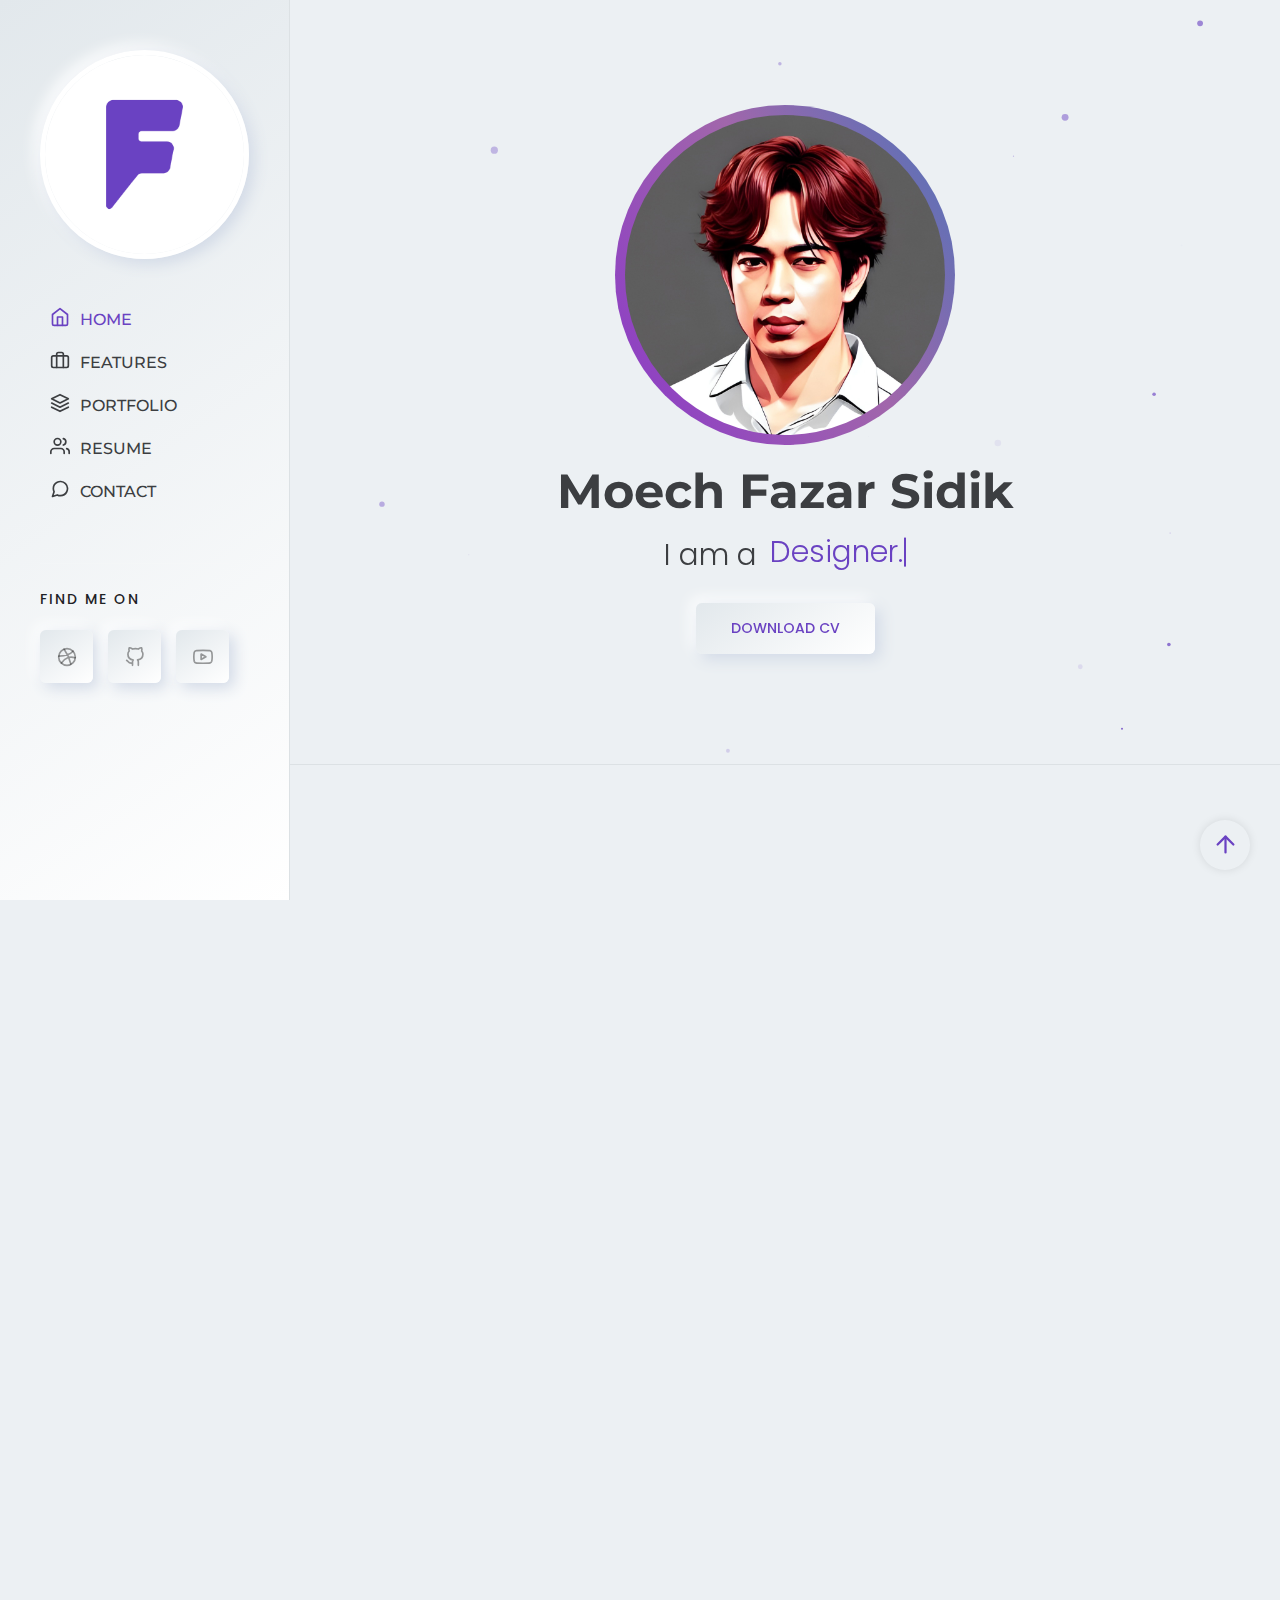
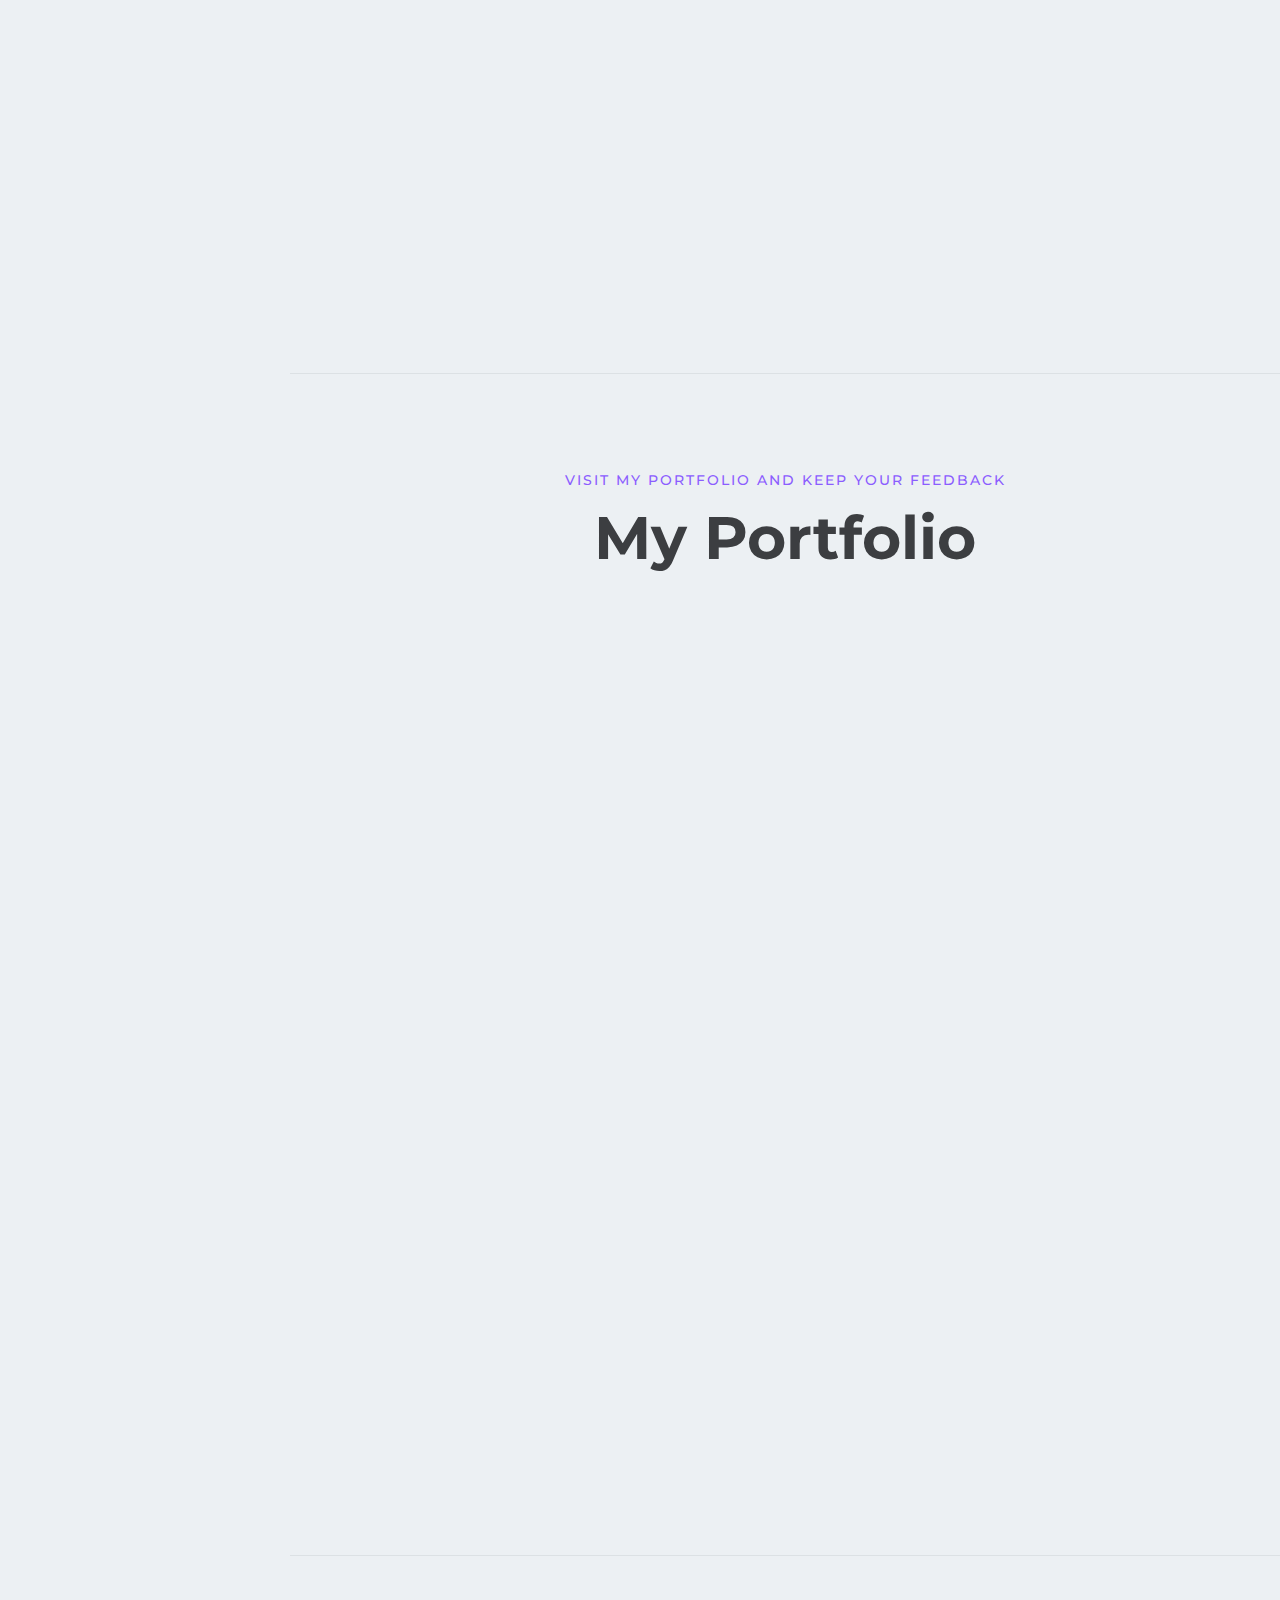
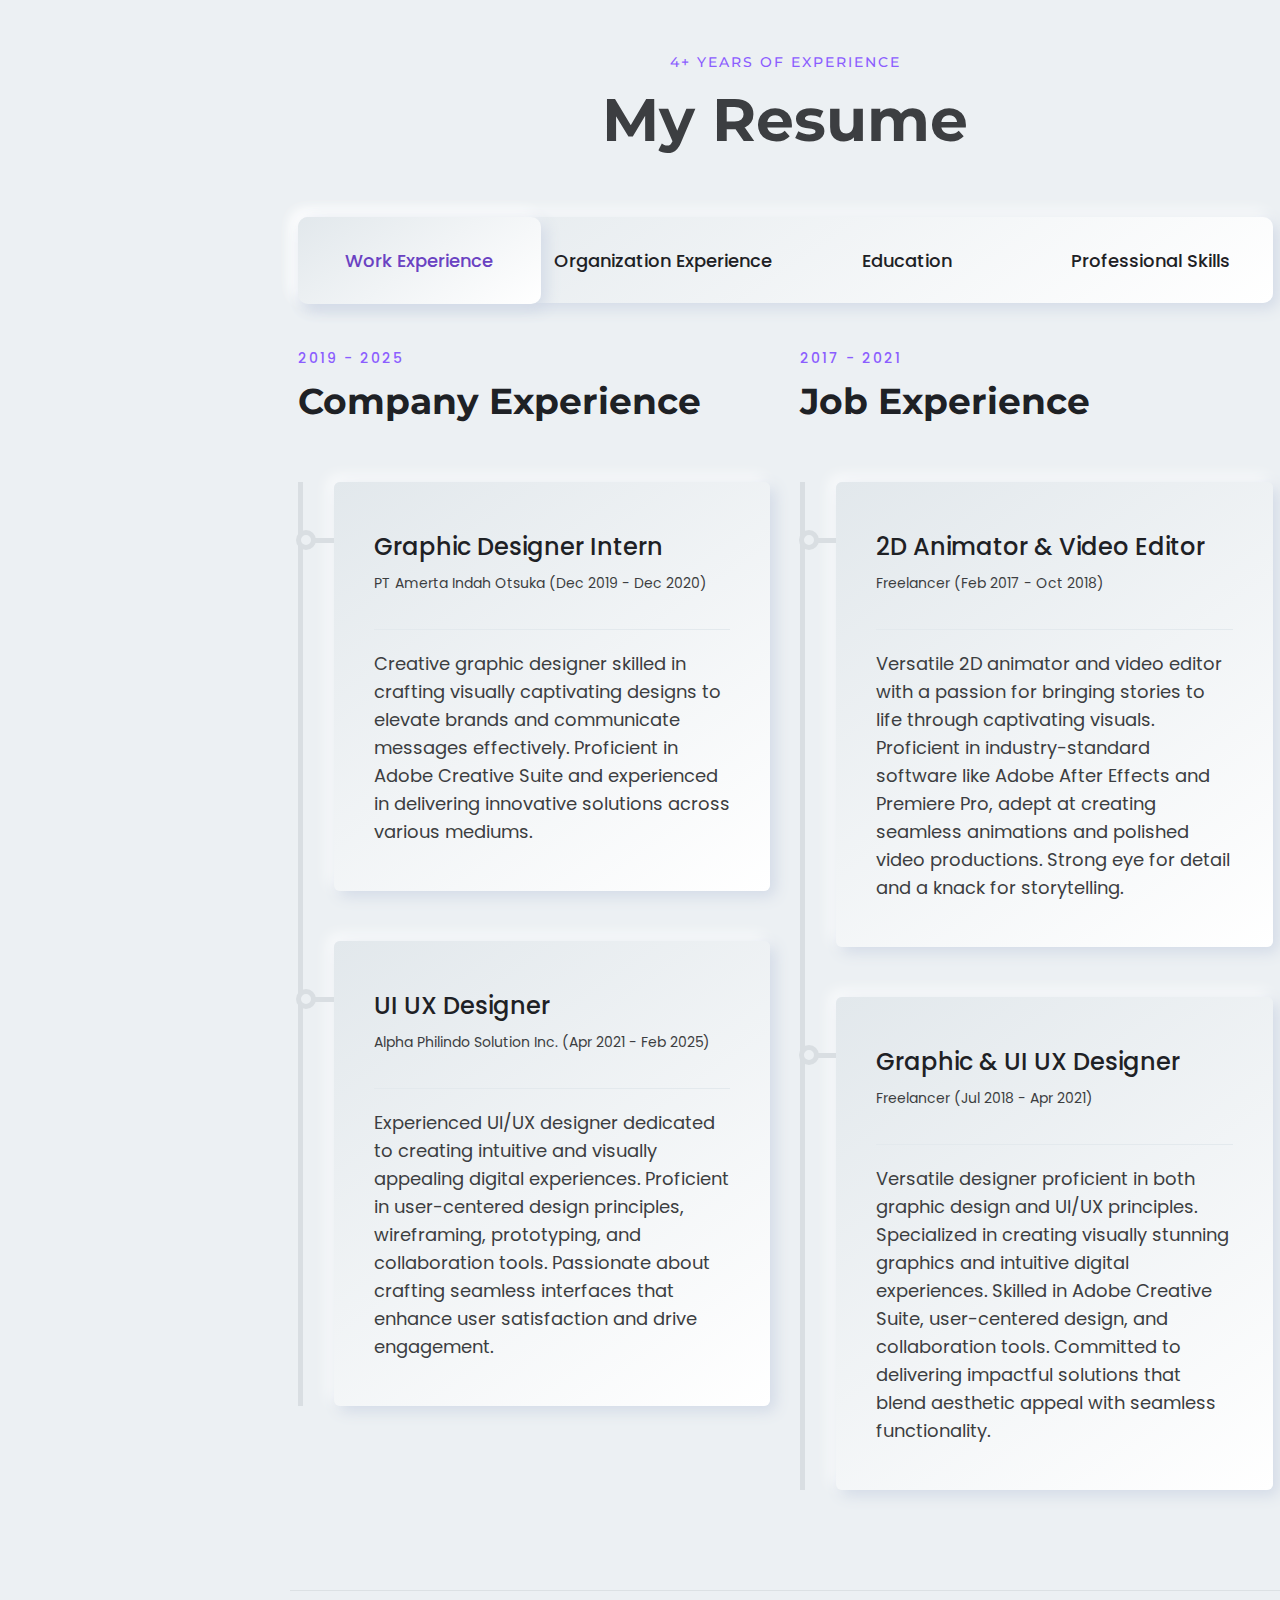
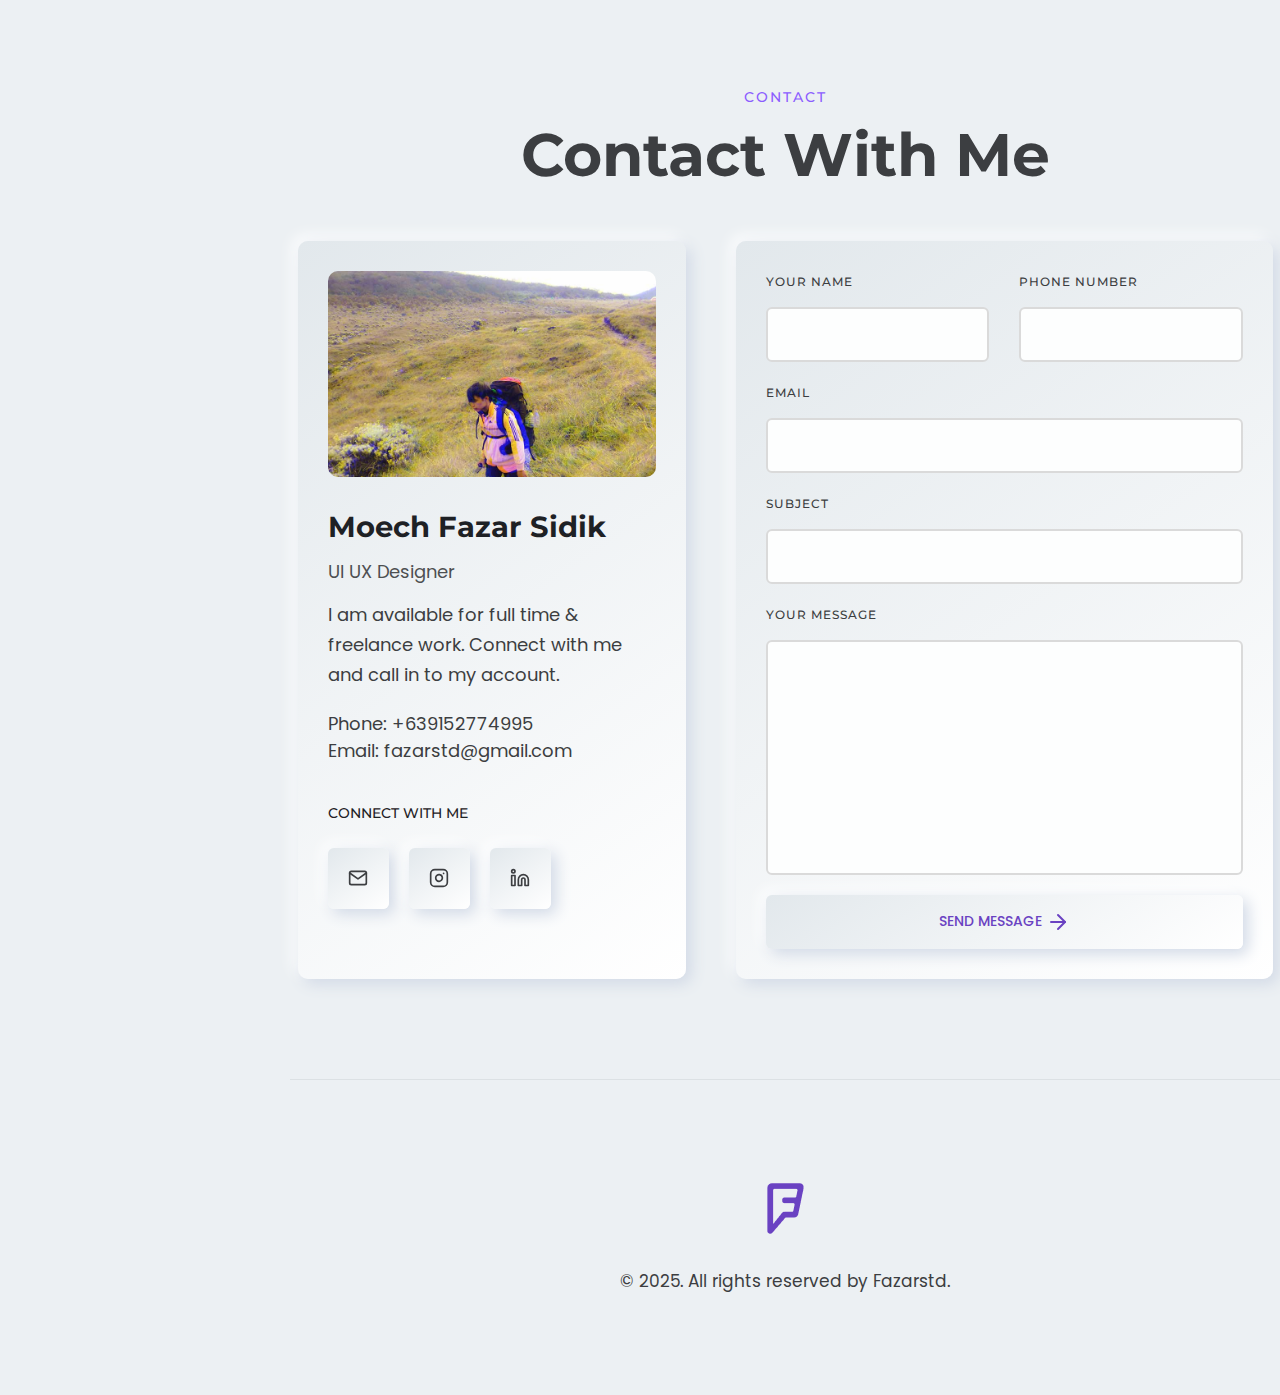
<file: index.html>
<!DOCTYPE html>
<html lang="en">
  <head>
    <!-- Google tag (gtag.js) -->
    <script
      async
      src="https://www.googletagmanager.com/gtag/js?id=G-YL65JRYL7Z"
    ></script>
    <script>
      window.dataLayer = window.dataLayer || [];
      function gtag() {
        dataLayer.push(arguments);
      }
      gtag("js", new Date());

      gtag("config", "G-YL65JRYL7Z");
    </script>

    <!-- Google Tag Manager -->
    <script>
      (function (w, d, s, l, i) {
        w[l] = w[l] || [];
        w[l].push({ "gtm.start": new Date().getTime(), event: "gtm.js" });
        var f = d.getElementsByTagName(s)[0],
          j = d.createElement(s),
          dl = l != "dataLayer" ? "&l=" + l : "";
        j.async = true;
        j.src = "https://www.googletagmanager.com/gtm.js?id=" + i + dl;
        f.parentNode.insertBefore(j, f);
      })(window, document, "script", "dataLayer", "GTM-N2N36LT");
    </script>
    <!-- End Google Tag Manager -->

    <!-- Required meta tags -->
    <meta charset="utf-8" />
    <meta http-equiv="x-ua-compatible" content="ie=edge" />
    <meta
      name="viewport"
      content="width=device-width, initial-scale=1, shrink-to-fit=no"
    />
    <meta name="robots" content="noindex, nofollow" />
    <meta name="googlebot" content="noindex, nofollow" />
    <meta name="googlebot-news" content="noindex" />
    <meta
      name="description"
      itemprop="description"
      content="Elevate user experiences with Moech Fazar Sidik - A passionate UI UX designer creating intuitive interfaces and engaging designs. Explore our portfolio for innovative digital solutions."
    />
    <meta
      name="keywords"
      content="UI design, UX design, user interface, user experience, web design, digital design, interactive design, fazarstd, Moech Fazar Sidik"
    />
    <meta name="author" content="fazarstd" />
    <meta http-equiv="content-language" content="en" />
    <meta content="id" name="geo.country" />
    <meta content="Indonesia" name="geo.placename" />
    <meta property="og:locale" content="id" />
    <meta property="og:title" content="Moech Fazar Sidik - UI UX Designer" />
    <meta
      property="og:description"
      content="Elevate user experiences with Moech Fazar Sidik - A passionate UI UX designer creating intuitive interfaces and engaging designs. Explore our portfolio for innovative digital solutions."
    />
    <meta property="og:type" content="website" />
    <meta property="og:url" content="https://fazarstd.github.io/" />
    <meta
      property="og:image"
      content="https://fazarstd.github.io/images/og-image.jpg"
    />
    <meta
      property="og:image:alt"
      content="Moech Fazar Sidik - UI UX Designer"
    />
    <meta
      property="og:site_name"
      content="Moech Fazar Sidik - UI UX Designer"
    />
    <meta
      name="google-site-verification"
      content="YqNOtGvYATSKDlaZFm5DBm5NZJLsDcGsSj-IIT-bYes"
    />
    <title>Moech Fazar Sidik - UI UX Designer</title>
    <link rel="canonical" href="https://fazarstd.github.io/" />
    <!-- Favicon -->
    <link
      rel="shortcut icon"
      type="image/x-icon"
      href="assets/images/favicon.png"
    />
    <!-- CSS 
    ============================================ -->
    <link rel="stylesheet" href="assets/css/vendor/bootstrap.min.css" />
    <link rel="stylesheet" href="assets/css/vendor/slick.css" />
    <link rel="stylesheet" href="assets/css/vendor/slick-theme.css" />
    <link rel="stylesheet" href="assets/css/vendor/aos.css" />
    <link rel="stylesheet" href="assets/css/plugins/feature.css" />
    <!-- Style css -->
    <link rel="stylesheet" href="assets/css/style.css" />
  </head>

  <body
    class="white-version home-sticky spybody"
    data-spy="scroll"
    data-target=".navbar-example2"
    data-offset="150"
  >
    <!-- Google Tag Manager (noscript) -->
    <noscript
      ><iframe
        src="https://www.googletagmanager.com/ns.html?id=GTM-N2N36LT"
        height="0"
        width="0"
        style="display: none; visibility: hidden"
      ></iframe
    ></noscript>
    <!-- End Google Tag Manager (noscript) -->

    <!-- start Header area -->
    <div class="d-none d-xl-block header-style-2">
      <header
        class="rn-header-area d-flex align-items-start flex-column left-header-style"
      >
        <div class="logo-area">
          <a href="index.html">
            <img
              src="assets/images/logo/fazarstd-logo.png"
              alt="personal-logo"
            />
          </a>
        </div>
        <nav id="sideNavs" class="mainmenu-nav navbar-example2 onepagenav">
          <ul class="primary-menu nav nav-pills">
            <li class="nav-item current">
              <a class="nav-link smoth-animation-two" href="#home"
                ><i data-feather="home"></i> Home</a
              >
            </li>
            <li class="nav-item">
              <a class="nav-link smoth-animation-two" href="#features">
                <i data-feather="briefcase"></i>Features</a
              >
            </li>
            <li class="nav-item">
              <a class="nav-link smoth-animation-two" href="#portfolio"
                ><i data-feather="layers"></i>Portfolio</a
              >
            </li>
            <li class="nav-item">
              <a class="nav-link smoth-animation-two" href="#resume"
                ><i data-feather="users"></i>Resume</a
              >
            </li>
            <li class="nav-item">
              <a class="nav-link smoth-animation-two" href="#contacts"
                ><i data-feather="message-circle"></i>Contact</a
              >
            </li>
          </ul>
        </nav>
        <div class="footer">
          <div class="social-share-style-1">
            <span class="title">find me on</span>
            <ul class="social-share d-flex liststyle">
              <li class="dribbble">
                <a
                  title="dribbble"
                  href="https://dribbble.com/fazarstd"
                  target="_blank"
                >
                  <svg
                    xmlns="http://www.w3.org/2000/svg"
                    width="24"
                    height="24"
                    viewBox="0 0 24 24"
                    fill="none"
                    stroke="currentColor"
                    stroke-width="2"
                    stroke-linecap="round"
                    stroke-linejoin="round"
                    class="feather feather-dribbble"
                  >
                    <circle cx="12" cy="12" r="10"></circle>
                    <path
                      d="M8.56 2.75c4.37 6.03 6.02 9.42 8.03 17.72m2.54-15.38c-3.72 4.35-8.94 5.66-16.88 5.85m19.5 1.9c-3.5-.93-6.63-.82-8.94 0-2.58.92-5.01 2.86-7.44 6.32"
                    ></path>
                  </svg>
                </a>
              </li>
              <li class="github">
                <a
                  title="github"
                  href="https://github.com/fazarstd"
                  target="_blank"
                >
                  <svg
                    xmlns="http://www.w3.org/2000/svg"
                    width="24"
                    height="24"
                    viewBox="0 0 24 24"
                    fill="none"
                    stroke="currentColor"
                    stroke-width="2"
                    stroke-linecap="round"
                    stroke-linejoin="round"
                    class="feather feather-github"
                  >
                    <path
                      d="M9 19c-5 1.5-5-2.5-7-3m14 6v-3.87a3.37 3.37 0 0 0-.94-2.61c3.14-.35 6.44-1.54 6.44-7A5.44 5.44 0 0 0 20 4.77 5.07 5.07 0 0 0 19.91 1S18.73.65 16 2.48a13.38 13.38 0 0 0-7 0C6.27.65 5.09 1 5.09 1A5.07 5.07 0 0 0 5 4.77a5.44 5.44 0 0 0-1.5 3.78c0 5.42 3.3 6.61 6.44 7A3.37 3.37 0 0 0 9 18.13V22"
                    ></path>
                  </svg>
                </a>
              </li>
              <li class="youtube">
                <a
                  title="youtube"
                  href="https://www.youtube.com/@fazarstd"
                  target="_blank"
                >
                  <svg
                    xmlns="http://www.w3.org/2000/svg"
                    width="24"
                    height="24"
                    viewBox="0 0 24 24"
                    fill="none"
                    stroke="currentColor"
                    stroke-width="2"
                    stroke-linecap="round"
                    stroke-linejoin="round"
                    class="feather feather-youtube"
                  >
                    <path
                      d="M22.54 6.42a2.78 2.78 0 0 0-1.94-2C18.88 4 12 4 12 4s-6.88 0-8.6.46a2.78 2.78 0 0 0-1.94 2A29 29 0 0 0 1 11.75a29 29 0 0 0 .46 5.33A2.78 2.78 0 0 0 3.4 19c1.72.46 8.6.46 8.6.46s6.88 0 8.6-.46a2.78 2.78 0 0 0 1.94-2 29 29 0 0 0 .46-5.25 29 29 0 0 0-.46-5.33z"
                    ></path>
                    <polygon
                      points="9.75 15.02 15.5 11.75 9.75 8.48 9.75 15.02"
                    ></polygon>
                  </svg>
                </a>
              </li>
            </ul>
          </div>
        </div>
      </header>
    </div>
    <!-- start Header area end -->

    <!-- Header Mobile Bar  -->
    <div class="header-style-2 d-block d-xl-none">
      <div class="row align-items-center">
        <div class="col-6">
          <div class="logo">
            <a href="index.html">
              <img src="assets/images/logo/fazarstd-mobile.png" alt="Logo" />
            </a>
          </div>
        </div>
        <div class="col-6">
          <div class="header-right text-end">
            <div class="hamberger-menu">
              <i id="menuBtn" class="feather-menu humberger-menu"></i>
            </div>
          </div>
        </div>
      </div>
    </div>
    <!-- Header Mobile Bar  -->

    <!-- Start Popup Mobile Menu  -->
    <div class="popup-mobile-menu">
      <div class="inner">
        <div class="menu-top">
          <div class="menu-header">
            <a class="logo" href="index.html">
              <img
                src="assets/images/logo/fazarstd-logo-mobile.png"
                alt="Personal Portfolio"
              />
            </a>
            <div class="close-button">
              <button class="close-menu-activation close">
                <i data-feather="x"></i>
              </button>
            </div>
          </div>
          <p class="discription">
            UI/UX Designer: Crafting Exceptional Digital Experiences with
            Precision and Innovation.
          </p>
        </div>
        <div class="content">
          <ul class="primary-menu nav nav-pills">
            <li class="nav-item">
              <a class="nav-link smoth-animation-two active" href="#home"
                >Home</a
              >
            </li>
            <li class="nav-item">
              <a class="nav-link smoth-animation-two" href="#features"
                >Features</a
              >
            </li>
            <li class="nav-item">
              <a class="nav-link smoth-animation-two" href="#portfolio"
                >Portfolio</a
              >
            </li>
            <li class="nav-item">
              <a class="nav-link smoth-animation-two" href="#resume">Resume</a>
            </li>
            <li class="nav-item">
              <a class="nav-link smoth-animation-two" href="#contacts"
                >Contact</a
              >
            </li>
          </ul>
          <!-- social sharea area -->
          <div class="social-share-style-1 mt--40">
            <span class="title">find me on</span>
            <ul class="social-share d-flex liststyle">
              <li class="dribbble">
                <a
                  title="dribbble"
                  href="https://dribbble.com/fazarstd"
                  target="_blank"
                >
                  <svg
                    xmlns="http://www.w3.org/2000/svg"
                    width="24"
                    height="24"
                    viewBox="0 0 24 24"
                    fill="none"
                    stroke="currentColor"
                    stroke-width="2"
                    stroke-linecap="round"
                    stroke-linejoin="round"
                    class="feather feather-dribbble"
                  >
                    <circle cx="12" cy="12" r="10"></circle>
                    <path
                      d="M8.56 2.75c4.37 6.03 6.02 9.42 8.03 17.72m2.54-15.38c-3.72 4.35-8.94 5.66-16.88 5.85m19.5 1.9c-3.5-.93-6.63-.82-8.94 0-2.58.92-5.01 2.86-7.44 6.32"
                    ></path>
                  </svg>
                </a>
              </li>
              <li class="github">
                <a
                  title="github"
                  href="https://github.com/fazarstd"
                  target="_blank"
                >
                  <svg
                    xmlns="http://www.w3.org/2000/svg"
                    width="24"
                    height="24"
                    viewBox="0 0 24 24"
                    fill="none"
                    stroke="currentColor"
                    stroke-width="2"
                    stroke-linecap="round"
                    stroke-linejoin="round"
                    class="feather feather-github"
                  >
                    <path
                      d="M9 19c-5 1.5-5-2.5-7-3m14 6v-3.87a3.37 3.37 0 0 0-.94-2.61c3.14-.35 6.44-1.54 6.44-7A5.44 5.44 0 0 0 20 4.77 5.07 5.07 0 0 0 19.91 1S18.73.65 16 2.48a13.38 13.38 0 0 0-7 0C6.27.65 5.09 1 5.09 1A5.07 5.07 0 0 0 5 4.77a5.44 5.44 0 0 0-1.5 3.78c0 5.42 3.3 6.61 6.44 7A3.37 3.37 0 0 0 9 18.13V22"
                    ></path>
                  </svg>
                </a>
              </li>
              <li class="youtube">
                <a
                  title="youtube"
                  href="https://www.youtube.com/@fazarstd"
                  target="_blank"
                >
                  <svg
                    xmlns="http://www.w3.org/2000/svg"
                    width="24"
                    height="24"
                    viewBox="0 0 24 24"
                    fill="none"
                    stroke="currentColor"
                    stroke-width="2"
                    stroke-linecap="round"
                    stroke-linejoin="round"
                    class="feather feather-youtube"
                  >
                    <path
                      d="M22.54 6.42a2.78 2.78 0 0 0-1.94-2C18.88 4 12 4 12 4s-6.88 0-8.6.46a2.78 2.78 0 0 0-1.94 2A29 29 0 0 0 1 11.75a29 29 0 0 0 .46 5.33A2.78 2.78 0 0 0 3.4 19c1.72.46 8.6.46 8.6.46s6.88 0 8.6-.46a2.78 2.78 0 0 0 1.94-2 29 29 0 0 0 .46-5.25 29 29 0 0 0-.46-5.33z"
                    ></path>
                    <polygon
                      points="9.75 15.02 15.5 11.75 9.75 8.48 9.75 15.02"
                    ></polygon>
                  </svg>
                </a>
              </li>
            </ul>
          </div>
          <!-- end -->
        </div>
      </div>
    </div>
    <!-- End Popup Mobile Menu  -->

    <main class="page-wrapper-two">
      <!-- start slider area -->
      <section
        id="home"
        class="slider-style-5 rn-section-gap pb--110 align-items-center with-particles"
      >
        <div id="particles-js"></div>
        <div class="container">
          <div class="row">
            <div class="col-lg-12">
              <div class="banner-inner">
                <div class="thumbnail gradient-border gradient-animation">
                  <img
                    id="border"
                    class="gradient-border"
                    src="assets/images/slider/banner-06.jpg"
                    alt=""
                  />
                </div>
                <h1>Moech Fazar Sidik</h1>
                <!-- type headline start-->
                <span class="cd-headline clip is-full-width">
                  <span>I am a</span>
                  <!-- ROTATING TEXT -->
                  <span class="cd-words-wrapper">
                    <b class="is-visible">Designer.</b>
                    <b class="is-hidden">Developer.</b>
                    <b class="is-hidden">Investor.</b>
                  </span>
                </span>
                <!-- type headline end -->
                <div class="button-area">
                  <a
                    class="rn-btn"
                    href="https://docs.google.com/document/d/1zIbWjgCG5NiPDFVf2T0Yn0woKKmrpVGmPoOsR-4g89c/edit?usp=sharing"
                    target="_blank"
                    ><span>DOWNLOAD CV</span></a
                  >
                </div>
              </div>
            </div>
          </div>
        </div>
      </section>
      <!-- start slider area End -->

      <!-- Start Service Area -->
      <div
        class="rn-service-area rn-section-gap section-separator"
        id="features"
      >
        <div class="container">
          <div class="row">
            <div class="col-lg-12">
              <div
                class="section-title text-center"
                data-aos="fade-up"
                data-aos-duration="500"
                data-aos-delay="100"
                data-aos-once="true"
              >
                <span class="subtitle">Features</span>
                <h2 class="title">What I Do</h2>
              </div>
            </div>
          </div>
          <div class="row row--25 mt_md--10 mt_sm--10">
            <!-- Start Single Service -->
            <div
              data-aos="fade-up"
              data-aos-duration="500"
              data-aos-delay="100"
              data-aos-once="true"
              class="col-lg-6 col-xl-4 col-md-6 col-sm-12 col-12 mt--50 mt_md--30 mt_sm--30"
            >
              <div class="rn-service">
                <div class="inner">
                  <div class="icon">
                    <i data-feather="layout"></i>
                  </div>
                  <div class="content">
                    <h4 class="title"><a href="#">UI UX Design</a></h4>
                    <p class="description">
                      Design and develop an attractive application user
                      interface that meets user needs.
                    </p>
                    <a class="read-more-button" href="#"
                      ><i class="feather-arrow-right"></i
                    ></a>
                  </div>
                </div>
                <a class="over-link" href="#"></a>
              </div>
            </div>
            <!-- End Single Service -->
            <!-- Start Single Service -->
            <div
              data-aos="fade-up"
              data-aos-duration="500"
              data-aos-delay="300"
              data-aos-once="true"
              class="col-lg-6 col-xl-4 col-md-6 col-sm-12 col-12 mt--50 mt_md--30 mt_sm--30"
            >
              <div class="rn-service">
                <div class="inner">
                  <div class="icon">
                    <i data-feather="pen-tool"></i>
                  </div>
                  <div class="content">
                    <h4 class="title"><a href="#">Graphic Design</a></h4>
                    <p class="description">
                      Visualize information into a visual display design that is
                      attractive and easy to understand.
                    </p>
                    <a class="read-more-button" href="#"
                      ><i class="feather-arrow-right"></i
                    ></a>
                  </div>
                </div>
                <a class="over-link" href="#"></a>
              </div>
            </div>
            <!-- End Single Service -->
            <!-- Start Single Service -->
            <div
              data-aos="fade-up"
              data-aos-duration="500"
              data-aos-delay="500"
              data-aos-once="true"
              class="col-lg-6 col-xl-4 col-md-6 col-sm-12 col-12 mt--50 mt_md--30 mt_sm--30"
            >
              <div class="rn-service">
                <div class="inner">
                  <div class="icon">
                    <i data-feather="skip-forward"></i>
                  </div>
                  <div class="content">
                    <h4 class="title"><a href="#">Animation Design</a></h4>
                    <p class="description">
                      Visualize information into 2D animated designs that are
                      attractive and easy to understand.
                    </p>
                    <a class="read-more-button" href="#"
                      ><i class="feather-arrow-right"></i
                    ></a>
                  </div>
                </div>
                <a class="over-link" href="#"></a>
              </div>
            </div>
            <!-- End Single Service -->
            <!-- Start Single Service -->
            <div
              data-aos="fade-up"
              data-aos-duration="500"
              data-aos-delay="700"
              data-aos-once="true"
              class="col-lg-6 col-xl-4 col-md-6 col-sm-12 col-12 mt--50 mt_md--30 mt_sm--30"
            >
              <div class="rn-service">
                <div class="inner">
                  <div class="icon">
                    <i data-feather="video"></i>
                  </div>
                  <div class="content">
                    <h4 class="title"><a href="#">Video Editing</a></h4>
                    <p class="description">
                      Create various videos edits according to your needs with
                      satisfying results.
                    </p>
                    <a class="read-more-button" href="#"
                      ><i class="feather-arrow-right"></i
                    ></a>
                  </div>
                </div>
                <a class="over-link" href="#"></a>
              </div>
            </div>
            <!-- End Single Service -->
            <!-- Start Single Service -->
            <div
              data-aos="fade-up"
              data-aos-duration="500"
              data-aos-delay="900"
              data-aos-once="true"
              class="col-lg-6 col-xl-4 col-md-6 col-sm-12 col-12 mt--50 mt_md--30 mt_sm--30"
            >
              <div class="rn-service">
                <div class="inner">
                  <div class="icon">
                    <i data-feather="code"></i>
                  </div>
                  <div class="content">
                    <h4 class="title"><a href="#">Web Development</a></h4>
                    <p class="description">
                      Build and develop your dream website with the latest
                      technology according to your needs.
                    </p>
                    <a class="read-more-button" href="#"
                      ><i class="feather-arrow-right"></i
                    ></a>
                  </div>
                </div>
                <a class="over-link" href="#"></a>
              </div>
            </div>
            <!-- End SIngle Service -->
            <!-- Start Single Service -->
            <div
              data-aos="fade-up"
              data-aos-duration="500"
              data-aos-delay="1100"
              data-aos-once="true"
              class="col-lg-6 col-xl-4 col-md-6 col-sm-12 col-12 mt--50 mt_md--30 mt_sm--30"
            >
              <div class="rn-service">
                <div class="inner">
                  <div class="icon">
                    <i data-feather="trending-up"></i>
                  </div>
                  <div class="content">
                    <h4 class="title"><a href="#">Financial Plan</a></h4>
                    <p class="description">
                      Make your financial plan starting now to achieve your
                      financial freedom.
                    </p>
                    <a class="read-more-button" href="#"
                      ><i class="feather-arrow-right"></i
                    ></a>
                  </div>
                </div>
                <a class="over-link" href="#"></a>
              </div>
            </div>
            <!-- End Single Service -->
          </div>
        </div>
      </div>
      <!-- End Service Area  -->

      <!-- Start Portfolio Area -->
      <div
        class="rn-portfolio-area rn-section-gap section-separator"
        id="portfolio"
      >
        <div class="container">
          <div class="row">
            <div class="col-lg-12">
              <div class="section-title text-center">
                <span class="subtitle"
                  >Visit my portfolio and keep your feedback</span
                >
                <h2 class="title">My Portfolio</h2>
              </div>
            </div>
          </div>

          <div class="row row--25 mt--10 mt_md--10 mt_sm--10">
            <!-- Start Single Portfolio -->
            <div
              data-aos="fade-up"
              data-aos-delay="100"
              data-aos-once="true"
              class="col-lg-6 col-xl-4 col-md-6 col-12 mt--50 mt_md--30 mt_sm--30"
            >
              <div
                class="rn-portfolio"
                data-bs-toggle="modal"
                data-bs-target="#modal01"
              >
                <div class="inner">
                  <div class="thumbnail">
                    <a href="javascript:void(0)">
                      <img
                        src="assets/images/portfolio/portfolio-01.jpg"
                        alt="Personal Portfolio Images"
                      />
                    </a>
                  </div>
                  <div class="content">
                    <div class="category-info">
                      <div class="category-list">
                        <a href="javascript:void(0)">Design</a>
                      </div>
                      <div class="meta">
                        <span
                          ><a href="javascript:void(0)"
                            ><i class="feather-heart"></i
                          ></a>
                          600</span
                        >
                      </div>
                    </div>
                    <h4 class="title">
                      <a href="javascript:void(0)"
                        >Mobile app design for X Speed<i
                          class="feather-arrow-up-right"
                        ></i
                      ></a>
                    </h4>
                  </div>
                </div>
              </div>
            </div>
            <!-- End Single Portfolio -->

            <!-- Start Single Portfolio -->
            <div
              data-aos="fade-up"
              data-aos-delay="300"
              data-aos-once="true"
              class="col-lg-6 col-xl-4 col-md-6 col-12 mt--50 mt_md--30 mt_sm--30"
            >
              <div
                class="rn-portfolio"
                data-bs-toggle="modal"
                data-bs-target="#modal02"
              >
                <div class="inner">
                  <div class="thumbnail">
                    <a href="javascript:void(0)">
                      <img
                        src="assets/images/portfolio/portfolio-02.jpg"
                        alt="Personal Portfolio Images"
                      />
                    </a>
                  </div>
                  <div class="content">
                    <div class="category-info">
                      <div class="category-list">
                        <a href="javascript:void(0)">Design</a>
                      </div>
                      <div class="meta">
                        <span
                          ><a href="javascript:void(0)"
                            ><i class="feather-heart"></i
                          ></a>
                          750</span
                        >
                      </div>
                    </div>
                    <h4 class="title">
                      <a href="javascript:void(0)"
                        >Mobile app design for CurugSMI<i
                          class="feather-arrow-up-right"
                        ></i
                      ></a>
                    </h4>
                  </div>
                </div>
              </div>
            </div>
            <!-- End Single Portfolio -->

            <!-- Start Single Portfolio -->
            <div
              data-aos="fade-up"
              data-aos-delay="500"
              data-aos-once="true"
              class="col-lg-6 col-xl-4 col-md-6 col-12 mt--50 mt_md--30 mt_sm--30"
            >
              <div
                class="rn-portfolio"
                data-bs-toggle="modal"
                data-bs-target="#modal03"
              >
                <div class="inner">
                  <div class="thumbnail">
                    <a href="javascript:void(0)">
                      <img
                        src="assets/images/portfolio/portfolio-03.jpg"
                        alt="Personal Portfolio Images"
                      />
                    </a>
                  </div>
                  <div class="content">
                    <div class="category-info">
                      <div class="category-list">
                        <a href="javascript:void(0)">Design</a>
                      </div>
                      <div class="meta">
                        <span
                          ><a href="javascript:void(0)"
                            ><i class="feather-heart"></i
                          ></a>
                          630</span
                        >
                      </div>
                    </div>
                    <h4 class="title">
                      <a href="javascript:void(0)"
                        >Mobile app design for MATA<i
                          class="feather-arrow-up-right"
                        ></i
                      ></a>
                    </h4>
                  </div>
                </div>
              </div>
            </div>
            <!-- End Single Portfolio -->

            <!-- Start Single Portfolio -->
            <div
              data-aos="fade-up"
              data-aos-delay="700"
              data-aos-once="true"
              class="col-lg-6 col-xl-4 col-md-6 col-12 mt--50 mt_md--30 mt_sm--30"
            >
              <div
                class="rn-portfolio"
                data-bs-toggle="modal"
                data-bs-target="#modal04"
              >
                <div class="inner">
                  <div class="thumbnail">
                    <a href="javascript:void(0)">
                      <img
                        src="assets/images/portfolio/portfolio-04.jpg"
                        alt="Personal Portfolio Images"
                      />
                    </a>
                  </div>
                  <div class="content">
                    <div class="category-info">
                      <div class="category-list">
                        <a href="javascript:void(0)">Design</a>
                      </div>
                      <div class="meta">
                        <span
                          ><a href="javascript:void(0)"
                            ><i class="feather-heart"></i
                          ></a>
                          360</span
                        >
                      </div>
                    </div>
                    <h4 class="title">
                      <a href="javascript:void(0)"
                        >Website design for E-Procurement<i
                          class="feather-arrow-up-right"
                        ></i
                      ></a>
                    </h4>
                  </div>
                </div>
              </div>
            </div>
            <!-- End Single Portfolio -->

            <!-- Start Single Portfolio -->
            <div
              data-aos="fade-up"
              data-aos-delay="900"
              data-aos-once="true"
              class="col-lg-6 col-xl-4 col-md-6 col-12 mt--50 mt_md--30 mt_sm--30"
            >
              <div
                class="rn-portfolio"
                data-bs-toggle="modal"
                data-bs-target="#modal05"
              >
                <div class="inner">
                  <div class="thumbnail">
                    <a href="javascript:void(0)">
                      <img
                        src="assets/images/portfolio/portfolio-05.jpg"
                        alt="Personal Portfolio Images"
                      />
                    </a>
                  </div>
                  <div class="content">
                    <div class="category-info">
                      <div class="category-list">
                        <a href="javascript:void(0)">Design</a>
                      </div>
                      <div class="meta">
                        <span
                          ><a href="javascript:void(0)"
                            ><i class="feather-heart"></i
                          ></a>
                          280</span
                        >
                      </div>
                    </div>
                    <h4 class="title">
                      <a href="javascript:void(0)"
                        >User Interface Design for UMMI mobile app<i
                          class="feather-arrow-up-right"
                        ></i
                      ></a>
                    </h4>
                  </div>
                </div>
              </div>
            </div>
            <!-- End Single Portfolio -->

            <!-- Start Single Portfolio -->
            <div
              data-aos="fade-up"
              data-aos-delay="1100"
              data-aos-once="true"
              class="col-lg-6 col-xl-4 col-md-6 col-12 mt--50 mt_md--30 mt_sm--30"
            >
              <div
                class="rn-portfolio"
                data-bs-toggle="modal"
                data-bs-target="#modal06"
              >
                <div class="inner">
                  <div class="thumbnail">
                    <a href="javascript:void(0)">
                      <img
                        src="assets/images/portfolio/portfolio-06.jpg"
                        alt="Personal Portfolio Images"
                      />
                    </a>
                  </div>
                  <div class="content">
                    <div class="category-info">
                      <div class="category-list">
                        <a href="javascript:void(0)">Design</a>
                      </div>
                      <div class="meta">
                        <span
                          ><a href="javascript:void(0)"
                            ><i class="feather-heart"></i
                          ></a>
                          690</span
                        >
                      </div>
                    </div>
                    <h4 class="title">
                      <a href="javascript:void(0)"
                        >Mobile app design for Ruang Riung<i
                          class="feather-arrow-up-right"
                        ></i
                      ></a>
                    </h4>
                  </div>
                </div>
              </div>
            </div>
            <!-- End Single Portfolio -->
          </div>
        </div>
      </div>
      <!-- End portfolio Area -->
      <!-- Start Resume Area -->
      <div class="rn-resume-area rn-section-gap section-separator" id="resume">
        <div class="container">
          <div class="row">
            <div class="col-lg-12">
              <div class="section-title text-center">
                <span class="subtitle">4+ Years of Experience</span>
                <h2 class="title">My Resume</h2>
              </div>
            </div>
          </div>
          <div class="row mt--45">
            <div class="col-lg-12">
              <ul class="rn-nav-list nav nav-tabs" id="myTabs" role="tablist">
                <li class="nav-item">
                  <a
                    class="nav-link active"
                    id="experience-tab"
                    data-bs-toggle="tab"
                    href="#experience"
                    role="tab"
                    aria-controls="experience"
                    aria-selected="true"
                    >Work Experience</a
                  >
                </li>
                <li class="nav-item">
                  <a
                    class="nav-link"
                    id="interview-tab"
                    data-bs-toggle="tab"
                    href="#interview"
                    role="tab"
                    aria-controls="interview"
                    aria-selected="false"
                    >Organization Experience</a
                  >
                </li>
                <li class="nav-item">
                  <a
                    class="nav-link"
                    id="education-tab"
                    data-bs-toggle="tab"
                    href="#education"
                    role="tab"
                    aria-controls="education"
                    aria-selected="false"
                    >Education</a
                  >
                </li>
                <li class="nav-item">
                  <a
                    class="nav-link"
                    id="professional-tab"
                    data-bs-toggle="tab"
                    href="#professional"
                    role="tab"
                    aria-controls="professional"
                    aria-selected="false"
                    >Professional Skills</a
                  >
                </li>
              </ul>

              <!-- Start Tab Content Wrapper  -->
              <div class="rn-nav-content tab-content" id="myTabContents">
                <!-- Start Single Tab  -->
                <div
                  class="tab-pane show active fade"
                  id="experience"
                  role="tabpanel"
                  aria-labelledby="experience-tab"
                >
                  <div class="personal-experience-inner mt--40">
                    <div class="row">
                      <!-- Start Skill List Area  -->
                      <div class="col-lg-6 col-md-12 col-12">
                        <div class="content">
                          <span class="subtitle">2019 - 2025</span>
                          <h4 class="maintitle">Company Experience</h4>
                          <div class="experience-list">
                            <!-- Start Single List  -->
                            <div class="resume-single-list">
                              <div class="inner">
                                <div class="heading">
                                  <div class="title">
                                    <h4>Graphic Designer Intern</h4>
                                    <span>PT Amerta Indah Otsuka (Dec 2019 - Dec 2020)</span>
                                  </div>
                                  <!-- <div class="date-of-time">
                                                                    <span>4.30/5</span>
                                                                </div> -->
                                </div>
                                <p class="description">
                                  Creative graphic designer skilled in crafting
                                  visually captivating designs to elevate brands
                                  and communicate messages effectively.
                                  Proficient in Adobe Creative Suite and
                                  experienced in delivering innovative solutions
                                  across various mediums.
                                </p>
                              </div>
                            </div>
                            <!-- End Single List  -->

                            <!-- Start Single List  -->
                            <div class="resume-single-list">
                              <div class="inner">
                                <div class="heading">
                                  <div class="title">
                                    <h4>UI UX Designer</h4>
                                    <span>Alpha Philindo Solution Inc. (Apr 2021 - Feb 2025)</span>
                                  </div>
                                  <!-- <div class="date-of-time">
                                                                    <span>4.50/5</span>
                                                                </div> -->
                                </div>
                                <p class="description">
                                  Experienced UI/UX designer dedicated to
                                  creating intuitive and visually appealing
                                  digital experiences. Proficient in
                                  user-centered design principles, wireframing,
                                  prototyping, and collaboration tools.
                                  Passionate about crafting seamless interfaces
                                  that enhance user satisfaction and drive
                                  engagement.
                                </p>
                              </div>
                            </div>
                            <!-- End Single List  -->
                          </div>
                        </div>
                      </div>
                      <!-- End Skill List Area  -->

                      <!-- Start Skill List Area 2nd  -->
                      <div
                        class="col-lg-6 col-md-12 col-12 mt_md--60 mt_sm--60"
                      >
                        <div class="content">
                          <span class="subtitle">2017 - 2021</span>
                          <h4 class="maintitle">Job Experience</h4>
                          <div class="experience-list">
                            <!-- Start Single List  -->
                            <div class="resume-single-list">
                              <div class="inner">
                                <div class="heading">
                                  <div class="title">
                                    <h4>2D Animator & Video Editor</h4>
                                    <span>Freelancer (Feb 2017 - Oct 2018)</span>
                                  </div>
                                  <!-- <div class="date-of-time">
                                                                    <span>4.70/5</span>
                                                                </div> -->
                                </div>
                                <p class="description">
                                  Versatile 2D animator and video editor with a
                                  passion for bringing stories to life through
                                  captivating visuals. Proficient in
                                  industry-standard software like Adobe After
                                  Effects and Premiere Pro, adept at creating
                                  seamless animations and polished video
                                  productions. Strong eye for detail and a knack
                                  for storytelling.
                                </p>
                              </div>
                            </div>
                            <!-- End Single List  -->

                            <!-- Start Single List  -->
                            <div class="resume-single-list">
                              <div class="inner">
                                <div class="heading">
                                  <div class="title">
                                    <h4>Graphic & UI UX Designer</h4>
                                    <span>Freelancer (Jul 2018 - Apr 2021)</span>
                                  </div>
                                  <!-- <div class="date-of-time">
                                                                    <span>4.95/5</span>
                                                                </div> -->
                                </div>
                                <p class="description">
                                  Versatile designer proficient in both graphic
                                  design and UI/UX principles. Specialized in
                                  creating visually stunning graphics and
                                  intuitive digital experiences. Skilled in
                                  Adobe Creative Suite, user-centered design,
                                  and collaboration tools. Committed to
                                  delivering impactful solutions that blend
                                  aesthetic appeal with seamless functionality.
                                </p>
                              </div>
                            </div>
                            <!-- End Single List  -->
                          </div>
                        </div>
                      </div>
                      <!-- End Skill List Area  -->
                    </div>
                  </div>
                </div>
                <!-- End Single Tab  -->

                <!-- Start Single Tab  -->
                <div
                  class="tab-pane fade"
                  id="interview"
                  role="tabpanel"
                  aria-labelledby="interview-tab"
                >
                  <div class="personal-experience-inner mt--40">
                    <div class="row">
                      <!-- Start Skill List Area  -->
                      <div class="col-lg-6 col-md-12 col-12">
                        <div class="content">
                          <span class="subtitle">2016 - 2019</span>
                          <h4 class="maintitle">Campus Organizations</h4>
                          <div class="experience-list">
                            <!-- Start Single List  -->
                            <div
                              data-aos="fade-up"
                              data-aos-duration="500"
                              data-aos-delay="300"
                              data-aos-once="true"
                              class="resume-single-list"
                            >
                              <div class="inner">
                                <div class="heading">
                                  <div class="title">
                                    <h4>Treasurer</h4>
                                    <span
                                      >UMMI Nature Activist Student (Dec 2016 -
                                      Dec 2017)</span
                                    >
                                  </div>
                                  <!-- <div class="date-of-time">
                                                                    <span>4.30/5</span>
                                                                </div> -->
                                </div>
                                <p class="description">
                                  Detail-oriented treasurer adept at managing
                                  financial operations with precision and
                                  integrity. Experienced in budgeting, financial
                                  reporting, and risk assessment. Proficient in
                                  financial software and dedicated to ensuring
                                  transparency and accountability in all
                                  financial matters.
                                </p>
                              </div>
                            </div>
                            <!-- End Single List  -->

                            <!-- Start Single List  -->
                            <div
                              data-aos="fade-up"
                              data-aos-duration="500"
                              data-aos-delay="500"
                              data-aos-once="true"
                              class="resume-single-list"
                            >
                              <div class="inner">
                                <div class="heading">
                                  <div class="title">
                                    <h4>Treasurer</h4>
                                    <span
                                      >UMMI Student Representative Council
                                      (April 2018 - April 2019)</span
                                    >
                                  </div>
                                  <!-- <div class="date-of-time">
                                                                    <span>4.50/5</span>
                                                                </div> -->
                                </div>
                                <p class="description">
                                  Diligent treasurer with a strong financial
                                  acumen and attention to detail. Proficient in
                                  budget management, financial reporting, and
                                  strategic planning. Adept at ensuring fiscal
                                  responsibility and transparency within an
                                  organization, promoting sound financial
                                  health.
                                </p>
                              </div>
                            </div>
                            <!-- End Single List  -->
                          </div>
                        </div>
                      </div>
                      <!-- End Skill List Area  -->

                      <!-- Start Skill List Area 2nd  -->
                      <div
                        class="col-lg-6 col-md-12 col-12 mt_md--60 mt_sm--60"
                      >
                        <div class="content">
                          <span class="subtitle">2018</span>
                          <h4 class="maintitle">Campus Activities</h4>
                          <div class="experience-list">
                            <!-- Start Single List  -->
                            <div
                              data-aos="fade-up"
                              data-aos-duration="500"
                              data-aos-delay="500"
                              data-aos-once="true"
                              class="resume-single-list"
                            >
                              <div class="inner">
                                <div class="heading">
                                  <div class="title">
                                    <h4>Leader</h4>
                                    <span
                                      >Community Service Program (Jul - Aug
                                      2018)</span
                                    >
                                  </div>
                                  <!-- <div class="date-of-time">
                                                                    <span>4.70/5</span>
                                                                </div> -->
                                </div>
                                <p class="description">
                                  Inspiring leader with a proven track record of
                                  guiding teams toward success. Skilled in
                                  fostering collaboration, empowering
                                  individuals, and driving results. Visionary
                                  strategist with a knack for motivating others
                                  to achieve their fullest potential and surpass
                                  organizational goals.
                                </p>
                              </div>
                            </div>
                            <!-- End Single List  -->
                          </div>
                        </div>
                      </div>
                      <!-- End Skill List Area  -->
                    </div>
                  </div>
                </div>
                <!-- End Single Tab  -->
                <!-- Start Single Tab  -->
                <div
                  class="tab-pane fade single-tab-area"
                  id="education"
                  role="tabpanel"
                  aria-labelledby="education-tab"
                >
                  <div class="personal-experience-inner mt--40">
                    <div class="row">
                      <!-- Start Skill List Area  -->
                      <div class="col-lg-6 col-md-12 col-12">
                        <div class="content">
                          <span class="subtitle">2012 - 2019</span>
                          <h4 class="maintitle">Education Quality</h4>
                          <div class="experience-list">
                            <!-- Start Single List  -->
                            <div class="resume-single-list">
                              <div class="inner">
                                <div class="heading">
                                  <div class="title">
                                    <h4>Science Major</h4>
                                    <span
                                      >Jampangkulon Senior High School (2012 -
                                      2015)</span
                                    >
                                  </div>
                                  <!-- <div class="date-of-time">
                                                                    <span>4.30/5</span>
                                                                </div> -->
                                </div>
                                <p class="description">
                                  Passionate science major dedicated to
                                  exploring the wonders of the natural world.
                                  Proficient in analytical thinking, research
                                  methodologies, and scientific inquiry.
                                  Committed to advancing knowledge and solving
                                  complex problems through rigorous study and
                                  experimentation.
                                </p>
                              </div>
                            </div>
                            <!-- End Single List  -->

                            <!-- Start Single List  -->
                            <div class="resume-single-list">
                              <div class="inner">
                                <div class="heading">
                                  <div class="title">
                                    <h4>Informatics Engineering</h4>
                                    <span
                                      >Muhammadiyah University of Sukabumi (2015
                                      - 2019)</span
                                    >
                                  </div>
                                  <!-- <div class="date-of-time">
                                                                    <span>4.50/5</span>
                                                                </div> -->
                                </div>
                                <p class="description">
                                  Informatics Engineering adept in blending
                                  technology with innovative solutions.
                                  Proficient in software development, data
                                  analysis, and system optimization. Passionate
                                  about leveraging cutting-edge technology to
                                  tackle real-world challenges and drive
                                  impactful change.
                                </p>
                              </div>
                            </div>
                            <!-- End Single List  -->
                          </div>
                        </div>
                      </div>
                      <!-- End Skill List Area  -->

                      <!-- Start Skill List Area 2nd  -->
                      <div
                        class="col-lg-6 col-md-12 col-12 mt_md--60 mt_sm--60"
                      >
                        <div class="content">
                          <span class="subtitle">2014 - 2019</span>
                          <h4 class="maintitle">Scientific Papers & Theses</h4>
                          <div class="experience-list">
                            <!-- Start Single List  -->
                            <div class="resume-single-list">
                              <div class="inner">
                                <div class="heading">
                                  <div class="title">
                                    <h4>
                                      Impact of Climate Change on Tropical
                                      Forest Ecosystems
                                    </h4>
                                    <span>Scientific Papers (2014)</span>
                                  </div>
                                  <!-- <div class="date-of-time">
                                                                    <span>4.70/5</span>
                                                                </div> -->
                                </div>
                                <p class="description">
                                  Scientific papers investigating the Impact of
                                  Climate Change on Tropical Forest Ecosystems.
                                  Delving into comprehensive analyses of
                                  ecological shifts, biodiversity dynamics, and
                                  ecosystem resilience in the face of climate
                                  change. These papers contribute crucial
                                  insights to our understanding of environmental
                                  transformations, aiding in the development of
                                  strategies for conservation and sustainable
                                  management of tropical forests.
                                </p>
                              </div>
                            </div>
                            <!-- End Single List  -->

                            <!-- Start Single List  -->
                            <div class="resume-single-list">
                              <div class="inner">
                                <div class="heading">
                                  <div class="title">
                                    <h4>Zakat Calculation Application</h4>
                                    <span>Theses (2019)</span>
                                  </div>
                                  <!-- <div class="date-of-time">
                                                                    <span>4.95/5</span>
                                                                </div> -->
                                </div>
                                <p class="description">
                                  Theses focused on the development and
                                  implementation of a Zakat Calculation
                                  Application, exploring the integration of
                                  technology to streamline and enhance the
                                  accuracy of Zakat calculations. Investigating
                                  the application's usability, effectiveness,
                                  and potential impact on facilitating the
                                  charitable giving process in accordance with
                                  Islamic principles. These theses contribute to
                                  the intersection of technology and religious
                                  philanthropy, offering practical solutions to
                                  simplify and encourage the practice of Zakat.
                                </p>
                              </div>
                            </div>
                            <!-- End Single List  -->
                          </div>
                        </div>
                      </div>
                      <!-- End Skill List Area  -->
                    </div>
                  </div>
                </div>
                <!-- End Single Tab  -->

                <!-- Start Single Tab  -->
                <div
                  class="tab-pane fade"
                  id="professional"
                  role="tabpanel"
                  aria-labelledby="professional-tab"
                >
                  <div class="personal-experience-inner mt--40">
                    <div class="row row--40">
                      <!-- Start Single Progressbar  -->
                      <div class="col-lg-6 col-md-6 col-12">
                        <div class="progress-wrapper">
                          <div class="content">
                            <span class="subtitle">Features</span>
                            <h4 class="maintitle">Design Skill</h4>
                            <!-- Start Single Progress Charts -->
                            <div class="progress-charts">
                              <h6 class="heading heading-h6">FIGMA</h6>
                              <div class="progress">
                                <div
                                  class="progress-bar wow fadeInLeft"
                                  data-wow-duration="0.5s"
                                  data-wow-delay=".3s"
                                  role="progressbar"
                                  style="width: 95%"
                                  aria-valuenow="85"
                                  aria-valuemin="0"
                                  aria-valuemax="100"
                                >
                                  <span class="percent-label">95%</span>
                                </div>
                              </div>
                            </div>
                            <!-- End Single Progress Charts -->

                            <!-- Start Single Progress Charts -->
                            <div class="progress-charts">
                              <h6 class="heading heading-h6">ADOBE XD</h6>
                              <div class="progress">
                                <div
                                  class="progress-bar wow fadeInLeft"
                                  data-wow-duration="0.6s"
                                  data-wow-delay=".4s"
                                  role="progressbar"
                                  style="width: 70%"
                                  aria-valuenow="85"
                                  aria-valuemin="0"
                                  aria-valuemax="100"
                                >
                                  <span class="percent-label">70%</span>
                                </div>
                              </div>
                            </div>
                            <!-- End Single Progress Charts -->

                            <!-- Start Single Progress Charts -->
                            <div class="progress-charts">
                              <h6 class="heading heading-h6">
                                ADOBE ILLUSTRATOR
                              </h6>
                              <div class="progress">
                                <div
                                  class="progress-bar wow fadeInLeft"
                                  data-wow-duration="0.7s"
                                  data-wow-delay=".5s"
                                  role="progressbar"
                                  style="width: 80%"
                                  aria-valuenow="85"
                                  aria-valuemin="0"
                                  aria-valuemax="100"
                                >
                                  <span class="percent-label">80%</span>
                                </div>
                              </div>
                            </div>
                            <!-- End Single Progress Charts -->

                            <!-- Start Single Progress Charts -->
                            <div class="progress-charts">
                              <h6 class="heading heading-h6">
                                ADOBE PHOTOSHOP
                              </h6>
                              <div class="progress">
                                <div
                                  class="progress-bar wow fadeInLeft"
                                  data-wow-duration="0.8s"
                                  data-wow-delay=".6s"
                                  role="progressbar"
                                  style="width: 75%"
                                  aria-valuenow="85"
                                  aria-valuemin="0"
                                  aria-valuemax="100"
                                >
                                  <span class="percent-label">75%</span>
                                </div>
                              </div>
                            </div>
                            <!-- End Single Progress Charts -->

                            <!-- Start Single Progress Charts -->
                            <div class="progress-charts">
                              <h6 class="heading heading-h6">COREL DRAW</h6>
                              <div class="progress">
                                <div
                                  class="progress-bar wow fadeInLeft"
                                  data-wow-duration="0.9s"
                                  data-wow-delay=".7s"
                                  role="progressbar"
                                  style="width: 85%"
                                  aria-valuenow="85"
                                  aria-valuemin="0"
                                  aria-valuemax="100"
                                >
                                  <span class="percent-label">85%</span>
                                </div>
                              </div>
                            </div>
                            <!-- End Single Progress Charts -->
                          </div>
                        </div>
                      </div>
                      <!-- End Single Progressbar  -->

                      <!-- Start Single Progressbar  -->
                      <div class="col-lg-6 col-md-6 col-12 mt_sm--60">
                        <div class="progress-wrapper">
                          <div class="content">
                            <span class="subtitle">Features</span>
                            <h4 class="maintitle">Development Skill</h4>
                            <!-- Start Single Progress Charts -->
                            <div class="progress-charts">
                              <h6 class="heading heading-h6">HTML</h6>
                              <div class="progress">
                                <div
                                  class="progress-bar wow fadeInLeft"
                                  data-wow-duration="0.5s"
                                  data-wow-delay=".3s"
                                  role="progressbar"
                                  style="width: 70%"
                                  aria-valuenow="85"
                                  aria-valuemin="0"
                                  aria-valuemax="100"
                                >
                                  <span class="percent-label">70%</span>
                                </div>
                              </div>
                            </div>
                            <!-- End Single Progress Charts -->

                            <!-- Start Single Progress Charts -->
                            <div class="progress-charts">
                              <h6 class="heading heading-h6">CSS</h6>
                              <div class="progress">
                                <div
                                  class="progress-bar wow fadeInLeft"
                                  data-wow-duration="0.6s"
                                  data-wow-delay=".4s"
                                  role="progressbar"
                                  style="width: 80%"
                                  aria-valuenow="85"
                                  aria-valuemin="0"
                                  aria-valuemax="100"
                                >
                                  <span class="percent-label">80%</span>
                                </div>
                              </div>
                            </div>
                            <!-- End Single Progress Charts -->

                            <!-- Start Single Progress Charts -->
                            <div class="progress-charts">
                              <h6 class="heading heading-h6">JAVASCRIPT</h6>
                              <div class="progress">
                                <div
                                  class="progress-bar wow fadeInLeft"
                                  data-wow-duration="0.7s"
                                  data-wow-delay=".5s"
                                  role="progressbar"
                                  style="width: 50%"
                                  aria-valuenow="85"
                                  aria-valuemin="0"
                                  aria-valuemax="100"
                                >
                                  <span class="percent-label">50%</span>
                                </div>
                              </div>
                            </div>
                            <!-- End Single Progress Charts -->

                            <!-- Start Single Progress Charts -->
                            <div class="progress-charts">
                              <h6 class="heading heading-h6">GITHUB</h6>
                              <div class="progress">
                                <div
                                  class="progress-bar wow fadeInLeft"
                                  data-wow-duration="0.8s"
                                  data-wow-delay=".6s"
                                  role="progressbar"
                                  style="width: 65%"
                                  aria-valuenow="85"
                                  aria-valuemin="0"
                                  aria-valuemax="100"
                                >
                                  <span class="percent-label">65%</span>
                                </div>
                              </div>
                            </div>
                            <!-- End Single Progress Charts -->

                            <!-- Start Single Progress Charts -->
                            <div class="progress-charts">
                              <h6 class="heading heading-h6">
                                VISUAL STUDIO CODE
                              </h6>
                              <div class="progress">
                                <div
                                  class="progress-bar wow fadeInLeft"
                                  data-wow-duration="0.9s"
                                  data-wow-delay=".7s"
                                  role="progressbar"
                                  style="width: 70%"
                                  aria-valuenow="85"
                                  aria-valuemin="0"
                                  aria-valuemax="100"
                                >
                                  <span class="percent-label">70%</span>
                                </div>
                              </div>
                            </div>
                            <!-- End Single Progress Charts -->
                          </div>
                        </div>
                      </div>
                      <!-- End Single Progressbar  -->
                    </div>
                  </div>
                </div>
                <!-- End Single Tab  -->
              </div>
            </div>
          </div>
        </div>
      </div>
      <!-- End Resume Area -->

      <!-- Pricing Area -->

      <!-- pricing area -->

      <!-- Start Contact section -->
      <div
        class="rn-contact-area rn-section-gap section-separator"
        id="contacts"
      >
        <div class="container">
          <div class="row">
            <div class="col-lg-12">
              <div class="section-title text-center">
                <span class="subtitle">Contact</span>
                <h2 class="title">Contact With Me</h2>
              </div>
            </div>
          </div>

          <div class="row mt--50 mt_md--40 mt_sm--40 mt-contact-sm">
            <div class="col-lg-5">
              <div class="contact-about-area">
                <div class="thumbnail">
                  <img
                    src="assets/images/contact/contact.jpg"
                    alt="contact-img"
                  />
                </div>
                <div class="title-area">
                  <h4 class="title">Moech Fazar Sidik</h4>
                  <span>UI UX Designer</span>
                </div>
                <div class="description">
                  <p>
                    I am available for full time & freelance work. Connect with
                    me and call in to my account.
                  </p>
                  <span class="phone"
                    >Phone:
                    <a
                      href="https://api.whatsapp.com/send?phone=639152774995"
                      target="_blank"
                      >+639152774995</a
                    ></span
                  >
                  <span class="mail"
                    >Email:
                    <a href="mailto:fazarstd@gmail.com" target="_blank"
                      >fazarstd@gmail.com</a
                    ></span
                  >
                </div>
                <div class="social-area">
                  <div class="name">CONNECT WITH ME</div>
                  <div class="social-icone">
                    <a
                      title="email"
                      href="mailto:fazarstd@gmail.com"
                      target="_blank"
                      ><i data-feather="mail"></i
                    ></a>
                    <a
                      title="instagram"
                      href="https://www.instagram.com/_mcdawn"
                      target="_blank"
                      ><i data-feather="instagram"></i
                    ></a>
                    <a
                      title="linkedin"
                      href="https://www.linkedin.com/in/fazarstd"
                      target="_blank"
                      ><i data-feather="linkedin"></i
                    ></a>
                  </div>
                </div>
              </div>
            </div>
            <div data-aos-delay="600" class="col-lg-7 contact-input">
              <div class="contact-form-wrapper">
                <div class="introduce">
                  <form
                    class="rnt-contact-form rwt-dynamic-form row"
                    id="contact-form"
                    method="POST"
                    action="mail.php"
                  >
                    <div class="col-lg-6">
                      <div class="form-group">
                        <label for="contact-name">Your Name</label>
                        <input
                          class="form-control form-control-lg"
                          name="contact-name"
                          id="contact-name"
                          type="text"
                        />
                      </div>
                    </div>

                    <div class="col-lg-6">
                      <div class="form-group">
                        <label for="contact-phone">Phone Number</label>
                        <input
                          class="form-control"
                          name="contact-phone"
                          id="contact-phone"
                          type="text"
                        />
                      </div>
                    </div>

                    <div class="col-lg-12">
                      <div class="form-group">
                        <label for="contact-email">Email</label>
                        <input
                          class="form-control form-control-sm"
                          id="contact-email"
                          name="contact-email"
                          type="email"
                        />
                      </div>
                    </div>

                    <div class="col-lg-12">
                      <div class="form-group">
                        <label for="subject">subject</label>
                        <input
                          class="form-control form-control-sm"
                          id="subject"
                          name="subject"
                          type="text"
                        />
                      </div>
                    </div>

                    <div class="col-lg-12">
                      <div class="form-group">
                        <label for="contact-message">Your Message</label>
                        <textarea
                          name="contact-message"
                          id="contact-message"
                          cols="30"
                          rows="10"
                        ></textarea>
                      </div>
                    </div>

                    <div class="col-lg-12">
                      <button
                        name="submit"
                        type="submit"
                        id="submit"
                        class="rn-btn"
                      >
                        <span>SEND MESSAGE</span>
                        <i data-feather="arrow-right"></i>
                      </button>
                    </div>
                  </form>
                </div>
              </div>
            </div>
          </div>
        </div>
      </div>
      <!-- End Contuct section -->

      <!-- Start Footer Area -->
      <div class="rn-footer-area rn-section-gap section-separator">
        <div class="container">
          <div class="row">
            <div class="col-lg-12">
              <div class="footer-area text-center">
                <div class="logo">
                  <a href="index.html">
                    <img
                      src="assets/images/logo/fazarstd-logo-footer.png"
                      alt="logo"
                    />
                  </a>
                </div>
                <p class="description mt--30">
                  © 2025. All rights reserved by
                  <a target="_blank" href="#">Fazarstd.</a>
                </p>
              </div>
            </div>
          </div>
        </div>
      </div>
      <!-- End Footer Area -->
      <!-- modal area -->
      <!-- Modal Portfolio Body area Start -->
      <div
        class="modal fade"
        id="modal01"
        tabindex="-1"
        role="dialog"
        aria-hidden="true"
      >
        <div class="modal-dialog modal-dialog-centered" role="document">
          <div class="modal-content">
            <div class="modal-header">
              <button
                type="button"
                class="close"
                data-bs-dismiss="modal"
                aria-label="Close"
              >
                <span aria-hidden="true"><i data-feather="x"></i></span>
              </button>
            </div>
            <div class="modal-body">
              <div class="row align-items-center">
                <div class="col-lg-6">
                  <div class="portfolio-popup-thumbnail">
                    <div class="image">
                      <img
                        class="w-100"
                        src="assets/images/portfolio/portfolio-01.jpg"
                        alt="slide"
                      />
                    </div>
                  </div>
                </div>

                <div class="col-lg-6">
                  <div class="text-content">
                    <h3>
                      <span>Featured - Design</span> App Design Development.
                    </h3>
                    <p class="mb--30">
                      Lorem ipsum dolor sit amet consectetur adipisicing elit.
                      Cupiditate distinctio assumenda explicabo veniam
                      temporibus eligendi.
                    </p>
                    <p>
                      Consectetur adipisicing elit. Cupiditate distinctio
                      assumenda. dolorum alias suscipit rerum maiores aliquam
                      earum odit, nihil culpa quas iusto hic minus!
                    </p>
                    <div class="button-group mt--20">
                      <a href="#" class="rn-btn thumbs-icon">
                        <span>LIKE THIS</span>
                        <i data-feather="thumbs-up"></i>
                      </a>
                      <a href="#" class="rn-btn">
                        <span>VIEW PROJECT</span>
                        <i data-feather="chevron-right"></i>
                      </a>
                    </div>
                  </div>
                  <!-- End of .text-content -->
                </div>
              </div>
              <!-- End of .row Body-->
            </div>
          </div>
        </div>
      </div>

      <div
        class="modal fade"
        id="modal02"
        tabindex="-1"
        role="dialog"
        aria-hidden="true"
      >
        <div class="modal-dialog modal-dialog-centered" role="document">
          <div class="modal-content">
            <div class="modal-header">
              <button
                type="button"
                class="close"
                data-bs-dismiss="modal"
                aria-label="Close"
              >
                <span aria-hidden="true"><i data-feather="x"></i></span>
              </button>
            </div>
            <div class="modal-body">
              <div class="row align-items-center">
                <div class="col-lg-6">
                  <div class="portfolio-popup-thumbnail">
                    <div class="image">
                      <img
                        class="w-100"
                        src="assets/images/portfolio/portfolio-02.jpg"
                        alt="slide"
                      />
                    </div>
                  </div>
                </div>

                <div class="col-lg-6">
                  <div class="text-content">
                    <h3>
                      <span>Featured - Design</span> App Design Development.
                    </h3>
                    <p class="mb--30">
                      Lorem ipsum dolor sit amet consectetur adipisicing elit.
                      Cupiditate distinctio assumenda explicabo veniam
                      temporibus eligendi.
                    </p>
                    <p>
                      Consectetur adipisicing elit. Cupiditate distinctio
                      assumenda. dolorum alias suscipit rerum maiores aliquam
                      earum odit, nihil culpa quas iusto hic minus!
                    </p>
                    <div class="button-group mt--20">
                      <a href="#" class="rn-btn thumbs-icon">
                        <span>LIKE THIS</span>
                        <i data-feather="thumbs-up"></i>
                      </a>
                      <a href="#" class="rn-btn">
                        <span>VIEW PROJECT</span>
                        <i data-feather="chevron-right"></i>
                      </a>
                    </div>
                  </div>
                  <!-- End of .text-content -->
                </div>
              </div>
              <!-- End of .row Body-->
            </div>
          </div>
        </div>
      </div>

      <div
        class="modal fade"
        id="modal03"
        tabindex="-1"
        role="dialog"
        aria-hidden="true"
      >
        <div class="modal-dialog modal-dialog-centered" role="document">
          <div class="modal-content">
            <div class="modal-header">
              <button
                type="button"
                class="close"
                data-bs-dismiss="modal"
                aria-label="Close"
              >
                <span aria-hidden="true"><i data-feather="x"></i></span>
              </button>
            </div>
            <div class="modal-body">
              <div class="row align-items-center">
                <div class="col-lg-6">
                  <div class="portfolio-popup-thumbnail">
                    <div class="image">
                      <img
                        class="w-100"
                        src="assets/images/portfolio/portfolio-03.jpg"
                        alt="slide"
                      />
                    </div>
                  </div>
                </div>

                <div class="col-lg-6">
                  <div class="text-content">
                    <h3>
                      <span>Featured - Design</span> App Design Development.
                    </h3>
                    <p class="mb--30">
                      Lorem ipsum dolor sit amet consectetur adipisicing elit.
                      Cupiditate distinctio assumenda explicabo veniam
                      temporibus eligendi.
                    </p>
                    <p>
                      Consectetur adipisicing elit. Cupiditate distinctio
                      assumenda. dolorum alias suscipit rerum maiores aliquam
                      earum odit, nihil culpa quas iusto hic minus!
                    </p>
                    <div class="button-group mt--20">
                      <a href="#" class="rn-btn thumbs-icon">
                        <span>LIKE THIS</span>
                        <i data-feather="thumbs-up"></i>
                      </a>
                      <a href="#" class="rn-btn">
                        <span>VIEW PROJECT</span>
                        <i data-feather="chevron-right"></i>
                      </a>
                    </div>
                  </div>
                  <!-- End of .text-content -->
                </div>
              </div>
              <!-- End of .row Body-->
            </div>
          </div>
        </div>
      </div>

      <div
        class="modal fade"
        id="modal04"
        tabindex="-1"
        role="dialog"
        aria-hidden="true"
      >
        <div class="modal-dialog modal-dialog-centered" role="document">
          <div class="modal-content">
            <div class="modal-header">
              <button
                type="button"
                class="close"
                data-bs-dismiss="modal"
                aria-label="Close"
              >
                <span aria-hidden="true"><i data-feather="x"></i></span>
              </button>
            </div>
            <div class="modal-body">
              <div class="row align-items-center">
                <div class="col-lg-6">
                  <div class="portfolio-popup-thumbnail">
                    <div class="image">
                      <img
                        class="w-100"
                        src="assets/images/portfolio/portfolio-04.jpg"
                        alt="slide"
                      />
                    </div>
                  </div>
                </div>

                <div class="col-lg-6">
                  <div class="text-content">
                    <h3>
                      <span>Featured - Design</span> App Design Development.
                    </h3>
                    <p class="mb--30">
                      Lorem ipsum dolor sit amet consectetur adipisicing elit.
                      Cupiditate distinctio assumenda explicabo veniam
                      temporibus eligendi.
                    </p>
                    <p>
                      Consectetur adipisicing elit. Cupiditate distinctio
                      assumenda. dolorum alias suscipit rerum maiores aliquam
                      earum odit, nihil culpa quas iusto hic minus!
                    </p>
                    <div class="button-group mt--20">
                      <a href="#" class="rn-btn thumbs-icon">
                        <span>LIKE THIS</span>
                        <i data-feather="thumbs-up"></i>
                      </a>
                      <a href="#" class="rn-btn">
                        <span>VIEW PROJECT</span>
                        <i data-feather="chevron-right"></i>
                      </a>
                    </div>
                  </div>
                  <!-- End of .text-content -->
                </div>
              </div>
              <!-- End of .row Body-->
            </div>
          </div>
        </div>
      </div>

      <div
        class="modal fade"
        id="modal05"
        tabindex="-1"
        role="dialog"
        aria-hidden="true"
      >
        <div class="modal-dialog modal-dialog-centered" role="document">
          <div class="modal-content">
            <div class="modal-header">
              <button
                type="button"
                class="close"
                data-bs-dismiss="modal"
                aria-label="Close"
              >
                <span aria-hidden="true"><i data-feather="x"></i></span>
              </button>
            </div>
            <div class="modal-body">
              <div class="row align-items-center">
                <div class="col-lg-6">
                  <div class="portfolio-popup-thumbnail">
                    <div class="image">
                      <img
                        class="w-100"
                        src="assets/images/portfolio/portfolio-05.jpg"
                        alt="slide"
                      />
                    </div>
                  </div>
                </div>

                <div class="col-lg-6">
                  <div class="text-content">
                    <h3>
                      <span>Featured - Design</span> App Design Development.
                    </h3>
                    <p class="mb--30">
                      Lorem ipsum dolor sit amet consectetur adipisicing elit.
                      Cupiditate distinctio assumenda explicabo veniam
                      temporibus eligendi.
                    </p>
                    <p>
                      Consectetur adipisicing elit. Cupiditate distinctio
                      assumenda. dolorum alias suscipit rerum maiores aliquam
                      earum odit, nihil culpa quas iusto hic minus!
                    </p>
                    <div class="button-group mt--20">
                      <a href="#" class="rn-btn thumbs-icon">
                        <span>LIKE THIS</span>
                        <i data-feather="thumbs-up"></i>
                      </a>
                      <a href="#" class="rn-btn">
                        <span>VIEW PROJECT</span>
                        <i data-feather="chevron-right"></i>
                      </a>
                    </div>
                  </div>
                  <!-- End of .text-content -->
                </div>
              </div>
              <!-- End of .row Body-->
            </div>
          </div>
        </div>
      </div>

      <div
        class="modal fade"
        id="modal06"
        tabindex="-1"
        role="dialog"
        aria-hidden="true"
      >
        <div class="modal-dialog modal-dialog-centered" role="document">
          <div class="modal-content">
            <div class="modal-header">
              <button
                type="button"
                class="close"
                data-bs-dismiss="modal"
                aria-label="Close"
              >
                <span aria-hidden="true"><i data-feather="x"></i></span>
              </button>
            </div>
            <div class="modal-body">
              <div class="row align-items-center">
                <div class="col-lg-6">
                  <div class="portfolio-popup-thumbnail">
                    <div class="image">
                      <img
                        class="w-100"
                        src="assets/images/portfolio/portfolio-06.jpg"
                        alt="slide"
                      />
                    </div>
                  </div>
                </div>

                <div class="col-lg-6">
                  <div class="text-content">
                    <h3>
                      <span>Featured - Design</span> App Design Development.
                    </h3>
                    <p class="mb--30">
                      Lorem ipsum dolor sit amet consectetur adipisicing elit.
                      Cupiditate distinctio assumenda explicabo veniam
                      temporibus eligendi.
                    </p>
                    <p>
                      Consectetur adipisicing elit. Cupiditate distinctio
                      assumenda. dolorum alias suscipit rerum maiores aliquam
                      earum odit, nihil culpa quas iusto hic minus!
                    </p>
                    <div class="button-group mt--20">
                      <a href="#" class="rn-btn thumbs-icon">
                        <span>LIKE THIS</span>
                        <i data-feather="thumbs-up"></i>
                      </a>
                      <a href="#" class="rn-btn">
                        <span>VIEW PROJECT</span>
                        <i data-feather="chevron-right"></i>
                      </a>
                    </div>
                  </div>
                  <!-- End of .text-content -->
                </div>
              </div>
              <!-- End of .row Body-->
            </div>
          </div>
        </div>
      </div>
      <!-- End Modal Portfolio area -->
      <!-- modal area End -->

      <!-- Back to  top Start -->
      <div class="backto-top">
        <div>
          <i data-feather="arrow-up"></i>
        </div>
      </div>
      <!-- Back to top end -->
    </main>

    <!-- JS ============================================ -->
    <script src="assets/js/vendor/jquery.js"></script>
    <script src="assets/js/vendor/modernizer.min.js"></script>
    <script src="assets/js/vendor/feather.min.js"></script>
    <script src="assets/js/vendor/slick.min.js"></script>
    <script src="assets/js/vendor/bootstrap.js"></script>
    <script src="assets/js/vendor/text-type.js"></script>
    <script src="assets/js/vendor/wow.js"></script>
    <script src="assets/js/vendor/aos.js"></script>
    <script src="assets/js/vendor/particles.js"></script>
    <script src="assets/js/vendor/jquery-one-page-nav.js"></script>
    <!-- main JS -->
    <script src="assets/js/main.js"></script>

    <script>
      particlesJS(
        "particles-js",

        {
          particles: {
            number: {
              value: 20,
              density: {
                enable: true,
                value_area: 800,
              },
            },
            color: {
              value: ["#6A42C2"],
            },
            shape: {
              type: "circle",
              stroke: {
                width: 0,
                color: "#000000",
              },
              polygon: {
                nb_sides: 4,
              },
              image: {
                src: "img/github.svg",
                width: 100,
                height: 100,
              },
            },
            opacity: {
              value: 0.8,
              random: true,
              anim: {
                enable: false,
                speed: 1,
                opacity_min: 0.1,
                sync: false,
              },
            },
            size: {
              value: 4,
              random: true,
              anim: {
                enable: false,
                speed: 40,
                size_min: 0.1,
                sync: false,
              },
            },
            line_linked: {
              enable: false,
              distance: 150,
              color: "#ffffff",
              opacity: 0.4,
              width: 1,
            },
            move: {
              enable: true,
              speed: 6,
              direction: "none",
              random: false,
              straight: false,
              out_mode: "out",
              attract: {
                enable: false,
                rotateX: 600,
                rotateY: 1200,
              },
            },
          },
          interactivity: {
            detect_on: "canvas",
            events: {
              onhover: {
                enable: true,
                mode: "repulse",
              },
              onclick: {
                enable: true,
                mode: "push",
              },
              resize: true,
            },
            modes: {
              grab: {
                distance: 400,
                line_linked: {
                  opacity: 1,
                },
              },
              bubble: {
                distance: 800,
                size: 40,
                duration: 2,
                opacity: 8,
                speed: 3,
              },
              repulse: {
                distance: 200,
              },
              push: {
                particles_nb: 4,
              },
              remove: {
                particles_nb: 2,
              },
            },
          },
          retina_detect: true,
          config_demo: {
            hide_card: false,
            background_color: "#b61924",
            background_image: "",
            background_position: "50% 50%",
            background_repeat: "no-repeat",
            background_size: "cover",
          },
        }
      );
    </script>
  </body>
</html>
</file>
<file: assets/css/plugins/feature.css>
@font-face{font-family:'Feather';src:url('../../fonts/Feather.ttf?sdxovp') format('truetype'),url('../../fonts/Feather.woff?sdxovp') format('woff'),url('../../fonts/Feather.svg?sdxovp#Feather') format('svg');font-weight:normal;font-style:normal}[class^="feather-"],[class*=" feather-"]{font-family:'feather' !important;speak:none;font-style:normal;font-weight:normal;font-variant:normal;text-transform:none;line-height:1;-webkit-font-smoothing:antialiased;-moz-osx-font-smoothing:grayscale}.feather-activity:before{content:"\e900"}.feather-airplay:before{content:"\e901"}.feather-alecirclert-:before{content:"\e902"}.feather-alert-octagon:before{content:"\e903"}.feather-alert-triangle:before{content:"\e904"}.feather-align-center:before{content:"\e905"}.feather-align-justify:before{content:"\e906"}.feather-align-left:before{content:"\e907"}.feather-align-right:before{content:"\e908"}.feather-anchor:before{content:"\e909"}.feather-aperture:before{content:"\e90a"}.feather-archive:before{content:"\e90b"}.feather-arrow-down:before{content:"\e90c"}.feather-arrow-down-circle:before{content:"\e90d"}.feather-arrow-down-left:before{content:"\e90e"}.feather-arrow-down-right:before{content:"\e90f"}.feather-arrow-left:before{content:"\e910"}.feather-arrow-left-circle:before{content:"\e911"}.feather-arrow-right:before{content:"\e912"}.feather-arrow-right-circle:before{content:"\e913"}.feather-arrow-up:before{content:"\e914"}.feather-arrow-up-circle:before{content:"\e915"}.feather-arrow-up-left:before{content:"\e916"}.feather-arrow-up-right:before{content:"\e917"}.feather-at-sign:before{content:"\e918"}.feather-award:before{content:"\e919"}.feather-bar-chart:before{content:"\e91a"}.feather-bar-chart-2:before{content:"\e91b"}.feather-battery:before{content:"\e91c"}.feather-battery-charging:before{content:"\e91d"}.feather-bell:before{content:"\e91e"}.feather-bell-off:before{content:"\e91f"}.feather-bluetooth:before{content:"\e920"}.feather-bold:before{content:"\e921"}.feather-book:before{content:"\e922"}.feather-book-open:before{content:"\e923"}.feather-bookmark:before{content:"\e924"}.feather-box:before{content:"\e925"}.feather-briefcase:before{content:"\e926"}.feather-calendar:before{content:"\e927"}.feather-camera:before{content:"\e928"}.feather-camera-off:before{content:"\e929"}.feather-cast:before{content:"\e92a"}.feather-check:before{content:"\e92b"}.feather-check-circle:before{content:"\e92c"}.feather-check-square:before{content:"\e92d"}.feather-chevron-down:before{content:"\e92e"}.feather-chevron-left:before{content:"\e92f"}.feather-chevron-right:before{content:"\e930"}.feather-chevron-up:before{content:"\e931"}.feather-chevrons-down:before{content:"\e932"}.feather-chevrons-left:before{content:"\e933"}.feather-chevrons-right:before{content:"\e934"}.feather-chevrons-up:before{content:"\e935"}.feather-chrome:before{content:"\e936"}.feather-circle:before{content:"\e937"}.feather-clipboard:before{content:"\e938"}.feather-clock:before{content:"\e939"}.feather-cloud:before{content:"\e93a"}.feather-cloud-drizzle:before{content:"\e93b"}.feather-cloud-lightning:before{content:"\e93c"}.feather-cloud-off:before{content:"\e93d"}.feather-cloud-rain:before{content:"\e93e"}.feather-cloud-snow:before{content:"\e93f"}.feather-code:before{content:"\e940"}.feather-codepen:before{content:"\e941"}.feather-command:before{content:"\e942"}.feather-compass:before{content:"\e943"}.feather-copy:before{content:"\e944"}.feather-corner-down-left:before{content:"\e945"}.feather-corner-down-right:before{content:"\e946"}.feather-corner-left-down:before{content:"\e947"}.feather-corner-left-up:before{content:"\e948"}.feather-corner-right-down:before{content:"\e949"}.feather-corner-right-up:before{content:"\e94a"}.feather-corner-up-left:before{content:"\e94b"}.feather-corner-up-right:before{content:"\e94c"}.feather-cpu:before{content:"\e94d"}.feather-credit-card:before{content:"\e94e"}.feather-crop:before{content:"\e94f"}.feather-crosshair:before{content:"\e950"}.feather-database:before{content:"\e951"}.feather-delete:before{content:"\e952"}.feather-disc:before{content:"\e953"}.feather-dollar-sign:before{content:"\e954"}.feather-download:before{content:"\e955"}.feather-download-cloud:before{content:"\e956"}.feather-droplet:before{content:"\e957"}.feather-edit:before{content:"\e958"}.feather-edit-2:before{content:"\e959"}.feather-edit-3:before{content:"\e95a"}.feather-external-link:before{content:"\e95b"}.feather-eye:before{content:"\e95c"}.feather-eye-off:before{content:"\e95d"}.feather-facebook:before{content:"\e95e"}.feather-fast-forward:before{content:"\e95f"}.feather-feather:before{content:"\e960"}.feather-file:before{content:"\e961"}.feather-file-minus:before{content:"\e962"}.feather-file-plus:before{content:"\e963"}.feather-file-text:before{content:"\e964"}.feather-film:before{content:"\e965"}.feather-filter:before{content:"\e966"}.feather-flag:before{content:"\e967"}.feather-folder:before{content:"\e968"}.feather-folder-minus:before{content:"\e969"}.feather-folder-plus:before{content:"\e96a"}.feather-gift:before{content:"\e96b"}.feather-git-branch:before{content:"\e96c"}.feather-git-commit:before{content:"\e96d"}.feather-git-merge:before{content:"\e96e"}.feather-git-pull-request:before{content:"\e96f"}.feather-github:before{content:"\e970"}.feather-gitlab:before{content:"\e971"}.feather-globe:before{content:"\e972"}.feather-grid:before{content:"\e973"}.feather-hard-drive:before{content:"\e974"}.feather-hash:before{content:"\e975"}.feather-headphones:before{content:"\e976"}.feather-heart:before{content:"\e977"}.feather-help-circle:before{content:"\e978"}.feather-home:before{content:"\e979"}.feather-image:before{content:"\e97a"}.feather-inbox:before{content:"\e97b"}.feather-info:before{content:"\e97c"}.feather-instagram:before{content:"\e97d"}.feather-italic:before{content:"\e97e"}.feather-layers:before{content:"\e97f"}.feather-layout:before{content:"\e980"}.feather-life-buoy:before{content:"\e981"}.feather-link:before{content:"\e982"}.feather-link-2:before{content:"\e983"}.feather-linkedin:before{content:"\e984"}.feather-list:before{content:"\e985"}.feather-loader:before{content:"\e986"}.feather-lock:before{content:"\e987"}.feather-log-in:before{content:"\e988"}.feather-log-out:before{content:"\e989"}.feather-mail:before{content:"\e98a"}.feather-map:before{content:"\e98b"}.feather-map-pin:before{content:"\e98c"}.feather-maximize:before{content:"\e98d"}.feather-maximize-2:before{content:"\e98e"}.feather-menu:before{content:"\e98f"}.feather-message-circle:before{content:"\e990"}.feather-message-square:before{content:"\e991"}.feather-mic:before{content:"\e992"}.feather-mic-off:before{content:"\e993"}.feather-minimize:before{content:"\e994"}.feather-minimize-2:before{content:"\e995"}.feather-minus:before{content:"\e996"}.feather-minus-circle:before{content:"\e997"}.feather-minus-square:before{content:"\e998"}.feather-monitor:before{content:"\e999"}.feather-moon:before{content:"\e99a"}.feather-more-horizontal:before{content:"\e99b"}.feather-more-vertical:before{content:"\e99c"}.feather-move:before{content:"\e99d"}.feather-music:before{content:"\e99e"}.feather-navigation:before{content:"\e99f"}.feather-navigation-2:before{content:"\e9a0"}.feather-octagon:before{content:"\e9a1"}.feather-package:before{content:"\e9a2"}.feather-paperclip:before{content:"\e9a3"}.feather-pause:before{content:"\e9a4"}.feather-pause-circle:before{content:"\e9a5"}.feather-percent:before{content:"\e9a6"}.feather-phone:before{content:"\e9a7"}.feather-phone-call:before{content:"\e9a8"}.feather-phone-forwarded:before{content:"\e9a9"}.feather-phone-incoming:before{content:"\e9aa"}.feather-phone-missed:before{content:"\e9ab"}.feather-phone-off:before{content:"\e9ac"}.feather-phone-outgoing:before{content:"\e9ad"}.feather-pie-chart:before{content:"\e9ae"}.feather-play:before{content:"\e9af"}.feather-play-circle:before{content:"\e9b0"}.feather-plus:before{content:"\e9b1"}.feather-plus-circle:before{content:"\e9b2"}.feather-plus-square:before{content:"\e9b3"}.feather-pocket:before{content:"\e9b4"}.feather-power:before{content:"\e9b5"}.feather-printer:before{content:"\e9b6"}.feather-radio:before{content:"\e9b7"}.feather-refresh-ccw:before{content:"\e9b8"}.feather-refresh-cw:before{content:"\e9b9"}.feather-repeat:before{content:"\e9ba"}.feather-rewind:before{content:"\e9bb"}.feather-rotate-ccw:before{content:"\e9bc"}.feather-rotate-cw:before{content:"\e9bd"}.feather-rss:before{content:"\e9be"}.feather-save:before{content:"\e9bf"}.feather-scissors:before{content:"\e9c0"}.feather-search:before{content:"\e9c1"}.feather-send:before{content:"\e9c2"}.feather-server:before{content:"\e9c3"}.feather-settings:before{content:"\e9c4"}.feather-share:before{content:"\e9c5"}.feather-share-2:before{content:"\e9c6"}.feather-shield:before{content:"\e9c7"}.feather-shield-off:before{content:"\e9c8"}.feather-shopping-bag:before{content:"\e9c9"}.feather-shopping-cart:before{content:"\e9ca"}.feather-shuffle:before{content:"\e9cb"}.feather-sidebar:before{content:"\e9cc"}.feather-skip-back:before{content:"\e9cd"}.feather-skip-forward:before{content:"\e9ce"}.feather-slack:before{content:"\e9cf"}.feather-slash:before{content:"\e9d0"}.feather-sliders:before{content:"\e9d1"}.feather-smartphone:before{content:"\e9d2"}.feather-speaker:before{content:"\e9d3"}.feather-square:before{content:"\e9d4"}.feather-star:before{content:"\e9d5"}.feather-stop-circle:before{content:"\e9d6"}.feather-sun:before{content:"\e9d7"}.feather-sunrise:before{content:"\e9d8"}.feather-sunset:before{content:"\e9d9"}.feather-tablet:before{content:"\e9da"}.feather-tag:before{content:"\e9db"}.feather-target:before{content:"\e9dc"}.feather-terminal:before{content:"\e9dd"}.feather-thermometer:before{content:"\e9de"}.feather-thumbs-down:before{content:"\e9df"}.feather-thumbs-up:before{content:"\e9e0"}.feather-toggle-left:before{content:"\e9e1"}.feather-toggle-right:before{content:"\e9e2"}.feather-trash:before{content:"\e9e3"}.feather-trash-2:before{content:"\e9e4"}.feather-trending-down:before{content:"\e9e5"}.feather-trending-up:before{content:"\e9e6"}.feather-triangle:before{content:"\e9e7"}.feather-truck:before{content:"\e9e8"}.feather-tv:before{content:"\e9e9"}.feather-twitter:before{content:"\e9ea"}.feather-type:before{content:"\e9eb"}.feather-umbrella:before{content:"\e9ec"}.feather-underline:before{content:"\e9ed"}.feather-unlock:before{content:"\e9ee"}.feather-upload:before{content:"\e9ef"}.feather-upload-cloud:before{content:"\e9f0"}.feather-user:before{content:"\e9f1"}.feather-user-check:before{content:"\e9f2"}.feather-user-minus:before{content:"\e9f3"}.feather-user-plus:before{content:"\e9f4"}.feather-user-x:before{content:"\e9f5"}.feather-users:before{content:"\e9f6"}.feather-video:before{content:"\e9f7"}.feather-video-off:before{content:"\e9f8"}.feather-voicemail:before{content:"\e9f9"}.feather-volume:before{content:"\e9fa"}.feather-volume-1:before{content:"\e9fb"}.feather-volume-2:before{content:"\e9fc"}.feather-volume-x:before{content:"\e9fd"}.feather-watch:before{content:"\e9fe"}.feather-wifi:before{content:"\e9ff"}.feather-wifi-off:before{content:"\ea00"}.feather-wind:before{content:"\ea01"}.feather-x:before{content:"\ea02"}.feather-x-circle:before{content:"\ea03"}.feather-x-square:before{content:"\ea04"}.feather-youtube:before{content:"\ea05"}.feather-zap:before{content:"\ea06"}.feather-zap-off:before{content:"\ea07"}.feather-zoom-in:before{content:"\ea08"}.feather-zoom-out:before{content:"\ea09"}
</file>
<file: assets/css/style.css>
@charset "UTF-8";
/*---------------------------
 CSS Index  
****************************

01. Variables
02. Typography
03. Spacing
04. Reset
05. Forms
06. Shortcode
07. Common
08. Animations
09. Text Animation
10. Header
11. Nav
12. Mobilemenu
13. Rightdemo
14. Button
15. Accordion
16. Section Title
17. Banner
18. Service
19. Modal
20. Skill
21. Progressbar
22. Testimonial
23. Clients
24. Pricing
25. Contact
26. About
27. Brand
28. Footer
29. Portfolio
30. Slickstyle
31. Home Classic
32. White Version
----------------------------*/
/* Default  */
@import url("https://fonts.googleapis.com/css2?family=Montserrat:wght@200;300;400;500;600;700&display=swap");
@import url("https://fonts.googleapis.com/css2?family=Poppins:wght@200;300;400;500;600;700&display=swap");
:root {
  --color-primary: #6A42C2;
  --color-secondary: #f4f5f6;
  --color-tertiary: #0d1013;
  --color-gray: #f6f6f6;
  --color-subtitle: #8B5DFF;
  --background-color-1: linear-gradient(145deg, #1e2024, #23272b);
  --background-color-2: #212428;
  --shadow-1: 10px 10px 19px #1c1e22,
      -10px -10px 19px #262a2e;
  --shadow-2: inset 21px 21px 19px #181a1d, inset -21px -21px 19px #202225;
  --inner-shadow: 1px 4px 2px -3px rgba(0, 0, 0, 0.7) inset, -1px -3px 3px -2px rgba(255, 255, 255, 0.2) inset;
  --shadow-white-3: 5px 5px 15px #D1D9E6, -5px -5px 15px #ffffff;
  --gradient-box-w: linear-gradient(145deg, #e2e8ec, #ffffff);
  --gradient-red-hover: linear-gradient(145deg, #6A42C2, #563A9C);
  --color-heading: #ffffff;
  --color-heading-wv: #1e2125;
  --color-body: #878e99;
  --color-body-white: #3c3e41;
  --color-lightn: #c4cfde;
  --color-midgray: #878787;
  --color-light: #E4E6EA;
  --color-lighter: #CED0D4;
  --color-lightest: #F0F2F5;
  --color-border: #E6E6E6;
  --color-white: #ffffff;
  --color-white-75: rgba(255, 255, 255, 0.75);
  --color-success: #3EB75E;
  --color-danger: #FF0003;
  --color-warning: #FF8F3C;
  --color-info: #1BA2DB;
  --color-facebook: #3B5997;
  --color-twitter: #1BA1F2;
  --color-youtube: #ED4141;
  --color-linkedin: #0077B5;
  --color-pinterest: #E60022;
  --color-instagram: #C231A1;
  --color-vimeo: #00ADEF;
  --color-twitch: #6441A3;
  --color-discord: #7289da;
  --p-light: 300;
  --p-regular: 400;
  --p-medium: 500;
  --p-semi-bold: 600;
  --p-bold: 700;
  --p-extra-bold: 800;
  --p-black: 900;
  --s-light: 300;
  --s-regular: 400;
  --s-medium: 500;
  --s-semi-bold: 600;
  --s-bold: 700;
  --s-extra-bold: 800;
  --s-black: 900;
  --transition: 0.4s;
  --font-primary: "Poppins", sans-serif;
  --font-secondary: "Montserrat", sans-serif;
  --font-size-b1: 18px;
  --font-size-b2: 22px;
  --font-size-b3: 14px;
  --line-height-b1: 1.50;
  --line-height-b2: 1.6;
  --line-height-b3: 1.7;
  --h1: 70px;
  --h2: 60px;
  --h3: 50px;
  --h4: 40px;
  --h5: 30px;
  --h6: 20px;
}

* {
  box-sizing: border-box;
}

html {
  margin: 0;
  padding: 0;
  font-size: 10px;
  overflow: hidden;
  overflow-y: auto;
  scroll-behavior: smooth;
}

body {
  font-size: var(--font-size-b1);
  line-height: var(--line-height-b1);
  -webkit-font-smoothing: antialiased;
  -moz-osx-font-smoothing: grayscale;
  font-family: var(--font-primary);
  color: var(--color-body);
  font-weight: var(--p-regular);
}
@media only screen and (min-width: 992px) and (max-width: 1199px) {
  body {
    overflow: hidden;
  }
}
@media only screen and (min-width: 768px) and (max-width: 991px) {
  body {
    overflow: hidden;
  }
}
@media only screen and (max-width: 767px) {
  body {
    overflow: hidden;
  }
}

h1,
h2,
h3,
h4,
h5,
h6,
.h1,
.h2,
.h3,
.h4,
.h5,
.h6,
address,
p,
pre,
blockquote,
menu,
ol,
ul,
table,
hr {
  margin: 0;
  margin-bottom: 20px;
}

h1,
h2,
h3,
h4,
h5,
h6,
.h1,
.h2,
.h3,
.h4,
.h5,
.h6 {
  word-break: break-word;
  font-family: var(--font-secondary);
  line-height: 1.4074;
  color: var(--color-heading);
}

h1,
.h1 {
  font-size: var(--h1);
  line-height: 1.19;
  font-weight: 700;
}

h2,
.h2 {
  font-size: var(--h2);
  line-height: 1.23;
}

h3,
.h3 {
  font-size: var(--h3);
  line-height: 1.14;
}

h4,
.h4 {
  font-size: var(--h4);
  line-height: 1.25;
}

h5,
.h5 {
  font-size: var(--h5);
  line-height: 1.24;
}

h6,
.h6 {
  font-size: var(--h6);
  line-height: 1.25;
}

h1 a,
h2 a,
h3 a,
h4 a,
h5 a,
h6 a,
.h1 a,
.h2 a,
.h3 a,
.h4 a,
.h5 a,
.h6 a {
  color: inherit;
}

.bg-color-tertiary h1,
.bg-color-tertiary h2,
.bg-color-tertiary h3,
.bg-color-tertiary h4,
.bg-color-tertiary h5,
.bg-color-tertiary h6,
.bg-color-tertiary .h1,
.bg-color-tertiary .h2,
.bg-color-tertiary .h3,
.bg-color-tertiary .h4,
.bg-color-tertiary .h5,
.bg-color-tertiary .h6 {
  color: #fff;
}
.bg-color-tertiary p {
  color: #6c7279;
}
.bg-color-tertiary a {
  color: #6c7279;
}

@media only screen and (min-width: 768px) and (max-width: 991px) {
  h1,
  .h1 {
    font-size: 38px;
  }
  h2,
  .h2 {
    font-size: 32px;
  }
  h3,
  .h3 {
    font-size: 28px;
  }
  h4,
  .h4 {
    font-size: 24px;
  }
  h5,
  .h5 {
    font-size: 18px;
  }
}
@media only screen and (max-width: 767px) {
  h1,
  .h1 {
    font-size: 34px;
  }
  h2,
  .h2 {
    font-size: 28px;
  }
  h3,
  .h3 {
    font-size: 24px;
  }
  h4,
  .h4 {
    font-size: 20px;
  }
  h5,
  .h5 {
    font-size: 16px;
  }
}
h1,
.h1,
h2,
.h2,
h3,
.h3 {
  font-weight: var(--s-bold);
}

h4,
.h4,
h5,
.h5 {
  font-weight: var(--s-bold);
}

h6,
.h6 {
  font-weight: var(--s-bold);
}

p {
  font-size: var(--font-size-b2);
  line-height: var(--line-height-b2);
  font-weight: var(--p-regular);
  color: var(--color-body);
  margin: 0 0 40px;
}
p.b1 {
  font-size: var(--font-size-b1);
  line-height: var(--line-height-b1);
}
p.b3 {
  font-size: var(--font-size-b3);
  line-height: var(--line-height-b3);
}
@media only screen and (max-width: 767px) {
  p {
    margin: 0 0 20px;
    font-size: var(--font-size-b2);
    line-height: var(--line-height-b2);
  }
}
p.has-large-font-size {
  line-height: 1.5;
  font-size: 36px;
}
p.has-medium-font-size {
  font-size: 24px;
  line-height: 36px;
}
p.has-small-font-size {
  font-size: 13px;
}
p.has-very-light-gray-color {
  color: var(--color-white);
}
p.has-background {
  padding: 20px 30px;
}
p.b1 {
  font-size: var(--font-size-b1);
  line-height: var(--line-height-b1);
}
p.b2 {
  font-size: var(--font-size-b2);
  line-height: var(--line-height-b2);
}
p.b3 {
  font-size: var(--font-size-b3);
  line-height: var(--line-height-b3);
}
p:last-child {
  margin-bottom: 0;
}

.b1 {
  font-size: var(--font-size-b1);
  line-height: var(--line-height-b1);
}

.b2 {
  font-size: var(--font-size-b2);
  line-height: var(--line-height-b2);
}

.b3 {
  font-size: var(--font-size-b3);
  line-height: var(--line-height-b3);
}

.b4 {
  font-size: var(--font-size-b4);
  line-height: var(--line-height-b4);
}

table {
  border-collapse: collapse;
  border-spacing: 0;
  margin: 0 0 20px;
  width: 100%;
}

table a,
table a:link,
table a:visited {
  text-decoration: none;
}

cite,
.wp-block-pullquote cite,
.wp-block-pullquote.is-style-solid-color blockquote cite,
.wp-block-quote cite {
  color: var(--color-heading);
}

var {
  font-family: "Poppins", sans-serif;
}

/*---------------------------
	List Style 
---------------------------*/
ul,
ol {
  padding-left: 18px;
}

ul {
  list-style: square;
  margin-bottom: 30px;
  padding-left: 20px;
}
ul.liststyle.bullet li {
  font-size: 18px;
  line-height: 30px;
  color: var(--color-body);
  position: relative;
  padding-left: 30px;
}
@media only screen and (max-width: 767px) {
  ul.liststyle.bullet li {
    padding-left: 19px;
  }
}
ul.liststyle.bullet li::before {
  position: absolute;
  content: "";
  width: 6px;
  height: 6px;
  border-radius: 100%;
  background: var(--color-body);
  left: 0;
  top: 10px;
}
ul.liststyle.bullet li + li {
  margin-top: 8px;
}
ul li {
  font-size: var(--font-size-b1);
  line-height: var(--line-height-b1);
  margin-top: 10px;
  margin-bottom: 10px;
  color: var(--color-body);
}
ul li a {
  text-decoration: none;
  color: var(--color-gray);
}
ul li a:hover {
  color: var(--color-primary);
}
ul ul {
  margin-bottom: 0;
}

ol {
  margin-bottom: 30px;
}
ol li {
  font-size: var(--font-size-b1);
  line-height: var(--line-height-b1);
  color: var(--color-body);
  margin-top: 10px;
  margin-bottom: 10px;
}
ol li a {
  color: var(--color-heading);
  text-decoration: none;
}
ol li a:hover {
  color: var(--color-primary);
}
ol ul {
  padding-left: 30px;
}

/*=========================
    Section Separation 
==========================*/
.slick-dotted.slick-slider {
  margin-bottom: 0;
}

.mb_dec--25 {
  margin-bottom: -25px;
}

.mb_dec--30 {
  margin-bottom: -30px;
}

.m--0 {
  margin: 0;
}

.rn-section-gap {
  padding: 100px 0;
}
@media only screen and (min-width: 768px) and (max-width: 991px) {
  .rn-section-gap {
    padding: 80px 0;
  }
}
@media only screen and (max-width: 767px) {
  .rn-section-gap {
    padding: 80px 0;
  }
}

.rn-section-gapBottom {
  padding-bottom: 100px;
}
@media only screen and (min-width: 768px) and (max-width: 991px) {
  .rn-section-gapBottom {
    padding-bottom: 80px;
  }
}
@media only screen and (max-width: 767px) {
  .rn-section-gapBottom {
    padding-bottom: 80px;
  }
}

.rn-section-gapTop {
  padding-top: 100px;
}
@media only screen and (min-width: 768px) and (max-width: 991px) {
  .rn-section-gapTop {
    padding-top: 80px;
  }
}
@media only screen and (max-width: 767px) {
  .rn-section-gapTop {
    padding-top: 80px;
  }
}

.pl--0 {
  padding-left: 0 !important;
}

.pr--0 {
  padding-right: 0 !important;
}

.pt--0 {
  padding-top: 0 !important;
}

.pb--0 {
  padding-bottom: 0 !important;
}

.mr--0 {
  margin-right: 0 !important;
}

.ml--0 {
  margin-left: 0 !important;
}

.mt--0 {
  margin-top: 0 !important;
}

.mb--0 {
  margin-bottom: 0 !important;
}

.ptb--5 {
  padding: 5px 0 !important;
}

.plr--5 {
  padding: 0 5px !important;
}

.pt--5 {
  padding-top: 5px !important;
}

.pb--5 {
  padding-bottom: 5px !important;
}

.pl--5 {
  padding-left: 5px !important;
}

.pr--5 {
  padding-right: 5px !important;
}

.mt--5 {
  margin-top: 5px !important;
}

.mb--5 {
  margin-bottom: 5px !important;
}

.mr--5 {
  margin-right: 5px !important;
}

.ml--5 {
  margin-left: 5px !important;
}

.ptb--10 {
  padding: 10px 0 !important;
}

.plr--10 {
  padding: 0 10px !important;
}

.pt--10 {
  padding-top: 10px !important;
}

.pb--10 {
  padding-bottom: 10px !important;
}

.pl--10 {
  padding-left: 10px !important;
}

.pr--10 {
  padding-right: 10px !important;
}

.mt--10 {
  margin-top: 10px !important;
}

.mb--10 {
  margin-bottom: 10px !important;
}

.mr--10 {
  margin-right: 10px !important;
}

.ml--10 {
  margin-left: 10px !important;
}

.ptb--15 {
  padding: 15px 0 !important;
}

.plr--15 {
  padding: 0 15px !important;
}

.pt--15 {
  padding-top: 15px !important;
}

.pb--15 {
  padding-bottom: 15px !important;
}

.pl--15 {
  padding-left: 15px !important;
}

.pr--15 {
  padding-right: 15px !important;
}

.mt--15 {
  margin-top: 15px !important;
}

.mb--15 {
  margin-bottom: 15px !important;
}

.mr--15 {
  margin-right: 15px !important;
}

.ml--15 {
  margin-left: 15px !important;
}

.ptb--20 {
  padding: 20px 0 !important;
}

.plr--20 {
  padding: 0 20px !important;
}

.pt--20 {
  padding-top: 20px !important;
}

.pb--20 {
  padding-bottom: 20px !important;
}

.pl--20 {
  padding-left: 20px !important;
}

.pr--20 {
  padding-right: 20px !important;
}

.mt--20 {
  margin-top: 20px !important;
}

.mb--20 {
  margin-bottom: 20px !important;
}

.mr--20 {
  margin-right: 20px !important;
}

.ml--20 {
  margin-left: 20px !important;
}

.ptb--25 {
  padding: 25px 0 !important;
}

.plr--25 {
  padding: 0 25px !important;
}

.pt--25 {
  padding-top: 25px !important;
}

.pb--25 {
  padding-bottom: 25px !important;
}

.pl--25 {
  padding-left: 25px !important;
}

.pr--25 {
  padding-right: 25px !important;
}

.mt--25 {
  margin-top: 25px !important;
}

.mb--25 {
  margin-bottom: 25px !important;
}

.mr--25 {
  margin-right: 25px !important;
}

.ml--25 {
  margin-left: 25px !important;
}

.ptb--30 {
  padding: 30px 0 !important;
}

.plr--30 {
  padding: 0 30px !important;
}

.pt--30 {
  padding-top: 30px !important;
}

.pb--30 {
  padding-bottom: 30px !important;
}

.pl--30 {
  padding-left: 30px !important;
}

.pr--30 {
  padding-right: 30px !important;
}

.mt--30 {
  margin-top: 30px !important;
}

.mb--30 {
  margin-bottom: 30px !important;
}

.mr--30 {
  margin-right: 30px !important;
}

.ml--30 {
  margin-left: 30px !important;
}

.ptb--35 {
  padding: 35px 0 !important;
}

.plr--35 {
  padding: 0 35px !important;
}

.pt--35 {
  padding-top: 35px !important;
}

.pb--35 {
  padding-bottom: 35px !important;
}

.pl--35 {
  padding-left: 35px !important;
}

.pr--35 {
  padding-right: 35px !important;
}

.mt--35 {
  margin-top: 35px !important;
}

.mb--35 {
  margin-bottom: 35px !important;
}

.mr--35 {
  margin-right: 35px !important;
}

.ml--35 {
  margin-left: 35px !important;
}

.ptb--40 {
  padding: 40px 0 !important;
}

.plr--40 {
  padding: 0 40px !important;
}

.pt--40 {
  padding-top: 40px !important;
}

.pb--40 {
  padding-bottom: 40px !important;
}

.pl--40 {
  padding-left: 40px !important;
}

.pr--40 {
  padding-right: 40px !important;
}

.mt--40 {
  margin-top: 40px !important;
}

.mb--40 {
  margin-bottom: 40px !important;
}

.mr--40 {
  margin-right: 40px !important;
}

.ml--40 {
  margin-left: 40px !important;
}

.ptb--45 {
  padding: 45px 0 !important;
}

.plr--45 {
  padding: 0 45px !important;
}

.pt--45 {
  padding-top: 45px !important;
}

.pb--45 {
  padding-bottom: 45px !important;
}

.pl--45 {
  padding-left: 45px !important;
}

.pr--45 {
  padding-right: 45px !important;
}

.mt--45 {
  margin-top: 45px !important;
}

.mb--45 {
  margin-bottom: 45px !important;
}

.mr--45 {
  margin-right: 45px !important;
}

.ml--45 {
  margin-left: 45px !important;
}

.ptb--50 {
  padding: 50px 0 !important;
}

.plr--50 {
  padding: 0 50px !important;
}

.pt--50 {
  padding-top: 50px !important;
}

.pb--50 {
  padding-bottom: 50px !important;
}

.pl--50 {
  padding-left: 50px !important;
}

.pr--50 {
  padding-right: 50px !important;
}

.mt--50 {
  margin-top: 50px !important;
}

.mb--50 {
  margin-bottom: 50px !important;
}

.mr--50 {
  margin-right: 50px !important;
}

.ml--50 {
  margin-left: 50px !important;
}

.ptb--55 {
  padding: 55px 0 !important;
}

.plr--55 {
  padding: 0 55px !important;
}

.pt--55 {
  padding-top: 55px !important;
}

.pb--55 {
  padding-bottom: 55px !important;
}

.pl--55 {
  padding-left: 55px !important;
}

.pr--55 {
  padding-right: 55px !important;
}

.mt--55 {
  margin-top: 55px !important;
}

.mb--55 {
  margin-bottom: 55px !important;
}

.mr--55 {
  margin-right: 55px !important;
}

.ml--55 {
  margin-left: 55px !important;
}

.ptb--60 {
  padding: 60px 0 !important;
}

.plr--60 {
  padding: 0 60px !important;
}

.pt--60 {
  padding-top: 60px !important;
}

.pb--60 {
  padding-bottom: 60px !important;
}

.pl--60 {
  padding-left: 60px !important;
}

.pr--60 {
  padding-right: 60px !important;
}

.mt--60 {
  margin-top: 60px !important;
}

.mb--60 {
  margin-bottom: 60px !important;
}

.mr--60 {
  margin-right: 60px !important;
}

.ml--60 {
  margin-left: 60px !important;
}

.ptb--65 {
  padding: 65px 0 !important;
}

.plr--65 {
  padding: 0 65px !important;
}

.pt--65 {
  padding-top: 65px !important;
}

.pb--65 {
  padding-bottom: 65px !important;
}

.pl--65 {
  padding-left: 65px !important;
}

.pr--65 {
  padding-right: 65px !important;
}

.mt--65 {
  margin-top: 65px !important;
}

.mb--65 {
  margin-bottom: 65px !important;
}

.mr--65 {
  margin-right: 65px !important;
}

.ml--65 {
  margin-left: 65px !important;
}

.ptb--70 {
  padding: 70px 0 !important;
}

.plr--70 {
  padding: 0 70px !important;
}

.pt--70 {
  padding-top: 70px !important;
}

.pb--70 {
  padding-bottom: 70px !important;
}

.pl--70 {
  padding-left: 70px !important;
}

.pr--70 {
  padding-right: 70px !important;
}

.mt--70 {
  margin-top: 70px !important;
}

.mb--70 {
  margin-bottom: 70px !important;
}

.mr--70 {
  margin-right: 70px !important;
}

.ml--70 {
  margin-left: 70px !important;
}

.ptb--75 {
  padding: 75px 0 !important;
}

.plr--75 {
  padding: 0 75px !important;
}

.pt--75 {
  padding-top: 75px !important;
}

.pb--75 {
  padding-bottom: 75px !important;
}

.pl--75 {
  padding-left: 75px !important;
}

.pr--75 {
  padding-right: 75px !important;
}

.mt--75 {
  margin-top: 75px !important;
}

.mb--75 {
  margin-bottom: 75px !important;
}

.mr--75 {
  margin-right: 75px !important;
}

.ml--75 {
  margin-left: 75px !important;
}

.ptb--80 {
  padding: 80px 0 !important;
}

.plr--80 {
  padding: 0 80px !important;
}

.pt--80 {
  padding-top: 80px !important;
}

.pb--80 {
  padding-bottom: 80px !important;
}

.pl--80 {
  padding-left: 80px !important;
}

.pr--80 {
  padding-right: 80px !important;
}

.mt--80 {
  margin-top: 80px !important;
}

.mb--80 {
  margin-bottom: 80px !important;
}

.mr--80 {
  margin-right: 80px !important;
}

.ml--80 {
  margin-left: 80px !important;
}

.ptb--85 {
  padding: 85px 0 !important;
}

.plr--85 {
  padding: 0 85px !important;
}

.pt--85 {
  padding-top: 85px !important;
}

.pb--85 {
  padding-bottom: 85px !important;
}

.pl--85 {
  padding-left: 85px !important;
}

.pr--85 {
  padding-right: 85px !important;
}

.mt--85 {
  margin-top: 85px !important;
}

.mb--85 {
  margin-bottom: 85px !important;
}

.mr--85 {
  margin-right: 85px !important;
}

.ml--85 {
  margin-left: 85px !important;
}

.ptb--90 {
  padding: 90px 0 !important;
}

.plr--90 {
  padding: 0 90px !important;
}

.pt--90 {
  padding-top: 90px !important;
}

.pb--90 {
  padding-bottom: 90px !important;
}

.pl--90 {
  padding-left: 90px !important;
}

.pr--90 {
  padding-right: 90px !important;
}

.mt--90 {
  margin-top: 90px !important;
}

.mb--90 {
  margin-bottom: 90px !important;
}

.mr--90 {
  margin-right: 90px !important;
}

.ml--90 {
  margin-left: 90px !important;
}

.ptb--95 {
  padding: 95px 0 !important;
}

.plr--95 {
  padding: 0 95px !important;
}

.pt--95 {
  padding-top: 95px !important;
}

.pb--95 {
  padding-bottom: 95px !important;
}

.pl--95 {
  padding-left: 95px !important;
}

.pr--95 {
  padding-right: 95px !important;
}

.mt--95 {
  margin-top: 95px !important;
}

.mb--95 {
  margin-bottom: 95px !important;
}

.mr--95 {
  margin-right: 95px !important;
}

.ml--95 {
  margin-left: 95px !important;
}

.ptb--100 {
  padding: 100px 0 !important;
}

.plr--100 {
  padding: 0 100px !important;
}

.pt--100 {
  padding-top: 100px !important;
}

.pb--100 {
  padding-bottom: 100px !important;
}

.pl--100 {
  padding-left: 100px !important;
}

.pr--100 {
  padding-right: 100px !important;
}

.mt--100 {
  margin-top: 100px !important;
}

.mb--100 {
  margin-bottom: 100px !important;
}

.mr--100 {
  margin-right: 100px !important;
}

.ml--100 {
  margin-left: 100px !important;
}

.ptb--105 {
  padding: 105px 0 !important;
}

.plr--105 {
  padding: 0 105px !important;
}

.pt--105 {
  padding-top: 105px !important;
}

.pb--105 {
  padding-bottom: 105px !important;
}

.pl--105 {
  padding-left: 105px !important;
}

.pr--105 {
  padding-right: 105px !important;
}

.mt--105 {
  margin-top: 105px !important;
}

.mb--105 {
  margin-bottom: 105px !important;
}

.mr--105 {
  margin-right: 105px !important;
}

.ml--105 {
  margin-left: 105px !important;
}

.ptb--110 {
  padding: 110px 0 !important;
}

.plr--110 {
  padding: 0 110px !important;
}

.pt--110 {
  padding-top: 110px !important;
}

.pb--110 {
  padding-bottom: 110px !important;
}

.pl--110 {
  padding-left: 110px !important;
}

.pr--110 {
  padding-right: 110px !important;
}

.mt--110 {
  margin-top: 110px !important;
}

.mb--110 {
  margin-bottom: 110px !important;
}

.mr--110 {
  margin-right: 110px !important;
}

.ml--110 {
  margin-left: 110px !important;
}

.ptb--115 {
  padding: 115px 0 !important;
}

.plr--115 {
  padding: 0 115px !important;
}

.pt--115 {
  padding-top: 115px !important;
}

.pb--115 {
  padding-bottom: 115px !important;
}

.pl--115 {
  padding-left: 115px !important;
}

.pr--115 {
  padding-right: 115px !important;
}

.mt--115 {
  margin-top: 115px !important;
}

.mb--115 {
  margin-bottom: 115px !important;
}

.mr--115 {
  margin-right: 115px !important;
}

.ml--115 {
  margin-left: 115px !important;
}

.ptb--120 {
  padding: 120px 0 !important;
}

.plr--120 {
  padding: 0 120px !important;
}

.pt--120 {
  padding-top: 120px !important;
}

.pb--120 {
  padding-bottom: 120px !important;
}

.pl--120 {
  padding-left: 120px !important;
}

.pr--120 {
  padding-right: 120px !important;
}

.mt--120 {
  margin-top: 120px !important;
}

.mb--120 {
  margin-bottom: 120px !important;
}

.mr--120 {
  margin-right: 120px !important;
}

.ml--120 {
  margin-left: 120px !important;
}

.ptb--125 {
  padding: 125px 0 !important;
}

.plr--125 {
  padding: 0 125px !important;
}

.pt--125 {
  padding-top: 125px !important;
}

.pb--125 {
  padding-bottom: 125px !important;
}

.pl--125 {
  padding-left: 125px !important;
}

.pr--125 {
  padding-right: 125px !important;
}

.mt--125 {
  margin-top: 125px !important;
}

.mb--125 {
  margin-bottom: 125px !important;
}

.mr--125 {
  margin-right: 125px !important;
}

.ml--125 {
  margin-left: 125px !important;
}

.ptb--130 {
  padding: 130px 0 !important;
}

.plr--130 {
  padding: 0 130px !important;
}

.pt--130 {
  padding-top: 130px !important;
}

.pb--130 {
  padding-bottom: 130px !important;
}

.pl--130 {
  padding-left: 130px !important;
}

.pr--130 {
  padding-right: 130px !important;
}

.mt--130 {
  margin-top: 130px !important;
}

.mb--130 {
  margin-bottom: 130px !important;
}

.mr--130 {
  margin-right: 130px !important;
}

.ml--130 {
  margin-left: 130px !important;
}

.ptb--135 {
  padding: 135px 0 !important;
}

.plr--135 {
  padding: 0 135px !important;
}

.pt--135 {
  padding-top: 135px !important;
}

.pb--135 {
  padding-bottom: 135px !important;
}

.pl--135 {
  padding-left: 135px !important;
}

.pr--135 {
  padding-right: 135px !important;
}

.mt--135 {
  margin-top: 135px !important;
}

.mb--135 {
  margin-bottom: 135px !important;
}

.mr--135 {
  margin-right: 135px !important;
}

.ml--135 {
  margin-left: 135px !important;
}

.ptb--140 {
  padding: 140px 0 !important;
}

.plr--140 {
  padding: 0 140px !important;
}

.pt--140 {
  padding-top: 140px !important;
}

.pb--140 {
  padding-bottom: 140px !important;
}

.pl--140 {
  padding-left: 140px !important;
}

.pr--140 {
  padding-right: 140px !important;
}

.mt--140 {
  margin-top: 140px !important;
}

.mb--140 {
  margin-bottom: 140px !important;
}

.mr--140 {
  margin-right: 140px !important;
}

.ml--140 {
  margin-left: 140px !important;
}

.ptb--145 {
  padding: 145px 0 !important;
}

.plr--145 {
  padding: 0 145px !important;
}

.pt--145 {
  padding-top: 145px !important;
}

.pb--145 {
  padding-bottom: 145px !important;
}

.pl--145 {
  padding-left: 145px !important;
}

.pr--145 {
  padding-right: 145px !important;
}

.mt--145 {
  margin-top: 145px !important;
}

.mb--145 {
  margin-bottom: 145px !important;
}

.mr--145 {
  margin-right: 145px !important;
}

.ml--145 {
  margin-left: 145px !important;
}

.ptb--150 {
  padding: 150px 0 !important;
}

.plr--150 {
  padding: 0 150px !important;
}

.pt--150 {
  padding-top: 150px !important;
}

.pb--150 {
  padding-bottom: 150px !important;
}

.pl--150 {
  padding-left: 150px !important;
}

.pr--150 {
  padding-right: 150px !important;
}

.mt--150 {
  margin-top: 150px !important;
}

.mb--150 {
  margin-bottom: 150px !important;
}

.mr--150 {
  margin-right: 150px !important;
}

.ml--150 {
  margin-left: 150px !important;
}

.ptb--155 {
  padding: 155px 0 !important;
}

.plr--155 {
  padding: 0 155px !important;
}

.pt--155 {
  padding-top: 155px !important;
}

.pb--155 {
  padding-bottom: 155px !important;
}

.pl--155 {
  padding-left: 155px !important;
}

.pr--155 {
  padding-right: 155px !important;
}

.mt--155 {
  margin-top: 155px !important;
}

.mb--155 {
  margin-bottom: 155px !important;
}

.mr--155 {
  margin-right: 155px !important;
}

.ml--155 {
  margin-left: 155px !important;
}

.ptb--160 {
  padding: 160px 0 !important;
}

.plr--160 {
  padding: 0 160px !important;
}

.pt--160 {
  padding-top: 160px !important;
}

.pb--160 {
  padding-bottom: 160px !important;
}

.pl--160 {
  padding-left: 160px !important;
}

.pr--160 {
  padding-right: 160px !important;
}

.mt--160 {
  margin-top: 160px !important;
}

.mb--160 {
  margin-bottom: 160px !important;
}

.mr--160 {
  margin-right: 160px !important;
}

.ml--160 {
  margin-left: 160px !important;
}

.ptb--165 {
  padding: 165px 0 !important;
}

.plr--165 {
  padding: 0 165px !important;
}

.pt--165 {
  padding-top: 165px !important;
}

.pb--165 {
  padding-bottom: 165px !important;
}

.pl--165 {
  padding-left: 165px !important;
}

.pr--165 {
  padding-right: 165px !important;
}

.mt--165 {
  margin-top: 165px !important;
}

.mb--165 {
  margin-bottom: 165px !important;
}

.mr--165 {
  margin-right: 165px !important;
}

.ml--165 {
  margin-left: 165px !important;
}

.ptb--170 {
  padding: 170px 0 !important;
}

.plr--170 {
  padding: 0 170px !important;
}

.pt--170 {
  padding-top: 170px !important;
}

.pb--170 {
  padding-bottom: 170px !important;
}

.pl--170 {
  padding-left: 170px !important;
}

.pr--170 {
  padding-right: 170px !important;
}

.mt--170 {
  margin-top: 170px !important;
}

.mb--170 {
  margin-bottom: 170px !important;
}

.mr--170 {
  margin-right: 170px !important;
}

.ml--170 {
  margin-left: 170px !important;
}

.ptb--175 {
  padding: 175px 0 !important;
}

.plr--175 {
  padding: 0 175px !important;
}

.pt--175 {
  padding-top: 175px !important;
}

.pb--175 {
  padding-bottom: 175px !important;
}

.pl--175 {
  padding-left: 175px !important;
}

.pr--175 {
  padding-right: 175px !important;
}

.mt--175 {
  margin-top: 175px !important;
}

.mb--175 {
  margin-bottom: 175px !important;
}

.mr--175 {
  margin-right: 175px !important;
}

.ml--175 {
  margin-left: 175px !important;
}

.ptb--180 {
  padding: 180px 0 !important;
}

.plr--180 {
  padding: 0 180px !important;
}

.pt--180 {
  padding-top: 180px !important;
}

.pb--180 {
  padding-bottom: 180px !important;
}

.pl--180 {
  padding-left: 180px !important;
}

.pr--180 {
  padding-right: 180px !important;
}

.mt--180 {
  margin-top: 180px !important;
}

.mb--180 {
  margin-bottom: 180px !important;
}

.mr--180 {
  margin-right: 180px !important;
}

.ml--180 {
  margin-left: 180px !important;
}

.ptb--185 {
  padding: 185px 0 !important;
}

.plr--185 {
  padding: 0 185px !important;
}

.pt--185 {
  padding-top: 185px !important;
}

.pb--185 {
  padding-bottom: 185px !important;
}

.pl--185 {
  padding-left: 185px !important;
}

.pr--185 {
  padding-right: 185px !important;
}

.mt--185 {
  margin-top: 185px !important;
}

.mb--185 {
  margin-bottom: 185px !important;
}

.mr--185 {
  margin-right: 185px !important;
}

.ml--185 {
  margin-left: 185px !important;
}

.ptb--190 {
  padding: 190px 0 !important;
}

.plr--190 {
  padding: 0 190px !important;
}

.pt--190 {
  padding-top: 190px !important;
}

.pb--190 {
  padding-bottom: 190px !important;
}

.pl--190 {
  padding-left: 190px !important;
}

.pr--190 {
  padding-right: 190px !important;
}

.mt--190 {
  margin-top: 190px !important;
}

.mb--190 {
  margin-bottom: 190px !important;
}

.mr--190 {
  margin-right: 190px !important;
}

.ml--190 {
  margin-left: 190px !important;
}

.ptb--195 {
  padding: 195px 0 !important;
}

.plr--195 {
  padding: 0 195px !important;
}

.pt--195 {
  padding-top: 195px !important;
}

.pb--195 {
  padding-bottom: 195px !important;
}

.pl--195 {
  padding-left: 195px !important;
}

.pr--195 {
  padding-right: 195px !important;
}

.mt--195 {
  margin-top: 195px !important;
}

.mb--195 {
  margin-bottom: 195px !important;
}

.mr--195 {
  margin-right: 195px !important;
}

.ml--195 {
  margin-left: 195px !important;
}

.ptb--200 {
  padding: 200px 0 !important;
}

.plr--200 {
  padding: 0 200px !important;
}

.pt--200 {
  padding-top: 200px !important;
}

.pb--200 {
  padding-bottom: 200px !important;
}

.pl--200 {
  padding-left: 200px !important;
}

.pr--200 {
  padding-right: 200px !important;
}

.mt--200 {
  margin-top: 200px !important;
}

.mb--200 {
  margin-bottom: 200px !important;
}

.mr--200 {
  margin-right: 200px !important;
}

.ml--200 {
  margin-left: 200px !important;
}

@media only screen and (min-width: 1200px) and (max-width: 1599px) {
  .ptb_lp--5 {
    padding: 5px 0;
  }
  .plr_lp--5 {
    padding: 0 5px;
  }
  .pt_lp--5 {
    padding-top: 5px;
  }
  .pb_lp--5 {
    padding-bottom: 5px;
  }
  .pl_lp--5 {
    padding-left: 5px;
  }
  .pr_lp--5 {
    padding-right: 5px;
  }
  .mt_lp--5 {
    margin-top: 5px;
  }
  .mb_lp--5 {
    margin-bottom: 5px;
  }
  .ptb_lp--10 {
    padding: 10px 0;
  }
  .plr_lp--10 {
    padding: 0 10px;
  }
  .pt_lp--10 {
    padding-top: 10px;
  }
  .pb_lp--10 {
    padding-bottom: 10px;
  }
  .pl_lp--10 {
    padding-left: 10px;
  }
  .pr_lp--10 {
    padding-right: 10px;
  }
  .mt_lp--10 {
    margin-top: 10px;
  }
  .mb_lp--10 {
    margin-bottom: 10px;
  }
  .ptb_lp--15 {
    padding: 15px 0;
  }
  .plr_lp--15 {
    padding: 0 15px;
  }
  .pt_lp--15 {
    padding-top: 15px;
  }
  .pb_lp--15 {
    padding-bottom: 15px;
  }
  .pl_lp--15 {
    padding-left: 15px;
  }
  .pr_lp--15 {
    padding-right: 15px;
  }
  .mt_lp--15 {
    margin-top: 15px;
  }
  .mb_lp--15 {
    margin-bottom: 15px;
  }
  .ptb_lp--20 {
    padding: 20px 0;
  }
  .plr_lp--20 {
    padding: 0 20px;
  }
  .pt_lp--20 {
    padding-top: 20px;
  }
  .pb_lp--20 {
    padding-bottom: 20px;
  }
  .pl_lp--20 {
    padding-left: 20px;
  }
  .pr_lp--20 {
    padding-right: 20px;
  }
  .mt_lp--20 {
    margin-top: 20px;
  }
  .mb_lp--20 {
    margin-bottom: 20px;
  }
  .ptb_lp--25 {
    padding: 25px 0;
  }
  .plr_lp--25 {
    padding: 0 25px;
  }
  .pt_lp--25 {
    padding-top: 25px;
  }
  .pb_lp--25 {
    padding-bottom: 25px;
  }
  .pl_lp--25 {
    padding-left: 25px;
  }
  .pr_lp--25 {
    padding-right: 25px;
  }
  .mt_lp--25 {
    margin-top: 25px;
  }
  .mb_lp--25 {
    margin-bottom: 25px;
  }
  .ptb_lp--30 {
    padding: 30px 0;
  }
  .plr_lp--30 {
    padding: 0 30px;
  }
  .pt_lp--30 {
    padding-top: 30px;
  }
  .pb_lp--30 {
    padding-bottom: 30px;
  }
  .pl_lp--30 {
    padding-left: 30px;
  }
  .pr_lp--30 {
    padding-right: 30px;
  }
  .mt_lp--30 {
    margin-top: 30px;
  }
  .mb_lp--30 {
    margin-bottom: 30px;
  }
  .ptb_lp--35 {
    padding: 35px 0;
  }
  .plr_lp--35 {
    padding: 0 35px;
  }
  .pt_lp--35 {
    padding-top: 35px;
  }
  .pb_lp--35 {
    padding-bottom: 35px;
  }
  .pl_lp--35 {
    padding-left: 35px;
  }
  .pr_lp--35 {
    padding-right: 35px;
  }
  .mt_lp--35 {
    margin-top: 35px;
  }
  .mb_lp--35 {
    margin-bottom: 35px;
  }
  .ptb_lp--40 {
    padding: 40px 0;
  }
  .plr_lp--40 {
    padding: 0 40px;
  }
  .pt_lp--40 {
    padding-top: 40px;
  }
  .pb_lp--40 {
    padding-bottom: 40px;
  }
  .pl_lp--40 {
    padding-left: 40px;
  }
  .pr_lp--40 {
    padding-right: 40px;
  }
  .mt_lp--40 {
    margin-top: 40px;
  }
  .mb_lp--40 {
    margin-bottom: 40px;
  }
  .ptb_lp--45 {
    padding: 45px 0;
  }
  .plr_lp--45 {
    padding: 0 45px;
  }
  .pt_lp--45 {
    padding-top: 45px;
  }
  .pb_lp--45 {
    padding-bottom: 45px;
  }
  .pl_lp--45 {
    padding-left: 45px;
  }
  .pr_lp--45 {
    padding-right: 45px;
  }
  .mt_lp--45 {
    margin-top: 45px;
  }
  .mb_lp--45 {
    margin-bottom: 45px;
  }
  .ptb_lp--50 {
    padding: 50px 0;
  }
  .plr_lp--50 {
    padding: 0 50px;
  }
  .pt_lp--50 {
    padding-top: 50px;
  }
  .pb_lp--50 {
    padding-bottom: 50px;
  }
  .pl_lp--50 {
    padding-left: 50px;
  }
  .pr_lp--50 {
    padding-right: 50px;
  }
  .mt_lp--50 {
    margin-top: 50px;
  }
  .mb_lp--50 {
    margin-bottom: 50px;
  }
  .ptb_lp--55 {
    padding: 55px 0;
  }
  .plr_lp--55 {
    padding: 0 55px;
  }
  .pt_lp--55 {
    padding-top: 55px;
  }
  .pb_lp--55 {
    padding-bottom: 55px;
  }
  .pl_lp--55 {
    padding-left: 55px;
  }
  .pr_lp--55 {
    padding-right: 55px;
  }
  .mt_lp--55 {
    margin-top: 55px;
  }
  .mb_lp--55 {
    margin-bottom: 55px;
  }
  .ptb_lp--60 {
    padding: 60px 0;
  }
  .plr_lp--60 {
    padding: 0 60px;
  }
  .pt_lp--60 {
    padding-top: 60px;
  }
  .pb_lp--60 {
    padding-bottom: 60px;
  }
  .pl_lp--60 {
    padding-left: 60px;
  }
  .pr_lp--60 {
    padding-right: 60px;
  }
  .mt_lp--60 {
    margin-top: 60px;
  }
  .mb_lp--60 {
    margin-bottom: 60px;
  }
  .ptb_lp--65 {
    padding: 65px 0;
  }
  .plr_lp--65 {
    padding: 0 65px;
  }
  .pt_lp--65 {
    padding-top: 65px;
  }
  .pb_lp--65 {
    padding-bottom: 65px;
  }
  .pl_lp--65 {
    padding-left: 65px;
  }
  .pr_lp--65 {
    padding-right: 65px;
  }
  .mt_lp--65 {
    margin-top: 65px;
  }
  .mb_lp--65 {
    margin-bottom: 65px;
  }
  .ptb_lp--70 {
    padding: 70px 0;
  }
  .plr_lp--70 {
    padding: 0 70px;
  }
  .pt_lp--70 {
    padding-top: 70px;
  }
  .pb_lp--70 {
    padding-bottom: 70px;
  }
  .pl_lp--70 {
    padding-left: 70px;
  }
  .pr_lp--70 {
    padding-right: 70px;
  }
  .mt_lp--70 {
    margin-top: 70px;
  }
  .mb_lp--70 {
    margin-bottom: 70px;
  }
  .ptb_lp--75 {
    padding: 75px 0;
  }
  .plr_lp--75 {
    padding: 0 75px;
  }
  .pt_lp--75 {
    padding-top: 75px;
  }
  .pb_lp--75 {
    padding-bottom: 75px;
  }
  .pl_lp--75 {
    padding-left: 75px;
  }
  .pr_lp--75 {
    padding-right: 75px;
  }
  .mt_lp--75 {
    margin-top: 75px;
  }
  .mb_lp--75 {
    margin-bottom: 75px;
  }
  .ptb_lp--80 {
    padding: 80px 0;
  }
  .plr_lp--80 {
    padding: 0 80px;
  }
  .pt_lp--80 {
    padding-top: 80px;
  }
  .pb_lp--80 {
    padding-bottom: 80px;
  }
  .pl_lp--80 {
    padding-left: 80px;
  }
  .pr_lp--80 {
    padding-right: 80px;
  }
  .mt_lp--80 {
    margin-top: 80px;
  }
  .mb_lp--80 {
    margin-bottom: 80px;
  }
  .ptb_lp--85 {
    padding: 85px 0;
  }
  .plr_lp--85 {
    padding: 0 85px;
  }
  .pt_lp--85 {
    padding-top: 85px;
  }
  .pb_lp--85 {
    padding-bottom: 85px;
  }
  .pl_lp--85 {
    padding-left: 85px;
  }
  .pr_lp--85 {
    padding-right: 85px;
  }
  .mt_lp--85 {
    margin-top: 85px;
  }
  .mb_lp--85 {
    margin-bottom: 85px;
  }
  .ptb_lp--90 {
    padding: 90px 0;
  }
  .plr_lp--90 {
    padding: 0 90px;
  }
  .pt_lp--90 {
    padding-top: 90px;
  }
  .pb_lp--90 {
    padding-bottom: 90px;
  }
  .pl_lp--90 {
    padding-left: 90px;
  }
  .pr_lp--90 {
    padding-right: 90px;
  }
  .mt_lp--90 {
    margin-top: 90px;
  }
  .mb_lp--90 {
    margin-bottom: 90px;
  }
  .ptb_lp--95 {
    padding: 95px 0;
  }
  .plr_lp--95 {
    padding: 0 95px;
  }
  .pt_lp--95 {
    padding-top: 95px;
  }
  .pb_lp--95 {
    padding-bottom: 95px;
  }
  .pl_lp--95 {
    padding-left: 95px;
  }
  .pr_lp--95 {
    padding-right: 95px;
  }
  .mt_lp--95 {
    margin-top: 95px;
  }
  .mb_lp--95 {
    margin-bottom: 95px;
  }
  .ptb_lp--100 {
    padding: 100px 0;
  }
  .plr_lp--100 {
    padding: 0 100px;
  }
  .pt_lp--100 {
    padding-top: 100px;
  }
  .pb_lp--100 {
    padding-bottom: 100px;
  }
  .pl_lp--100 {
    padding-left: 100px;
  }
  .pr_lp--100 {
    padding-right: 100px;
  }
  .mt_lp--100 {
    margin-top: 100px;
  }
  .mb_lp--100 {
    margin-bottom: 100px;
  }
}
@media only screen and (min-width: 992px) and (max-width: 1199px) {
  .ptb_lg--5 {
    padding: 5px 0 !important;
  }
  .plr_lg--5 {
    padding: 0 5px !important;
  }
  .pt_lg--5 {
    padding-top: 5px !important;
  }
  .pb_lg--5 {
    padding-bottom: 5px !important;
  }
  .pl_lg--5 {
    padding-left: 5px !important;
  }
  .pr_lg--5 {
    padding-right: 5px !important;
  }
  .mt_lg--5 {
    margin-top: 5px !important;
  }
  .mb_lg--5 {
    margin-bottom: 5px !important;
  }
  .ml_lg--5 {
    margin-left: 5px !important;
  }
  .ptb_lg--10 {
    padding: 10px 0 !important;
  }
  .plr_lg--10 {
    padding: 0 10px !important;
  }
  .pt_lg--10 {
    padding-top: 10px !important;
  }
  .pb_lg--10 {
    padding-bottom: 10px !important;
  }
  .pl_lg--10 {
    padding-left: 10px !important;
  }
  .pr_lg--10 {
    padding-right: 10px !important;
  }
  .mt_lg--10 {
    margin-top: 10px !important;
  }
  .mb_lg--10 {
    margin-bottom: 10px !important;
  }
  .ml_lg--10 {
    margin-left: 10px !important;
  }
  .ptb_lg--15 {
    padding: 15px 0 !important;
  }
  .plr_lg--15 {
    padding: 0 15px !important;
  }
  .pt_lg--15 {
    padding-top: 15px !important;
  }
  .pb_lg--15 {
    padding-bottom: 15px !important;
  }
  .pl_lg--15 {
    padding-left: 15px !important;
  }
  .pr_lg--15 {
    padding-right: 15px !important;
  }
  .mt_lg--15 {
    margin-top: 15px !important;
  }
  .mb_lg--15 {
    margin-bottom: 15px !important;
  }
  .ml_lg--15 {
    margin-left: 15px !important;
  }
  .ptb_lg--20 {
    padding: 20px 0 !important;
  }
  .plr_lg--20 {
    padding: 0 20px !important;
  }
  .pt_lg--20 {
    padding-top: 20px !important;
  }
  .pb_lg--20 {
    padding-bottom: 20px !important;
  }
  .pl_lg--20 {
    padding-left: 20px !important;
  }
  .pr_lg--20 {
    padding-right: 20px !important;
  }
  .mt_lg--20 {
    margin-top: 20px !important;
  }
  .mb_lg--20 {
    margin-bottom: 20px !important;
  }
  .ml_lg--20 {
    margin-left: 20px !important;
  }
  .ptb_lg--25 {
    padding: 25px 0 !important;
  }
  .plr_lg--25 {
    padding: 0 25px !important;
  }
  .pt_lg--25 {
    padding-top: 25px !important;
  }
  .pb_lg--25 {
    padding-bottom: 25px !important;
  }
  .pl_lg--25 {
    padding-left: 25px !important;
  }
  .pr_lg--25 {
    padding-right: 25px !important;
  }
  .mt_lg--25 {
    margin-top: 25px !important;
  }
  .mb_lg--25 {
    margin-bottom: 25px !important;
  }
  .ml_lg--25 {
    margin-left: 25px !important;
  }
  .ptb_lg--30 {
    padding: 30px 0 !important;
  }
  .plr_lg--30 {
    padding: 0 30px !important;
  }
  .pt_lg--30 {
    padding-top: 30px !important;
  }
  .pb_lg--30 {
    padding-bottom: 30px !important;
  }
  .pl_lg--30 {
    padding-left: 30px !important;
  }
  .pr_lg--30 {
    padding-right: 30px !important;
  }
  .mt_lg--30 {
    margin-top: 30px !important;
  }
  .mb_lg--30 {
    margin-bottom: 30px !important;
  }
  .ml_lg--30 {
    margin-left: 30px !important;
  }
  .ptb_lg--35 {
    padding: 35px 0 !important;
  }
  .plr_lg--35 {
    padding: 0 35px !important;
  }
  .pt_lg--35 {
    padding-top: 35px !important;
  }
  .pb_lg--35 {
    padding-bottom: 35px !important;
  }
  .pl_lg--35 {
    padding-left: 35px !important;
  }
  .pr_lg--35 {
    padding-right: 35px !important;
  }
  .mt_lg--35 {
    margin-top: 35px !important;
  }
  .mb_lg--35 {
    margin-bottom: 35px !important;
  }
  .ml_lg--35 {
    margin-left: 35px !important;
  }
  .ptb_lg--40 {
    padding: 40px 0 !important;
  }
  .plr_lg--40 {
    padding: 0 40px !important;
  }
  .pt_lg--40 {
    padding-top: 40px !important;
  }
  .pb_lg--40 {
    padding-bottom: 40px !important;
  }
  .pl_lg--40 {
    padding-left: 40px !important;
  }
  .pr_lg--40 {
    padding-right: 40px !important;
  }
  .mt_lg--40 {
    margin-top: 40px !important;
  }
  .mb_lg--40 {
    margin-bottom: 40px !important;
  }
  .ml_lg--40 {
    margin-left: 40px !important;
  }
  .ptb_lg--45 {
    padding: 45px 0 !important;
  }
  .plr_lg--45 {
    padding: 0 45px !important;
  }
  .pt_lg--45 {
    padding-top: 45px !important;
  }
  .pb_lg--45 {
    padding-bottom: 45px !important;
  }
  .pl_lg--45 {
    padding-left: 45px !important;
  }
  .pr_lg--45 {
    padding-right: 45px !important;
  }
  .mt_lg--45 {
    margin-top: 45px !important;
  }
  .mb_lg--45 {
    margin-bottom: 45px !important;
  }
  .ml_lg--45 {
    margin-left: 45px !important;
  }
  .ptb_lg--50 {
    padding: 50px 0 !important;
  }
  .plr_lg--50 {
    padding: 0 50px !important;
  }
  .pt_lg--50 {
    padding-top: 50px !important;
  }
  .pb_lg--50 {
    padding-bottom: 50px !important;
  }
  .pl_lg--50 {
    padding-left: 50px !important;
  }
  .pr_lg--50 {
    padding-right: 50px !important;
  }
  .mt_lg--50 {
    margin-top: 50px !important;
  }
  .mb_lg--50 {
    margin-bottom: 50px !important;
  }
  .ml_lg--50 {
    margin-left: 50px !important;
  }
  .ptb_lg--55 {
    padding: 55px 0 !important;
  }
  .plr_lg--55 {
    padding: 0 55px !important;
  }
  .pt_lg--55 {
    padding-top: 55px !important;
  }
  .pb_lg--55 {
    padding-bottom: 55px !important;
  }
  .pl_lg--55 {
    padding-left: 55px !important;
  }
  .pr_lg--55 {
    padding-right: 55px !important;
  }
  .mt_lg--55 {
    margin-top: 55px !important;
  }
  .mb_lg--55 {
    margin-bottom: 55px !important;
  }
  .ml_lg--55 {
    margin-left: 55px !important;
  }
  .ptb_lg--60 {
    padding: 60px 0 !important;
  }
  .plr_lg--60 {
    padding: 0 60px !important;
  }
  .pt_lg--60 {
    padding-top: 60px !important;
  }
  .pb_lg--60 {
    padding-bottom: 60px !important;
  }
  .pl_lg--60 {
    padding-left: 60px !important;
  }
  .pr_lg--60 {
    padding-right: 60px !important;
  }
  .mt_lg--60 {
    margin-top: 60px !important;
  }
  .mb_lg--60 {
    margin-bottom: 60px !important;
  }
  .ml_lg--60 {
    margin-left: 60px !important;
  }
  .ptb_lg--65 {
    padding: 65px 0 !important;
  }
  .plr_lg--65 {
    padding: 0 65px !important;
  }
  .pt_lg--65 {
    padding-top: 65px !important;
  }
  .pb_lg--65 {
    padding-bottom: 65px !important;
  }
  .pl_lg--65 {
    padding-left: 65px !important;
  }
  .pr_lg--65 {
    padding-right: 65px !important;
  }
  .mt_lg--65 {
    margin-top: 65px !important;
  }
  .mb_lg--65 {
    margin-bottom: 65px !important;
  }
  .ml_lg--65 {
    margin-left: 65px !important;
  }
  .ptb_lg--70 {
    padding: 70px 0 !important;
  }
  .plr_lg--70 {
    padding: 0 70px !important;
  }
  .pt_lg--70 {
    padding-top: 70px !important;
  }
  .pb_lg--70 {
    padding-bottom: 70px !important;
  }
  .pl_lg--70 {
    padding-left: 70px !important;
  }
  .pr_lg--70 {
    padding-right: 70px !important;
  }
  .mt_lg--70 {
    margin-top: 70px !important;
  }
  .mb_lg--70 {
    margin-bottom: 70px !important;
  }
  .ml_lg--70 {
    margin-left: 70px !important;
  }
  .ptb_lg--75 {
    padding: 75px 0 !important;
  }
  .plr_lg--75 {
    padding: 0 75px !important;
  }
  .pt_lg--75 {
    padding-top: 75px !important;
  }
  .pb_lg--75 {
    padding-bottom: 75px !important;
  }
  .pl_lg--75 {
    padding-left: 75px !important;
  }
  .pr_lg--75 {
    padding-right: 75px !important;
  }
  .mt_lg--75 {
    margin-top: 75px !important;
  }
  .mb_lg--75 {
    margin-bottom: 75px !important;
  }
  .ml_lg--75 {
    margin-left: 75px !important;
  }
  .ptb_lg--80 {
    padding: 80px 0 !important;
  }
  .plr_lg--80 {
    padding: 0 80px !important;
  }
  .pt_lg--80 {
    padding-top: 80px !important;
  }
  .pb_lg--80 {
    padding-bottom: 80px !important;
  }
  .pl_lg--80 {
    padding-left: 80px !important;
  }
  .pr_lg--80 {
    padding-right: 80px !important;
  }
  .mt_lg--80 {
    margin-top: 80px !important;
  }
  .mb_lg--80 {
    margin-bottom: 80px !important;
  }
  .ml_lg--80 {
    margin-left: 80px !important;
  }
  .ptb_lg--85 {
    padding: 85px 0 !important;
  }
  .plr_lg--85 {
    padding: 0 85px !important;
  }
  .pt_lg--85 {
    padding-top: 85px !important;
  }
  .pb_lg--85 {
    padding-bottom: 85px !important;
  }
  .pl_lg--85 {
    padding-left: 85px !important;
  }
  .pr_lg--85 {
    padding-right: 85px !important;
  }
  .mt_lg--85 {
    margin-top: 85px !important;
  }
  .mb_lg--85 {
    margin-bottom: 85px !important;
  }
  .ml_lg--85 {
    margin-left: 85px !important;
  }
  .ptb_lg--90 {
    padding: 90px 0 !important;
  }
  .plr_lg--90 {
    padding: 0 90px !important;
  }
  .pt_lg--90 {
    padding-top: 90px !important;
  }
  .pb_lg--90 {
    padding-bottom: 90px !important;
  }
  .pl_lg--90 {
    padding-left: 90px !important;
  }
  .pr_lg--90 {
    padding-right: 90px !important;
  }
  .mt_lg--90 {
    margin-top: 90px !important;
  }
  .mb_lg--90 {
    margin-bottom: 90px !important;
  }
  .ml_lg--90 {
    margin-left: 90px !important;
  }
  .ptb_lg--95 {
    padding: 95px 0 !important;
  }
  .plr_lg--95 {
    padding: 0 95px !important;
  }
  .pt_lg--95 {
    padding-top: 95px !important;
  }
  .pb_lg--95 {
    padding-bottom: 95px !important;
  }
  .pl_lg--95 {
    padding-left: 95px !important;
  }
  .pr_lg--95 {
    padding-right: 95px !important;
  }
  .mt_lg--95 {
    margin-top: 95px !important;
  }
  .mb_lg--95 {
    margin-bottom: 95px !important;
  }
  .ml_lg--95 {
    margin-left: 95px !important;
  }
  .ptb_lg--100 {
    padding: 100px 0 !important;
  }
  .plr_lg--100 {
    padding: 0 100px !important;
  }
  .pt_lg--100 {
    padding-top: 100px !important;
  }
  .pb_lg--100 {
    padding-bottom: 100px !important;
  }
  .pl_lg--100 {
    padding-left: 100px !important;
  }
  .pr_lg--100 {
    padding-right: 100px !important;
  }
  .mt_lg--100 {
    margin-top: 100px !important;
  }
  .mb_lg--100 {
    margin-bottom: 100px !important;
  }
  .ml_lg--100 {
    margin-left: 100px !important;
  }
}
@media only screen and (min-width: 768px) and (max-width: 991px) {
  .ptb_md--0 {
    padding: 0 !important;
  }
  .pl_md--0 {
    padding-left: 0 !important;
  }
  .pr_md--0 {
    padding-right: 0 !important;
  }
  .pt_md--0 {
    padding-top: 0 !important;
  }
  .pb_md--0 {
    padding-bottom: 0 !important;
  }
  .mr_md--0 {
    margin-right: 0 !important;
  }
  .ml_md--0 {
    margin-left: 0 !important;
  }
  .mt_md--0 {
    margin-top: 0 !important;
  }
  .mb_md--0 {
    margin-bottom: 0 !important;
  }
  .ptb_md--250 {
    padding: 250px 0 !important;
  }
  .ptb_md--5 {
    padding: 5px 0 !important;
  }
  .plr_md--5 {
    padding: 0 5px !important;
  }
  .pt_md--5 {
    padding-top: 5px !important;
  }
  .pb_md--5 {
    padding-bottom: 5px !important;
  }
  .pl_md--5 {
    padding-left: 5px !important;
  }
  .pr_md--5 {
    padding-right: 5px !important;
  }
  .mt_md--5 {
    margin-top: 5px !important;
  }
  .mb_md--5 {
    margin-bottom: 5px !important;
  }
  .ptb_md--10 {
    padding: 10px 0 !important;
  }
  .plr_md--10 {
    padding: 0 10px !important;
  }
  .pt_md--10 {
    padding-top: 10px !important;
  }
  .pb_md--10 {
    padding-bottom: 10px !important;
  }
  .pl_md--10 {
    padding-left: 10px !important;
  }
  .pr_md--10 {
    padding-right: 10px !important;
  }
  .mt_md--10 {
    margin-top: 10px !important;
  }
  .mb_md--10 {
    margin-bottom: 10px !important;
  }
  .ptb_md--15 {
    padding: 15px 0 !important;
  }
  .plr_md--15 {
    padding: 0 15px !important;
  }
  .pt_md--15 {
    padding-top: 15px !important;
  }
  .pb_md--15 {
    padding-bottom: 15px !important;
  }
  .pl_md--15 {
    padding-left: 15px !important;
  }
  .pr_md--15 {
    padding-right: 15px !important;
  }
  .mt_md--15 {
    margin-top: 15px !important;
  }
  .mb_md--15 {
    margin-bottom: 15px !important;
  }
  .ptb_md--20 {
    padding: 20px 0 !important;
  }
  .plr_md--20 {
    padding: 0 20px !important;
  }
  .pt_md--20 {
    padding-top: 20px !important;
  }
  .pb_md--20 {
    padding-bottom: 20px !important;
  }
  .pl_md--20 {
    padding-left: 20px !important;
  }
  .pr_md--20 {
    padding-right: 20px !important;
  }
  .mt_md--20 {
    margin-top: 20px !important;
  }
  .mb_md--20 {
    margin-bottom: 20px !important;
  }
  .ptb_md--25 {
    padding: 25px 0 !important;
  }
  .plr_md--25 {
    padding: 0 25px !important;
  }
  .pt_md--25 {
    padding-top: 25px !important;
  }
  .pb_md--25 {
    padding-bottom: 25px !important;
  }
  .pl_md--25 {
    padding-left: 25px !important;
  }
  .pr_md--25 {
    padding-right: 25px !important;
  }
  .mt_md--25 {
    margin-top: 25px !important;
  }
  .mb_md--25 {
    margin-bottom: 25px !important;
  }
  .ptb_md--30 {
    padding: 30px 0 !important;
  }
  .plr_md--30 {
    padding: 0 30px !important;
  }
  .pt_md--30 {
    padding-top: 30px !important;
  }
  .pb_md--30 {
    padding-bottom: 30px !important;
  }
  .pl_md--30 {
    padding-left: 30px !important;
  }
  .pr_md--30 {
    padding-right: 30px !important;
  }
  .mt_md--30 {
    margin-top: 30px !important;
  }
  .mb_md--30 {
    margin-bottom: 30px !important;
  }
  .ptb_md--35 {
    padding: 35px 0 !important;
  }
  .plr_md--35 {
    padding: 0 35px !important;
  }
  .pt_md--35 {
    padding-top: 35px !important;
  }
  .pb_md--35 {
    padding-bottom: 35px !important;
  }
  .pl_md--35 {
    padding-left: 35px !important;
  }
  .pr_md--35 {
    padding-right: 35px !important;
  }
  .mt_md--35 {
    margin-top: 35px !important;
  }
  .mb_md--35 {
    margin-bottom: 35px !important;
  }
  .ptb_md--40 {
    padding: 40px 0 !important;
  }
  .plr_md--40 {
    padding: 0 40px !important;
  }
  .pt_md--40 {
    padding-top: 40px !important;
  }
  .pb_md--40 {
    padding-bottom: 40px !important;
  }
  .pl_md--40 {
    padding-left: 40px !important;
  }
  .pr_md--40 {
    padding-right: 40px !important;
  }
  .mt_md--40 {
    margin-top: 40px !important;
  }
  .mb_md--40 {
    margin-bottom: 40px !important;
  }
  .ptb_md--45 {
    padding: 45px 0 !important;
  }
  .plr_md--45 {
    padding: 0 45px !important;
  }
  .pt_md--45 {
    padding-top: 45px !important;
  }
  .pb_md--45 {
    padding-bottom: 45px !important;
  }
  .pl_md--45 {
    padding-left: 45px !important;
  }
  .pr_md--45 {
    padding-right: 45px !important;
  }
  .mt_md--45 {
    margin-top: 45px !important;
  }
  .mb_md--45 {
    margin-bottom: 45px !important;
  }
  .ptb_md--50 {
    padding: 50px 0 !important;
  }
  .plr_md--50 {
    padding: 0 50px !important;
  }
  .pt_md--50 {
    padding-top: 50px !important;
  }
  .pb_md--50 {
    padding-bottom: 50px !important;
  }
  .pl_md--50 {
    padding-left: 50px !important;
  }
  .pr_md--50 {
    padding-right: 50px !important;
  }
  .mt_md--50 {
    margin-top: 50px !important;
  }
  .mb_md--50 {
    margin-bottom: 50px !important;
  }
  .ptb_md--55 {
    padding: 55px 0 !important;
  }
  .plr_md--55 {
    padding: 0 55px !important;
  }
  .pt_md--55 {
    padding-top: 55px !important;
  }
  .pb_md--55 {
    padding-bottom: 55px !important;
  }
  .pl_md--55 {
    padding-left: 55px !important;
  }
  .pr_md--55 {
    padding-right: 55px !important;
  }
  .mt_md--55 {
    margin-top: 55px !important;
  }
  .mb_md--55 {
    margin-bottom: 55px !important;
  }
  .ptb_md--60 {
    padding: 60px 0 !important;
  }
  .plr_md--60 {
    padding: 0 60px !important;
  }
  .pt_md--60 {
    padding-top: 60px !important;
  }
  .pb_md--60 {
    padding-bottom: 60px !important;
  }
  .pl_md--60 {
    padding-left: 60px !important;
  }
  .pr_md--60 {
    padding-right: 60px !important;
  }
  .mt_md--60 {
    margin-top: 60px !important;
  }
  .mb_md--60 {
    margin-bottom: 60px !important;
  }
  .ptb_md--65 {
    padding: 65px 0 !important;
  }
  .plr_md--65 {
    padding: 0 65px !important;
  }
  .pt_md--65 {
    padding-top: 65px !important;
  }
  .pb_md--65 {
    padding-bottom: 65px !important;
  }
  .pl_md--65 {
    padding-left: 65px !important;
  }
  .pr_md--65 {
    padding-right: 65px !important;
  }
  .mt_md--65 {
    margin-top: 65px !important;
  }
  .mb_md--65 {
    margin-bottom: 65px !important;
  }
  .ptb_md--70 {
    padding: 70px 0 !important;
  }
  .plr_md--70 {
    padding: 0 70px !important;
  }
  .pt_md--70 {
    padding-top: 70px !important;
  }
  .pb_md--70 {
    padding-bottom: 70px !important;
  }
  .pl_md--70 {
    padding-left: 70px !important;
  }
  .pr_md--70 {
    padding-right: 70px !important;
  }
  .mt_md--70 {
    margin-top: 70px !important;
  }
  .mb_md--70 {
    margin-bottom: 70px !important;
  }
  .ptb_md--75 {
    padding: 75px 0 !important;
  }
  .plr_md--75 {
    padding: 0 75px !important;
  }
  .pt_md--75 {
    padding-top: 75px !important;
  }
  .pb_md--75 {
    padding-bottom: 75px !important;
  }
  .pl_md--75 {
    padding-left: 75px !important;
  }
  .pr_md--75 {
    padding-right: 75px !important;
  }
  .mt_md--75 {
    margin-top: 75px !important;
  }
  .mb_md--75 {
    margin-bottom: 75px !important;
  }
  .ptb_md--80 {
    padding: 80px 0 !important;
  }
  .plr_md--80 {
    padding: 0 80px !important;
  }
  .pt_md--80 {
    padding-top: 80px !important;
  }
  .pb_md--80 {
    padding-bottom: 80px !important;
  }
  .pl_md--80 {
    padding-left: 80px !important;
  }
  .pr_md--80 {
    padding-right: 80px !important;
  }
  .mt_md--80 {
    margin-top: 80px !important;
  }
  .mb_md--80 {
    margin-bottom: 80px !important;
  }
  .ptb_md--85 {
    padding: 85px 0 !important;
  }
  .plr_md--85 {
    padding: 0 85px !important;
  }
  .pt_md--85 {
    padding-top: 85px !important;
  }
  .pb_md--85 {
    padding-bottom: 85px !important;
  }
  .pl_md--85 {
    padding-left: 85px !important;
  }
  .pr_md--85 {
    padding-right: 85px !important;
  }
  .mt_md--85 {
    margin-top: 85px !important;
  }
  .mb_md--85 {
    margin-bottom: 85px !important;
  }
  .ptb_md--90 {
    padding: 90px 0 !important;
  }
  .plr_md--90 {
    padding: 0 90px !important;
  }
  .pt_md--90 {
    padding-top: 90px !important;
  }
  .pb_md--90 {
    padding-bottom: 90px !important;
  }
  .pl_md--90 {
    padding-left: 90px !important;
  }
  .pr_md--90 {
    padding-right: 90px !important;
  }
  .mt_md--90 {
    margin-top: 90px !important;
  }
  .mb_md--90 {
    margin-bottom: 90px !important;
  }
  .ptb_md--95 {
    padding: 95px 0 !important;
  }
  .plr_md--95 {
    padding: 0 95px !important;
  }
  .pt_md--95 {
    padding-top: 95px !important;
  }
  .pb_md--95 {
    padding-bottom: 95px !important;
  }
  .pl_md--95 {
    padding-left: 95px !important;
  }
  .pr_md--95 {
    padding-right: 95px !important;
  }
  .mt_md--95 {
    margin-top: 95px !important;
  }
  .mb_md--95 {
    margin-bottom: 95px !important;
  }
  .ptb_md--100 {
    padding: 100px 0 !important;
  }
  .plr_md--100 {
    padding: 0 100px !important;
  }
  .pt_md--100 {
    padding-top: 100px !important;
  }
  .pb_md--100 {
    padding-bottom: 100px !important;
  }
  .pl_md--100 {
    padding-left: 100px !important;
  }
  .pr_md--100 {
    padding-right: 100px !important;
  }
  .mt_md--100 {
    margin-top: 100px !important;
  }
  .mb_md--100 {
    margin-bottom: 100px !important;
  }
}
@media only screen and (max-width: 767px) {
  .ptb_sm--250 {
    padding: 250px 0 !important;
  }
  .ptb_sm--0 {
    padding: 0 !important;
  }
  .pl_sm--0 {
    padding-left: 0 !important;
  }
  .pr_sm--0 {
    padding-right: 0 !important;
  }
  .pt_sm--0 {
    padding-top: 0 !important;
  }
  .pb_sm--0 {
    padding-bottom: 0 !important;
  }
  .mr_sm--0 {
    margin-right: 0 !important;
  }
  .ml_sm--0 {
    margin-left: 0 !important;
  }
  .mt_sm--0 {
    margin-top: 0 !important;
  }
  .mb_sm--0 {
    margin-bottom: 0 !important;
  }
  .pt_sm--150 {
    padding-top: 150px !important;
  }
  .pb_sm--110 {
    padding-bottom: 110px !important;
  }
  .ptb_sm--5 {
    padding: 5px 0 !important;
  }
  .plr_sm--5 {
    padding: 0 5px !important;
  }
  .pt_sm--5 {
    padding-top: 5px !important;
  }
  .pb_sm--5 {
    padding-bottom: 5px !important;
  }
  .pl_sm--5 {
    padding-left: 5px !important;
  }
  .pr_sm--5 {
    padding-right: 5px !important;
  }
  .mt_sm--5 {
    margin-top: 5px !important;
  }
  .ml_sm--5 {
    margin-left: 5px !important;
  }
  .mr_sm--5 {
    margin-right: 5px !important;
  }
  .mb_sm--5 {
    margin-bottom: 5px !important;
  }
  .ptb_sm--10 {
    padding: 10px 0 !important;
  }
  .plr_sm--10 {
    padding: 0 10px !important;
  }
  .pt_sm--10 {
    padding-top: 10px !important;
  }
  .pb_sm--10 {
    padding-bottom: 10px !important;
  }
  .pl_sm--10 {
    padding-left: 10px !important;
  }
  .pr_sm--10 {
    padding-right: 10px !important;
  }
  .mt_sm--10 {
    margin-top: 10px !important;
  }
  .ml_sm--10 {
    margin-left: 10px !important;
  }
  .mr_sm--10 {
    margin-right: 10px !important;
  }
  .mb_sm--10 {
    margin-bottom: 10px !important;
  }
  .ptb_sm--15 {
    padding: 15px 0 !important;
  }
  .plr_sm--15 {
    padding: 0 15px !important;
  }
  .pt_sm--15 {
    padding-top: 15px !important;
  }
  .pb_sm--15 {
    padding-bottom: 15px !important;
  }
  .pl_sm--15 {
    padding-left: 15px !important;
  }
  .pr_sm--15 {
    padding-right: 15px !important;
  }
  .mt_sm--15 {
    margin-top: 15px !important;
  }
  .ml_sm--15 {
    margin-left: 15px !important;
  }
  .mr_sm--15 {
    margin-right: 15px !important;
  }
  .mb_sm--15 {
    margin-bottom: 15px !important;
  }
  .ptb_sm--20 {
    padding: 20px 0 !important;
  }
  .plr_sm--20 {
    padding: 0 20px !important;
  }
  .pt_sm--20 {
    padding-top: 20px !important;
  }
  .pb_sm--20 {
    padding-bottom: 20px !important;
  }
  .pl_sm--20 {
    padding-left: 20px !important;
  }
  .pr_sm--20 {
    padding-right: 20px !important;
  }
  .mt_sm--20 {
    margin-top: 20px !important;
  }
  .ml_sm--20 {
    margin-left: 20px !important;
  }
  .mr_sm--20 {
    margin-right: 20px !important;
  }
  .mb_sm--20 {
    margin-bottom: 20px !important;
  }
  .ptb_sm--25 {
    padding: 25px 0 !important;
  }
  .plr_sm--25 {
    padding: 0 25px !important;
  }
  .pt_sm--25 {
    padding-top: 25px !important;
  }
  .pb_sm--25 {
    padding-bottom: 25px !important;
  }
  .pl_sm--25 {
    padding-left: 25px !important;
  }
  .pr_sm--25 {
    padding-right: 25px !important;
  }
  .mt_sm--25 {
    margin-top: 25px !important;
  }
  .ml_sm--25 {
    margin-left: 25px !important;
  }
  .mr_sm--25 {
    margin-right: 25px !important;
  }
  .mb_sm--25 {
    margin-bottom: 25px !important;
  }
  .ptb_sm--30 {
    padding: 30px 0 !important;
  }
  .plr_sm--30 {
    padding: 0 30px !important;
  }
  .pt_sm--30 {
    padding-top: 30px !important;
  }
  .pb_sm--30 {
    padding-bottom: 30px !important;
  }
  .pl_sm--30 {
    padding-left: 30px !important;
  }
  .pr_sm--30 {
    padding-right: 30px !important;
  }
  .mt_sm--30 {
    margin-top: 30px !important;
  }
  .ml_sm--30 {
    margin-left: 30px !important;
  }
  .mr_sm--30 {
    margin-right: 30px !important;
  }
  .mb_sm--30 {
    margin-bottom: 30px !important;
  }
  .ptb_sm--35 {
    padding: 35px 0 !important;
  }
  .plr_sm--35 {
    padding: 0 35px !important;
  }
  .pt_sm--35 {
    padding-top: 35px !important;
  }
  .pb_sm--35 {
    padding-bottom: 35px !important;
  }
  .pl_sm--35 {
    padding-left: 35px !important;
  }
  .pr_sm--35 {
    padding-right: 35px !important;
  }
  .mt_sm--35 {
    margin-top: 35px !important;
  }
  .ml_sm--35 {
    margin-left: 35px !important;
  }
  .mr_sm--35 {
    margin-right: 35px !important;
  }
  .mb_sm--35 {
    margin-bottom: 35px !important;
  }
  .ptb_sm--40 {
    padding: 40px 0 !important;
  }
  .plr_sm--40 {
    padding: 0 40px !important;
  }
  .pt_sm--40 {
    padding-top: 40px !important;
  }
  .pb_sm--40 {
    padding-bottom: 40px !important;
  }
  .pl_sm--40 {
    padding-left: 40px !important;
  }
  .pr_sm--40 {
    padding-right: 40px !important;
  }
  .mt_sm--40 {
    margin-top: 40px !important;
  }
  .ml_sm--40 {
    margin-left: 40px !important;
  }
  .mr_sm--40 {
    margin-right: 40px !important;
  }
  .mb_sm--40 {
    margin-bottom: 40px !important;
  }
  .ptb_sm--45 {
    padding: 45px 0 !important;
  }
  .plr_sm--45 {
    padding: 0 45px !important;
  }
  .pt_sm--45 {
    padding-top: 45px !important;
  }
  .pb_sm--45 {
    padding-bottom: 45px !important;
  }
  .pl_sm--45 {
    padding-left: 45px !important;
  }
  .pr_sm--45 {
    padding-right: 45px !important;
  }
  .mt_sm--45 {
    margin-top: 45px !important;
  }
  .ml_sm--45 {
    margin-left: 45px !important;
  }
  .mr_sm--45 {
    margin-right: 45px !important;
  }
  .mb_sm--45 {
    margin-bottom: 45px !important;
  }
  .ptb_sm--50 {
    padding: 50px 0 !important;
  }
  .plr_sm--50 {
    padding: 0 50px !important;
  }
  .pt_sm--50 {
    padding-top: 50px !important;
  }
  .pb_sm--50 {
    padding-bottom: 50px !important;
  }
  .pl_sm--50 {
    padding-left: 50px !important;
  }
  .pr_sm--50 {
    padding-right: 50px !important;
  }
  .mt_sm--50 {
    margin-top: 50px !important;
  }
  .ml_sm--50 {
    margin-left: 50px !important;
  }
  .mr_sm--50 {
    margin-right: 50px !important;
  }
  .mb_sm--50 {
    margin-bottom: 50px !important;
  }
  .ptb_sm--55 {
    padding: 55px 0 !important;
  }
  .plr_sm--55 {
    padding: 0 55px !important;
  }
  .pt_sm--55 {
    padding-top: 55px !important;
  }
  .pb_sm--55 {
    padding-bottom: 55px !important;
  }
  .pl_sm--55 {
    padding-left: 55px !important;
  }
  .pr_sm--55 {
    padding-right: 55px !important;
  }
  .mt_sm--55 {
    margin-top: 55px !important;
  }
  .ml_sm--55 {
    margin-left: 55px !important;
  }
  .mr_sm--55 {
    margin-right: 55px !important;
  }
  .mb_sm--55 {
    margin-bottom: 55px !important;
  }
  .ptb_sm--60 {
    padding: 60px 0 !important;
  }
  .plr_sm--60 {
    padding: 0 60px !important;
  }
  .pt_sm--60 {
    padding-top: 60px !important;
  }
  .pb_sm--60 {
    padding-bottom: 60px !important;
  }
  .pl_sm--60 {
    padding-left: 60px !important;
  }
  .pr_sm--60 {
    padding-right: 60px !important;
  }
  .mt_sm--60 {
    margin-top: 60px !important;
  }
  .ml_sm--60 {
    margin-left: 60px !important;
  }
  .mr_sm--60 {
    margin-right: 60px !important;
  }
  .mb_sm--60 {
    margin-bottom: 60px !important;
  }
  .ptb_sm--65 {
    padding: 65px 0 !important;
  }
  .plr_sm--65 {
    padding: 0 65px !important;
  }
  .pt_sm--65 {
    padding-top: 65px !important;
  }
  .pb_sm--65 {
    padding-bottom: 65px !important;
  }
  .pl_sm--65 {
    padding-left: 65px !important;
  }
  .pr_sm--65 {
    padding-right: 65px !important;
  }
  .mt_sm--65 {
    margin-top: 65px !important;
  }
  .ml_sm--65 {
    margin-left: 65px !important;
  }
  .mr_sm--65 {
    margin-right: 65px !important;
  }
  .mb_sm--65 {
    margin-bottom: 65px !important;
  }
  .ptb_sm--70 {
    padding: 70px 0 !important;
  }
  .plr_sm--70 {
    padding: 0 70px !important;
  }
  .pt_sm--70 {
    padding-top: 70px !important;
  }
  .pb_sm--70 {
    padding-bottom: 70px !important;
  }
  .pl_sm--70 {
    padding-left: 70px !important;
  }
  .pr_sm--70 {
    padding-right: 70px !important;
  }
  .mt_sm--70 {
    margin-top: 70px !important;
  }
  .ml_sm--70 {
    margin-left: 70px !important;
  }
  .mr_sm--70 {
    margin-right: 70px !important;
  }
  .mb_sm--70 {
    margin-bottom: 70px !important;
  }
  .ptb_sm--75 {
    padding: 75px 0 !important;
  }
  .plr_sm--75 {
    padding: 0 75px !important;
  }
  .pt_sm--75 {
    padding-top: 75px !important;
  }
  .pb_sm--75 {
    padding-bottom: 75px !important;
  }
  .pl_sm--75 {
    padding-left: 75px !important;
  }
  .pr_sm--75 {
    padding-right: 75px !important;
  }
  .mt_sm--75 {
    margin-top: 75px !important;
  }
  .ml_sm--75 {
    margin-left: 75px !important;
  }
  .mr_sm--75 {
    margin-right: 75px !important;
  }
  .mb_sm--75 {
    margin-bottom: 75px !important;
  }
  .ptb_sm--80 {
    padding: 80px 0 !important;
  }
  .plr_sm--80 {
    padding: 0 80px !important;
  }
  .pt_sm--80 {
    padding-top: 80px !important;
  }
  .pb_sm--80 {
    padding-bottom: 80px !important;
  }
  .pl_sm--80 {
    padding-left: 80px !important;
  }
  .pr_sm--80 {
    padding-right: 80px !important;
  }
  .mt_sm--80 {
    margin-top: 80px !important;
  }
  .ml_sm--80 {
    margin-left: 80px !important;
  }
  .mr_sm--80 {
    margin-right: 80px !important;
  }
  .mb_sm--80 {
    margin-bottom: 80px !important;
  }
  .ptb_sm--85 {
    padding: 85px 0 !important;
  }
  .plr_sm--85 {
    padding: 0 85px !important;
  }
  .pt_sm--85 {
    padding-top: 85px !important;
  }
  .pb_sm--85 {
    padding-bottom: 85px !important;
  }
  .pl_sm--85 {
    padding-left: 85px !important;
  }
  .pr_sm--85 {
    padding-right: 85px !important;
  }
  .mt_sm--85 {
    margin-top: 85px !important;
  }
  .ml_sm--85 {
    margin-left: 85px !important;
  }
  .mr_sm--85 {
    margin-right: 85px !important;
  }
  .mb_sm--85 {
    margin-bottom: 85px !important;
  }
  .ptb_sm--90 {
    padding: 90px 0 !important;
  }
  .plr_sm--90 {
    padding: 0 90px !important;
  }
  .pt_sm--90 {
    padding-top: 90px !important;
  }
  .pb_sm--90 {
    padding-bottom: 90px !important;
  }
  .pl_sm--90 {
    padding-left: 90px !important;
  }
  .pr_sm--90 {
    padding-right: 90px !important;
  }
  .mt_sm--90 {
    margin-top: 90px !important;
  }
  .ml_sm--90 {
    margin-left: 90px !important;
  }
  .mr_sm--90 {
    margin-right: 90px !important;
  }
  .mb_sm--90 {
    margin-bottom: 90px !important;
  }
  .ptb_sm--95 {
    padding: 95px 0 !important;
  }
  .plr_sm--95 {
    padding: 0 95px !important;
  }
  .pt_sm--95 {
    padding-top: 95px !important;
  }
  .pb_sm--95 {
    padding-bottom: 95px !important;
  }
  .pl_sm--95 {
    padding-left: 95px !important;
  }
  .pr_sm--95 {
    padding-right: 95px !important;
  }
  .mt_sm--95 {
    margin-top: 95px !important;
  }
  .ml_sm--95 {
    margin-left: 95px !important;
  }
  .mr_sm--95 {
    margin-right: 95px !important;
  }
  .mb_sm--95 {
    margin-bottom: 95px !important;
  }
  .ptb_sm--100 {
    padding: 100px 0 !important;
  }
  .plr_sm--100 {
    padding: 0 100px !important;
  }
  .pt_sm--100 {
    padding-top: 100px !important;
  }
  .pb_sm--100 {
    padding-bottom: 100px !important;
  }
  .pl_sm--100 {
    padding-left: 100px !important;
  }
  .pr_sm--100 {
    padding-right: 100px !important;
  }
  .mt_sm--100 {
    margin-top: 100px !important;
  }
  .ml_sm--100 {
    margin-left: 100px !important;
  }
  .mr_sm--100 {
    margin-right: 100px !important;
  }
  .mb_sm--100 {
    margin-bottom: 100px !important;
  }
  .pl_sm--0 {
    padding-left: 0;
  }
  .pr_sm--0 {
    padding-right: 0;
  }
  .pt_sm--0 {
    padding-top: 0;
  }
  .pb_sm--0 {
    padding-bottom: 0;
  }
  .mr_sm--0 {
    margin-right: 0;
  }
  .ml_sm--0 {
    margin-left: 0;
  }
  .mt_sm--0 {
    margin-top: 0;
  }
  .mb_sm--0 {
    margin-bottom: 0;
  }
}
@media only screen and (max-width: 575px) {
  .ptb_mobile--5 {
    padding: 5px 0 !important;
  }
  .plr_mobile--5 {
    padding: 0 5px !important;
  }
  .pt_mobile--5 {
    padding-top: 5px !important;
  }
  .pb_mobile--5 {
    padding-bottom: 5px !important;
  }
  .pl_mobile--5 {
    padding-left: 5px !important;
  }
  .pr_mobile--5 {
    padding-right: 5px !important;
  }
  .mt_mobile--5 {
    margin-top: 5px !important;
  }
  .mb_mobile--5 {
    margin-bottom: 5px !important;
  }
  .ptb_mobile--10 {
    padding: 10px 0 !important;
  }
  .plr_mobile--10 {
    padding: 0 10px !important;
  }
  .pt_mobile--10 {
    padding-top: 10px !important;
  }
  .pb_mobile--10 {
    padding-bottom: 10px !important;
  }
  .pl_mobile--10 {
    padding-left: 10px !important;
  }
  .pr_mobile--10 {
    padding-right: 10px !important;
  }
  .mt_mobile--10 {
    margin-top: 10px !important;
  }
  .mb_mobile--10 {
    margin-bottom: 10px !important;
  }
  .ptb_mobile--15 {
    padding: 15px 0 !important;
  }
  .plr_mobile--15 {
    padding: 0 15px !important;
  }
  .pt_mobile--15 {
    padding-top: 15px !important;
  }
  .pb_mobile--15 {
    padding-bottom: 15px !important;
  }
  .pl_mobile--15 {
    padding-left: 15px !important;
  }
  .pr_mobile--15 {
    padding-right: 15px !important;
  }
  .mt_mobile--15 {
    margin-top: 15px !important;
  }
  .mb_mobile--15 {
    margin-bottom: 15px !important;
  }
  .ptb_mobile--20 {
    padding: 20px 0 !important;
  }
  .plr_mobile--20 {
    padding: 0 20px !important;
  }
  .pt_mobile--20 {
    padding-top: 20px !important;
  }
  .pb_mobile--20 {
    padding-bottom: 20px !important;
  }
  .pl_mobile--20 {
    padding-left: 20px !important;
  }
  .pr_mobile--20 {
    padding-right: 20px !important;
  }
  .mt_mobile--20 {
    margin-top: 20px !important;
  }
  .mb_mobile--20 {
    margin-bottom: 20px !important;
  }
  .ptb_mobile--25 {
    padding: 25px 0 !important;
  }
  .plr_mobile--25 {
    padding: 0 25px !important;
  }
  .pt_mobile--25 {
    padding-top: 25px !important;
  }
  .pb_mobile--25 {
    padding-bottom: 25px !important;
  }
  .pl_mobile--25 {
    padding-left: 25px !important;
  }
  .pr_mobile--25 {
    padding-right: 25px !important;
  }
  .mt_mobile--25 {
    margin-top: 25px !important;
  }
  .mb_mobile--25 {
    margin-bottom: 25px !important;
  }
  .ptb_mobile--30 {
    padding: 30px 0 !important;
  }
  .plr_mobile--30 {
    padding: 0 30px !important;
  }
  .pt_mobile--30 {
    padding-top: 30px !important;
  }
  .pb_mobile--30 {
    padding-bottom: 30px !important;
  }
  .pl_mobile--30 {
    padding-left: 30px !important;
  }
  .pr_mobile--30 {
    padding-right: 30px !important;
  }
  .mt_mobile--30 {
    margin-top: 30px !important;
  }
  .mb_mobile--30 {
    margin-bottom: 30px !important;
  }
  .ptb_mobile--35 {
    padding: 35px 0 !important;
  }
  .plr_mobile--35 {
    padding: 0 35px !important;
  }
  .pt_mobile--35 {
    padding-top: 35px !important;
  }
  .pb_mobile--35 {
    padding-bottom: 35px !important;
  }
  .pl_mobile--35 {
    padding-left: 35px !important;
  }
  .pr_mobile--35 {
    padding-right: 35px !important;
  }
  .mt_mobile--35 {
    margin-top: 35px !important;
  }
  .mb_mobile--35 {
    margin-bottom: 35px !important;
  }
  .ptb_mobile--40 {
    padding: 40px 0 !important;
  }
  .plr_mobile--40 {
    padding: 0 40px !important;
  }
  .pt_mobile--40 {
    padding-top: 40px !important;
  }
  .pb_mobile--40 {
    padding-bottom: 40px !important;
  }
  .pl_mobile--40 {
    padding-left: 40px !important;
  }
  .pr_mobile--40 {
    padding-right: 40px !important;
  }
  .mt_mobile--40 {
    margin-top: 40px !important;
  }
  .mb_mobile--40 {
    margin-bottom: 40px !important;
  }
  .ptb_mobile--45 {
    padding: 45px 0 !important;
  }
  .plr_mobile--45 {
    padding: 0 45px !important;
  }
  .pt_mobile--45 {
    padding-top: 45px !important;
  }
  .pb_mobile--45 {
    padding-bottom: 45px !important;
  }
  .pl_mobile--45 {
    padding-left: 45px !important;
  }
  .pr_mobile--45 {
    padding-right: 45px !important;
  }
  .mt_mobile--45 {
    margin-top: 45px !important;
  }
  .mb_mobile--45 {
    margin-bottom: 45px !important;
  }
  .ptb_mobile--50 {
    padding: 50px 0 !important;
  }
  .plr_mobile--50 {
    padding: 0 50px !important;
  }
  .pt_mobile--50 {
    padding-top: 50px !important;
  }
  .pb_mobile--50 {
    padding-bottom: 50px !important;
  }
  .pl_mobile--50 {
    padding-left: 50px !important;
  }
  .pr_mobile--50 {
    padding-right: 50px !important;
  }
  .mt_mobile--50 {
    margin-top: 50px !important;
  }
  .mb_mobile--50 {
    margin-bottom: 50px !important;
  }
  .ptb_mobile--55 {
    padding: 55px 0 !important;
  }
  .plr_mobile--55 {
    padding: 0 55px !important;
  }
  .pt_mobile--55 {
    padding-top: 55px !important;
  }
  .pb_mobile--55 {
    padding-bottom: 55px !important;
  }
  .pl_mobile--55 {
    padding-left: 55px !important;
  }
  .pr_mobile--55 {
    padding-right: 55px !important;
  }
  .mt_mobile--55 {
    margin-top: 55px !important;
  }
  .mb_mobile--55 {
    margin-bottom: 55px !important;
  }
  .ptb_mobile--60 {
    padding: 60px 0 !important;
  }
  .plr_mobile--60 {
    padding: 0 60px !important;
  }
  .pt_mobile--60 {
    padding-top: 60px !important;
  }
  .pb_mobile--60 {
    padding-bottom: 60px !important;
  }
  .pl_mobile--60 {
    padding-left: 60px !important;
  }
  .pr_mobile--60 {
    padding-right: 60px !important;
  }
  .mt_mobile--60 {
    margin-top: 60px !important;
  }
  .mb_mobile--60 {
    margin-bottom: 60px !important;
  }
  .ptb_mobile--65 {
    padding: 65px 0 !important;
  }
  .plr_mobile--65 {
    padding: 0 65px !important;
  }
  .pt_mobile--65 {
    padding-top: 65px !important;
  }
  .pb_mobile--65 {
    padding-bottom: 65px !important;
  }
  .pl_mobile--65 {
    padding-left: 65px !important;
  }
  .pr_mobile--65 {
    padding-right: 65px !important;
  }
  .mt_mobile--65 {
    margin-top: 65px !important;
  }
  .mb_mobile--65 {
    margin-bottom: 65px !important;
  }
  .ptb_mobile--70 {
    padding: 70px 0 !important;
  }
  .plr_mobile--70 {
    padding: 0 70px !important;
  }
  .pt_mobile--70 {
    padding-top: 70px !important;
  }
  .pb_mobile--70 {
    padding-bottom: 70px !important;
  }
  .pl_mobile--70 {
    padding-left: 70px !important;
  }
  .pr_mobile--70 {
    padding-right: 70px !important;
  }
  .mt_mobile--70 {
    margin-top: 70px !important;
  }
  .mb_mobile--70 {
    margin-bottom: 70px !important;
  }
  .ptb_mobile--75 {
    padding: 75px 0 !important;
  }
  .plr_mobile--75 {
    padding: 0 75px !important;
  }
  .pt_mobile--75 {
    padding-top: 75px !important;
  }
  .pb_mobile--75 {
    padding-bottom: 75px !important;
  }
  .pl_mobile--75 {
    padding-left: 75px !important;
  }
  .pr_mobile--75 {
    padding-right: 75px !important;
  }
  .mt_mobile--75 {
    margin-top: 75px !important;
  }
  .mb_mobile--75 {
    margin-bottom: 75px !important;
  }
  .ptb_mobile--80 {
    padding: 80px 0 !important;
  }
  .plr_mobile--80 {
    padding: 0 80px !important;
  }
  .pt_mobile--80 {
    padding-top: 80px !important;
  }
  .pb_mobile--80 {
    padding-bottom: 80px !important;
  }
  .pl_mobile--80 {
    padding-left: 80px !important;
  }
  .pr_mobile--80 {
    padding-right: 80px !important;
  }
  .mt_mobile--80 {
    margin-top: 80px !important;
  }
  .mb_mobile--80 {
    margin-bottom: 80px !important;
  }
  .ptb_mobile--85 {
    padding: 85px 0 !important;
  }
  .plr_mobile--85 {
    padding: 0 85px !important;
  }
  .pt_mobile--85 {
    padding-top: 85px !important;
  }
  .pb_mobile--85 {
    padding-bottom: 85px !important;
  }
  .pl_mobile--85 {
    padding-left: 85px !important;
  }
  .pr_mobile--85 {
    padding-right: 85px !important;
  }
  .mt_mobile--85 {
    margin-top: 85px !important;
  }
  .mb_mobile--85 {
    margin-bottom: 85px !important;
  }
  .ptb_mobile--90 {
    padding: 90px 0 !important;
  }
  .plr_mobile--90 {
    padding: 0 90px !important;
  }
  .pt_mobile--90 {
    padding-top: 90px !important;
  }
  .pb_mobile--90 {
    padding-bottom: 90px !important;
  }
  .pl_mobile--90 {
    padding-left: 90px !important;
  }
  .pr_mobile--90 {
    padding-right: 90px !important;
  }
  .mt_mobile--90 {
    margin-top: 90px !important;
  }
  .mb_mobile--90 {
    margin-bottom: 90px !important;
  }
  .ptb_mobile--95 {
    padding: 95px 0 !important;
  }
  .plr_mobile--95 {
    padding: 0 95px !important;
  }
  .pt_mobile--95 {
    padding-top: 95px !important;
  }
  .pb_mobile--95 {
    padding-bottom: 95px !important;
  }
  .pl_mobile--95 {
    padding-left: 95px !important;
  }
  .pr_mobile--95 {
    padding-right: 95px !important;
  }
  .mt_mobile--95 {
    margin-top: 95px !important;
  }
  .mb_mobile--95 {
    margin-bottom: 95px !important;
  }
  .ptb_mobile--100 {
    padding: 100px 0 !important;
  }
  .plr_mobile--100 {
    padding: 0 100px !important;
  }
  .pt_mobile--100 {
    padding-top: 100px !important;
  }
  .pb_mobile--100 {
    padding-bottom: 100px !important;
  }
  .pl_mobile--100 {
    padding-left: 100px !important;
  }
  .pr_mobile--100 {
    padding-right: 100px !important;
  }
  .mt_mobile--100 {
    margin-top: 100px !important;
  }
  .mb_mobile--100 {
    margin-bottom: 100px !important;
  }
}
.slick-gutter-5 {
  margin-left: -5px;
  margin-right: -5px;
}
.slick-gutter-5 .slick-slide {
  padding-left: 5px;
  padding-right: 5px;
}

.slick-gutter-10 {
  margin-left: -10px;
  margin-right: -10px;
}
.slick-gutter-10 .slick-slide {
  padding-left: 10px;
  padding-right: 10px;
}

.slick-gutter-15 {
  margin-left: -15px;
  margin-right: -15px;
}
.slick-gutter-15 .slick-slide {
  padding-left: 15px;
  padding-right: 15px;
}

.slick-gutter-20 {
  margin-left: -20px;
  margin-right: -20px;
}
.slick-gutter-20 .slick-slide {
  padding-left: 20px;
  padding-right: 20px;
}

.slick-gutter-25 {
  margin-left: -25px;
  margin-right: -25px;
}
.slick-gutter-25 .slick-slide {
  padding-left: 25px;
  padding-right: 25px;
}

.slick-gutter-30 {
  margin-left: -30px;
  margin-right: -30px;
}
.slick-gutter-30 .slick-slide {
  padding-left: 30px;
  padding-right: 30px;
}

.slick-gutter-35 {
  margin-left: -35px;
  margin-right: -35px;
}
.slick-gutter-35 .slick-slide {
  padding-left: 35px;
  padding-right: 35px;
}

.slick-gutter-40 {
  margin-left: -40px;
  margin-right: -40px;
}
.slick-gutter-40 .slick-slide {
  padding-left: 40px;
  padding-right: 40px;
}

.slick-gutter-45 {
  margin-left: -45px;
  margin-right: -45px;
}
.slick-gutter-45 .slick-slide {
  padding-left: 45px;
  padding-right: 45px;
}

.slick-gutter-50 {
  margin-left: -50px;
  margin-right: -50px;
}
.slick-gutter-50 .slick-slide {
  padding-left: 50px;
  padding-right: 50px;
}

.slick-gutter-55 {
  margin-left: -55px;
  margin-right: -55px;
}
.slick-gutter-55 .slick-slide {
  padding-left: 55px;
  padding-right: 55px;
}

.slick-gutter-60 {
  margin-left: -60px;
  margin-right: -60px;
}
.slick-gutter-60 .slick-slide {
  padding-left: 60px;
  padding-right: 60px;
}

.slick-gutter-65 {
  margin-left: -65px;
  margin-right: -65px;
}
.slick-gutter-65 .slick-slide {
  padding-left: 65px;
  padding-right: 65px;
}

.slick-gutter-70 {
  margin-left: -70px;
  margin-right: -70px;
}
.slick-gutter-70 .slick-slide {
  padding-left: 70px;
  padding-right: 70px;
}

.slick-gutter-75 {
  margin-left: -75px;
  margin-right: -75px;
}
.slick-gutter-75 .slick-slide {
  padding-left: 75px;
  padding-right: 75px;
}

.slick-gutter-80 {
  margin-left: -80px;
  margin-right: -80px;
}
.slick-gutter-80 .slick-slide {
  padding-left: 80px;
  padding-right: 80px;
}

.slick-gutter-85 {
  margin-left: -85px;
  margin-right: -85px;
}
.slick-gutter-85 .slick-slide {
  padding-left: 85px;
  padding-right: 85px;
}

.slick-gutter-90 {
  margin-left: -90px;
  margin-right: -90px;
}
.slick-gutter-90 .slick-slide {
  padding-left: 90px;
  padding-right: 90px;
}

.slick-gutter-95 {
  margin-left: -95px;
  margin-right: -95px;
}
.slick-gutter-95 .slick-slide {
  padding-left: 95px;
  padding-right: 95px;
}

.slick-gutter-100 {
  margin-left: -100px;
  margin-right: -100px;
}
.slick-gutter-100 .slick-slide {
  padding-left: 100px;
  padding-right: 100px;
}

.mt-dec-30 {
  margin-top: -30px !important;
}

.mt_dec--30 {
  margin-top: -30px !important;
}

.mt-dec-100 {
  margin-top: -100px !important;
}

@media only screen and (max-width: 479px) {
  .small-margin-pricing {
    margin-bottom: 25px !important;
  }
}

@media only screen and (max-width: 479px) {
  .contact-input {
    margin-bottom: 35px;
  }
}

@media only screen and (min-width: 768px) and (max-width: 991px) {
  .mb_dec--35 {
    margin-bottom: -50px;
  }
}

@media only screen and (max-width: 767px) {
  .mb_dec--35 {
    margin-bottom: -75px;
  }
}
@media only screen and (max-width: 575px) {
  .mb_dec--35 {
    margin-bottom: 0;
  }
}

@media only screen and (max-width: 575px) {
  .mt-contact-sm {
    margin-top: 30px !important;
  }
}

@media only screen and (min-width: 992px) and (max-width: 1199px) {
  .testimonial-pb {
    padding-bottom: 35px;
  }
}

@media only screen and (min-width: 768px) and (max-width: 991px) {
  .contact-input {
    padding-bottom: 30px;
  }
}
@media only screen and (max-width: 767px) {
  .contact-input {
    padding-bottom: 30px;
  }
}

.pb_xl--130 {
  padding-bottom: 130px;
}
@media only screen and (max-width: 1199px) {
  .pb_xl--130 {
    padding-bottom: 110px;
  }
}

@media only screen and (max-width: 1199px) {
  .mt_experience {
    margin-top: -10px;
  }
}

.row {
  margin-right: -15px;
  margin-left: -15px;
}

.row > [class*=col] {
  padding-left: 15px;
  padding-right: 15px;
}

* {
  box-sizing: border-box;
}

article,
aside,
details,
figcaption,
figure,
footer,
header,
nav,
section,
summary {
  display: block;
}

audio,
canvas,
video {
  display: inline-block;
}

audio:not([controls]) {
  display: none;
  height: 0;
}

[hidden] {
  display: none;
}

a {
  color: var(--color-heading);
  text-decoration: none;
  outline: none;
}

a:hover,
a:focus,
a:active {
  text-decoration: none;
  outline: none;
  color: var(--color-primary);
}

a:focus {
  outline: none;
}

address {
  margin: 0 0 24px;
}

abbr[title] {
  border-bottom: 1px dotted;
}

b,
strong {
  font-weight: bold;
}

mark {
  background: var(--color-primary);
  color: #ffffff;
}

code,
kbd,
pre,
samp {
  font-size: var(--font-size-b3);
  -webkit-hyphens: none;
  hyphens: none;
  color: var(--color-primary);
}

kbd,
ins {
  color: #ffffff;
}

pre {
  font-family: "Raleway", sans-serif;
  font-size: var(--font-size-b3);
  margin: 10px 0;
  overflow: auto;
  padding: 20px;
  white-space: pre;
  white-space: pre-wrap;
  word-wrap: break-word;
  color: var(--color-body);
  background: var(--color-lighter);
}

small {
  font-size: smaller;
}

sub,
sup {
  font-size: 75%;
  line-height: 0;
  position: relative;
  vertical-align: baseline;
}

sup {
  top: -0.5em;
}

sub {
  bottom: -0.25em;
}

dl {
  margin-top: 0;
  margin-bottom: 10px;
}

dd {
  margin: 0 15px 15px;
}

dt {
  font-weight: bold;
  color: var(--color-heading);
}

menu,
ol,
ul {
  margin: 16px 0;
  padding: 0 0 0 40px;
}

nav ul,
nav ol {
  list-style: none;
  list-style-image: none;
}

li > ul,
li > ol {
  margin: 0;
}

ol ul {
  margin-bottom: 0;
}

img {
  -ms-interpolation-mode: bicubic;
  border: 0;
  vertical-align: middle;
  max-width: 100%;
  height: auto;
}

svg:not(:root) {
  overflow: hidden;
}

figure {
  margin: 0;
}

form {
  margin: 0;
}

fieldset {
  border: 1px solid var(--color-border);
  margin: 0 2px;
  min-width: inherit;
  padding: 0.35em 0.625em 0.75em;
}

legend {
  border: 0;
  padding: 0;
  white-space: normal;
}

button,
input,
select,
textarea {
  font-size: 100%;
  margin: 0;
  max-width: 100%;
  vertical-align: baseline;
}

button,
input {
  line-height: normal;
}

button,
html input[type=button],
input[type=reset],
input[type=submit] {
  -webkit-appearance: button;
  -moz-appearance: button;
  appearance: button;
  cursor: pointer;
}

button[disabled],
input[disabled] {
  cursor: default;
}

input[type=checkbox],
input[type=radio] {
  padding: 0;
}

input[type=search] {
  -webkit-appearance: textfield;
  -moz-appearance: textfield;
  appearance: textfield;
  appearance: textfield;
  padding-right: 2px;
  width: 270px;
}

input[type=search]::-webkit-search-decoration {
  -webkit-appearance: none;
  appearance: none;
}

button::-moz-focus-inner,
input::-moz-focus-inner {
  border: 0;
  padding: 0;
}

textarea {
  overflow: auto;
  vertical-align: top;
}

caption,
th,
td {
  font-weight: normal;
}

th {
  font-weight: 500;
  text-transform: uppercase;
}

td,
.wp-block-calendar tfoot td {
  border: 1px solid var(--color-border);
  padding: 7px 10px;
}

del {
  color: #333;
}

ins {
  background: rgba(255, 47, 47, 0.4);
  text-decoration: none;
}

hr {
  background-size: 4px 4px;
  border: 0;
  height: 1px;
  margin: 0 0 24px;
}

table a,
table a:link,
table a:visited {
  text-decoration: underline;
}

dt {
  font-weight: bold;
  margin-bottom: 10px;
}

dd {
  margin: 0 15px 15px;
}

caption {
  caption-side: top;
}

kbd {
  background: var(--heading-color);
}

dfn,
cite,
em {
  font-style: italic;
}

/* BlockQuote  */
blockquote,
q {
  -webkit-hyphens: none;
  hyphens: none;
  quotes: none;
}

blockquote:before,
blockquote:after,
q:before,
q:after {
  content: "";
  content: none;
}

blockquote {
  font-size: var(--font-size-b1);
  font-style: italic;
  font-weight: var(--p-light);
  margin: 24px 40px;
}

blockquote blockquote {
  margin-right: 0;
}

blockquote cite,
blockquote small {
  font-size: var(--font-size-b3);
  font-weight: normal;
}

blockquote strong,
blockquote b {
  font-weight: 700;
}

/* ========= Forms Styles ========= */
input,
button,
select,
textarea {
  background: transparent;
  border: 1px solid var(--color-border);
  transition: all 0.4s ease-out 0s;
  color: var(--color-body);
  width: 100%;
}
input:focus, input:active,
button:focus,
button:active,
select:focus,
select:active,
textarea:focus,
textarea:active {
  outline: none;
  border-color: var(--color-primary);
}

button,
[type=button],
[type=reset],
[type=submit] {
  -webkit-appearance: button;
}

input {
  height: 40px;
  padding: 0 15px;
}

select {
  transition: 0.3s;
  height: 40px;
  padding: 0 20px;
  outline: none;
  color: var(--color-body);
  -moz-appearance: none;
  -webkit-appearance: none;
  appearance: none;
  border: 1px solid var(--color-border);
  border-radius: 4px;
  background: url(../images/icons/arrow-icon.png) 95% center no-repeat transparent;
  padding-right: 32px;
}

input[type=text],
input[type=password],
input[type=email],
input[type=number],
input[type=tel],
textarea {
  font-size: var(--font-size-b2);
  font-weight: 400;
  height: auto;
  line-height: 28px;
  background: transparent;
  box-shadow: none;
  padding: 0 15px;
  outline: none;
  border: var(--border-width) solid var(--color-border);
  border-radius: var(--radius);
  /* -- Placeholder -- */
}
input[type=text]::-moz-placeholder, input[type=password]::-moz-placeholder, input[type=email]::-moz-placeholder, input[type=number]::-moz-placeholder, input[type=tel]::-moz-placeholder, textarea::-moz-placeholder {
  color: var(--body-color);
  /* Firefox */
  opacity: 1;
}
input[type=text]::placeholder,
input[type=password]::placeholder,
input[type=email]::placeholder,
input[type=number]::placeholder,
input[type=tel]::placeholder,
textarea::placeholder {
  color: var(--body-color);
  /* Firefox */
  opacity: 1;
}
input[type=text]:-ms-input-placeholder,
input[type=password]:-ms-input-placeholder,
input[type=email]:-ms-input-placeholder,
input[type=number]:-ms-input-placeholder,
input[type=tel]:-ms-input-placeholder,
textarea:-ms-input-placeholder {
  /* Internet Explorer 10-11 */
  color: var(--body-color);
}
input[type=text]::-ms-input-placeholder,
input[type=password]::-ms-input-placeholder,
input[type=email]::-ms-input-placeholder,
input[type=number]::-ms-input-placeholder,
input[type=tel]::-ms-input-placeholder,
textarea::-ms-input-placeholder {
  /* Microsoft Edge */
  color: var(--body-color);
}
input[type=text].p-holder__active, .input-active input[type=text], input[type=text].input-active,
input[type=password].p-holder__active,
.input-active input[type=password],
input[type=password].input-active,
input[type=email].p-holder__active,
.input-active input[type=email],
input[type=email].input-active,
input[type=number].p-holder__active,
.input-active input[type=number],
input[type=number].input-active,
input[type=tel].p-holder__active,
.input-active input[type=tel],
input[type=tel].input-active,
textarea.p-holder__active,
textarea.input-active {
  border-color: var(--color-primary);
  /* -- Placeholder -- */
}
input[type=text].p-holder__active::-moz-placeholder, .input-active input[type=text]::-moz-placeholder, input[type=text].input-active::-moz-placeholder, input[type=password].p-holder__active::-moz-placeholder, .input-active input[type=password]::-moz-placeholder, input[type=password].input-active::-moz-placeholder, input[type=email].p-holder__active::-moz-placeholder, .input-active input[type=email]::-moz-placeholder, input[type=email].input-active::-moz-placeholder, input[type=number].p-holder__active::-moz-placeholder, .input-active input[type=number]::-moz-placeholder, input[type=number].input-active::-moz-placeholder, input[type=tel].p-holder__active::-moz-placeholder, .input-active input[type=tel]::-moz-placeholder, input[type=tel].input-active::-moz-placeholder, textarea.p-holder__active::-moz-placeholder, textarea.input-active::-moz-placeholder {
  color: var(--color-primary);
  /* Firefox */
  opacity: 1;
}
input[type=text].p-holder__active::placeholder, .input-active input[type=text]::placeholder, input[type=text].input-active::placeholder,
input[type=password].p-holder__active::placeholder,
.input-active input[type=password]::placeholder,
input[type=password].input-active::placeholder,
input[type=email].p-holder__active::placeholder,
.input-active input[type=email]::placeholder,
input[type=email].input-active::placeholder,
input[type=number].p-holder__active::placeholder,
.input-active input[type=number]::placeholder,
input[type=number].input-active::placeholder,
input[type=tel].p-holder__active::placeholder,
.input-active input[type=tel]::placeholder,
input[type=tel].input-active::placeholder,
textarea.p-holder__active::placeholder,
textarea.input-active::placeholder {
  color: var(--color-primary);
  /* Firefox */
  opacity: 1;
}
input[type=text].p-holder__active:-ms-input-placeholder, .input-active input[type=text]:-ms-input-placeholder, input[type=text].input-active:-ms-input-placeholder,
input[type=password].p-holder__active:-ms-input-placeholder,
.input-active input[type=password]:-ms-input-placeholder,
input[type=password].input-active:-ms-input-placeholder,
input[type=email].p-holder__active:-ms-input-placeholder,
.input-active input[type=email]:-ms-input-placeholder,
input[type=email].input-active:-ms-input-placeholder,
input[type=number].p-holder__active:-ms-input-placeholder,
.input-active input[type=number]:-ms-input-placeholder,
input[type=number].input-active:-ms-input-placeholder,
input[type=tel].p-holder__active:-ms-input-placeholder,
.input-active input[type=tel]:-ms-input-placeholder,
input[type=tel].input-active:-ms-input-placeholder,
textarea.p-holder__active:-ms-input-placeholder,
textarea.input-active:-ms-input-placeholder {
  /* Internet Explorer 10-11 */
  color: var(--color-primary);
}
input[type=text].p-holder__active::-ms-input-placeholder, .input-active input[type=text]::-ms-input-placeholder, input[type=text].input-active::-ms-input-placeholder,
input[type=password].p-holder__active::-ms-input-placeholder,
.input-active input[type=password]::-ms-input-placeholder,
input[type=password].input-active::-ms-input-placeholder,
input[type=email].p-holder__active::-ms-input-placeholder,
.input-active input[type=email]::-ms-input-placeholder,
input[type=email].input-active::-ms-input-placeholder,
input[type=number].p-holder__active::-ms-input-placeholder,
.input-active input[type=number]::-ms-input-placeholder,
input[type=number].input-active::-ms-input-placeholder,
input[type=tel].p-holder__active::-ms-input-placeholder,
.input-active input[type=tel]::-ms-input-placeholder,
input[type=tel].input-active::-ms-input-placeholder,
textarea.p-holder__active::-ms-input-placeholder,
textarea.input-active::-ms-input-placeholder {
  /* Microsoft Edge */
  color: var(--color-primary);
}
input[type=text].p-holder__error, .input-error input[type=text], input[type=text].input-error,
input[type=password].p-holder__error,
.input-error input[type=password],
input[type=password].input-error,
input[type=email].p-holder__error,
.input-error input[type=email],
input[type=email].input-error,
input[type=number].p-holder__error,
.input-error input[type=number],
input[type=number].input-error,
input[type=tel].p-holder__error,
.input-error input[type=tel],
input[type=tel].input-error,
textarea.p-holder__error,
textarea.input-error {
  border-color: #f4282d;
  /* -- Placeholder -- */
}
input[type=text].p-holder__error::-moz-placeholder, .input-error input[type=text]::-moz-placeholder, input[type=text].input-error::-moz-placeholder, input[type=password].p-holder__error::-moz-placeholder, .input-error input[type=password]::-moz-placeholder, input[type=password].input-error::-moz-placeholder, input[type=email].p-holder__error::-moz-placeholder, .input-error input[type=email]::-moz-placeholder, input[type=email].input-error::-moz-placeholder, input[type=number].p-holder__error::-moz-placeholder, .input-error input[type=number]::-moz-placeholder, input[type=number].input-error::-moz-placeholder, input[type=tel].p-holder__error::-moz-placeholder, .input-error input[type=tel]::-moz-placeholder, input[type=tel].input-error::-moz-placeholder, textarea.p-holder__error::-moz-placeholder, textarea.input-error::-moz-placeholder {
  color: #f4282d;
  /* Firefox */
  opacity: 1;
}
input[type=text].p-holder__error::placeholder, .input-error input[type=text]::placeholder, input[type=text].input-error::placeholder,
input[type=password].p-holder__error::placeholder,
.input-error input[type=password]::placeholder,
input[type=password].input-error::placeholder,
input[type=email].p-holder__error::placeholder,
.input-error input[type=email]::placeholder,
input[type=email].input-error::placeholder,
input[type=number].p-holder__error::placeholder,
.input-error input[type=number]::placeholder,
input[type=number].input-error::placeholder,
input[type=tel].p-holder__error::placeholder,
.input-error input[type=tel]::placeholder,
input[type=tel].input-error::placeholder,
textarea.p-holder__error::placeholder,
textarea.input-error::placeholder {
  color: #f4282d;
  /* Firefox */
  opacity: 1;
}
input[type=text].p-holder__error:-ms-input-placeholder, .input-error input[type=text]:-ms-input-placeholder, input[type=text].input-error:-ms-input-placeholder,
input[type=password].p-holder__error:-ms-input-placeholder,
.input-error input[type=password]:-ms-input-placeholder,
input[type=password].input-error:-ms-input-placeholder,
input[type=email].p-holder__error:-ms-input-placeholder,
.input-error input[type=email]:-ms-input-placeholder,
input[type=email].input-error:-ms-input-placeholder,
input[type=number].p-holder__error:-ms-input-placeholder,
.input-error input[type=number]:-ms-input-placeholder,
input[type=number].input-error:-ms-input-placeholder,
input[type=tel].p-holder__error:-ms-input-placeholder,
.input-error input[type=tel]:-ms-input-placeholder,
input[type=tel].input-error:-ms-input-placeholder,
textarea.p-holder__error:-ms-input-placeholder,
textarea.input-error:-ms-input-placeholder {
  /* Internet Explorer 10-11 */
  color: #f4282d;
}
input[type=text].p-holder__error::-ms-input-placeholder, .input-error input[type=text]::-ms-input-placeholder, input[type=text].input-error::-ms-input-placeholder,
input[type=password].p-holder__error::-ms-input-placeholder,
.input-error input[type=password]::-ms-input-placeholder,
input[type=password].input-error::-ms-input-placeholder,
input[type=email].p-holder__error::-ms-input-placeholder,
.input-error input[type=email]::-ms-input-placeholder,
input[type=email].input-error::-ms-input-placeholder,
input[type=number].p-holder__error::-ms-input-placeholder,
.input-error input[type=number]::-ms-input-placeholder,
input[type=number].input-error::-ms-input-placeholder,
input[type=tel].p-holder__error::-ms-input-placeholder,
.input-error input[type=tel]::-ms-input-placeholder,
input[type=tel].input-error::-ms-input-placeholder,
textarea.p-holder__error::-ms-input-placeholder,
textarea.input-error::-ms-input-placeholder {
  /* Microsoft Edge */
  color: #f4282d;
}
input[type=text].p-holder__error:focus, .input-error input[type=text]:focus, input[type=text].input-error:focus,
input[type=password].p-holder__error:focus,
.input-error input[type=password]:focus,
input[type=password].input-error:focus,
input[type=email].p-holder__error:focus,
.input-error input[type=email]:focus,
input[type=email].input-error:focus,
input[type=number].p-holder__error:focus,
.input-error input[type=number]:focus,
input[type=number].input-error:focus,
input[type=tel].p-holder__error:focus,
.input-error input[type=tel]:focus,
input[type=tel].input-error:focus,
textarea.p-holder__error:focus,
textarea.input-error:focus {
  border-color: #f4282d;
}
input[type=text]:focus,
input[type=password]:focus,
input[type=email]:focus,
input[type=number]:focus,
input[type=tel]:focus,
textarea:focus {
  border-color: var(--color-primary);
}

input[type=checkbox],
input[type=radio] {
  opacity: 0;
  position: absolute;
}
input[type=checkbox] ~ label,
input[type=radio] ~ label {
  position: relative;
  font-size: 12px;
  line-height: 17px;
  color: var(--color-gray);
  font-weight: 400;
  padding-left: 20px;
  cursor: pointer;
}
input[type=checkbox] ~ label::before,
input[type=radio] ~ label::before {
  content: " ";
  position: absolute;
  top: 2px;
  left: 0;
  width: 16px;
  height: 16px;
  background-color: #000;
  border: 2px solid #000;
  border-radius: 2px;
  transition: all 0.3s;
}
input[type=checkbox] ~ label::after,
input[type=radio] ~ label::after {
  content: " ";
  position: absolute;
  top: 5px;
  left: 2px;
  width: 11px;
  height: 7px;
  background-color: transparent;
  border-bottom: 2px solid #fff;
  border-left: 2px solid #fff;
  border-radius: 2px;
  transform: rotate(-45deg);
  opacity: 0;
  transition: all 0.3s;
}
input[type=checkbox]:checked ~ label::after,
input[type=radio]:checked ~ label::after {
  opacity: 1;
}

input[type=radio] ~ label::before {
  border-radius: 50%;
}
input[type=radio] ~ label::after {
  width: 8px;
  height: 8px;
  left: 3px;
  background: #fff;
  border-radius: 50%;
}

.form-group {
  margin-bottom: 20px;
}
.form-group label {
  margin-bottom: 6px;
  font-size: 14px;
  line-height: 22px;
  font-weight: 500;
}
.form-group input {
  border: 0 none;
  border-radius: 4px;
  height: 50px;
  font-size: var(--font-size-b2);
  transition: var(--transition);
  padding: 0 20px;
  background-color: var(--color-lightest);
  border: 1px solid transparent;
  transition: var(--transition);
}
.form-group input:focus {
  border-color: var(--color-primary);
  box-shadow: none;
}
.form-group textarea {
  min-height: 160px;
  border: 0 none;
  border-radius: 4px;
  resize: none;
  padding: 15px;
  font-size: var(--font-size-b2);
  transition: var(--transition);
  background-color: var(--color-lightest);
  border: 1px solid transparent;
}
.form-group textarea:focus {
  border-color: var(--color-primary);
}

input[type=submit] {
  width: auto;
  padding: 0 30px;
  border-radius: 500px;
  display: inline-block;
  font-weight: 500;
  transition: 0.3s;
  height: 60px;
  background: var(--color-primary);
  color: var(--color-white);
  font-weight: var(--p-medium);
  font-size: var(--font-size-b2);
  line-height: var(--line-height-b3);
  height: 50px;
  border: 2px solid var(--color-primary);
  transition: var(--transition);
}
input[type=submit]:hover {
  background: transparent;
  color: var(--color-primary);
  transform: translateY(-5px);
}

/*==============================
 *  Utilities
=================================*/
/* 
font-family: 'Red Hat Display', sans-serif;
*/
.clearfix:before,
.clearfix:after {
  content: " ";
  display: table;
}

.clearfix:after {
  clear: both;
}

.fix {
  overflow: hidden;
}

.slick-initialized .slick-slide {
  margin-bottom: -10px;
}

/*===============================
    Background Color 
=================================*/
.bg-color-primary {
  background: var(--color-primary);
}

.bg-color-secondary {
  background: var(--color-secondary);
}

.bg-color-tertiary {
  background: var(--color-tertiary);
}

.bg-color-gray {
  background: var(--color-gray);
}

.bg-color-white {
  background: #FFFFFF;
}

.bg-color-black {
  background: #1A1A1A;
}

.bg-color-extra03 {
  background: var(--color-extra03);
}

/*===========================
Background Image 
=============================*/
.bg_image {
  background-repeat: no-repeat;
  background-size: cover;
  background-position: center center;
}

.bg_image--1 {
  background-image: url(../images/bg/bg-image-1.jpg);
}

.bg_image--2 {
  background-image: url(../images/bg/bg-image-2.jpg);
}

.bg_image--3 {
  background-image: url(../images/bg/bg-image-3.jpg);
}

.bg_image--4 {
  background-image: url(../images/bg/bg-image-4.jpg);
}

.bg_image--5 {
  background-image: url(../images/bg/bg-image-5.jpg);
}

.bg_image--6 {
  background-image: url(../images/bg/bg-image-6.jpg);
}

.bg_image--7 {
  background-image: url(../images/bg/bg-image-7.jpg);
}

.bg_image--8 {
  background-image: url(../images/bg/bg-image-8.jpg);
}

.bg_image--9 {
  background-image: url(../images/bg/bg-image-9.jpg);
}

.bg_image--10 {
  background-image: url(../images/bg/bg-image-10.jpg);
}

.bg_image--11 {
  background-image: url(../images/bg/bg-image-11.jpg);
}

.bg_image--12 {
  background-image: url(../images/bg/bg-image-12.jpg);
}

.bg_image--13 {
  background-image: url(../images/bg/bg-image-13.jpg);
}

.bg_image--14 {
  background-image: url(../images/bg/bg-image-14.jpg);
}

.bg_image--15 {
  background-image: url(../images/bg/bg-image-15.jpg);
}

.bg_image--16 {
  background-image: url(../images/bg/bg-image-16.jpg);
}

.bg_image--17 {
  background-image: url(../images/bg/bg-image-17.jpg);
}

.bg_image--18 {
  background-image: url(../images/bg/bg-image-18.jpg);
}

.bg_image--19 {
  background-image: url(../images/bg/bg-image-19.jpg);
}

.bg_image--20 {
  background-image: url(../images/bg/bg-image-20.jpg);
}

.bg_image--21 {
  background-image: url(../images/bg/bg-image-21.jpg);
}

.bg_image--22 {
  background-image: url(../images/bg/bg-image-22.jpg);
}

.bg_image--23 {
  background-image: url(../images/bg/bg-image-23.jpg);
}

.bg_image--24 {
  background-image: url(../images/bg/bg-image-24.jpg);
}

.bg_image--25 {
  background-image: url(../images/bg/bg-image-25.jpg);
}

.bg_image--26 {
  background-image: url(../images/bg/bg-image-26.jpg);
}

.bg_image--27 {
  background-image: url(../images/bg/bg-image-27.jpg);
}

.bg_image--28 {
  background-image: url(../images/bg/bg-image-28.jpg);
}

.bg_image--29 {
  background-image: url(../images/bg/bg-image-29.jpg);
}

.bg_image--30 {
  background-image: url(../images/bg/bg-image-30.jpg);
}

.bg_image--31 {
  background-image: url(../images/bg/bg-image-31.jpg);
}

.bg_image--32 {
  background-image: url(../images/bg/bg-image-32.jpg);
}

.bg_image--33 {
  background-image: url(../images/bg/bg-image-33.jpg);
}

.bg_image--34 {
  background-image: url(../images/bg/bg-image-34.jpg);
}

.bg_image--35 {
  background-image: url(../images/bg/bg-image-35.jpg);
}

.bg_image--36 {
  background-image: url(../images/bg/bg-image-36.jpg);
}

.bg_image--37 {
  background-image: url(../images/bg/bg-image-37.jpg);
}

.bg_image--38 {
  background-image: url(../images/bg/bg-image-38.jpg);
}

.bg_image--39 {
  background-image: url(../images/bg/bg-image-39.jpg);
}

.bg_image--40 {
  background-image: url(../images/bg/bg-image-40.jpg);
}

/* Height and width */
.fullscreen {
  min-height: 100vh;
  width: 100%;
}

/*===================
Custom Row
======================*/
.row--0 {
  margin-left: 0px;
  margin-right: 0px;
}
.row--0 > [class*=col] {
  padding-left: 0px;
  padding-right: 0px;
}

.row--5 {
  margin-left: -5px;
  margin-right: -5px;
}
.row--5 > [class*=col] {
  padding-left: 5px;
  padding-right: 5px;
}

.row--10 {
  margin-left: -10px;
  margin-right: -10px;
}
.row--10 > [class*=col] {
  padding-left: 10px;
  padding-right: 10px;
}

.row--20 {
  margin-left: -20px;
  margin-right: -20px;
}
@media only screen and (min-width: 1200px) and (max-width: 1599px) {
  .row--20 {
    margin-left: -15px;
    margin-right: -15px;
  }
}
@media only screen and (min-width: 992px) and (max-width: 1199px) {
  .row--20 {
    margin-left: -15px;
    margin-right: -15px;
  }
}
@media only screen and (min-width: 768px) and (max-width: 991px) {
  .row--20 {
    margin-left: -15px;
    margin-right: -15px;
  }
}
@media only screen and (max-width: 767px) {
  .row--20 {
    margin-left: -15px !important;
    margin-right: -15px !important;
  }
}
.row--20 > [class*=col], .row--20 > [class*=col-] {
  padding-left: 20px;
  padding-right: 20px;
}
@media only screen and (min-width: 1200px) and (max-width: 1599px) {
  .row--20 > [class*=col], .row--20 > [class*=col-] {
    padding-left: 15px;
    padding-right: 15px;
  }
}
@media only screen and (min-width: 992px) and (max-width: 1199px) {
  .row--20 > [class*=col], .row--20 > [class*=col-] {
    padding-left: 15px;
    padding-right: 15px;
  }
}
@media only screen and (min-width: 768px) and (max-width: 991px) {
  .row--20 > [class*=col], .row--20 > [class*=col-] {
    padding-left: 15px !important;
    padding-right: 15px !important;
  }
}
@media only screen and (max-width: 767px) {
  .row--20 > [class*=col], .row--20 > [class*=col-] {
    padding-left: 15px !important;
    padding-right: 15px !important;
  }
}

.row--25 {
  margin-left: -25px;
  margin-right: -25px;
}
@media only screen and (min-width: 1200px) and (max-width: 1599px) {
  .row--25 {
    margin-left: -15px;
    margin-right: -15px;
  }
}
@media only screen and (min-width: 992px) and (max-width: 1199px) {
  .row--25 {
    margin-left: -15px;
    margin-right: -15px;
  }
}
@media only screen and (min-width: 768px) and (max-width: 991px) {
  .row--25 {
    margin-left: -15px;
    margin-right: -15px;
  }
}
@media only screen and (max-width: 767px) {
  .row--25 {
    margin-left: -15px !important;
    margin-right: -15px !important;
  }
}
.row--25 > [class*=col], .row--25 > [class*=col-] {
  padding-left: 25px;
  padding-right: 25px;
}
@media only screen and (min-width: 1200px) and (max-width: 1599px) {
  .row--25 > [class*=col], .row--25 > [class*=col-] {
    padding-left: 15px;
    padding-right: 15px;
  }
}
@media only screen and (min-width: 992px) and (max-width: 1199px) {
  .row--25 > [class*=col], .row--25 > [class*=col-] {
    padding-left: 15px;
    padding-right: 15px;
  }
}
@media only screen and (min-width: 768px) and (max-width: 991px) {
  .row--25 > [class*=col], .row--25 > [class*=col-] {
    padding-left: 15px !important;
    padding-right: 15px !important;
  }
}
@media only screen and (max-width: 767px) {
  .row--25 > [class*=col], .row--25 > [class*=col-] {
    padding-left: 15px !important;
    padding-right: 15px !important;
  }
}

.row--30 {
  margin-left: -30px;
  margin-right: -30px;
}
@media only screen and (min-width: 1200px) and (max-width: 1599px) {
  .row--30 {
    margin-left: -15px;
    margin-right: -15px;
  }
}
@media only screen and (min-width: 992px) and (max-width: 1199px) {
  .row--30 {
    margin-left: -15px;
    margin-right: -15px;
  }
}
@media only screen and (min-width: 768px) and (max-width: 991px) {
  .row--30 {
    margin-left: -15px;
    margin-right: -15px;
  }
}
@media only screen and (max-width: 767px) {
  .row--30 {
    margin-left: -15px !important;
    margin-right: -15px !important;
  }
}
.row--30 > [class*=col], .row--30 > [class*=col-] {
  padding-left: 30px;
  padding-right: 30px;
}
@media only screen and (min-width: 1200px) and (max-width: 1599px) {
  .row--30 > [class*=col], .row--30 > [class*=col-] {
    padding-left: 15px;
    padding-right: 15px;
  }
}
@media only screen and (min-width: 992px) and (max-width: 1199px) {
  .row--30 > [class*=col], .row--30 > [class*=col-] {
    padding-left: 15px;
    padding-right: 15px;
  }
}
@media only screen and (min-width: 768px) and (max-width: 991px) {
  .row--30 > [class*=col], .row--30 > [class*=col-] {
    padding-left: 15px !important;
    padding-right: 15px !important;
  }
}
@media only screen and (max-width: 767px) {
  .row--30 > [class*=col], .row--30 > [class*=col-] {
    padding-left: 15px !important;
    padding-right: 15px !important;
  }
}

.row--45 {
  margin-left: -45px;
  margin-right: -45px;
}
@media only screen and (min-width: 1200px) and (max-width: 1599px) {
  .row--45 {
    margin-left: -15px;
    margin-right: -15px;
  }
}
@media only screen and (min-width: 992px) and (max-width: 1199px) {
  .row--45 {
    margin-left: -15px;
    margin-right: -15px;
  }
}
@media only screen and (min-width: 768px) and (max-width: 991px) {
  .row--45 {
    margin-left: -15px;
    margin-right: -15px;
  }
}
@media only screen and (max-width: 767px) {
  .row--45 {
    margin-left: -15px !important;
    margin-right: -15px !important;
  }
}
.row--45 > [class*=col], .row--45 > [class*=col-] {
  padding-left: 45px;
  padding-right: 45px;
}
@media only screen and (min-width: 1200px) and (max-width: 1599px) {
  .row--45 > [class*=col], .row--45 > [class*=col-] {
    padding-left: 15px;
    padding-right: 15px;
  }
}
@media only screen and (min-width: 992px) and (max-width: 1199px) {
  .row--45 > [class*=col], .row--45 > [class*=col-] {
    padding-left: 15px;
    padding-right: 15px;
  }
}
@media only screen and (min-width: 768px) and (max-width: 991px) {
  .row--45 > [class*=col], .row--45 > [class*=col-] {
    padding-left: 15px !important;
    padding-right: 15px !important;
  }
}
@media only screen and (max-width: 767px) {
  .row--45 > [class*=col], .row--45 > [class*=col-] {
    padding-left: 15px !important;
    padding-right: 15px !important;
  }
}

.row--40 {
  margin-left: -40px;
  margin-right: -40px;
}
@media only screen and (min-width: 1200px) and (max-width: 1599px) {
  .row--40 {
    margin-left: -15px;
    margin-right: -15px;
  }
}
@media only screen and (min-width: 992px) and (max-width: 1199px) {
  .row--40 {
    margin-left: -15px;
    margin-right: -15px;
  }
}
@media only screen and (min-width: 768px) and (max-width: 991px) {
  .row--40 {
    margin-left: -15px;
    margin-right: -15px;
  }
}
@media only screen and (max-width: 767px) {
  .row--40 {
    margin-left: -15px !important;
    margin-right: -15px !important;
  }
}
.row--40 > [class*=col], .row--40 > [class*=col-] {
  padding-left: 40px;
  padding-right: 40px;
}
@media only screen and (min-width: 1200px) and (max-width: 1599px) {
  .row--40 > [class*=col], .row--40 > [class*=col-] {
    padding-left: 15px;
    padding-right: 15px;
  }
}
@media only screen and (min-width: 992px) and (max-width: 1199px) {
  .row--40 > [class*=col], .row--40 > [class*=col-] {
    padding-left: 15px;
    padding-right: 15px;
  }
}
@media only screen and (min-width: 768px) and (max-width: 991px) {
  .row--40 > [class*=col], .row--40 > [class*=col-] {
    padding-left: 15px !important;
    padding-right: 15px !important;
  }
}
@media only screen and (max-width: 767px) {
  .row--40 > [class*=col], .row--40 > [class*=col-] {
    padding-left: 15px !important;
    padding-right: 15px !important;
  }
}

.row--60 {
  margin-left: -60px;
  margin-right: -60px;
}
@media only screen and (min-width: 1200px) and (max-width: 1599px) {
  .row--60 {
    margin-left: -15px;
    margin-right: -15px;
  }
}
@media only screen and (min-width: 992px) and (max-width: 1199px) {
  .row--60 {
    margin-left: -15px;
    margin-right: -15px;
  }
}
@media only screen and (min-width: 768px) and (max-width: 991px) {
  .row--60 {
    margin-left: -15px;
    margin-right: -15px;
  }
}
@media only screen and (max-width: 767px) {
  .row--60 {
    margin-left: -15px !important;
    margin-right: -15px !important;
  }
}
.row--60 > [class*=col], .row--60 > [class*=col-] {
  padding-left: 60px;
  padding-right: 60px;
}
@media only screen and (min-width: 1200px) and (max-width: 1599px) {
  .row--60 > [class*=col], .row--60 > [class*=col-] {
    padding-left: 15px;
    padding-right: 15px;
  }
}
@media only screen and (min-width: 992px) and (max-width: 1199px) {
  .row--60 > [class*=col], .row--60 > [class*=col-] {
    padding-left: 15px;
    padding-right: 15px;
  }
}
@media only screen and (min-width: 768px) and (max-width: 991px) {
  .row--60 > [class*=col], .row--60 > [class*=col-] {
    padding-left: 15px !important;
    padding-right: 15px !important;
  }
}
@media only screen and (max-width: 767px) {
  .row--60 > [class*=col], .row--60 > [class*=col-] {
    padding-left: 15px !important;
    padding-right: 15px !important;
  }
}

/*===========================
    Input Placeholder
=============================*/
input:-moz-placeholder,
textarea:-moz-placeholder {
  opacity: 1;
  -ms-filter: "progid:DXImageTransform.Microsoft.Alpha(Opacity=100)";
}

input::-webkit-input-placeholder,
textarea::-webkit-input-placeholder {
  opacity: 1;
  -ms-filter: "progid:DXImageTransform.Microsoft.Alpha(Opacity=100)";
}

input::-moz-placeholder,
textarea::-moz-placeholder {
  opacity: 1;
  -ms-filter: "progid:DXImageTransform.Microsoft.Alpha(Opacity=100)";
}

input:-ms-input-placeholder,
textarea:-ms-input-placeholder {
  opacity: 1;
  -ms-filter: "progid:DXImageTransform.Microsoft.Alpha(Opacity=100)";
}

/*=============================
	Overlay styles 
==============================*/
[data-overlay],
[data-black-overlay],
[data-white-overlay] {
  position: relative;
  z-index: 2;
}

[data-overlay] > div,
[data-overlay] > *,
[data-black-overlay] > div,
[data-black-overlay] > *,
[data-white-overlay] > div,
[data-white-overlay] > * {
  position: relative;
  z-index: 2;
}

[data-overlay]:before,
[data-black-overlay]:before,
[data-white-overlay]:before {
  content: "";
  position: absolute;
  left: 0;
  top: 0;
  height: 100%;
  width: 100%;
  z-index: -1;
}

[data-overlay]:before {
  background: var(--color-primary);
}

[data-black-overlay]:before {
  background-color: #130d0d;
}

[data-white-overlay]:before {
  background-color: #ffffff;
}

[data-overlay="1"]:before,
[data-black-overlay="1"]:before,
[data-white-overlay="1"]:before {
  opacity: 0.1;
}

[data-overlay="2"]:before,
[data-black-overlay="2"]:before,
[data-white-overlay="2"]:before {
  opacity: 0.2;
}

[data-overlay="3"]:before,
[data-black-overlay="3"]:before,
[data-white-overlay="3"]:before {
  opacity: 0.3;
}

[data-overlay="4"]:before,
[data-black-overlay="4"]:before,
[data-white-overlay="4"]:before {
  opacity: 0.4;
}

[data-overlay="5"]:before,
[data-black-overlay="5"]:before,
[data-white-overlay="5"]:before {
  opacity: 0.5;
}

[data-overlay="6"]:before,
[data-black-overlay="6"]:before,
[data-white-overlay="6"]:before {
  opacity: 0.6;
}

[data-overlay="7"]:before,
[data-black-overlay="7"]:before,
[data-white-overlay="7"]:before {
  opacity: 0.7;
}

[data-overlay="8"]:before,
[data-black-overlay="8"]:before,
[data-white-overlay="8"]:before {
  opacity: 0.8;
}

[data-overlay="9"]:before,
[data-black-overlay="9"]:before,
[data-white-overlay="9"]:before {
  opacity: 0.9;
}

[data-overlay="10"]:before,
[data-black-overlay="10"]:before,
[data-white-overlay="10"]:before {
  opacity: 1;
}

/*------------------------------
    Scroll Up 
--------------------------------*/
#scrollUp {
  width: 70px;
  height: 80px;
  right: 100px;
  bottom: 60px;
  text-align: center;
  z-index: 9811 !important;
  text-decoration: none;
  background: #fff;
  line-height: 80px;
  color: #757589;
  font-size: 15px;
  font-weight: 400;
  transition: var(--transition);
  display: inline-block;
  background: #ffffff;
}
@media only screen and (min-width: 768px) and (max-width: 991px) {
  #scrollUp {
    right: 20px;
    bottom: 40px;
  }
}
@media only screen and (max-width: 767px) {
  #scrollUp {
    right: 20px;
    bottom: 40px;
  }
}
#scrollUp::before {
  width: 100%;
  height: 100%;
  left: 0;
  bottom: 0;
  background: rgba(0, 2, 72, 0.1);
  content: "";
  position: absolute;
  z-index: -1;
  transform-style: preserve-3d;
  transform: rotateY(-10deg);
  filter: blur(50px);
}
#scrollUp::after {
  background: #ffffff;
  position: absolute;
  content: "";
  top: 0;
  bottom: 0;
  left: 0;
  right: 0;
  width: 100%;
  height: 100%;
  z-index: -1;
  transform-style: preserve-3d;
  transform: rotateY(-10deg);
}
@media only screen and (max-width: 767px) {
  #scrollUp {
    right: 20px;
    bottom: 30px;
    width: 50px;
    height: 60px;
    line-height: 60px;
  }
}
#scrollUp span.text {
  position: relative;
  display: inline-block;
  margin-top: 7px;
}
@media only screen and (max-width: 767px) {
  #scrollUp span.text {
    margin-top: 3px;
  }
}
#scrollUp span.text::after {
  width: 0;
  height: 0;
  border-style: solid;
  border-width: 0 5px 7px 5px;
  border-color: transparent transparent var(--color-primary) transparent;
  position: absolute;
  content: "";
  left: 50%;
  top: 21%;
  transform: translateX(-50%);
}
#scrollUp:hover span.text {
  color: var(--color-primary);
}

/*--------------------
    Contact Form 
----------------------*/
.form-message {
  margin-bottom: 0;
  text-align: center;
}
.form-message.error {
  margin-top: 20px;
  color: #f80707;
}
.form-message.success {
  margin-top: 20px;
  color: #0d8d2d;
}

/*---------------------------
    Banner Area Styles 
-----------------------------*/
.template-color-2 {
  background: #1D1E24;
}

.border-none {
  border: none !important;
}

.h-100 {
  height: 100%;
}

.liststyle {
  padding: 0;
  list-style: none;
}

.color-white {
  color: var(--color-white) !important;
}

.hover-effect-gradient {
  position: relative;
  z-index: 1;
}
.hover-effect-gradient::before {
  content: "";
  position: absolute;
  transition: var(--transition);
  width: 100%;
  height: 100%;
  border-radius: 6px;
  top: 0;
  left: 0;
  background: linear-gradient(to right bottom, #212428, #16181c);
  opacity: 0;
  z-index: -1;
}
.hover-effect-gradient:hover::before {
  opacity: 1;
}

.video-play-button {
  position: absolute;
  z-index: 10;
  top: 50%;
  left: 50%;
  transform: translateX(-50%) translateY(-50%);
  box-sizing: content-box;
  display: block;
  width: 32px;
  height: 44px;
  border-radius: 50%;
  padding: 18px 20px 18px 28px;
}

.video-play-button:before {
  content: "";
  position: absolute;
  z-index: 0;
  left: 50%;
  top: 50%;
  transform: translateX(-50%) translateY(-50%);
  display: block;
  width: 120px;
  height: 120px;
  background: #212428;
  border-radius: 50%;
  box-shadow: var(--shadow-1);
}

.video-play-button:after {
  content: "";
  position: absolute;
  z-index: 1;
  left: 50%;
  top: 50%;
  transform: translateX(-50%) translateY(-50%);
  display: block;
  width: 80px;
  height: 80px;
  background: #212428;
  border-radius: 50%;
  transition: all 200ms;
  box-shadow: var(--shadow-1);
}

.video-play-button:hover:after {
  background-color: #212428;
}

.video-play-button img {
  position: relative;
  z-index: 3;
  max-width: 100%;
  width: auto;
  height: auto;
}

.video-play-button span {
  display: block;
  position: relative;
  z-index: 3;
  width: 0;
  height: 0;
  border-left: 27px solid #fff;
  border-top: 17px solid transparent;
  border-bottom: 17px solid transparent;
  top: 50%;
  transform: translate(-50%, -50%);
  left: 50%;
}

@keyframes pulse-border {
  0% {
    transform: translateX(-50%) translateY(-50%) translateZ(0) scale(1);
    opacity: 1;
  }
  100% {
    transform: translateX(-50%) translateY(-50%) translateZ(0) scale(1.5);
    opacity: 1;
  }
}
.video-overlay {
  position: fixed;
  z-index: -1;
  top: 0;
  bottom: 0;
  left: 0;
  right: 0;
  background: rgba(0, 0, 0, 0.8);
  opacity: 0;
  transition: all ease 500ms;
}

.video-overlay.open {
  position: fixed;
  z-index: 1000;
  opacity: 1;
}

.video-overlay-close {
  position: absolute;
  z-index: 1000;
  top: 15px;
  right: 20px;
  font-size: 36px;
  line-height: 1;
  font-weight: 400;
  color: #fff;
  text-decoration: none;
  cursor: pointer;
  transition: all 200ms;
}

.video-overlay-close:hover {
  color: #fa183d;
}

.video-overlay iframe {
  position: absolute;
  top: 50%;
  left: 50%;
  transform: translateX(-50%) translateY(-50%);
  /* width: 90%; */
  /* height: auto; */
  box-shadow: 0 0 15px rgba(0, 0, 0, 0.75);
}

.box-wrapper .backto-top > div {
  bottom: 45px;
  right: 45px;
}

.social-share-style-1.single-page-icone {
  border-top: none;
  margin-top: 0 !important;
  padding-top: 0;
}
.social-share-style-1 .title {
  font-size: 14px;
  text-transform: uppercase;
  letter-spacing: 2px;
  font-weight: 500;
  color: var(--color-lightn);
  display: inline-block;
  margin-bottom: 20px;
}
.social-share-style-1 .social-share {
  margin: 0;
  flex-wrap: wrap;
}
.social-share-style-1 .social-share li {
  margin: 0 25px 25px 0;
}
.social-share-style-1 .social-share li a {
  display: inline-block;
  width: 60px;
  height: 60px;
  line-height: 60px;
  text-align: center;
  font-size: 14px;
  letter-spacing: 2px;
  text-transform: uppercase;
  border-radius: 6px;
  transition: var(--transition);
  background: var(--background-color-1);
  position: relative;
  z-index: 1;
  box-shadow: var(--shadow-1);
}
.social-share-style-1 .social-share li a.only-border {
  background: transparent;
  border: 1px solid rgba(255, 1, 79, 0.5294117647);
}
.social-share-style-1 .social-share li a.only-border::before {
  display: none;
}
.social-share-style-1 .social-share li a.border-white {
  background: transparent;
  border: 1px solid #433888 !important;
}
.social-share-style-1 .social-share li a.border-white::before {
  display: none;
}
.social-share-style-1 .social-share li a.border-none {
  border-radius: 0;
}
.social-share-style-1 .social-share li a.border-none::before {
  border-radius: 0;
}
.social-share-style-1 .social-share li a.circle {
  border-radius: 50%;
}
.social-share-style-1 .social-share li a.circle::before {
  border-radius: 50%;
}
.social-share-style-1 .social-share li a::before {
  content: "";
  position: absolute;
  transition: var(--transition);
  width: 100%;
  height: 100%;
  border-radius: 6px;
  top: 0;
  left: 0;
  background: linear-gradient(to right bottom, #212428, #16181c);
  opacity: 0;
  z-index: -1;
}
.social-share-style-1 .social-share li a:hover {
  transform: translateY(-5px);
}
.social-share-style-1 .social-share li a:hover::before {
  opacity: 1;
}
.social-share-style-1 .social-share li a svg {
  color: var(--color-lightn);
  transition: var(--transition);
  stroke-width: 2;
  position: relative;
  z-index: 2;
  width: 20px;
}

ul.slick-dots {
  width: auto;
  top: auto;
  z-index: 3;
  position: absolute;
  left: 50%;
  display: flex !important;
  align-items: center;
  justify-content: center;
  transform: translateX(-50%);
  bottom: -40px;
}
ul.slick-dots li {
  width: auto;
  height: auto;
  padding: 10px;
  margin: 0;
}
ul.slick-dots li.slick-active button {
  background: var(--color-primary);
}
ul.slick-dots li button {
  font-size: 0;
  line-height: 0;
  width: 11px;
  height: 11px;
  padding: 0;
  cursor: pointer;
  border: 0;
  background: var(--background-color-1);
  box-shadow: var(--inner-shadow);
  border-radius: 50%;
  transition: var(--transition);
}

.background-primary {
  background: #212428;
}

.mt-dec-50 {
  margin-top: -50px !important;
}

.rn-video-popup-area .thumbnail {
  padding: 30px;
  background: var(--background-color-1);
  box-shadow: var(--shadow-1);
  border-radius: 15px;
}
.rn-video-popup-area .thumbnail img {
  border-radius: 8px;
  -o-object-fit: cover;
     object-fit: cover;
}

.color-body-white {
  color: var(--color-body-white) !important;
}

.w-100 {
  width: 100%;
}

.color-lightn {
  color: var(--color-lightn) !important;
}

.border-style {
  border: 1px solid rgba(0, 0, 0, 0.2509803922) !important;
}

.padding-none {
  padding: 0 !important;
}

.flex-basis-style-1 {
  flex-basis: 25% !important;
}

.tab-content-wrapper .tab-navigation-button {
  background: #212428;
  margin: 0;
  box-shadow: none;
  padding: 20px 15px;
}
@media only screen and (max-width: 1199px) {
  .tab-content-wrapper .tab-navigation-button.tab-smlg {
    display: flex;
    flex-direction: row !important;
    margin-bottom: 30px;
    padding: 10px 15px;
    flex-wrap: wrap;
  }
}
@media only screen and (max-width: 575px) {
  .tab-content-wrapper .tab-navigation-button.tab-smlg {
    border-bottom: 0;
    border-radius: 0;
    padding: 0.5rem 0.9375rem;
    position: fixed;
    bottom: -30px;
    left: 0;
    width: 100%;
    z-index: 10;
    justify-content: space-between;
  }
}
.tab-content-wrapper .tab-content {
  padding: 45px 25px;
  background: #212428;
  border-radius: 10px;
}

.bg-image-area-fitness {
  height: 650px;
}

.sticky-top.rbt-sticky-top-adjust-three {
  padding: 0 !important;
  margin: 0 !important;
}

/*!
Animate.css - http://daneden.me/animate
Version - 3.4.0
Licensed under the MIT license - http://opensource.org/licenses/MIT

Copyright (c) 2015 Daniel Eden
*/
.animated {
  animation-duration: 1s;
  animation-fill-mode: both;
}

.animated.infinite {
  animation-iteration-count: infinite;
}

.animated.hinge {
  animation-duration: 2s;
}

.animated.bounceIn,
.animated.bounceOut {
  animation-duration: 0.75s;
}

.animated.flipOutX,
.animated.flipOutY {
  animation-duration: 0.75s;
}
@keyframes bounce {
  from, 20%, 53%, 80%, to {
    animation-timing-function: cubic-bezier(0.215, 0.61, 0.355, 1);
    transform: translate3d(0, 0, 0);
  }
  40%, 43% {
    animation-timing-function: cubic-bezier(0.755, 0.05, 0.855, 0.06);
    transform: translate3d(0, -30px, 0);
  }
  70% {
    animation-timing-function: cubic-bezier(0.755, 0.05, 0.855, 0.06);
    transform: translate3d(0, -15px, 0);
  }
  90% {
    transform: translate3d(0, -4px, 0);
  }
}
.bounce {
  animation-name: bounce;
  transform-origin: center bottom;
}
@keyframes flash {
  from, 50%, to {
    opacity: 1;
  }
  25%, 75% {
    opacity: 0;
  }
}
.flash {
  animation-name: flash;
}

/* originally authored by Nick Pettit - https://github.com/nickpettit/glide */
@keyframes pulse {
  from {
    transform: scale3d(1, 1, 1);
  }
  50% {
    transform: scale3d(1.05, 1.05, 1.05);
  }
  to {
    transform: scale3d(1, 1, 1);
  }
}
.pulse {
  animation-name: pulse;
}
@keyframes rubberBand {
  from {
    transform: scale3d(1, 1, 1);
  }
  30% {
    transform: scale3d(1.25, 0.75, 1);
  }
  40% {
    transform: scale3d(0.75, 1.25, 1);
  }
  50% {
    transform: scale3d(1.15, 0.85, 1);
  }
  65% {
    transform: scale3d(0.95, 1.05, 1);
  }
  75% {
    transform: scale3d(1.05, 0.95, 1);
  }
  to {
    transform: scale3d(1, 1, 1);
  }
}
.rubberBand {
  animation-name: rubberBand;
}
@keyframes shake {
  from, to {
    transform: translate3d(0, 0, 0);
  }
  10%, 30%, 50%, 70%, 90% {
    transform: translate3d(-10px, 0, 0);
  }
  20%, 40%, 60%, 80% {
    transform: translate3d(10px, 0, 0);
  }
}
.shake {
  animation-name: shake;
}
@keyframes swing {
  20% {
    transform: rotate3d(0, 0, 1, 15deg);
  }
  40% {
    transform: rotate3d(0, 0, 1, -10deg);
  }
  60% {
    transform: rotate3d(0, 0, 1, 5deg);
  }
  80% {
    transform: rotate3d(0, 0, 1, -5deg);
  }
  to {
    transform: rotate3d(0, 0, 1, 0deg);
  }
}
.swing {
  transform-origin: top center;
  animation-name: swing;
}
@keyframes tada {
  from {
    transform: scale3d(1, 1, 1);
  }
  10%, 20% {
    transform: scale3d(0.9, 0.9, 0.9) rotate3d(0, 0, 1, -3deg);
  }
  30%, 50%, 70%, 90% {
    transform: scale3d(1.1, 1.1, 1.1) rotate3d(0, 0, 1, 3deg);
  }
  40%, 60%, 80% {
    transform: scale3d(1.1, 1.1, 1.1) rotate3d(0, 0, 1, -3deg);
  }
  to {
    transform: scale3d(1, 1, 1);
  }
}
.tada {
  animation-name: tada;
}

/* originally authored by Nick Pettit - https://github.com/nickpettit/glide */
@keyframes wobble {
  from {
    transform: none;
  }
  15% {
    transform: translate3d(-25%, 0, 0) rotate3d(0, 0, 1, -5deg);
  }
  30% {
    transform: translate3d(20%, 0, 0) rotate3d(0, 0, 1, 3deg);
  }
  45% {
    transform: translate3d(-15%, 0, 0) rotate3d(0, 0, 1, -3deg);
  }
  60% {
    transform: translate3d(10%, 0, 0) rotate3d(0, 0, 1, 2deg);
  }
  75% {
    transform: translate3d(-5%, 0, 0) rotate3d(0, 0, 1, -1deg);
  }
  to {
    transform: none;
  }
}
.wobble {
  animation-name: wobble;
}
@keyframes jello {
  from, 11.1%, to {
    transform: none;
  }
  22.2% {
    transform: skewX(-12.5deg) skewY(-12.5deg);
  }
  33.3% {
    transform: skewX(6.25deg) skewY(6.25deg);
  }
  44.4% {
    transform: skewX(-3.125deg) skewY(-3.125deg);
  }
  55.5% {
    transform: skewX(1.5625deg) skewY(1.5625deg);
  }
  66.6% {
    transform: skewX(-0.78125deg) skewY(-0.78125deg);
  }
  77.7% {
    transform: skewX(0.390625deg) skewY(0.390625deg);
  }
  88.8% {
    transform: skewX(-0.1953125deg) skewY(-0.1953125deg);
  }
}
.jello {
  animation-name: jello;
  transform-origin: center;
}
@keyframes bounceIn {
  from, 20%, 40%, 60%, 80%, to {
    animation-timing-function: cubic-bezier(0.215, 0.61, 0.355, 1);
  }
  0% {
    opacity: 0;
    transform: scale3d(0.3, 0.3, 0.3);
  }
  20% {
    transform: scale3d(1.1, 1.1, 1.1);
  }
  40% {
    transform: scale3d(0.9, 0.9, 0.9);
  }
  60% {
    opacity: 1;
    transform: scale3d(1.03, 1.03, 1.03);
  }
  80% {
    transform: scale3d(0.97, 0.97, 0.97);
  }
  to {
    opacity: 1;
    transform: scale3d(1, 1, 1);
  }
}
.bounceIn {
  animation-name: bounceIn;
}
@keyframes bounceInDown {
  from, 60%, 75%, 90%, to {
    animation-timing-function: cubic-bezier(0.215, 0.61, 0.355, 1);
  }
  0% {
    opacity: 0;
    transform: translate3d(0, -3000px, 0);
  }
  60% {
    opacity: 1;
    transform: translate3d(0, 25px, 0);
  }
  75% {
    transform: translate3d(0, -10px, 0);
  }
  90% {
    transform: translate3d(0, 5px, 0);
  }
  to {
    transform: none;
  }
}
.bounceInDown {
  animation-name: bounceInDown;
}
@keyframes bounceInLeft {
  from, 60%, 75%, 90%, to {
    animation-timing-function: cubic-bezier(0.215, 0.61, 0.355, 1);
  }
  0% {
    opacity: 0;
    transform: translate3d(-3000px, 0, 0);
  }
  60% {
    opacity: 1;
    transform: translate3d(25px, 0, 0);
  }
  75% {
    transform: translate3d(-10px, 0, 0);
  }
  90% {
    transform: translate3d(5px, 0, 0);
  }
  to {
    transform: none;
  }
}
.bounceInLeft {
  animation-name: bounceInLeft;
}
@keyframes bounceInRight {
  from, 60%, 75%, 90%, to {
    animation-timing-function: cubic-bezier(0.215, 0.61, 0.355, 1);
  }
  from {
    opacity: 0;
    transform: translate3d(3000px, 0, 0);
  }
  60% {
    opacity: 1;
    transform: translate3d(-25px, 0, 0);
  }
  75% {
    transform: translate3d(10px, 0, 0);
  }
  90% {
    transform: translate3d(-5px, 0, 0);
  }
  to {
    transform: none;
  }
}
.bounceInRight {
  animation-name: bounceInRight;
}
@keyframes bounceInUp {
  from, 60%, 75%, 90%, to {
    animation-timing-function: cubic-bezier(0.215, 0.61, 0.355, 1);
  }
  from {
    opacity: 0;
    transform: translate3d(0, 3000px, 0);
  }
  60% {
    opacity: 1;
    transform: translate3d(0, -20px, 0);
  }
  75% {
    transform: translate3d(0, 10px, 0);
  }
  90% {
    transform: translate3d(0, -5px, 0);
  }
  to {
    transform: translate3d(0, 0, 0);
  }
}
.bounceInUp {
  animation-name: bounceInUp;
}
@keyframes bounceOut {
  20% {
    transform: scale3d(0.9, 0.9, 0.9);
  }
  50%, 55% {
    opacity: 1;
    transform: scale3d(1.1, 1.1, 1.1);
  }
  to {
    opacity: 0;
    transform: scale3d(0.3, 0.3, 0.3);
  }
}
.bounceOut {
  animation-name: bounceOut;
}
@keyframes bounceOutDown {
  20% {
    transform: translate3d(0, 10px, 0);
  }
  40%, 45% {
    opacity: 1;
    transform: translate3d(0, -20px, 0);
  }
  to {
    opacity: 0;
    transform: translate3d(0, 2000px, 0);
  }
}
.bounceOutDown {
  animation-name: bounceOutDown;
}
@keyframes bounceOutLeft {
  20% {
    opacity: 1;
    transform: translate3d(20px, 0, 0);
  }
  to {
    opacity: 0;
    transform: translate3d(-2000px, 0, 0);
  }
}
.bounceOutLeft {
  animation-name: bounceOutLeft;
}
@keyframes bounceOutRight {
  20% {
    opacity: 1;
    transform: translate3d(-20px, 0, 0);
  }
  to {
    opacity: 0;
    transform: translate3d(2000px, 0, 0);
  }
}
.bounceOutRight {
  animation-name: bounceOutRight;
}
@keyframes bounceOutUp {
  20% {
    transform: translate3d(0, -10px, 0);
  }
  40%, 45% {
    opacity: 1;
    transform: translate3d(0, 20px, 0);
  }
  to {
    opacity: 0;
    transform: translate3d(0, -2000px, 0);
  }
}
.bounceOutUp {
  animation-name: bounceOutUp;
}
@keyframes fadeIn {
  from {
    opacity: 0;
  }
  to {
    opacity: 1;
  }
}
.fadeIn {
  animation-name: fadeIn;
}
@keyframes fadeInDown {
  from {
    opacity: 0;
    transform: translate3d(0, -100%, 0);
  }
  to {
    opacity: 1;
    transform: none;
  }
}
.fadeInDown {
  animation-name: fadeInDown;
}
@keyframes fadeInDownBig {
  from {
    opacity: 0;
    transform: translate3d(0, -2000px, 0);
  }
  to {
    opacity: 1;
    transform: none;
  }
}
.fadeInDownBig {
  animation-name: fadeInDownBig;
}
@keyframes fadeInLeft {
  from {
    opacity: 0;
    transform: translate3d(-100%, 0, 0);
  }
  to {
    opacity: 1;
    transform: none;
  }
}
.fadeInLeft {
  animation-name: fadeInLeft;
}
@keyframes fadeInLeftBig {
  from {
    opacity: 0;
    transform: translate3d(-2000px, 0, 0);
  }
  to {
    opacity: 1;
    transform: none;
  }
}
.fadeInLeftBig {
  animation-name: fadeInLeftBig;
}
@keyframes fadeInRight {
  from {
    opacity: 0;
    transform: translate3d(100%, 0, 0);
  }
  to {
    opacity: 1;
    transform: none;
  }
}
.fadeInRight {
  animation-name: fadeInRight;
}
@keyframes fadeInRightBig {
  from {
    opacity: 0;
    transform: translate3d(2000px, 0, 0);
  }
  to {
    opacity: 1;
    transform: none;
  }
}
.fadeInRightBig {
  animation-name: fadeInRightBig;
}
@keyframes fadeInUp {
  from {
    opacity: 0;
    transform: translate3d(0, 100%, 0);
  }
  to {
    opacity: 1;
    transform: none;
  }
}
.fadeInUp {
  animation-name: fadeInUp;
}
@keyframes fadeInUpBig {
  from {
    opacity: 0;
    transform: translate3d(0, 2000px, 0);
  }
  to {
    opacity: 1;
    transform: none;
  }
}
.fadeInUpBig {
  animation-name: fadeInUpBig;
}
@keyframes fadeOut {
  from {
    opacity: 1;
  }
  to {
    opacity: 0;
  }
}
.fadeOut {
  animation-name: fadeOut;
}
@keyframes fadeOutDown {
  from {
    opacity: 1;
  }
  to {
    opacity: 0;
    transform: translate3d(0, 100%, 0);
  }
}
.fadeOutDown {
  animation-name: fadeOutDown;
}
@keyframes fadeOutDownBig {
  from {
    opacity: 1;
  }
  to {
    opacity: 0;
    transform: translate3d(0, 2000px, 0);
  }
}
.fadeOutDownBig {
  animation-name: fadeOutDownBig;
}
@keyframes fadeOutLeft {
  from {
    opacity: 1;
  }
  to {
    opacity: 0;
    transform: translate3d(-100%, 0, 0);
  }
}
.fadeOutLeft {
  animation-name: fadeOutLeft;
}
@keyframes fadeOutLeftBig {
  from {
    opacity: 1;
  }
  to {
    opacity: 0;
    transform: translate3d(-2000px, 0, 0);
  }
}
.fadeOutLeftBig {
  animation-name: fadeOutLeftBig;
}
@keyframes fadeOutRight {
  from {
    opacity: 1;
  }
  to {
    opacity: 0;
    transform: translate3d(100%, 0, 0);
  }
}
.fadeOutRight {
  animation-name: fadeOutRight;
}
@keyframes fadeOutRightBig {
  from {
    opacity: 1;
  }
  to {
    opacity: 0;
    transform: translate3d(2000px, 0, 0);
  }
}
.fadeOutRightBig {
  animation-name: fadeOutRightBig;
}
@keyframes fadeOutUp {
  from {
    opacity: 1;
  }
  to {
    opacity: 0;
    transform: translate3d(0, -100%, 0);
  }
}
.fadeOutUp {
  animation-name: fadeOutUp;
}
@keyframes fadeOutUpBig {
  from {
    opacity: 1;
  }
  to {
    opacity: 0;
    transform: translate3d(0, -2000px, 0);
  }
}
.fadeOutUpBig {
  animation-name: fadeOutUpBig;
}
@keyframes flip {
  from {
    transform: perspective(400px) rotate3d(0, 1, 0, -360deg);
    animation-timing-function: ease-out;
  }
  40% {
    transform: perspective(400px) translate3d(0, 0, 150px) rotate3d(0, 1, 0, -190deg);
    animation-timing-function: ease-out;
  }
  50% {
    transform: perspective(400px) translate3d(0, 0, 150px) rotate3d(0, 1, 0, -170deg);
    animation-timing-function: ease-in;
  }
  80% {
    transform: perspective(400px) scale3d(0.95, 0.95, 0.95);
    animation-timing-function: ease-in;
  }
  to {
    transform: perspective(400px);
    animation-timing-function: ease-in;
  }
}
.animated.flip {
  backface-visibility: visible;
  animation-name: flip;
}
@keyframes flipInX {
  from {
    transform: perspective(400px) rotate3d(1, 0, 0, 90deg);
    animation-timing-function: ease-in;
    opacity: 0;
  }
  40% {
    transform: perspective(400px) rotate3d(1, 0, 0, -20deg);
    animation-timing-function: ease-in;
  }
  60% {
    transform: perspective(400px) rotate3d(1, 0, 0, 10deg);
    opacity: 1;
  }
  80% {
    transform: perspective(400px) rotate3d(1, 0, 0, -5deg);
  }
  to {
    transform: perspective(400px);
  }
}
.flipInX {
  backface-visibility: visible !important;
  animation-name: flipInX;
}
@keyframes flipInY {
  from {
    transform: perspective(400px) rotate3d(0, 1, 0, 90deg);
    animation-timing-function: ease-in;
    opacity: 0;
  }
  40% {
    transform: perspective(400px) rotate3d(0, 1, 0, -20deg);
    animation-timing-function: ease-in;
  }
  60% {
    transform: perspective(400px) rotate3d(0, 1, 0, 10deg);
    opacity: 1;
  }
  80% {
    transform: perspective(400px) rotate3d(0, 1, 0, -5deg);
  }
  to {
    transform: perspective(400px);
  }
}
.flipInY {
  backface-visibility: visible !important;
  animation-name: flipInY;
}
@keyframes flipOutX {
  from {
    transform: perspective(400px);
  }
  30% {
    transform: perspective(400px) rotate3d(1, 0, 0, -20deg);
    opacity: 1;
  }
  to {
    transform: perspective(400px) rotate3d(1, 0, 0, 90deg);
    opacity: 0;
  }
}
.flipOutX {
  animation-name: flipOutX;
  backface-visibility: visible !important;
}
@keyframes flipOutY {
  from {
    transform: perspective(400px);
  }
  30% {
    transform: perspective(400px) rotate3d(0, 1, 0, -15deg);
    opacity: 1;
  }
  to {
    transform: perspective(400px) rotate3d(0, 1, 0, 90deg);
    opacity: 0;
  }
}
.flipOutY {
  backface-visibility: visible !important;
  animation-name: flipOutY;
}
@keyframes lightSpeedIn {
  from {
    transform: translate3d(100%, 0, 0) skewX(-30deg);
    opacity: 0;
  }
  60% {
    transform: skewX(20deg);
    opacity: 1;
  }
  80% {
    transform: skewX(-5deg);
    opacity: 1;
  }
  to {
    transform: none;
    opacity: 1;
  }
}
.lightSpeedIn {
  animation-name: lightSpeedIn;
  animation-timing-function: ease-out;
}
@keyframes lightSpeedOut {
  from {
    opacity: 1;
  }
  to {
    transform: translate3d(100%, 0, 0) skewX(30deg);
    opacity: 0;
  }
}
.lightSpeedOut {
  animation-name: lightSpeedOut;
  animation-timing-function: ease-in;
}
@keyframes rotateIn {
  from {
    transform-origin: center;
    transform: rotate3d(0, 0, 1, -200deg);
    opacity: 0;
  }
  to {
    transform-origin: center;
    transform: none;
    opacity: 1;
  }
}
.rotateIn {
  animation-name: rotateIn;
}
@keyframes rotateInDownLeft {
  from {
    transform-origin: left bottom;
    transform: rotate3d(0, 0, 1, -45deg);
    opacity: 0;
  }
  to {
    transform-origin: left bottom;
    transform: none;
    opacity: 1;
  }
}
.rotateInDownLeft {
  animation-name: rotateInDownLeft;
}
@keyframes rotateInDownRight {
  from {
    transform-origin: right bottom;
    transform: rotate3d(0, 0, 1, 45deg);
    opacity: 0;
  }
  to {
    transform-origin: right bottom;
    transform: none;
    opacity: 1;
  }
}
.rotateInDownRight {
  animation-name: rotateInDownRight;
}
@keyframes rotateInUpLeft {
  from {
    transform-origin: left bottom;
    transform: rotate3d(0, 0, 1, 45deg);
    opacity: 0;
  }
  to {
    transform-origin: left bottom;
    transform: none;
    opacity: 1;
  }
}
.rotateInUpLeft {
  animation-name: rotateInUpLeft;
}
@keyframes rotateInUpRight {
  from {
    transform-origin: right bottom;
    transform: rotate3d(0, 0, 1, -90deg);
    opacity: 0;
  }
  to {
    transform-origin: right bottom;
    transform: none;
    opacity: 1;
  }
}
.rotateInUpRight {
  animation-name: rotateInUpRight;
}
@keyframes rotateOut {
  from {
    transform-origin: center;
    opacity: 1;
  }
  to {
    transform-origin: center;
    transform: rotate3d(0, 0, 1, 200deg);
    opacity: 0;
  }
}
.rotateOut {
  animation-name: rotateOut;
}
@keyframes rotateOutDownLeft {
  from {
    transform-origin: left bottom;
    opacity: 1;
  }
  to {
    transform-origin: left bottom;
    transform: rotate3d(0, 0, 1, 45deg);
    opacity: 0;
  }
}
.rotateOutDownLeft {
  animation-name: rotateOutDownLeft;
}
@keyframes rotateOutDownRight {
  from {
    transform-origin: right bottom;
    opacity: 1;
  }
  to {
    transform-origin: right bottom;
    transform: rotate3d(0, 0, 1, -45deg);
    opacity: 0;
  }
}
.rotateOutDownRight {
  animation-name: rotateOutDownRight;
}
@keyframes rotateOutUpLeft {
  from {
    transform-origin: left bottom;
    opacity: 1;
  }
  to {
    transform-origin: left bottom;
    transform: rotate3d(0, 0, 1, -45deg);
    opacity: 0;
  }
}
.rotateOutUpLeft {
  animation-name: rotateOutUpLeft;
}
@keyframes rotateOutUpRight {
  from {
    transform-origin: right bottom;
    opacity: 1;
  }
  to {
    transform-origin: right bottom;
    transform: rotate3d(0, 0, 1, 90deg);
    opacity: 0;
  }
}
.rotateOutUpRight {
  animation-name: rotateOutUpRight;
}
@keyframes hinge {
  0% {
    transform-origin: top left;
    animation-timing-function: ease-in-out;
  }
  20%, 60% {
    transform: rotate3d(0, 0, 1, 80deg);
    transform-origin: top left;
    animation-timing-function: ease-in-out;
  }
  40%, 80% {
    transform: rotate3d(0, 0, 1, 60deg);
    transform-origin: top left;
    animation-timing-function: ease-in-out;
    opacity: 1;
  }
  to {
    transform: translate3d(0, 700px, 0);
    opacity: 0;
  }
}
.hinge {
  animation-name: hinge;
}

/* originally authored by Nick Pettit - https://github.com/nickpettit/glide */
@keyframes rollIn {
  from {
    opacity: 0;
    transform: translate3d(-100%, 0, 0) rotate3d(0, 0, 1, -120deg);
  }
  to {
    opacity: 1;
    transform: none;
  }
}
.rollIn {
  animation-name: rollIn;
}

/* originally authored by Nick Pettit - https://github.com/nickpettit/glide */
@keyframes rollOut {
  from {
    opacity: 1;
  }
  to {
    opacity: 0;
    transform: translate3d(100%, 0, 0) rotate3d(0, 0, 1, 120deg);
  }
}
.rollOut {
  animation-name: rollOut;
}
@keyframes zoomIn {
  from {
    opacity: 0;
    transform: scale3d(0.3, 0.3, 0.3);
  }
  50% {
    opacity: 1;
  }
}
.zoomIn {
  animation-name: zoomIn;
}
@keyframes zoomInDown {
  from {
    opacity: 0;
    transform: scale3d(0.1, 0.1, 0.1) translate3d(0, -1000px, 0);
    animation-timing-function: cubic-bezier(0.55, 0.055, 0.675, 0.19);
  }
  60% {
    opacity: 1;
    transform: scale3d(0.475, 0.475, 0.475) translate3d(0, 60px, 0);
    animation-timing-function: cubic-bezier(0.175, 0.885, 0.32, 1);
  }
}
.zoomInDown {
  animation-name: zoomInDown;
}
@keyframes zoomInLeft {
  from {
    opacity: 0;
    transform: scale3d(0.1, 0.1, 0.1) translate3d(-1000px, 0, 0);
    animation-timing-function: cubic-bezier(0.55, 0.055, 0.675, 0.19);
  }
  60% {
    opacity: 1;
    transform: scale3d(0.475, 0.475, 0.475) translate3d(10px, 0, 0);
    animation-timing-function: cubic-bezier(0.175, 0.885, 0.32, 1);
  }
}
.zoomInLeft {
  animation-name: zoomInLeft;
}
@keyframes zoomInRight {
  from {
    opacity: 0;
    transform: scale3d(0.1, 0.1, 0.1) translate3d(1000px, 0, 0);
    animation-timing-function: cubic-bezier(0.55, 0.055, 0.675, 0.19);
  }
  60% {
    opacity: 1;
    transform: scale3d(0.475, 0.475, 0.475) translate3d(-10px, 0, 0);
    animation-timing-function: cubic-bezier(0.175, 0.885, 0.32, 1);
  }
}
.zoomInRight {
  animation-name: zoomInRight;
}
@keyframes zoomInUp {
  from {
    opacity: 0;
    transform: scale3d(0.1, 0.1, 0.1) translate3d(0, 1000px, 0);
    animation-timing-function: cubic-bezier(0.55, 0.055, 0.675, 0.19);
  }
  60% {
    opacity: 1;
    transform: scale3d(0.475, 0.475, 0.475) translate3d(0, -60px, 0);
    animation-timing-function: cubic-bezier(0.175, 0.885, 0.32, 1);
  }
}
.zoomInUp {
  animation-name: zoomInUp;
}
@keyframes zoomOut {
  from {
    opacity: 1;
  }
  50% {
    opacity: 0;
    transform: scale3d(0.3, 0.3, 0.3);
  }
  to {
    opacity: 0;
  }
}
.zoomOut {
  animation-name: zoomOut;
}
@keyframes zoomOutDown {
  40% {
    opacity: 1;
    transform: scale3d(0.475, 0.475, 0.475) translate3d(0, -60px, 0);
    animation-timing-function: cubic-bezier(0.55, 0.055, 0.675, 0.19);
  }
  to {
    opacity: 0;
    transform: scale3d(0.1, 0.1, 0.1) translate3d(0, 2000px, 0);
    transform-origin: center bottom;
    animation-timing-function: cubic-bezier(0.175, 0.885, 0.32, 1);
  }
}
.zoomOutDown {
  animation-name: zoomOutDown;
}
@keyframes zoomOutLeft {
  40% {
    opacity: 1;
    transform: scale3d(0.475, 0.475, 0.475) translate3d(42px, 0, 0);
  }
  to {
    opacity: 0;
    transform: scale(0.1) translate3d(-2000px, 0, 0);
    transform-origin: left center;
  }
}
.zoomOutLeft {
  animation-name: zoomOutLeft;
}
@keyframes zoomOutRight {
  40% {
    opacity: 1;
    transform: scale3d(0.475, 0.475, 0.475) translate3d(-42px, 0, 0);
  }
  to {
    opacity: 0;
    transform: scale(0.1) translate3d(2000px, 0, 0);
    transform-origin: right center;
  }
}
.zoomOutRight {
  animation-name: zoomOutRight;
}
@keyframes zoomOutUp {
  40% {
    opacity: 1;
    transform: scale3d(0.475, 0.475, 0.475) translate3d(0, 60px, 0);
    animation-timing-function: cubic-bezier(0.55, 0.055, 0.675, 0.19);
  }
  to {
    opacity: 0;
    transform: scale3d(0.1, 0.1, 0.1) translate3d(0, -2000px, 0);
    transform-origin: center bottom;
    animation-timing-function: cubic-bezier(0.175, 0.885, 0.32, 1);
  }
}
.zoomOutUp {
  animation-name: zoomOutUp;
}
@keyframes slideInDown {
  from {
    transform: translate3d(0, -100%, 0);
    visibility: visible;
  }
  to {
    transform: translate3d(0, 0, 0);
  }
}
.slideInDown {
  animation-name: slideInDown;
}
@keyframes slideInLeft {
  from {
    transform: translate3d(-100%, 0, 0);
    visibility: visible;
  }
  to {
    transform: translate3d(0, 0, 0);
  }
}
.slideInLeft {
  animation-name: slideInLeft;
}
@keyframes slideInRight {
  from {
    transform: translate3d(100%, 0, 0);
    visibility: visible;
  }
  to {
    transform: translate3d(0, 0, 0);
  }
}
.slideInRight {
  animation-name: slideInRight;
}
@keyframes slideInUp {
  from {
    transform: translate3d(0, 100%, 0);
    visibility: visible;
  }
  to {
    transform: translate3d(0, 0, 0);
  }
}
.slideInUp {
  animation-name: slideInUp;
}
@keyframes slideOutDown {
  from {
    transform: translate3d(0, 0, 0);
  }
  to {
    visibility: hidden;
    transform: translate3d(0, 100%, 0);
  }
}
.slideOutDown {
  animation-name: slideOutDown;
}
@keyframes slideOutLeft {
  from {
    transform: translate3d(0, 0, 0);
  }
  to {
    visibility: hidden;
    transform: translate3d(-100%, 0, 0);
  }
}
.slideOutLeft {
  animation-name: slideOutLeft;
}
@keyframes slideOutRight {
  from {
    transform: translate3d(0, 0, 0);
  }
  to {
    visibility: hidden;
    transform: translate3d(100%, 0, 0);
  }
}
.slideOutRight {
  animation-name: slideOutRight;
}
@keyframes slideOutUp {
  from {
    transform: translate3d(0, 0, 0);
  }
  to {
    visibility: hidden;
    transform: translate3d(0, -100%, 0);
  }
}
.slideOutUp {
  animation-name: slideOutUp;
}

.cd-intro {
  margin: 4em auto;
}

@media only screen and (min-width: 768px) {
  .cd-intro {
    margin: 5em auto;
  }
}
@media only screen and (min-width: 1170px) {
  .cd-intro {
    margin: 6em auto;
  }
}
.cd-headline {
  font-size: 3rem;
  line-height: 1.2;
}

@media only screen and (min-width: 768px) {
  .cd-headline {
    font-size: 4.4rem;
    font-weight: 300;
  }
}
@media only screen and (min-width: 1170px) {
  .cd-headline {
    font-size: 48px;
  }
}
@media only screen and (max-width: 768px) {
  .cd-headline {
    font-size: 40px;
  }
}
@media only screen and (max-width: 479px) {
  .cd-headline {
    font-size: 26px;
  }
}
.cd-words-wrapper {
  display: inline-block;
  position: relative;
  text-align: left;
}

.cd-words-wrapper b {
  display: inline-block;
  position: absolute;
  white-space: nowrap;
  left: 0;
  top: 0;
}

.cd-words-wrapper b.is-visible {
  position: relative;
}

.no-js .cd-words-wrapper b {
  opacity: 0;
}

.no-js .cd-words-wrapper b.is-visible {
  opacity: 1;
}

/* -------------------------------- 

xclip 

-------------------------------- */
.cd-headline.clip span {
  display: inline-block;
  padding: 0;
}

.cd-headline.clip .cd-words-wrapper {
  overflow: hidden;
  vertical-align: middle;
}

.cd-headline.clip .cd-words-wrapper::after {
  content: "";
  position: absolute;
  top: 50%;
  right: 0;
  width: 2px;
  height: 80%;
  background-color: rgba(255, 255, 255, 0.3);
  transform: translateY(-50%);
}

.cd-headline.clip b {
  opacity: 0;
}

.cd-headline.clip b.is-visible {
  opacity: 1;
}

/* Header  */
/*---------------------------
    Header Area Styles 
-----------------------------*/
@media (prefers-reduced-motion: no-preference) {
  :root {
    scroll-behavior: auto;
  }
}
body.template-color-1 {
  background-color: #212428;
}

.nav-pills .nav-link.active,
.nav-pills .show > .nav-link {
  color: #fff;
  background-color: transparent;
  position: relative;
}

.nav-pills .nav-link {
  margin: 0.5rem 1rem;
  padding: 0;
}

.header-wrapper {
  height: 122px;
  padding: 0 64px;
}
@media only screen and (min-width: 1200px) and (max-width: 1599px) {
  .header-wrapper {
    padding: 0 30px;
  }
}
@media only screen and (min-width: 992px) and (max-width: 1199px) {
  .header-wrapper {
    padding: 0 30px;
  }
}
@media only screen and (min-width: 768px) and (max-width: 991px) {
  .header-wrapper {
    padding: 0 30px;
  }
}
@media only screen and (max-width: 767px) {
  .header-wrapper {
    padding: 0 20px;
    height: 80px;
  }
}
@media only screen and (max-width: 575px) {
  .header-wrapper {
    padding: 0 3px;
  }
}
@media only screen and (max-width: 479px) {
  .header-wrapper {
    padding: 0;
  }
}
.header-wrapper .header-left {
  flex-basis: 20%;
  justify-content: flex-start;
  display: flex;
}
.header-wrapper .header-center {
  flex-basis: 100%;
  justify-content: flex-end;
  display: flex;
  align-items: center;
}
.header-wrapper .header-right {
  margin-left: 30px;
  justify-content: flex-end;
  display: flex;
  margin-right: -18px;
}
@media only screen and (max-width: 575px) {
  .header-wrapper .header-right a.rn-btn {
    font-size: 14px;
    padding: 17px 19px;
    line-height: 21px;
  }
}
@media only screen and (min-width: 1200px) and (max-width: 1599px) {
  .header-wrapper .header-right a.rn-btn {
    font-size: 13px;
    padding: 17px 19px;
    line-height: 21px;
  }
}
@media only screen and (min-width: 992px) and (max-width: 1199px) {
  .header-wrapper .header-right a.rn-btn {
    display: none;
  }
}
@media only screen and (min-width: 768px) and (max-width: 991px) {
  .header-wrapper .header-right a.rn-btn {
    display: none;
  }
}
@media only screen and (max-width: 767px) {
  .header-wrapper .header-right a.rn-btn {
    display: none;
  }
}
.header-wrapper .header-right i {
  z-index: 800;
  color: var(--color-primary);
  font-size: 36px;
  position: relative;
  transition: 0.5s;
  top: 2px;
}

@media only screen and (max-width: 1199px) {
  #sideNav {
    width: 250px;
    height: 100vh;
    position: fixed;
    right: -250px;
    top: 0;
    z-index: 999;
    transition: 0.7s;
    display: flex;
    opacity: 1;
  }
}
@media only screen and (max-width: 1199px) and (min-width: 992px) and (max-width: 1199px) {
  #sideNav {
    display: inline-block;
  }
}
@media only screen and (max-width: 1199px) and (min-width: 768px) and (max-width: 991px) {
  #sideNav {
    display: inline-block;
  }
}
@media only screen and (max-width: 1199px) and (max-width: 767px) {
  #sideNav {
    display: inline-block;
  }
}
@media only screen and (max-width: 1199px) and (max-width: 575px) {
  #sideNav {
    display: inline-block;
  }
}
@media only screen and (max-width: 1199px) and (max-width: 479px) {
  #sideNav {
    display: inline-block;
  }
}
@media only screen and (max-width: 1199px) {
  #sideNav ul li {
    list-style: none;
    margin: 50px 20px;
    display: block;
  }
  #sideNav ul li a {
    text-decoration: none;
    color: var(--color-white);
    display: inline-block;
    font-size: 16px;
    font-weight: 400;
  }
}
.home-sticky .rn-header.header--fixed.sticky {
  background-color: transparent;
  box-shadow: none;
  position: fixed;
  -webkit-backdrop-filter: none;
          backdrop-filter: none;
  top: 0;
}
.home-sticky .sticky .header-wrapper {
  height: 90px;
  border-bottom: none;
}
.home-sticky .header-wrapper .header-right a.rn-btn {
  display: none;
}
.home-sticky .header-wrapper .header-right i.feather-menu {
  display: block;
  margin-top: -10px;
  cursor: pointer;
}
.home-sticky .rn-header .header-wrapper.menu-open .close-menu {
  opacity: 1;
  z-index: 99999;
  visibility: visible;
  color: var(--color-primary);
  font-size: 36px;
  margin-bottom: 15px;
  position: inherit;
  transition: 0.7s;
  cursor: pointer;
}
.home-sticky .rn-header .header-wrapper.menu-open #sideNav {
  right: 0 !important;
}
.home-sticky #sideNav {
  width: 250px;
  height: 100vh;
  position: fixed;
  background: #191b1e;
  box-shadow: none;
  right: -250px;
  top: 0;
  z-index: 999;
  transition: 0.7s;
  display: flex;
  opacity: 1;
}
@media only screen and (min-width: 992px) and (max-width: 1199px) {
  .home-sticky #sideNav {
    display: inline-block;
  }
}
@media only screen and (min-width: 768px) and (max-width: 991px) {
  .home-sticky #sideNav {
    display: inline-block;
  }
}
@media only screen and (max-width: 767px) {
  .home-sticky #sideNav {
    display: inline-block;
  }
}
@media only screen and (max-width: 575px) {
  .home-sticky #sideNav {
    display: inline-block;
  }
}
@media only screen and (max-width: 479px) {
  .home-sticky #sideNav {
    display: inline-block;
  }
}
.home-sticky #sideNav ul {
  display: block;
  margin-top: 54px;
  margin-left: 30px;
}
.home-sticky #sideNav ul li {
  list-style: none;
  margin: 50px 20px;
  display: block;
}
.home-sticky #sideNav ul li a {
  text-decoration: none;
  color: var(--color-white);
  display: inline-block;
  font-size: 16px;
  font-weight: 400;
}

.rn-header.header--sticky {
  position: fixed;
  top: 0;
  z-index: 999;
  width: 100%;
}

.rn-header.header--fixed {
  position: absolute;
  top: 0;
  z-index: 999;
  width: 100%;
  transition: 0.3s;
}
.rn-header.header--fixed.rn-d-none {
  display: none;
}
.rn-header.header--fixed.sticky {
  display: block;
}

.rn-header.header--fixed.sticky {
  background-color: rgba(33, 36, 40, 0.8705882353);
  box-shadow: var(--shadow-1);
  position: fixed;
  -webkit-backdrop-filter: blur(15px);
          backdrop-filter: blur(15px);
  top: 0;
}

.sticky .header-wrapper {
  height: 90px;
}
@media only screen and (min-width: 992px) and (max-width: 1199px) {
  .sticky .header-wrapper {
    height: 70px;
  }
}
@media only screen and (min-width: 768px) and (max-width: 991px) {
  .sticky .header-wrapper {
    height: 70px;
  }
}
@media only screen and (max-width: 767px) {
  .sticky .header-wrapper {
    height: 70px;
    padding: 0;
  }
}
.sticky .header-wrapper .logo img {
  max-width: 90%;
}

.logo a {
  display: inline-block;
}
.logo a img {
  transition: 0.3s;
}
@media only screen and (max-width: 767px) {
  .logo a img {
    max-height: 54px;
  }
}

@media only screen and (max-width: 1199px) {
  .rn-header .header-wrapper.menu-open #sideNav {
    right: 0 !important;
  }
  .rn-header .header-wrapper.menu-open .close-menu {
    opacity: 1;
    z-index: 99999;
    visibility: visible;
    color: var(--color-primary);
    font-size: 36px;
    margin-bottom: 15px;
    position: inherit;
    transition: 0.7s;
  }
}
.close-menu {
  opacity: 0;
  visibility: hidden;
}
.close-menu .closeTrigger i {
  position: relative;
}

.left-header-style {
  color: rgb(255, 255, 255);
  position: fixed;
  left: 0px;
  overflow-y: auto;
  overflow-x: hidden;
  height: 100vh;
  min-height: 100vh;
  top: 0px;
  width: 290px;
  z-index: 1;
  transform: translateX(0px);
  border-right: 1px solid #121415;
  background: #212428;
  padding: 50px 40px 40px;
  transition: all 0.3s ease-in-out 0s;
}
.left-header-style .logo-area a img {
  border-radius: 50%;
  border: 5px solid #32363b;
  box-shadow: var(--shadow-1);
}
.left-header-style #sideNavs .primary-menu {
  display: block;
  margin-top: 50px;
  width: 100%;
  border-radius: 10px;
  margin: 0;
  padding: 30px 0 0 10px;
}
.left-header-style #sideNavs .primary-menu li {
  margin: 0;
}
.left-header-style #sideNavs .primary-menu li a {
  display: flex;
  align-items: center;
  border: none;
  font-size: 18px;
  color: var(--color-light);
  border-radius: 10px;
  width: 100%;
  margin-left: 0;
  transition: var(--transition);
  margin: 19px 0;
  font-size: 16px;
  transition: var(--transition);
}
.left-header-style #sideNavs .primary-menu li a:hover {
  color: var(--color-primary);
}
.left-header-style #sideNavs .primary-menu li a.active {
  color: var(--color-primary);
}
.left-header-style #sideNavs .primary-menu li a svg {
  height: 20px;
  width: 20px;
  margin-right: 10px;
  color: linear-gradient(-45deg, #ee7752, #e73c7e, #23a6d5, #23d5ab);
  top: -3px;
  position: relative;
}
.left-header-style #sideNavs .primary-menu li.current a {
  color: var(--color-primary) !important;
}
.left-header-style .footer .social-share-style-1 {
  border-top: 1px solid rgba(255, 255, 255, 0.1);
  padding-top: 20px;
  margin-top: 40px !important;
}

.with-particles {
  position: relative;
}

#particles-js {
  position: absolute;
  height: 100%;
  width: 100%;
  z-index: -1;
  top: 0;
  left: 0;
}

.header-style-2 {
  position: absolute;
  top: 0;
  z-index: 99;
  width: auto;
  right: 0;
  padding: 15px 30px;
  left: 0;
}
.header-style-2 .header-right .hamberger-menu i {
  font-size: 32px;
  color: var(--color-primary);
}

/*--------------------------
    Navigation Styles  
----------------------------*/
.mainmenu-nav .primary-menu {
  display: flex;
  list-style: none;
  flex-wrap: wrap;
  margin: -24px;
  padding: 0;
}
@media only screen and (min-width: 992px) and (max-width: 1199px) {
  .mainmenu-nav .primary-menu {
    display: block;
    margin-top: 95px;
    margin-left: 30px;
  }
}
@media only screen and (min-width: 768px) and (max-width: 991px) {
  .mainmenu-nav .primary-menu {
    display: block;
    margin-top: 95px;
    margin-left: 30px;
  }
}
@media only screen and (max-width: 767px) {
  .mainmenu-nav .primary-menu {
    display: block;
    margin-top: 95px;
    margin-left: 30px;
  }
}
.mainmenu-nav .primary-menu li {
  margin: 10px 14px;
  transition: 0.3s;
}
@media only screen and (min-width: 1200px) and (max-width: 1599px) {
  .mainmenu-nav .primary-menu li {
    margin: 10px 5px;
  }
}
.mainmenu-nav .primary-menu li:hover a {
  opacity: 1 !important;
  color: var(--color-white);
}
.mainmenu-nav .primary-menu li a {
  color: var(--color-lightn);
  position: relative;
  transition: var(--transition);
  font-size: 13px;
  font-weight: var(--s-regular);
  text-transform: uppercase;
  font-family: var(--font-secondary);
}
.mainmenu-nav .primary-menu li a.current {
  opacity: 1 !important;
  color: var(--color-white);
}
.mainmenu-nav .primary-menu li.current a {
  opacity: 1 !important;
  color: var(--color-white);
}
.mainmenu-nav .primary-menu:hover li a {
  opacity: 0.5;
}
.header--sticky.sticky .mainmenu-nav .primary-menu li a {
  opacity: 0.5;
}

/*----------------------------
    Mobile Menu Styles  
------------------------------*/
.popup-mobile-menu {
  z-index: 9999;
  position: fixed;
  content: "";
  width: 100%;
  height: 100%;
  position: fixed;
  top: 0;
  bottom: 0;
  left: 0;
  right: 0;
  background-color: rgba(0, 0, 0, 0.8);
  visibility: hidden;
  opacity: 0;
  transition: opacity 0.5s ease-out;
}
.popup-mobile-menu .inner {
  padding: 25px 40px;
  width: 375px;
  z-index: 999;
  position: absolute;
  background: #191b1e;
  height: 100%;
  height: 100vh;
  display: flex;
  flex-direction: column;
  box-shadow: 0 0 10px 0 rgba(0, 0, 0, 0.7);
  opacity: 0;
  left: -150px;
  transition: all 0.5s ease-out;
}
@media only screen and (max-width: 479px) {
  .popup-mobile-menu .inner {
    width: 310px;
    padding: 10px;
  }
}
.popup-mobile-menu .inner .menu-top {
  border-bottom: 1px solid rgba(255, 255, 255, 0.1);
  padding-bottom: 20px;
}
.popup-mobile-menu .inner .menu-top .menu-header {
  display: flex;
  justify-content: space-between;
  align-items: center;
}
.popup-mobile-menu .inner .menu-top .menu-header .close-button .close {
  opacity: 1;
  width: -moz-max-content;
  width: max-content;
  position: relative;
}
@media only screen and (max-width: 479px) {
  .popup-mobile-menu .inner .menu-top .menu-header .close-button .close {
    right: 9px;
  }
}
.popup-mobile-menu .inner .menu-top .menu-header .close-button .close::after {
  position: absolute;
  content: "";
  padding: 22px;
  background: var(--background-color-1);
  left: 50%;
  top: 50%;
  border-radius: 50%;
  transform: translate(-50%, -50%);
  z-index: -1;
}
@media only screen and (max-width: 479px) {
  .popup-mobile-menu .inner .menu-top .menu-header .close-button .close::after {
    padding: 20px;
  }
}
.popup-mobile-menu .inner .menu-top .menu-header .close-button .close svg {
  color: var(--color-primary);
  width: 23px;
  height: auto;
}
@media only screen and (max-width: 479px) {
  .popup-mobile-menu .inner .menu-top .menu-header .close-button .close svg {
    width: 20px;
  }
}
.popup-mobile-menu .inner .menu-top p.discription {
  font-size: 16px;
  line-height: 29px;
  margin-top: 20px;
  color: var(--color-lighten);
  padding-right: 0;
}
.popup-mobile-menu.menu-open {
  visibility: visible;
  opacity: 1;
}
.popup-mobile-menu.menu-open .inner {
  opacity: 1;
  left: 0;
  overflow-y: auto;
}
.popup-mobile-menu.menu-open .inner .content {
  display: flex;
  flex-direction: column;
}
.popup-mobile-menu.menu-open .inner .content .primary-menu {
  margin-top: 20px;
  display: flex;
  flex-direction: column;
  padding-left: 0;
}
.popup-mobile-menu.menu-open .inner .content .primary-menu li {
  display: block;
  margin: 8px 0;
}
.popup-mobile-menu.menu-open .inner .content .primary-menu li a {
  color: var(--color-lightn);
  position: relative;
  transition: var(--transition);
  font-size: 14px;
  font-weight: var(--s-regular);
  text-transform: uppercase;
  font-family: var(--font-secondary);
  margin: 0;
  display: inline;
  font-weight: 500;
}

.social-share-style-1 {
  border-top: 1px solid rgba(255, 255, 255, 0.1);
  padding-top: 20px;
  margin-top: 100px !important;
}

.social-share-style-1 .social-share li {
  margin: 0 15px 15px 0;
}

.social-share-style-1 .social-share {
  margin-right: -15px;
}

.social-share-style-1 .social-share li a {
  width: 53px;
  height: 53px;
  line-height: 53px;
}

.popup-mobile-menu .social-share-style-1 .social-share li a {
  box-shadow: none;
}

/*----------------------
    Right Demo  
-----------------------*/
.rn-right-demo {
  width: 40px;
  position: fixed;
  z-index: 99;
  right: 0px;
  top: calc(50% - 55px);
}
.rn-right-demo .demo-button {
  border-radius: 6px 0 0 6px;
  background: linear-gradient(145deg, #1e2024, #23272b);
  box-shadow: 0 0 10px rgba(0, 0, 0, 0.1);
  transition: var(--transition);
  position: relative;
  z-index: 2;
  font-size: 14px;
  border: 0 none;
  width: 100%;
  min-width: 100%;
  padding: 10px 0px 8px;
  font-weight: 400;
  letter-spacing: 1px;
  text-transform: uppercase;
  cursor: pointer;
}
.rn-right-demo .demo-button::before {
  content: "";
  position: absolute;
  transition: var(--transition);
  width: 100%;
  height: 100%;
  border-radius: 6px;
  top: 0;
  left: 0;
  background: linear-gradient(to right bottom, #212428, #16181c);
  opacity: 0;
  z-index: -1;
}
.rn-right-demo .demo-button .text {
  writing-mode: vertical-rl;
  text-orientation: upright;
  padding-left: 5px;
  padding-right: 5px;
}

.demo-modal-area {
  width: 100%;
  height: 100%;
  left: 0px;
  top: 0px;
  border: 0px;
  background-color: rgb(33, 36, 40);
  position: fixed;
  z-index: 999;
  overflow: auto;
  opacity: 0;
  visibility: hidden;
  transition: 0.5s;
  transform: translateX(100px);
}
.demo-modal-area .demo-close-btn {
  border: 0 none;
  position: fixed;
  right: 50px;
  top: 50px;
  width: 40px;
  display: inline-block;
  height: 40px;
  font-size: 22px;
  border-radius: 6px;
  background: linear-gradient(145deg, #1e2024, #23272b);
  box-shadow: 0 0 10px rgba(0, 0, 0, 0.1);
  transition: var(--transition);
  z-index: 2;
}
.demo-modal-area .demo-close-btn::after {
  content: "";
  position: absolute;
  transition: var(--transition);
  width: 100%;
  height: 100%;
  border-radius: 6px;
  top: 0;
  left: 0;
  background: linear-gradient(to right bottom, #212428, #16181c);
  opacity: 0;
  z-index: -1;
}
.demo-modal-area .demo-close-btn:hover {
  color: var(--color-primary);
}
.demo-modal-area .wrapper .rn-modal-inner {
  margin: 70px auto;
  border-radius: 6px;
  padding: 50px;
  background: var(--background-color-1);
  box-shadow: var(--shadow-1);
  position: relative;
  max-width: 1170px;
  width: 90%;
}
@media only screen and (min-width: 768px) and (max-width: 991px) {
  .demo-modal-area .wrapper .rn-modal-inner {
    padding: 40px 30px;
  }
}
@media only screen and (max-width: 767px) {
  .demo-modal-area .wrapper .rn-modal-inner {
    padding: 40px 30px;
  }
}
.demo-modal-area .wrapper .rn-modal-inner::after {
  content: "";
  position: absolute;
  transition: var(--transition);
  width: 100%;
  height: 100%;
  border-radius: 10px;
  top: 0;
  left: 0;
  background: linear-gradient(to right bottom, #212428, #16181c);
  opacity: 0;
  z-index: -1;
}
.demo-modal-area .wrapper .rn-modal-inner .demo-top .title {
  margin-bottom: 12px;
}
.demo-modal-area .wrapper .rn-modal-inner .demo-top .subtitle {
  font-size: 16px;
  margin-bottom: 40px;
}
.demo-modal-area.open {
  opacity: 1;
  visibility: visible;
  transform: none;
}

.single-demo {
  position: relative;
  background: var(--background-color-1);
  box-shadow: var(--shadow-1);
  padding: 0;
  border-radius: 6px;
  margin-bottom: 50px;
  padding-bottom: 20px;
}
.single-demo.coming-soon {
  pointer-events: none;
}
.single-demo .inner.badge-1 {
  position: relative;
  z-index: 1;
  overflow: hidden;
}
.single-demo .inner.badge-1::after {
  position: absolute;
  content: "Hot";
  padding: 3px 10px;
  border-radius: 5px;
  z-index: 2;
  font-size: 14px;
  top: 15px;
  right: 15px;
  background: linear-gradient(to right, #6a67ce, #fc636b) !important;
  color: var(--color-white);
  transition: 0.3s;
}
.single-demo .inner.badge-2 {
  position: relative;
  z-index: 1;
  overflow: hidden;
}
.single-demo .inner.badge-2::after {
  position: absolute;
  content: "New";
  padding: 3px 10px;
  border-radius: 5px;
  z-index: 2;
  font-size: 14px;
  top: 15px;
  right: 15px;
  background: linear-gradient(to right, #6a67ce, #fc636b) !important;
  color: var(--color-white);
  transition: 0.3s;
}
.single-demo .inner .thumbnail {
  border-radius: 6px 6px 0 0;
}
.single-demo .inner .thumbnail a {
  position: relative;
  display: block;
  z-index: 2;
}
.single-demo .inner .thumbnail a::after {
  position: absolute;
  content: "";
  background: rgba(0, 0, 0, 0.5);
  width: 100%;
  height: 100%;
  left: 0;
  top: 0;
  border-radius: 8px 8px 0 0;
  transition: 0.4s;
  opacity: 0;
}
.single-demo .inner .thumbnail a .overlay-content {
  position: absolute;
  top: 50%;
  left: 50%;
  transform: translate(-50%, -50%);
  z-index: 2;
  margin-top: 10px;
  display: inline-block;
  transition: 0.4s;
}
.single-demo .inner .thumbnail a .overlay-content .overlay-text {
  display: inline-block;
  padding: 8px 12px;
  background: var(--color-primary);
  font-size: 14px;
  border-radius: 6px;
  opacity: 0;
  transition: 0.4s;
  color: var(--color-white);
}
.single-demo .inner .thumbnail img {
  border-radius: 6px 6px 0 0;
}
.single-demo .inner .title {
  margin-bottom: 0;
  padding-top: 16px;
  padding-bottom: 0;
  font-size: 18px;
  text-align: center;
  letter-spacing: 0.5px;
  border-top: 1px solid #1a1d23;
  margin-top: 0;
  font-weight: 600;
}
.single-demo .inner .title a {
  color: var(--color-heading);
  display: block;
  transition: 0.3s;
}
.single-demo .inner .title a:hover {
  color: var(--color-primary);
}
.single-demo:hover .inner .thumbnail a::after {
  opacity: 1;
}
.single-demo:hover .inner .thumbnail a .overlay-content {
  margin-top: 0;
}
.single-demo:hover .inner .thumbnail a .overlay-content .overlay-text {
  opacity: 1;
}
.single-demo:hover .badge-1:after {
  transform: scale(0.8);
  right: 0;
  top: 7px;
}
.single-demo:hover .badge-2:after {
  transform: scale(0.8);
  right: 0;
  top: 7px;
}
.single-demo::after {
  content: "";
  position: absolute;
  transition: var(--transition);
  width: 100%;
  height: 100%;
  border-radius: 6px;
  top: 0;
  left: 0;
  background: linear-gradient(to right bottom, #212428, #16181c);
  opacity: 0;
  z-index: -1;
}

/*-------------------
 Popup Tab  
-----------------------*/
.popuptab-area {
  justify-content: center;
  margin: -20px -10px;
  margin-bottom: 50px;
  border: 0 none;
}
.popuptab-area li {
  margin: 20px 10px;
}
.popuptab-area li a.nav-link {
  border-radius: 6px;
  background: linear-gradient(145deg, #1e2024, #23272b);
  box-shadow: var(--shadow-1);
  position: relative;
  z-index: 2;
  font-size: 14px;
  font-weight: 500;
  display: inline-block;
  padding: 15px 35px;
  list-style: none;
  text-decoration: none;
  color: var(--color-white);
  outline: none !important;
}
.popuptab-area li a.nav-link.active {
  border-color: transparent !important;
  color: var(--color-primary);
  background-color: transparent;
}
.popuptab-area li a.nav-link::before {
  content: "";
  position: absolute;
  transition: var(--transition);
  width: 100%;
  height: 100%;
  border-radius: 6px;
  top: 0;
  left: 0;
  background: linear-gradient(to right bottom, #212428, #16181c);
  opacity: 0;
  z-index: -1;
}
.popuptab-area li a.nav-link:hover, .popuptab-area li a.nav-link.active {
  outline: none;
  border-color: transparent !important;
}
.popuptab-area li a.nav-link:hover::before, .popuptab-area li a.nav-link.active::before {
  opacity: 1;
}

/*---------------------------------
    Right Demo Light Version  
----------------------------------*/
.demo-modal-area.white-version .wrapper .rn-modal-inner {
  background: var(--gradient-box-w);
  box-shadow: none;
}

.demo-modal-area.white-version {
  background-color: #212428;
}

.demo-modal-area.white-version .single-demo {
  background: var(--gradient-box-w);
  box-shadow: var(--shadow-white-3);
}

.demo-modal-area.white-version .single-demo .inner .title a {
  color: var(--color-heading-wv);
  transition: var(--transition);
}

.demo-modal-area .popuptab-area li a.nav-link {
  position: relative;
  z-index: 2;
}

.demo-modal-area.white-version .popuptab-area li a.nav-link {
  background: var(--gradient-box-w);
  box-shadow: var(--shadow-white-3);
  color: var(--color-heading-wv);
}

.demo-modal-area.white-version .popuptab-area li a.nav-link.active {
  color: var(--color-primary);
}

.demo-modal-area.white-version .popuptab-area li a.nav-link::before {
  display: none;
}

.demo-modal-area.white-version .popuptab-area li a.nav-link.active::before {
  opacity: 1;
}

.demo-modal-area.white-version .single-demo .inner .title {
  border-top: 1px solid transparent;
}

.demo-modal-area.white-version .wrapper .rn-modal-inner .demo-top .title {
  color: var(--color-heading-wv);
}

.demo-modal-area.white-version .wrapper .rn-modal-inner .demo-top .subtitle {
  color: var(--color-body-white);
}

/*---------------------------
    Dropdown Menu  
----------------------------*/
.mainmenu-nav .primary-menu li {
  position: relative;
}
.mainmenu-nav .primary-menu li .submenu {
  min-width: 230px;
  height: auto;
  position: absolute;
  top: 90%;
  left: 0;
  z-index: 90;
  opacity: 0;
  visibility: hidden;
  text-align: left;
  padding: 12px 0;
  transition: 0.3s;
  border-radius: 10px;
  background-color: var(--background-color-2);
  border-left: 1px solid rgba(255, 255, 255, 0.0784313725);
  border-bottom: 1px solid rgba(255, 255, 255, 0.0784313725);
  border-right: 1px solid rgba(255, 255, 255, 0.0784313725);
  border-top: 1px solid rgba(255, 255, 255, 0.0784313725);
}
.mainmenu-nav .primary-menu li .submenu li {
  margin: 0;
}
.mainmenu-nav .primary-menu li .submenu li a {
  font-weight: 500;
  padding: 4px 14px;
  font-size: 13px;
  font-weight: var(--s-regular);
  display: block;
  color: var(--color-lightn);
  margin: 0 10px;
  border-radius: 4px;
  transition: 0.3s;
  display: flex;
  align-items: center;
  justify-content: space-between;
  text-transform: inherit;
}
.mainmenu-nav .primary-menu li .submenu li a:hover {
  color: var(--color-primary);
  background: rgba(6, 6, 6, 0.7019607843);
}
.mainmenu-nav .primary-menu li:hover .submenu {
  opacity: 1;
  visibility: visible;
  top: 100%;
}
.mainmenu-nav .primary-menu li.has-droupdown > a {
  position: relative;
}
.mainmenu-nav .primary-menu li.has-droupdown > a::after {
  content: "\e92e";
  position: absolute;
  top: 50%;
  font-family: "feather" !important;
  right: -7px;
  transform: translateY(-50%);
}
@media only screen and (min-width: 1200px) and (max-width: 1599px) {
  .mainmenu-nav .primary-menu li.has-droupdown > a::after {
    right: -11px;
  }
}

.popup-mobile-menu .primary-menu .has-droupdown > a {
  position: relative;
  display: block !important;
}
.popup-mobile-menu .primary-menu .has-droupdown > a::after {
  content: "\e92e";
  position: absolute;
  right: 0;
  top: 50%;
  transform: translateY(-50%);
  font-family: "feather" !important;
}
.popup-mobile-menu .primary-menu .has-droupdown > a.open::after {
  content: "\e931";
  position: absolute;
  right: 0;
  top: 50%;
  transform: translateY(-50%);
  font-family: "feather" !important;
}
.popup-mobile-menu .primary-menu .has-droupdown .submenu {
  padding: 5px 22px;
  max-width: 100%;
  list-style: none;
  display: none;
  background: #21252c;
  border-radius: 6px;
  margin-left: 20px;
  margin-top: 10px;
}
.popup-mobile-menu .primary-menu .has-droupdown .submenu li a {
  font-size: 14px;
}
.popup-mobile-menu .primary-menu .has-droupdown .submenu li a.active {
  color: var(--color-primary) !important;
}

/* Elements  */
/*---------------------------
    Header Area Styles 
-----------------------------*/
a.rn-btn,
button.rn-btn {
  display: inline-block;
  padding: 15px 35px;
  list-style: none;
  text-decoration: none;
  color: var(--color-primary);
}

a.rn-btn,
button.rn-btn {
  border-radius: 6px;
  background: linear-gradient(145deg, #1e2024, #23272b);
  box-shadow: var(--shadow-1);
  transition: var(--transition);
  position: relative;
  z-index: 2;
  font-size: 14px;
  font-weight: 500;
  border: 0 none;
}
a.rn-btn::before,
button.rn-btn::before {
  content: "";
  position: absolute;
  transition: var(--transition);
  width: 100%;
  height: 100%;
  border-radius: 6px;
  top: 0;
  left: 0;
  background: linear-gradient(to right bottom, #212428, #16181c);
  opacity: 0;
  z-index: -1;
}
a.rn-btn:hover,
button.rn-btn:hover {
  transform: translateY(-5px);
}
a.rn-btn:hover::before,
button.rn-btn:hover::before {
  opacity: 1;
}
a.rn-btn.no-shadow,
button.rn-btn.no-shadow {
  box-shadow: none;
}
a.rn-btn.btn-theme,
button.rn-btn.btn-theme {
  background: var(--color-primary) !important;
  color: var(--color-white) !important;
}
a.rn-btn.btn-theme::before,
button.rn-btn.btn-theme::before {
  display: none;
}
a.rn-btn.btn-transparent,
button.rn-btn.btn-transparent {
  background: transparent;
}
a.rn-btn.btn-transparent::before,
button.rn-btn.btn-transparent::before {
  display: none;
}
a.rn-btn.thumbs-icon svg,
button.rn-btn.thumbs-icon svg {
  margin-top: -7px;
}

.button-style .main-page-wrapper {
  position: relative;
  top: 122px;
}

.breadcrumb-style-one {
  background: #1f2125;
  padding: 40px 0;
}
.breadcrumb-style-one .breadcrumb-inner {
  display: flex;
  justify-content: space-between;
  align-items: center;
}
@media only screen and (max-width: 575px) {
  .breadcrumb-style-one .breadcrumb-inner {
    display: block;
    text-align: center;
  }
}
.breadcrumb-style-one .breadcrumb-inner .title {
  font-size: 30px;
  color: var(--color-lightn);
  margin: 0;
}
.breadcrumb-style-one .breadcrumb-inner .page-list {
  display: flex;
  list-style: none;
  margin: 0;
  padding-left: 0;
}
@media only screen and (max-width: 575px) {
  .breadcrumb-style-one .breadcrumb-inner .page-list {
    margin-top: 12px;
    justify-content: center;
  }
}
.breadcrumb-style-one .breadcrumb-inner .page-list li {
  margin-top: 0;
  margin-bottom: 0;
  font-size: 16px;
  list-style: none;
}
.breadcrumb-style-one .breadcrumb-inner .page-list li a {
  transition: var(--transition);
}
.breadcrumb-style-one .breadcrumb-inner .page-list li.separator {
  position: relative;
  padding: 0 20px;
}
.breadcrumb-style-one .breadcrumb-inner .page-list li.separator::after {
  position: absolute;
  background-color: var(--color-primary);
  width: 5px;
  content: "";
  height: 5px;
  border-radius: 100%;
  top: 50%;
  transform: translate(-50%, -50%);
  left: 50%;
  opacity: 0.5;
}

.button-group {
  margin: -15px;
}
.button-group a.rn-btn {
  margin: 15px;
  transition: var(--transition);
}
.button-group a.rn-btn.btn-small {
  padding: 13px 30px;
}
.button-group a.rn-btn.btn-large {
  padding: 18px 40px;
}
.button-group a.rn-btn.border-button {
  background: transparent;
  border: 1px solid var(--color-primary);
}
.button-group a.rn-btn.border-button::before {
  display: none;
}

.button-style-border-radius .button-group a.rn-btn {
  border-radius: 0;
}
.button-style-border-radius .button-group a.rn-btn::before {
  border-radius: 0;
}

.button-style-underline .button-group:nth-child(1) {
  margin-bottom: 30px;
}

.rn-btn-ulderline {
  position: relative;
  margin: 30px !important;
  transition: var(--transition);
}
.rn-btn-ulderline::after {
  content: "";
  position: absolute;
  width: 40%;
  background: var(--color-primary);
  height: 3px;
  bottom: -3px;
  left: 0;
  transition: var(--transition);
}
.rn-btn-ulderline:hover {
  color: var(--color-primary) !important;
}
.rn-btn-ulderline:hover::after {
  width: 100%;
}

.accordion-style-one .section-title-accordion h3 {
  font-size: 40px;
  color: var(--color-lightn);
}
.accordion-style-one .accordion .accordion-item {
  margin-bottom: 30px;
}
.accordion-style-one .accordion .accordion-item .accordion-header {
  font-size: 32px;
  color: var(--color-lightn);
  margin-bottom: 0;
}
.accordion-style-one .accordion .accordion-item .accordion-header a {
  font-size: 22px;
  transition: var(--transition);
}
.accordion-style-one .accordion .accordion-item .accordion-header a.accordion-button {
  padding: 34px 30px;
  position: relative;
  width: 100%;
  z-index: 1;
  display: block;
}
.accordion-style-one .accordion .accordion-item .accordion-header a.accordion-button .inner p {
  font-size: 16px;
}
.accordion-style-one .accordion .accordion-item .accordion-header a.accordion-button::after {
  content: "";
  position: absolute;
  left: 0;
  top: 0;
  width: 100%;
  height: 100%;
  opacity: 0.35;
  background: linear-gradient(145deg, #1e2024, #23272b);
  z-index: -1;
  border-radius: 8px;
  box-shadow: var(--shadow-1);
}
.accordion-style-one .accordion .accordion-item .accordion-header a.accordion-button::before {
  position: absolute;
  content: "\e92e";
  top: 10px;
  font-family: "feather" !important;
  font-weight: 200;
  right: 35px;
  top: 50%;
  transform: translateY(-50%);
  transition: var(--transition);
}
.accordion-style-one .accordion .accordion-item .accordion-header a.accordion-button[aria-expanded=true]::before {
  content: "\e931";
  transition: var(--transition);
}
.accordion-style-one .accordion .accordion-item .accordion-header a.accordion-button[aria-expanded=true]::after {
  border-radius: 8px 8px 0px 0px;
}
.accordion-style-one .accordion .accordion-item .accordion-header a.accordion-button.two::before {
  content: "\e9b1";
}
.accordion-style-one .accordion .accordion-item .accordion-header a.accordion-button.two[aria-expanded=true]::before {
  content: "\e996";
}
.accordion-style-one .accordion .accordion-item .accordion-header a.accordion-button.two[aria-expanded=true]::after {
  border-radius: 8px 8px 0px 0px;
}
.accordion-style-one .accordion .accordion-item .accordion-body .inner {
  padding: 20px;
  background: #1e2024;
  border-radius: 0 0px 8px 8px;
}
.accordion-style-one .accordion .accordion-item .accordion-body .inner p {
  font-size: 16px;
}

.rn-typography-area .wp-block-quote {
  padding: 40px 137px;
  position: relative;
  background: transparent;
  color: var(--color-heading);
  z-index: 1;
  border: 0;
  text-align: center;
  margin: 0;
  padding-top: 50px;
}
.rn-typography-area .wp-block-quote::before {
  position: absolute;
  width: 100px;
  height: 87px;
  left: 50%;
  top: -37px;
  background-image: url(../images/icons/quote2.png);
  content: "";
  opacity: 1;
  background-repeat: no-repeat;
  z-index: -1;
  transform: translateX(-50%);
  background-size: 100px;
  opacity: 0.1;
}

p.has-drop-cap:not(:focus):first-letter {
  float: left;
  font-size: 104px;
  line-height: 0.78;
  margin: 4px 15px 0 0;
  text-transform: uppercase;
  font-family: georgia, serif;
  font-style: normal;
  font-weight: 400;
  color: var(--color-heading);
  -webkit-font-smoothing: antialiased;
  color: var(--color-lightn);
}

.table-area tbody td {
  border: 1px solid var(--color-tertiary);
  padding: 7px 10px;
  color: var(--color-dark-alt);
  color: var(--color-body);
}
.table-area tbody td strong {
  color: var(--color-lightn);
  font-weight: 500;
}
.table-area .section-title h2.title {
  font-size: 40px;
}

.hr-area .section-title h2.title {
  font-size: 24px;
  margin-top: -10px;
  margin-bottom: 5px;
}
.hr-area hr {
  background-size: 4px 4px;
  height: 1px;
  margin: 0 0 24px;
  border: 0;
  border-top: 1px solid #121214;
}

.hr-dots-area .section-title .title {
  font-size: 40px;
  margin-bottom: 10px;
}
.hr-dots-area .wp-block-separator.is-style-dots::before {
  content: "···";
  padding-left: 21px;
  color: #121214;
  font-size: 21px;
  font-weight: 700;
  letter-spacing: 21px;
  font-family: georgia, serif;
}
.hr-dots-area .wp-block-separator.is-style-dots {
  background: 0 0;
  border: none;
  text-align: center;
  max-width: none;
  line-height: 1;
  height: auto;
}

.column-galary .section-title .title {
  font-size: 40px;
}

.blocks-gallery-grid {
  display: flex;
  padding: 0;
  margin: 0 -10px;
  list-style: none;
  margin-bottom: 30px;
  flex-wrap: wrap;
}
.blocks-gallery-grid .blocks-gallery-item {
  flex-basis: 50%;
  padding: 0 10px;
}
.blocks-gallery-grid .blocks-gallery-item figure {
  overflow: hidden;
  border-radius: 8px;
}
.blocks-gallery-grid .blocks-gallery-item figure img {
  border-radius: 8px;
  transition: var(--transition);
}
.blocks-gallery-grid .blocks-gallery-item figure img:hover {
  transform: scale(1.1);
}

.Three-Column-gallery .section-title .title {
  font-size: 40px;
}
.Three-Column-gallery .columns-3 .blocks-gallery-item {
  padding: 0 10px;
  flex-basis: 33.33%;
}

.large .title {
  font-size: 40px !important;
}

.alignfull {
  margin-left: calc(50% - 50vw);
  margin-right: calc(50% - 50vw);
  max-width: 100vw;
  width: 100vw;
}

.alignwide {
  margin-left: -105px;
  margin-right: -105px;
  max-width: 1400px;
  width: auto;
}
.alignwide .radius-4 {
  border-radius: 8px;
}

figcaption {
  text-align: center;
  margin-top: 10px;
  font-size: 13px;
  color: var(--color-dark-alt);
  letter-spacing: 0.5px;
}

/*-------------------------
    Section Title Styles
-------------------------- */
.section-separator {
  position: relative;
}
.section-separator::after {
  position: absolute;
  max-width: 1270px;
  height: 1px;
  background: #121415;
  content: "";
  top: 0;
  left: 0;
  right: 0;
  margin: 0 auto;
}

@media only screen and (max-width: 479px) {
  .section-flex {
    flex: none;
    display: block !important;
  }
}

.section-title span.subtitle {
  color: #ff014f;
  text-transform: uppercase;
  letter-spacing: 5px;
  font-size: 14px;
  font-family: var(--font-secondary);
  font-weight: 500;
}
.section-title h2.title {
  font-size: 60px;
  font-weight: 700;
  line-height: 1.2;
  color: var(--color-lightn);
  margin-top: 15px;
  margin-bottom: 0;
}
@media only screen and (min-width: 992px) and (max-width: 1199px) {
  .section-title h2.title {
    font-size: 38px;
    line-height: 50px;
  }
}
@media only screen and (min-width: 768px) and (max-width: 991px) {
  .section-title h2.title {
    font-size: 40px;
    margin-top: 7px;
  }
}
@media only screen and (max-width: 767px) {
  .section-title h2.title {
    font-size: 40px;
  }
}
@media only screen and (max-width: 575px) {
  .section-title h2.title {
    text-align: center;
    margin: 0;
    font-size: 34px;
  }
}

/*---------------------------
    Banner Area Styles 
-----------------------------*/
.skill-share-inner-one .skill-share {
  flex-wrap: wrap;
  margin: -10px -12px;
  margin-top: -20px;
}
.skill-share-inner-one .skill-share li {
  margin: 10px 12px;
  line-height: 55px;
  display: inline-block;
  width: 60px;
  height: 60px;
  line-height: 60px;
  text-align: center;
  font-size: 14px;
  letter-spacing: 2px;
  text-transform: uppercase;
  border-radius: 6px;
  background: var(--background-color-1);
  box-shadow: var(--shadow-1);
}
.skill-share-inner-one .skill-share li img {
  border: none !important;
  max-height: 23px !important;
  top: 0 !important;
}

.slide {
  padding-bottom: 100px;
  position: relative;
}
@media only screen and (min-width: 992px) and (max-width: 1199px) {
  .slide {
    padding-bottom: 80px;
  }
}
@media only screen and (min-width: 768px) and (max-width: 991px) {
  .slide {
    padding-bottom: 100px;
  }
}
@media only screen and (max-width: 575px) {
  .slide {
    padding-bottom: 100px;
  }
}
.slide .content {
  margin-top: 150px;
}
@media only screen and (min-width: 992px) and (max-width: 1199px) {
  .slide .content {
    margin-top: 50px;
  }
}
@media only screen and (min-width: 768px) and (max-width: 991px) {
  .slide .content {
    margin-top: 50px;
  }
}
@media only screen and (max-width: 767px) {
  .slide .content {
    margin-top: 40px;
  }
}
.slide .content .inner {
  margin-bottom: 142px;
}
@media only screen and (max-width: 1199px) {
  .slide .content .inner {
    margin-bottom: 40px !important;
  }
}
@media only screen and (min-width: 768px) and (max-width: 991px) {
  .slide .content .inner {
    margin-bottom: 40px;
  }
}
.slide .content .inner span.subtitle {
  font-size: 14px;
  font-family: var(--font-secondary);
  color: var(--color-lightn);
  letter-spacing: 3px;
  text-transform: uppercase;
  font-weight: 500;
  display: block;
  margin-bottom: 20px;
}
@media only screen and (max-width: 479px) {
  .slide .content .inner span.subtitle {
    letter-spacing: 1px;
  }
}
.slide .content .inner .title {
  color: #ffffff;
  font-weight: 700;
  font-size: 60px;
  line-height: 75px;
  margin-bottom: 22px;
  font-family: var(--font-secondary);
}
@media only screen and (min-width: 992px) and (max-width: 1199px) {
  .slide .content .inner .title {
    font-size: 50px;
    line-height: 1.2;
  }
}
@media only screen and (min-width: 768px) and (max-width: 991px) {
  .slide .content .inner .title {
    font-size: 50px;
    line-height: 60px;
  }
}
@media only screen and (max-width: 767px) {
  .slide .content .inner .title {
    font-size: 50px;
    line-height: 60px;
  }
}
@media only screen and (max-width: 479px) {
  .slide .content .inner .title {
    font-size: 32px;
    line-height: 40px;
  }
}
.slide .content .inner .title span {
  color: #6A42C2;
}
.slide .content .inner .title .header-caption span {
  color: var(--color-white);
  font-weight: 600;
}
.slide .content .inner .title .span {
  font-size: 48px;
  color: var(--color-white);
}
@media only screen and (max-width: 479px) {
  .slide .content .inner .title .span {
    font-size: 24px;
    line-height: 33px;
  }
}
.slide .content .inner p.discs {
  font-size: 18px;
  width: 50%;
}
@media only screen and (max-width: 767px) {
  .slide .content .inner p.discs {
    width: 80%;
  }
}
@media only screen and (max-width: 575px) {
  .slide .content .inner p.discs {
    width: 80%;
  }
}
@media only screen and (max-width: 479px) {
  .slide .content .inner p.discs {
    width: 100%;
  }
}
.slide .content .inner .description {
  font-size: 16px;
  line-height: 30px;
  color: var(--color-lightn);
  padding-right: 16%;
  opacity: 0.9;
}
@media only screen and (min-width: 992px) and (max-width: 1199px) {
  .slide .content .inner .description {
    margin-bottom: 30px;
  }
}
@media only screen and (min-width: 768px) and (max-width: 991px) {
  .slide .content .inner .description {
    margin-bottom: 40px;
    padding-right: 0;
  }
}
@media only screen and (max-width: 767px) {
  .slide .content .inner .description {
    margin-bottom: 40px;
    padding-right: 0;
  }
}
.slide .social-share-inner-left span.title {
  font-size: 14px;
  text-transform: uppercase;
  letter-spacing: 2px;
  font-weight: 300;
  color: var(--color-lightn);
  display: inline-block;
  margin-bottom: 20px;
}
.slide .social-share-inner-left .social-share {
  margin: -10px -12px;
  flex-wrap: wrap;
}
@media only screen and (min-width: 992px) and (max-width: 1199px) {
  .slide .social-share-inner-left .social-share {
    margin: -10px -10px;
  }
}
@media only screen and (max-width: 767px) {
  .slide .social-share-inner-left .social-share {
    margin: -10px -10px;
  }
}
.slide .social-share-inner-left .social-share li {
  margin: 10px 12px;
}
@media only screen and (min-width: 992px) and (max-width: 1199px) {
  .slide .social-share-inner-left .social-share li {
    margin: 10px 10px;
  }
}
@media only screen and (max-width: 767px) {
  .slide .social-share-inner-left .social-share li {
    margin: 10px 10px;
  }
}
.slide .social-share-inner-left .social-share li a {
  display: inline-block;
  width: 60px;
  height: 60px;
  line-height: 60px;
  text-align: center;
  font-size: 14px;
  letter-spacing: 2px;
  text-transform: uppercase;
  border-radius: 6px;
  transition: var(--transition);
  background: var(--background-color-1);
  box-shadow: var(--shadow-1);
  position: relative;
}
.slide .social-share-inner-left .social-share li a::before {
  content: "";
  position: absolute;
  transition: var(--transition);
  width: 100%;
  height: 100%;
  border-radius: 6px;
  top: 0;
  left: 0;
  background: linear-gradient(to right bottom, #212428, #16181c);
  opacity: 0;
  z-index: -1;
}
.slide .social-share-inner-left .social-share li a svg {
  color: var(--color-lightn);
  transition: var(--transition);
  stroke-width: 2;
  position: relative;
  z-index: 2;
  width: 20px;
}
.slide .social-share-inner-left .social-share li a:hover {
  transform: translateY(-3px);
}
.slide .social-share-inner-left .social-share li a:hover svg {
  color: var(--color-white);
}
.slide .social-share-inner-left .social-share li a:hover::before {
  opacity: 1;
}
.slide .skill-share-inner span.title {
  font-size: 14px;
  text-transform: uppercase;
  letter-spacing: 2px;
  font-weight: 300;
  color: var(--color-lightn);
  display: inline-block;
  margin-bottom: 20px;
}
.slide .skill-share-inner .skill-share {
  flex-wrap: wrap;
  margin: -10px -12px;
}
.slide .skill-share-inner .skill-share li {
  margin: 10px 12px;
  line-height: 55px;
  display: inline-block;
  width: 60px;
  height: 60px;
  line-height: 60px;
  text-align: center;
  font-size: 14px;
  letter-spacing: 2px;
  text-transform: uppercase;
  border-radius: 6px;
  background: var(--background-color-1);
  box-shadow: var(--shadow-1);
}
.slide .skill-share-inner .skill-share li img {
  max-height: 23px;
  width: auto;
}
.slide .thumbnail {
  position: relative;
  z-index: 2;
}
@media only screen and (max-width: 767px) {
  .slide .thumbnail {
    display: flex;
    justify-content: center;
  }
}
.slide .thumbnail::before {
  position: absolute;
  z-index: -1;
  width: 100%;
  height: calc(100% - 130px);
  content: "";
  left: 50%;
  bottom: 0;
  transform: translateX(-50%);
  background: var(--background-color-1);
  box-shadow: var(--shadow-1);
  border-radius: 6px;
}
.slide .thumbnail .inner {
  text-align: center;
}
.slide .thumbnail .inner img {
  border: 0;
  vertical-align: middle;
  max-width: 100%;
  height: auto;
}
.slide .thumbnail.box-gradient::before {
  width: 100%;
  height: 100%;
  bottom: 0;
  transform: translateX(-50%);
  background: linear-gradient(to right, #6a67ce, #fc636b) !important;
}
.slide .thumbnail.box-gradient .inner {
  padding: 15px;
}
.slide .thumbnail.box-gradient .inner img {
  border-radius: 6px;
}
.slide.slider-style-1 {
  padding-top: 150px;
}
@media only screen and (min-width: 768px) and (max-width: 991px) {
  .slide.slider-style-1 {
    padding-top: 100px;
  }
}
@media only screen and (max-width: 767px) {
  .slide.slider-style-1 {
    padding-top: 100px;
  }
}
.slide.slider-style-1.with-square-box {
  padding-top: 200px;
}
@media only screen and (min-width: 768px) and (max-width: 991px) {
  .slide.slider-style-1.with-square-box {
    padding-top: 150px;
  }
}
@media only screen and (max-width: 767px) {
  .slide.slider-style-1.with-square-box {
    padding-top: 120px;
  }
}
.slide.slider-style-1 .content {
  margin-top: 0;
}
@media only screen and (min-width: 768px) and (max-width: 991px) {
  .slide.slider-style-1.box-layout {
    padding-top: 157px;
  }
}
@media only screen and (max-width: 767px) {
  .slide.slider-style-1.box-layout {
    padding-top: 157px;
  }
}
@media only screen and (max-width: 575px) {
  .slide.slider-style-1.box-layout {
    padding-top: 100px;
  }
}
.slide.slider-style-2 {
  padding-top: 180px;
}
@media only screen and (min-width: 992px) and (max-width: 1199px) {
  .slide.slider-style-2 {
    padding-top: 170px;
    padding-bottom: 80px;
  }
}
@media only screen and (min-width: 768px) and (max-width: 991px) {
  .slide.slider-style-2 {
    padding-top: 150px;
    padding-bottom: 80px;
  }
}
@media only screen and (max-width: 767px) {
  .slide.slider-style-2 {
    padding-top: 120px;
    padding-bottom: 80px;
  }
}
.slide.slider-style-2 .content {
  margin-top: 0;
}
.slide.slider-style-2 .content .inner {
  margin-bottom: 120px;
}
@media only screen and (max-width: 767px) {
  .slide.slider-style-2 .content .inner .description {
    padding-right: 0;
    margin-bottom: 30px;
  }
}
@media only screen and (min-width: 768px) and (max-width: 991px) {
  .slide.slider-style-3 {
    padding-bottom: 60px;
  }
}
@media only screen and (max-width: 767px) {
  .slide.slider-style-3 {
    padding-bottom: 60px;
  }
}
.slide.slider-style-3 .slider-wrapper {
  padding-top: 210px;
  display: flex;
  justify-content: space-between;
}
@media only screen and (max-width: 1199px) {
  .slide.slider-style-3 .slider-wrapper {
    padding-top: 126px;
    padding-bottom: 45px;
  }
}
@media only screen and (min-width: 768px) and (max-width: 991px) {
  .slide.slider-style-3 .slider-wrapper {
    padding-top: 126px;
    padding-bottom: 0;
  }
}
@media only screen and (max-width: 479px) {
  .slide.slider-style-3 .slider-wrapper {
    padding-top: 126px;
    padding-bottom: 16px;
  }
}
.slide.slider-style-3 .slider-wrapper .slider-info {
  top: 250px;
  transition: var(--transition);
}
.slide.slider-style-3 .slider-wrapper .slider-info:hover {
  transform: translateY(-5px);
}
.slide.slider-style-3 .slider-wrapper .slider-info .user-info-top {
  padding: 35px;
  background: var(--background-color-2);
  box-shadow: var(--shadow-1);
  border-radius: 10px 10px 0 0;
}
@media only screen and (max-width: 479px) {
  .slide.slider-style-3 .slider-wrapper .slider-info .user-info-top {
    padding: 25px;
    padding-top: 41px;
  }
}
.slide.slider-style-3 .slider-wrapper .slider-info .user-info-top .user-info-header {
  margin-bottom: 30px;
}
.slide.slider-style-3 .slider-wrapper .slider-info .user-info-top .user-info-header .user {
  position: relative;
  z-index: 1;
  width: 40px;
  height: 40px;
  margin-bottom: 20px;
}
.slide.slider-style-3 .slider-wrapper .slider-info .user-info-top .user-info-header .user svg {
  width: 22px;
  height: auto;
  position: relative;
  color: #ffffff;
  top: 37%;
  left: 50%;
  transform: translate(-50%, -50%);
}
.slide.slider-style-3 .slider-wrapper .slider-info .user-info-top .user-info-header .user::before {
  content: "";
  position: absolute;
  transition: var(--transition);
  width: 40px;
  height: 40px;
  border-radius: 50%;
  top: 0;
  left: 0;
  background: var(--color-primary);
  opacity: 0.7;
  z-index: -1;
}
.slide.slider-style-3 .slider-wrapper .slider-info .user-info-top .user-info-header .user::after {
  content: "";
  position: absolute;
  transition: var(--transition);
  width: 60px;
  height: 60px;
  border-radius: 50%;
  top: 50%;
  left: 50%;
  background: var(--color-primary);
  opacity: 0.2;
  z-index: -2;
  transform: translate(-50%, -50%);
}
.slide.slider-style-3 .slider-wrapper .slider-info .user-info-top .user-info-header .title {
  color: #ffffff;
  font-weight: 700;
  font-size: 52px;
  line-height: 62px;
  margin-bottom: 11px;
  font-family: var(--font-secondary);
}
@media only screen and (max-width: 1199px) {
  .slide.slider-style-3 .slider-wrapper .slider-info .user-info-top .user-info-header .title {
    font-size: 48px;
  }
}
@media only screen and (max-width: 479px) {
  .slide.slider-style-3 .slider-wrapper .slider-info .user-info-top .user-info-header .title {
    font-size: 32px;
    line-height: 40px;
  }
}
.slide.slider-style-3 .slider-wrapper .slider-info .user-info-top .user-info-header .title span {
  color: var(--color-primary);
}
.slide.slider-style-3 .slider-wrapper .slider-info .user-info-top .user-info-header p.disc {
  font-size: 16px;
  color: var(--color-lightn);
  line-height: 24px;
}
.slide.slider-style-3 .slider-wrapper .slider-info .user-info-top .user-info-footer .info {
  display: flex;
  margin-bottom: 13px;
}
.slide.slider-style-3 .slider-wrapper .slider-info .user-info-top .user-info-footer .info svg {
  color: var(--color-primary);
  margin-right: 10px;
}
.slide.slider-style-3 .slider-wrapper .slider-info .user-info-top .user-info-footer .info span {
  color: var(--color-lightn);
  font-size: 16px;
}
.slide.slider-style-3 .slider-wrapper .slider-info .user-info-bottom {
  border-radius: 0 0 10px 10px;
  margin-top: 30px;
  padding: 35px;
  box-shadow: var(--shadow-1);
}
@media only screen and (max-width: 479px) {
  .slide.slider-style-3 .slider-wrapper .slider-info .user-info-bottom {
    padding: 20px;
  }
}
.slide.slider-style-3 .slider-wrapper .slider-info .user-info-bottom > span {
  color: var(--color-lightn);
  font-size: 16px;
}
.slide.slider-style-3 .slider-wrapper .slider-info .user-info-bottom .button-wrapper {
  margin-top: 30px;
}
@media only screen and (max-width: 767px) {
  .slide.slider-style-3 .slider-wrapper .slider-info .user-info-bottom .button-wrapper {
    margin-top: 3px;
  }
}
@media only screen and (max-width: 479px) {
  .slide.slider-style-3 .slider-wrapper .slider-info .user-info-bottom .button-wrapper {
    display: block !important;
  }
}
@media only screen and (max-width: 479px) {
  .slide.slider-style-3 .slider-wrapper .slider-info .user-info-bottom .button-wrapper .rn-btn {
    margin-top: 20px;
  }
}
.slide.slider-style-3 .slider-wrapper .background-image-area {
  padding: 34px;
  box-shadow: var(--shadow-1);
  position: relative;
  right: 0;
  border-radius: 10px;
  transition: var(--transition);
  height: 100%;
}
@media only screen and (max-width: 479px) {
  .slide.slider-style-3 .slider-wrapper .background-image-area {
    padding: 20px;
  }
}
.slide.slider-style-3 .slider-wrapper .background-image-area:hover {
  transform: translateY(-5px);
}
.slide.slider-style-3 .slider-wrapper .background-image-area .thumbnail-image {
  height: 100%;
}
.slide.slider-style-3 .slider-wrapper .background-image-area .thumbnail-image img {
  width: 100%;
  height: 100%;
  border-radius: 8px;
  -o-object-fit: cover;
     object-fit: cover;
}
.slide.slider-style-4 {
  height: 100vh;
  padding-bottom: 0;
  display: flex;
  align-items: center;
}
@media only screen and (min-width: 768px) and (max-width: 991px) {
  .slide.slider-style-4 {
    height: auto;
    padding: 150px 0;
  }
}
@media only screen and (max-width: 767px) {
  .slide.slider-style-4 {
    height: auto;
    padding: 150px 0;
  }
}
.slide.slider-style-4 .content {
  margin-top: 0;
}
.slide.slider-style-4 .content .social-share-inner-left ul li a {
  box-shadow: none;
}
@media only screen and (min-width: 768px) and (max-width: 991px) {
  .slide.slider-style-4.instructor-fitness .content .inner p.discs {
    width: 80%;
  }
}
@media only screen and (max-width: 767px) {
  .slide.slider-style-4.instructor-fitness .content .inner p.discs {
    width: 100%;
  }
}

.underline-area {
  display: flex;
  align-items: flex-end;
}
.underline-area hr {
  height: 3px;
  width: 200px;
  background: var(--color-primary);
  margin: 0;
  margin-right: 30px;
  left: 8px;
}
@media only screen and (max-width: 575px) {
  .underline-area hr {
    display: none;
  }
}

@media only screen and (max-width: 1199px) {
  .sticky-home-wrapper {
    margin-top: -40px;
  }
}
@media only screen and (max-width: 575px) {
  .sticky-home-wrapper {
    margin-top: -30px;
  }
}

.banner-details-wrapper-sticky .thumbnail::before {
  display: none;
}
.banner-details-wrapper-sticky .thumbnail img {
  width: 180px;
  height: 180px;
  border-radius: 50%;
  border: 5px solid #32363b;
  box-shadow: var(--shadow-1);
  -o-object-fit: cover;
     object-fit: cover;
}
.banner-details-wrapper-sticky .banner-title-area .title {
  color: #ffffff;
  font-weight: 700;
  font-size: 60px;
  line-height: 62px;
  margin-bottom: 22px;
  font-family: var(--font-secondary);
}
@media only screen and (max-width: 767px) {
  .banner-details-wrapper-sticky .banner-title-area .title {
    text-align: center;
    font-size: 50px;
    line-height: 50px;
    margin-bottom: 15px;
  }
}
@media only screen and (max-width: 575px) {
  .banner-details-wrapper-sticky .banner-title-area .title {
    font-size: 32px;
  }
}
@media only screen and (max-width: 479px) {
  .banner-details-wrapper-sticky .banner-title-area .title {
    font-size: 32px !important;
    line-height: 40px;
  }
}
@media only screen and (max-width: 1199px) {
  .banner-details-wrapper-sticky .banner-title-area .title {
    font-size: 48px;
  }
}
.banner-details-wrapper-sticky .banner-title-area .title .span {
  font-size: 48px;
  color: var(--color-white);
}
@media only screen and (max-width: 767px) {
  .banner-details-wrapper-sticky .banner-title-area .title .span {
    font-size: 36px;
  }
}
@media only screen and (max-width: 575px) {
  .banner-details-wrapper-sticky .banner-title-area .title .span {
    font-size: 32px;
  }
}
@media only screen and (max-width: 479px) {
  .banner-details-wrapper-sticky .banner-title-area .title .span {
    font-size: 26px !important;
    line-height: 40px;
  }
}
@media only screen and (max-width: 1199px) {
  .banner-details-wrapper-sticky .banner-title-area .title .span {
    font-size: 36px;
  }
}
.banner-details-wrapper-sticky .banner-title-area .title span {
  color: #6A42C2;
}
@media only screen and (max-width: 575px) {
  .banner-details-wrapper-sticky .banner-title-area .title span {
    font-size: 32px;
  }
}
@media only screen and (max-width: 479px) {
  .banner-details-wrapper-sticky .banner-title-area .title span {
    font-size: 30px;
    line-height: 40px;
  }
}
.banner-details-wrapper-sticky .banner-title-area p {
  font-size: 18px;
  color: var(--color-body);
}
@media only screen and (max-width: 767px) {
  .banner-details-wrapper-sticky .banner-title-area p {
    text-align: center;
    padding: 0 14px;
  }
}

.thumbnail.masking .inner {
  -webkit-mask-image: url("../images/icones/shape1.svg");
  mask-image: url("../images/icones/shape1.svg");
  -webkit-mask-position: center center;
  mask-position: center center;
  -webkit-mask-size: 100%;
  mask-size: 100%;
  -webkit-mask-repeat: no-repeat;
  mask-repeat: no-repeat;
}

.thumbnail.masking::before {
  display: none;
}

.thumbnail.style-2::before {
  height: 100%;
}

.thumbnail.style-2 img {
  border-radius: 6px !important;
}

.thumbnail.style-2 .inner {
  padding: 15px;
}

.front-end-developer div#carouselExampleControls {
  padding: 15px;
  background: var(--background-color-1);
  box-shadow: var(--shadow-1);
  border-radius: 8px;
}

.front-end-developer #carouselExampleControls .carousel-control-prev svg {
  width: 34px;
  height: auto;
  position: relative;
  left: 5px;
}

.front-end-developer #carouselExampleControls .carousel-control-next svg {
  width: 34px;
  height: auto;
  position: relative;
  right: 5px;
}

/* home vedio */
.home-vedio body {
  background: #222;
}
.home-vedio .video-play-button {
  top: 48%;
}

.video-play-button::before {
  box-shadow: none;
  background: rgba(33, 36, 40, 0.6);
}
.video-play-button::after {
  box-shadow: none;
  background: rgba(33, 36, 40, 0.7490196078);
}

.sticky-top-slider a.rn-btn,
.sticky-top-slider button.rn-btn {
  font-size: 18px;
}

.attachment {
  background-attachment: fixed;
}

.page-wrapper-two {
  margin-left: 290px;
}
@media only screen and (max-width: 1199px) {
  .page-wrapper-two {
    margin-left: 0;
  }
}

.slider-style-5 {
  margin: auto;
  max-width: 100%;
  text-align: center;
  position: relative;
  z-index: 1;
  padding-top: 105px;
  display: flex;
  flex-direction: column;
}
@media only screen and (max-width: 767px) {
  .slider-style-5 {
    padding-top: 100px;
  }
}
.slider-style-5.height--100 {
  height: 730px;
}
.slider-style-5.position-content {
  transform: translateY(150px);
}
.slider-style-5 .thumbnail {
  margin-bottom: 18px;
  padding: 10px;
  display: inline-block;
}
.slider-style-5 .thumbnail img {
  border-radius: 50%;
  height: auto;
  width: 320px;
  border: 5px solid #32363b;
}
.slider-style-5 .thumbnail.gradient-border img {
  border: none;
  background-size: 400% 400%;
  background: linear-gradient(-45deg, #ee7752, #6b3a9c, #23a6d5, #23d5ab);
}
.slider-style-5 .thumbnail.gradient-animation img {
  animation: gradient 3s ease infinite;
}
@keyframes gradient {
  0% {
    background-position: 0% 50%;
  }
  50% {
    background-position: 100% 50%;
  }
  100% {
    background-position: 0% 50%;
  }
}
.slider-style-5 h1 {
  font-size: 48px;
  margin-bottom: 0;
}
@media only screen and (max-width: 767px) {
  .slider-style-5 h1 {
    font-size: 38px;
    margin-bottom: 10px;
  }
}
.slider-style-5 .cd-headline span {
  font-size: 30px;
  color: var(--color-lightn);
}
.slider-style-5 .cd-headline .cd-words-wrapper b {
  font-weight: 300;
  font-size: 30px;
  color: var(--color-primary);
}
.slider-style-5 .social-share-style-1 {
  border-top: none;
  padding: 0;
  text-align: center;
  margin-top: 40px !important;
}
.slider-style-5 .social-share-style-1 ul {
  justify-content: center;
}
.slider-style-5 .button-area a {
  margin-top: 25px;
}

.slider-style-6.height--100 {
  height: 100vh;
  display: flex;
  align-items: center;
  justify-content: center;
}
@media only screen and (min-width: 768px) and (max-width: 991px) {
  .slider-style-6.height--100 {
    height: auto;
    padding: 150px 0;
  }
}
@media only screen and (max-width: 767px) {
  .slider-style-6.height--100 {
    height: auto;
    padding: 150px 0;
  }
}
.slider-style-6 h1 {
  font-size: 48px;
  margin-bottom: 0;
}
@media only screen and (max-width: 767px) {
  .slider-style-6 h1 {
    font-size: 38px;
    margin-bottom: 10px;
  }
}
.slider-style-6 .cd-headline span {
  font-size: 30px;
  color: var(--color-lightn);
}
.slider-style-6 .cd-headline .cd-words-wrapper b {
  font-weight: 300;
  font-size: 30px;
  color: var(--color-primary);
}
.slider-style-6 .button-area {
  margin-top: 30px;
}
@media only screen and (min-width: 768px) and (max-width: 991px) {
  .slider-style-6.web-developer h1 {
    font-size: 80px !important;
  }
}
@media only screen and (max-width: 767px) {
  .slider-style-6.web-developer h1 {
    font-size: 60px !important;
  }
}

#box {
  display: flex;
  align-items: center;
  justify-content: center;
  width: 400px;
  height: 200px;
  color: white;
  font-family: "Raleway";
  font-size: 2.5rem;
}

.gradient-border {
  --borderWidth: 3px;
  background: transparent;
  position: relative;
  border-radius: 50%;
}

.gradient-border:after {
  content: "";
  position: absolute;
  top: 50%;
  left: 50%;
  height: 100%;
  width: 100%;
  background: linear-gradient(60deg, #f79533, #f37055, #8f42c2, #a166ab, #5073b8, #1098ad, #07b39b, #6fba82);
  border-radius: 50%;
  z-index: -1;
  animation: animatedgradient 2s ease alternate infinite;
  background-size: 300% 300%;
  transform: translate(-50%, -50%);
}

@keyframes animatedgradient {
  0% {
    background-position: 0% 50%;
  }
  50% {
    background-position: 100% 50%;
  }
  100% {
    background-position: 0% 50%;
  }
}
.rn-header-image-area {
  height: 350px;
}

.rn-content-wrapper {
  position: relative;
  z-index: 5;
}
.rn-content-wrapper .padding-tb {
  padding: 20px;
  background: #212428;
  border-radius: 10px;
}
.rn-content-wrapper .padding-tb.m_dec-top {
  margin-top: -100px;
  margin-left: 0;
  margin-right: 0;
}
.rn-content-wrapper .header-left {
  display: flex;
  align-items: center;
  position: relative;
}
@media only screen and (max-width: 1199px) {
  .rn-content-wrapper .header-left {
    flex-direction: column;
    text-align: center;
  }
}
.rn-content-wrapper .header-left .header-thumbnail img {
  border-radius: 15px;
  max-height: 200px;
  border: 5px solid #1D1E24;
  position: relative;
  top: -80px;
}
.rn-content-wrapper .header-left .header-info-content {
  margin-left: 30px;
}
@media only screen and (max-width: 1199px) {
  .rn-content-wrapper .header-left .header-info-content {
    margin-left: 0;
    margin-top: -46px;
  }
}
.rn-content-wrapper .header-left .header-info-content .social-share-style-1 {
  margin-top: 15px !important;
}
@media only screen and (max-width: 1199px) {
  .rn-content-wrapper .header-left .header-info-content .social-share-style-1 {
    margin-left: 0;
    margin-top: -50px;
    text-align: center;
  }
}
@media only screen and (max-width: 1199px) {
  .rn-content-wrapper .header-left .header-info-content .social-share-style-1.border-none {
    justify-content: center;
    display: flex;
    margin-top: 5px !important;
  }
}
.rn-content-wrapper .header-left .header-info-content h4 {
  font-size: 32px;
  margin-bottom: 10px;
}
@media only screen and (max-width: 575px) {
  .rn-content-wrapper .header-left .header-info-content h4 {
    font-size: 24px;
  }
}
.rn-content-wrapper .header-left .header-info-content .status-info {
  font-size: 18px;
  font-weight: 500;
}
.rn-content-wrapper .header-left::before {
  content: "";
  background-color: #151517;
  position: absolute;
  top: 0;
  right: 0;
  bottom: 0;
  height: 100%;
  width: 1px;
}
@media only screen and (min-width: 768px) and (max-width: 991px) {
  .rn-content-wrapper .header-left::before {
    content: "";
    background-color: #151517;
    position: absolute;
    top: 106%;
    right: 0;
    bottom: -13px;
    height: 1px;
    width: 100%;
  }
}
@media only screen and (max-width: 767px) {
  .rn-content-wrapper .header-left::before {
    content: "";
    background-color: #151517;
    position: absolute;
    top: 106%;
    right: 0;
    bottom: -13px;
    height: 1px;
    width: 100%;
  }
}
.rn-content-wrapper .header-right {
  display: flex;
  align-items: start;
  flex-wrap: wrap;
}
@media only screen and (min-width: 768px) and (max-width: 991px) {
  .rn-content-wrapper .header-right {
    margin-top: 30px;
  }
}
@media only screen and (max-width: 767px) {
  .rn-content-wrapper .header-right {
    flex-direction: column;
    margin-top: 30px;
  }
}

.rn-header-social {
  display: flex;
  list-style: none;
  padding: 0;
}

.fd-lorem {
  font-size: 16px !important;
  letter-spacing: 4px;
  color: var(--color-lighten) !important;
  margin-top: 35px !important;
}

.fs--100 {
  font-size: 100px !important;
}

.fs--100 {
  font-size: 120px !important;
}

.lh--100 {
  line-height: 120px !important;
}

.fashion-designer-inner.model h1.title {
  font-size: 65px !important;
  line-height: 90px !important;
  color: var(--color-white) !important;
  letter-spacing: 0.5px !important;
}
@media only screen and (max-width: 767px) {
  .fashion-designer-inner.model h1.title {
    font-size: 40px !important;
    line-height: 50px !important;
  }
}
.fashion-designer-inner.model p.disc {
  margin-top: 0 !important;
  color: var(--color-white) !important;
}
@media only screen and (max-width: 767px) {
  .fashion-designer-inner.model p.disc {
    letter-spacing: 2px !important;
  }
}
.fashion-designer-inner h1.title {
  font-size: 120px !important;
  line-height: 120px !important;
  color: #b79685 !important;
}
@media only screen and (max-width: 767px) {
  .fashion-designer-inner h1.title {
    font-size: 70px !important;
    line-height: 75px !important;
  }
}
@media only screen and (max-width: 575px) {
  .fashion-designer-inner h1.title {
    font-size: 50px !important;
    line-height: 65px !important;
  }
}
@media only screen and (max-width: 767px) {
  .fashion-designer-inner p.disc {
    letter-spacing: 2px !important;
    margin-top: 10px !important;
  }
}

.rn-header-content {
  list-style: none;
  padding-left: 30px;
}
@media only screen and (max-width: 767px) {
  .rn-header-content {
    padding-left: 0;
  }
}
@media only screen and (min-width: 768px) and (max-width: 991px) {
  .rn-header-content.two {
    padding-left: 100px;
  }
}
@media only screen and (max-width: 767px) {
  .rn-header-content.two {
    padding-left: 0;
  }
}
.rn-header-content li {
  font-size: 18px;
  color: var(--color-lightn);
  margin-bottom: 20px;
}
.rn-header-content li span {
  display: block;
  font-size: 14px;
  font-weight: 400;
  color: var(--color-body);
}

/*---------------------------
    Service Area Styles 
-----------------------------*/
.rn-service {
  text-align: left;
  padding: 35px 50px 35px 50px;
  transition: 0.5s all ease-in-out;
  position: relative;
  border-radius: 10px;
  background: var(--background-color-1);
  box-shadow: var(--shadow-1);
  position: relative;
  z-index: 1;
  height: 100%;
}
@media only screen and (min-width: 768px) and (max-width: 991px) {
  .rn-service {
    padding: 30px 30px 30px 30px;
  }
}
@media only screen and (max-width: 767px) {
  .rn-service {
    padding: 30px 30px 30px 30px;
  }
}
@media only screen and (max-width: 479px) {
  .rn-service {
    padding: 20px;
  }
}
.rn-service a.over-link {
  position: absolute;
  height: 100%;
  width: 100%;
  top: 0;
  left: 0;
}
.rn-service .inner .icon {
  margin-bottom: 29px;
}
@media only screen and (max-width: 767px) {
  .rn-service .inner .icon {
    margin-bottom: 10px;
  }
}
.rn-service .inner .icon svg {
  width: 50px;
  height: auto;
  color: var(--color-primary);
  stroke-width: 1 !important;
}
.rn-service .inner .content .title {
  font-family: var(--color-primary);
  font-weight: 500;
  font-size: 24px;
  line-height: 32px;
  margin-bottom: 20px;
  color: var(--color-lightn);
}
@media only screen and (max-width: 767px) {
  .rn-service .inner .content .title {
    margin-bottom: 15px;
  }
}
.rn-service .inner .content .title a {
  transition: var(--transition);
}
.rn-service .inner .content p.description {
  font-size: 16px;
  line-height: 28px;
  color: var(--color-lightn);
  margin-bottom: 22px;
  transition: var(--transition);
}
.rn-service .inner .content .read-more-button {
  height: 0;
  visibility: hidden;
  opacity: 0;
  transition: var(--transition);
}
.rn-service .inner .content .read-more-button::after {
  content: "";
  left: 0;
  right: 0;
  top: 0;
  bottom: 0;
  position: absolute;
  pointer-events: auto;
  z-index: 1;
  background-color: rgba(0, 0, 0, 0);
  width: 100%;
  height: 100%;
}
.rn-service .inner .content .read-more-button i {
  color: var(--color-primary);
  font-size: 32px;
}
.rn-service::before {
  content: "";
  position: absolute;
  transition: var(--transition);
  width: 100%;
  height: 100%;
  border-radius: 10px;
  top: 0;
  left: 0;
  background: linear-gradient(to right bottom, #212428, #16181c);
  opacity: 0;
  z-index: -1;
}
.rn-service:hover .inner .content .title {
  color: var(--color-white);
}
.rn-service:hover .inner .content .description {
  color: var(--color-white);
}
.rn-service:hover .inner .content .read-more-button {
  height: auto;
  visibility: visible;
  opacity: 1;
}
.rn-service:hover::before {
  opacity: 1;
}

.rn-service .inner > * {
  transition: 700ms cubic-bezier(0.17, 0.67, 0, 1.01);
  transform: translateY(20px);
}

.rn-service:hover .inner > * {
  transform: translateY(0px);
}

.modal-backdrop {
  background-color: transparent;
}

.modal.fade {
  transition: opacity 0.1s linear;
}

body.modal-open {
  padding-right: 0 !important;
}

.box-wrapper.modal-open {
  padding-right: 25px !important;
}

.modal {
  z-index: 99999999;
  background: #212428;
  padding: 60px 15px !important;
}
.modal.modal-boxed-home {
  width: calc(100% - 50px) !important;
  left: 50%;
  transform: translateX(-50%);
}
.modal .modal-news {
  max-width: 1000px !important;
}
.modal .modal-dialog {
  width: 100%;
  max-width: 1230px;
}
.modal .modal-dialog .modal-content {
  padding: 45px;
  border-radius: 10px;
  overflow: hidden;
  border: none;
  z-index: 1;
  background: var(--background-color-1);
  box-shadow: var(--shadow-1);
}
@media only screen and (max-width: 767px) {
  .modal .modal-dialog .modal-content {
    padding: 30px;
  }
}
@media only screen and (max-width: 479px) {
  .modal .modal-dialog .modal-content {
    padding: 40px 15px 25px 15px;
  }
}
.modal .modal-dialog .modal-content .modal-header {
  padding: 0;
  border: none;
}
.modal .modal-dialog .modal-content .modal-header .close {
  padding: 1rem 1rem;
  margin: -1rem -1rem -1rem auto;
  display: inline-block;
  width: 0;
  right: 44px;
  position: absolute;
  top: 18px;
  opacity: 1;
  transition: var(--transition);
}
.modal .modal-dialog .modal-content .modal-header .close span {
  color: var(--color-white);
  position: relative;
  z-index: 1;
  transition: var(--transition);
}
.modal .modal-dialog .modal-content .modal-header .close span svg {
  width: 22px;
  height: auto;
  position: relative;
  top: -1px;
}
.modal .modal-dialog .modal-content .modal-header .close span::after {
  content: "";
  position: absolute;
  transition: var(--transition);
  width: 45px;
  height: 45px;
  border-radius: 50%;
  top: 50%;
  left: 50%;
  transform: translate(-50%, -50%);
  background: var(--background-color-1);
  opacity: 1;
  z-index: -1;
  box-shadow: var(--shadow-1);
}
.modal .modal-dialog .modal-content .modal-header .close:hover span {
  color: var(--color-primary);
}
.modal .modal-dialog .modal-content .modal-body .text-content {
  padding-left: 2rem;
}
.modal .modal-dialog .modal-content .modal-body .text-content h3 {
  margin-bottom: 20px;
  font-size: 34px;
  font-weight: 700;
  color: var(--color-lightn);
  line-height: 1.3;
}
.modal .modal-dialog .modal-content .modal-body .text-content h3 span {
  display: block;
  font-size: 16px;
  line-height: 30px;
  color: var(--color-body);
  font-weight: 500;
  margin-bottom: 5px;
}
.modal .modal-dialog .modal-content .modal-body .text-content p {
  font-size: 18px;
  line-height: 30px;
  color: var(--color-body);
  font-weight: 400;
  margin-bottom: 0;
  width: 93%;
}
.modal .modal-dialog .modal-content .modal-body .text-content p:nth-child(1) {
  margin-bottom: 30px;
}
@media screen and (max-width: 991px) {
  .modal .modal-dialog .modal-content .modal-body .text-content {
    margin-top: 30px;
    padding: 0;
  }
}
.modal .modal-dialog .modal-content .modal-body .text-content a svg {
  position: relative;
  margin-right: -13px;
  width: 19px;
}
.modal .featured-project-carousel .carousel-indicators {
  position: absolute;
  top: 83%;
}
.modal .featured-project-carousel .carousel-indicators li {
  width: 8px;
  height: 8px;
  border-radius: 50%;
  opacity: 1;
  transition: all 0.5s;
  cursor: pointer;
  margin-right: 3px;
  margin-left: 3px;
  text-indent: -999px;
  position: relative;
  flex: 0 1 auto;
  background-color: var(--color-body);
}
.modal .featured-project-carousel .carousel-indicators li.active {
  background-color: var(--color-primary);
  opacity: 1;
}
.modal .carousel {
  position: relative;
}
.modal .carousel .carousel-inner {
  border-radius: 10px;
  overflow: hidden;
  position: relative;
  width: 100%;
  margin-bottom: 0;
}
.modal .carousel .carousel-inner img {
  max-width: 100%;
  height: auto;
}

button.close {
  padding: 0;
  background-color: transparent;
  border: 0;
  -webkit-appearance: none;
}

.close {
  float: right;
  font-size: 1.5rem;
  font-weight: 700;
  line-height: 1;
  color: #000;
  text-shadow: 0 1px 0 #fff;
  opacity: 0.5;
}

ol.carousel-indicators {
  position: absolute !important;
  top: 0;
  z-index: 5;
}

div#featured-project-carousel {
  padding: 0;
}

.featured-project-carousel .carousel-control-prev-icon {
  background: url(../images/icons/short-arrow-left.png) center center no-repeat;
  width: 4rem;
  height: 4rem;
  display: inline-block;
}

.featured-project-carousel .carousel-control-next-icon {
  background: url(../images/icons/short-arrow-right.png) center center no-repeat;
  width: 4rem;
  height: 4rem;
  display: inline-block;
}

.modal-body .modal-feat-img {
  margin-left: auto;
  margin-right: auto;
  margin-bottom: 3.8rem;
  border-radius: 10px;
  vertical-align: middle;
}
.modal-body .img-fluid {
  width: 100%;
  height: auto;
}
.modal-body .comment-inner .title {
  font-size: 32px;
  font-weight: 600;
  color: var(--color-lightn);
  margin-bottom: 16px;
}
.modal-body .comment-inner .rnform-group {
  margin-bottom: 20px;
}
.modal-body .comment-inner .rnform-group input {
  background-color: #191b1e;
  border-radius: 6px;
  height: 55px;
  transition: var(--transition);
  border: 2px solid #191b1e;
  padding: 0 15px;
  font-size: 14px;
  font-family: var(--font-primary);
  color: var(--color-lightn);
  box-shadow: var(--inner-shadow);
  letter-spacing: 1px;
}
.modal-body .comment-inner .rnform-group input:focus {
  color: var(--color-light);
  border-color: var(--color-primary);
  box-shadow: none;
}
.modal-body .comment-inner .rnform-group textarea {
  min-height: 205px;
  background-color: #191b1e;
  border-radius: 6px;
  padding: 0;
  transition: var(--transition);
  border: 2px solid #191b1e;
  padding: 15px 15px;
  font-size: 14px;
  line-height: 18px;
  font-family: var(--font-secondary);
  color: var(--color-lightn);
  box-shadow: var(--inner-shadow);
  letter-spacing: 1px;
  resize: none;
}
.modal-body .comment-inner .rnform-group textarea:focus {
  color: var(--color-light);
  border-color: var(--color-primary);
  box-shadow: none;
}
.modal-body .news-details .date {
  display: block;
  font-size: 14px;
  line-height: 24px;
  color: var(--color-lightn);
  font-weight: 500;
  margin-bottom: 9px;
}
.modal-body .news-details .title {
  font-size: 32px;
  font-weight: 700;
  line-height: 1.2;
  color: var(--color-lightn);
  margin-top: 20px;
  margin-bottom: 40px;
}
.modal-body .news-details p {
  font-size: 16px;
  line-height: 28px;
  color: var(--color-body);
  font-weight: 400;
}
.modal-body .news-details h4 {
  font-size: 30px;
  color: var(--color-lightn);
}

/*=====================
    Skill Area 
========================*/
@media only screen and (max-width: 479px) {
  .section-title.text-center span.subtitle {
    padding: 0 20px;
  }
}
@media only screen and (max-width: 767px) {
  .section-title.text-center span.subtitle {
    margin-bottom: 10px;
  }
}
.section-title span.subtitle {
  color: var(--color-subtitle);
  letter-spacing: 1px;
  display: block;
  line-height: 14px;
  margin-bottom: 10px;
}
@media only screen and (max-width: 575px) {
  .section-title span.subtitle {
    text-align: center;
  }
}
@media only screen and (max-width: 479px) {
  .section-title span.subtitle {
    line-height: 24px;
    letter-spacing: 1px;
    text-align: center;
  }
}

.rn-nav-list {
  border: 0 none;
  border-radius: 10px;
  background: var(--background-color-1);
  box-shadow: var(--shadow-1);
  justify-content: space-between;
}
@media only screen and (min-width: 768px) and (max-width: 991px) {
  .rn-nav-list {
    margin-top: 0;
  }
}
@media only screen and (max-width: 767px) {
  .rn-nav-list {
    margin-top: 0;
  }
}
@media only screen and (max-width: 575px) {
  .rn-nav-list {
    margin-top: 0;
  }
}
.rn-nav-list .nav-item {
  flex-basis: 25%;
  text-align: center;
  margin-top: 0;
  margin-bottom: 0;
}
@media only screen and (min-width: 768px) and (max-width: 991px) {
  .rn-nav-list .nav-item {
    flex-basis: 25%;
  }
}
@media only screen and (max-width: 767px) {
  .rn-nav-list .nav-item {
    flex-basis: 100%;
  }
}
@media only screen and (max-width: 575px) {
  .rn-nav-list .nav-item {
    flex-basis: 100%;
  }
}
@media only screen and (max-width: 479px) {
  .rn-nav-list .nav-item {
    flex-basis: 100%;
  }
}
.rn-nav-list .nav-item .nav-link {
  color: #c4cfde;
  font-family: var(--font-primary);
  padding: 30px 10px;
  text-transform: capitalize;
  font-size: var(--font-size-b1);
  font-weight: 500;
  outline: none;
  border: 0 none;
  transition: all 0.5s;
  background: transparent;
  border-radius: 10px;
}
@media only screen and (min-width: 768px) and (max-width: 991px) {
  .rn-nav-list .nav-item .nav-link {
    padding: 25px 7px;
    font-size: 14px;
  }
}
@media only screen and (max-width: 767px) {
  .rn-nav-list .nav-item .nav-link {
    padding: 30px 6px;
    padding: 18px 6px;
    font-size: 13px;
  }
}
@media only screen and (max-width: 767px) {
  .rn-nav-list .nav-item .nav-link {
    font-size: 18px;
  }
}
.rn-nav-list .nav-item .nav-link:hover, .rn-nav-list .nav-item .nav-link.active {
  color: #6A42C2;
  background-color: transparent;
  border-color: transparent;
  border: 0 none;
  background: var(--background-color-1);
  box-shadow: var(--shadow-1);
}

.personal-experience-inner .content span.subtitle {
  color: var(--color-subtitle);
  font-size: 14px;
  letter-spacing: 2px;
  font-weight: 500;
}
.personal-experience-inner .content .maintitle {
  font-size: 36px;
  font-weight: 700;
  line-height: 62px;
  color: var(--color-lightn);
}
@media only screen and (min-width: 768px) and (max-width: 991px) {
  .personal-experience-inner .content .maintitle {
    font-size: 30px;
  }
}
@media only screen and (max-width: 575px) {
  .personal-experience-inner .content .maintitle {
    font-size: 30px;
  }
}
@media only screen and (max-width: 479px) {
  .personal-experience-inner .content .maintitle {
    font-size: 24px;
  }
}
.personal-experience-inner .experience-list {
  padding-left: 31px;
  border-left: 5px solid #17191c;
}
@media only screen and (max-width: 767px) {
  .personal-experience-inner .experience-list {
    padding-left: 27px;
  }
}
@media only screen and (max-width: 479px) {
  .personal-experience-inner .experience-list {
    padding-left: 14px;
  }
}
.personal-experience-inner .experience-list .resume-single-list {
  position: relative;
  z-index: 2;
  margin-top: 50px;
  padding: 45px 40px;
  border-radius: 6px;
  background: var(--background-color-1);
  box-shadow: var(--shadow-1);
  transition: var(--transition);
}
@media only screen and (min-width: 992px) and (max-width: 1199px) {
  .personal-experience-inner .experience-list .resume-single-list {
    padding: 30px 25px;
  }
}
@media only screen and (min-width: 768px) and (max-width: 991px) {
  .personal-experience-inner .experience-list .resume-single-list {
    padding: 30px;
  }
}
@media only screen and (max-width: 575px) {
  .personal-experience-inner .experience-list .resume-single-list {
    margin-top: 30px;
  }
}
@media only screen and (max-width: 479px) {
  .personal-experience-inner .experience-list .resume-single-list {
    padding: 20px;
  }
}
.personal-experience-inner .experience-list .resume-single-list::before {
  content: "";
  position: absolute;
  transition: var(--transition);
  width: 100%;
  height: 100%;
  border-radius: 6px;
  top: 0;
  left: 0;
  background: linear-gradient(to right bottom, #212428, #16181c);
  opacity: 0;
  z-index: -1;
}
.personal-experience-inner .experience-list .resume-single-list .inner::after {
  position: absolute;
  content: "";
  width: 20px;
  height: 20px;
  border: 5px solid #17191c;
  border-radius: 100%;
  right: 104%;
  top: 55px;
  transform: translateY(-7px);
  background: #222529;
  transition: var(--transition);
}
@media only screen and (min-width: 992px) and (max-width: 1199px) {
  .personal-experience-inner .experience-list .resume-single-list .inner::after {
    right: 106%;
  }
}
@media only screen and (max-width: 479px) {
  .personal-experience-inner .experience-list .resume-single-list .inner::after {
    right: 102%;
  }
}
.personal-experience-inner .experience-list .resume-single-list .inner::before {
  position: absolute;
  content: "";
  width: 28px;
  height: 5px;
  right: 100%;
  top: 63px;
  transform: translateY(-7px);
  background: #1b1c1d;
  z-index: 0;
}
@media only screen and (max-width: 479px) {
  .personal-experience-inner .experience-list .resume-single-list .inner::before {
    width: 15px;
  }
}
.personal-experience-inner .experience-list .resume-single-list .inner .heading {
  display: flex;
  align-items: center;
  justify-content: space-between;
  border-bottom: 1px solid #1a1d23;
  padding-bottom: 20px;
  margin-bottom: 20px;
}
@media only screen and (min-width: 992px) and (max-width: 1199px) {
  .personal-experience-inner .experience-list .resume-single-list .inner .heading {
    display: block;
  }
}
@media only screen and (max-width: 767px) {
  .personal-experience-inner .experience-list .resume-single-list .inner .heading {
    display: block;
  }
}
.personal-experience-inner .experience-list .resume-single-list .inner .heading .title {
  margin-bottom: 15px;
}
.personal-experience-inner .experience-list .resume-single-list .inner .heading .title h4 {
  color: var(--color-lightn);
  font-family: var(--font-primary);
  font-size: 24px;
  line-height: 39px;
  margin-bottom: 7px;
  font-weight: 500;
  transition: var(--transition);
}
@media only screen and (max-width: 479px) {
  .personal-experience-inner .experience-list .resume-single-list .inner .heading .title h4 {
    font-size: 21px;
    line-height: 34px;
  }
}
.personal-experience-inner .experience-list .resume-single-list .inner .heading .title span {
  color: #7c838e;
  display: block;
  font-size: 14px;
}
.personal-experience-inner .experience-list .resume-single-list .inner .heading .date-of-time {
  display: inline-block;
}
.personal-experience-inner .experience-list .resume-single-list .inner .heading .date-of-time span {
  color: var(--color-primary);
  display: block;
  font-size: 14px;
  padding: 0 15px;
  height: 36px;
  line-height: 36px;
  border-radius: 6px;
  background: var(--background-color-1);
  box-shadow: var(--shadow-1);
  transition: var(--transition);
  font-weight: 500;
}
.personal-experience-inner .experience-list .resume-single-list .inner p {
  font-size: 18px;
  line-height: 28px;
  color: var(--color-body);
  transition: var(--transition);
}
.personal-experience-inner .experience-list .resume-single-list .inner.psudo-after-none::after {
  display: none;
}
.personal-experience-inner .experience-list .resume-single-list .inner.psudo-after-none::before {
  display: none;
}
.personal-experience-inner .experience-list .resume-single-list:hover {
  background: #212427;
}
.personal-experience-inner .experience-list .resume-single-list:hover .inner .heading .title h4 {
  color: var(--color-white);
}
.personal-experience-inner .experience-list .resume-single-list:hover .inner .heading .date-of-time span {
  background: #1e2025;
  box-shadow: 10px 10px 19px #1c1e22, -10px -10px 19px #222527;
}
.personal-experience-inner .experience-list .resume-single-list:hover .inner .description {
  color: var(--color-lightn);
}
.personal-experience-inner .experience-list .resume-single-list:hover .inner::after {
  background: var(--color-primary);
}
.personal-experience-inner .experience-list .resume-single-list:hover::before {
  opacity: 1;
}

.experience-style-two {
  display: flex;
  justify-content: space-between;
  align-items: center;
  padding: 30px;
  box-shadow: var(--shadow-1);
  border-radius: 10px;
  margin: 40px auto 0;
  width: 90%;
}
@media only screen and (min-width: 768px) and (max-width: 991px) {
  .experience-style-two {
    display: block;
  }
}
@media only screen and (max-width: 767px) {
  .experience-style-two {
    display: block;
    padding: 20px;
  }
}
.experience-style-two .experience-image {
  max-width: 250px;
  height: auto;
  border-radius: 8px;
  transition: var(--transition);
  overflow: hidden;
}
@media only screen and (min-width: 992px) and (max-width: 1199px) {
  .experience-style-two .experience-image {
    flex-basis: 50%;
  }
}
@media only screen and (min-width: 768px) and (max-width: 991px) {
  .experience-style-two .experience-image {
    max-width: 100%;
  }
}
@media only screen and (max-width: 767px) {
  .experience-style-two .experience-image {
    max-width: 100%;
  }
}
.experience-style-two .experience-image img {
  border-radius: 8px;
  transition: var(--transition);
}
.experience-style-two .experience-image:hover img {
  transform: scale(1.05);
}
.experience-style-two .experience-left {
  display: flex;
  align-items: center;
  flex-basis: 80%;
  flex-wrap: wrap;
}
@media only screen and (min-width: 992px) and (max-width: 1199px) {
  .experience-style-two .experience-left {
    flex-basis: 70%;
  }
}
@media only screen and (min-width: 768px) and (max-width: 991px) {
  .experience-style-two .experience-left {
    display: block;
  }
}
@media only screen and (max-width: 767px) {
  .experience-style-two .experience-left {
    display: block;
  }
}
.experience-style-two .experience-center {
  padding-left: 30px;
}
@media only screen and (min-width: 992px) and (max-width: 1199px) {
  .experience-style-two .experience-center {
    padding-left: 20px;
    flex-basis: 50%;
  }
}
@media only screen and (min-width: 768px) and (max-width: 991px) {
  .experience-style-two .experience-center {
    padding-left: 0;
    padding-top: 25px;
  }
}
@media only screen and (max-width: 767px) {
  .experience-style-two .experience-center {
    padding-left: 0;
    padding-top: 25px;
  }
}
.experience-style-two .experience-center .date {
  padding: 2px 8px;
  border-radius: 20px;
  background-color: #545961;
  font-size: 14px;
  color: var(--color-lightn);
}
.experience-style-two .experience-center .experience-title {
  margin-top: 10px;
  font-size: 26px;
  color: var(--color-lightn);
  font-weight: 500;
}
@media only screen and (max-width: 575px) {
  .experience-style-two .experience-center .experience-title {
    font-size: 22px;
    margin-bottom: 10px;
  }
}
.experience-style-two .experience-center .subtitle {
  margin-top: 15px;
  font-size: 20px;
  color: var(--color-lightn);
  font-weight: 400;
  margin-bottom: 7px;
  line-height: 1.4;
}
@media only screen and (min-width: 992px) and (max-width: 1199px) {
  .experience-style-two .experience-center .subtitle {
    font-size: 16px;
  }
}
@media only screen and (max-width: 767px) {
  .experience-style-two .experience-center .subtitle {
    margin-top: 10px;
    font-size: 16px;
    margin-bottom: 6px;
    line-height: 1.5;
  }
}
.experience-style-two .experience-center .disc {
  font-size: 16px;
  color: var(--color-body);
}
.experience-style-two .experience-right {
  flex-basis: 20%;
  text-align: right;
}
@media only screen and (min-width: 992px) and (max-width: 1199px) {
  .experience-style-two .experience-right {
    flex-basis: 30%;
  }
}
@media only screen and (min-width: 768px) and (max-width: 991px) {
  .experience-style-two .experience-right {
    text-align: left;
  }
}
@media only screen and (max-width: 767px) {
  .experience-style-two .experience-right {
    text-align: left;
  }
}
@media only screen and (min-width: 992px) and (max-width: 1199px) {
  .experience-style-two .experience-footer {
    flex-basis: 22%;
  }
}
@media only screen and (min-width: 768px) and (max-width: 991px) {
  .experience-style-two .experience-footer {
    margin-top: 20px;
  }
}
@media only screen and (max-width: 767px) {
  .experience-style-two .experience-footer {
    margin-top: 20px;
  }
}

/*=========================
    Progress Bar Styles 
==========================*/
.progress-charts {
  overflow: hidden;
}
.progress-charts + .progress-charts {
  margin-top: 30px;
}
.progress-charts h6.heading {
  margin-bottom: 15px;
  color: #c3cedd;
  font-size: 12px;
  text-transform: uppercase;
  letter-spacing: 2px;
  opacity: 0.9;
  font-weight: 400;
}
.progress-charts h6.heading span.percent-label {
  color: #c3cedd;
  font-size: 12px;
  text-transform: uppercase;
  letter-spacing: 2px;
  opacity: 0.9;
  font-weight: 400;
}
.progress-charts .progress {
  height: 13px;
  overflow: visible;
  font-size: 14px;
  border-radius: 10px;
  padding: 3px;
  background: #212428;
  box-shadow: inset 8px 8px 16px rgba(0, 0, 0, 0.4588235294), inset -8px -8px 16px rgba(56, 62, 69, 0.4588235294);
}
.progress-charts .progress .progress-bar {
  overflow: visible;
  position: relative;
  border-radius: 14px;
  background: #f02981;
  background: linear-gradient(145deg, #f02981 0%, #c81901 100%);
}
.progress-charts .progress .progress-bar span.percent-label {
  position: absolute;
  right: -7px;
  top: -22px;
  font-weight: 400;
  color: #c3cedd;
  font-size: 14px;
  text-transform: uppercase;
  letter-spacing: 2px;
  opacity: 0.9;
}

/*---------------------------
    Testimonial Area Styles 
-----------------------------*/
.rn-testimonial {
  padding: 30px 15px;
}

.testimonial {
  outline: none;
  padding-bottom: 25px;
}
@media only screen and (max-width: 575px) {
  .testimonial {
    margin-top: 35px !important;
  }
}
@media only screen and (max-width: 479px) {
  .testimonial {
    margin-top: 35px !important;
  }
}
.testimonial .inner {
  display: flex;
  justify-content: center;
  margin: 0 25px;
}
@media only screen and (min-width: 768px) and (max-width: 991px) {
  .testimonial .inner {
    display: block;
  }
}
@media only screen and (max-width: 767px) {
  .testimonial .inner {
    display: block;
  }
}
@media only screen and (max-width: 575px) {
  .testimonial .inner {
    display: block;
    margin: 0;
  }
}
.testimonial .inner .card-info {
  margin-right: 40px;
  max-width: 395px;
  min-width: 395px;
  padding: 30px 30px 40px 30px;
  border-radius: 10px;
  background: var(--background-color-1);
  box-shadow: var(--shadow-1);
}
@media only screen and (min-width: 992px) and (max-width: 1199px) {
  .testimonial .inner .card-info {
    min-width: 250px;
  }
}
@media only screen and (min-width: 768px) and (max-width: 991px) {
  .testimonial .inner .card-info {
    margin-bottom: 30px;
  }
}
@media only screen and (max-width: 767px) {
  .testimonial .inner .card-info {
    width: 100%;
    max-width: 100%;
    min-width: 100%;
    display: flex;
    padding: 30px;
    margin-bottom: 30px;
  }
}
@media only screen and (max-width: 479px) {
  .testimonial .inner .card-info {
    margin-right: 0;
    padding: 15px;
  }
}
.testimonial .inner .card-info .card-thumbnail {
  overflow: hidden;
  border-radius: 10px;
  margin-bottom: 27px;
  display: flex;
}
@media only screen and (max-width: 767px) {
  .testimonial .inner .card-info .card-thumbnail {
    max-width: 150px;
    margin-right: 25px;
    margin-bottom: 0;
  }
}
.testimonial .inner .card-info .card-thumbnail img {
  max-width: 100%;
  height: auto;
  transition: var(--transition);
  display: inline-block !important;
  -o-object-fit: cover;
     object-fit: cover;
  width: 100%;
}
.testimonial .inner .card-info .card-thumbnail img:hover {
  transform: scale(1.1);
}
.testimonial .inner .card-info .card-content .subtitle {
  font-size: 12px;
  color: var(--color-primary);
  font-weight: 500;
  text-transform: uppercase;
  letter-spacing: 2px;
  margin-bottom: 22px;
}
.testimonial .inner .card-info .card-content .title {
  font-size: 24px;
  margin-top: 10px;
  margin-bottom: 0px;
  line-height: 34px;
  color: #c4cfde;
}
@media only screen and (max-width: 575px) {
  .testimonial .inner .card-info .card-content .title {
    font-size: 18px;
    line-height: 27px;
  }
}
.testimonial .inner .card-info .card-content .designation {
  font-size: 14px;
}
.testimonial .inner .card-description {
  position: relative;
  padding: 50px 40px 50px 40px;
  border-radius: 10px;
  background: var(--background-color-1);
  box-shadow: var(--shadow-1);
  margin-top: 115px;
}
@media only screen and (max-width: 479px) {
  .testimonial .inner .card-description {
    padding: 15px;
  }
}
.testimonial .inner .card-description .title-area {
  display: flex;
  justify-content: space-between;
  align-items: center;
}
@media only screen and (max-width: 479px) {
  .testimonial .inner .card-description .title-area {
    display: block;
  }
}
.testimonial .inner .card-description .title-area .title-info {
  text-align: left;
}
@media only screen and (max-width: 479px) {
  .testimonial .inner .card-description .title-area .title-info {
    display: block;
    margin-bottom: 25px;
  }
}
.testimonial .inner .card-description .title-area .title-info .title {
  font-size: 26px;
  font-weight: 500;
  margin-bottom: 10px;
  color: #c4cfde;
}
@media only screen and (max-width: 767px) {
  .testimonial .inner .card-description .title-area .title-info .title {
    font-size: 18px;
    margin-bottom: 6px;
  }
}
.testimonial .inner .card-description .title-area .title-info .date {
  font-weight: 500;
  font-size: 16px;
  color: #7c838e;
}
@media only screen and (max-width: 767px) {
  .testimonial .inner .card-description .title-area .title-info .date {
    font-size: 12px;
  }
}
.testimonial .inner .card-description .title-area .rating {
  padding: 5px 17px 9px 17px;
  border-radius: 6px;
  background: var(--background-color-1);
  box-shadow: var(--shadow-1);
  display: inline-block;
}
@media only screen and (max-width: 767px) {
  .testimonial .inner .card-description .title-area .rating {
    padding: 15px 25px;
    display: flex;
  }
}
@media only screen and (max-width: 479px) {
  .testimonial .inner .card-description .title-area .rating {
    padding: 5px 17px 9px 17px;
    display: inline-block;
  }
}
.testimonial .inner .card-description .title-area .rating img {
  display: inline-block !important;
}
@media only screen and (max-width: 767px) {
  .testimonial .inner .card-description .title-area .rating img {
    margin-right: 5px;
  }
}
.testimonial .inner .card-description .seperator {
  position: relative;
}
.testimonial .inner .card-description .seperator::after {
  content: "";
  position: absolute;
  width: 100%;
  height: 2px;
  background-color: #1a1d23;
  top: 20px;
}
.testimonial .inner .card-description .discription {
  margin-top: 45px;
  font-size: 18px;
  line-height: 30px;
}
.testimonial .inner .card-description::before {
  content: "";
  position: absolute;
  width: 51px;
  height: 5px;
  background: #181a1d;
  left: -43px;
  z-index: -1;
  top: 66px;
}
@media only screen and (min-width: 768px) and (max-width: 991px) {
  .testimonial .inner .card-description::before {
    display: none;
  }
}
@media only screen and (max-width: 767px) {
  .testimonial .inner .card-description::before {
    display: none;
  }
}
.testimonial .inner .card-description::after {
  content: "";
  position: absolute;
  width: 130px;
  height: 130px;
  left: 0;
  top: -130px;
  background: transparent;
  background-image: url(../images/icons/quote.png);
  background-size: cover;
  z-index: -1;
  opacity: 0.5;
  background-repeat: no-repeat;
  background-position: center center;
}
@media only screen and (min-width: 768px) and (max-width: 991px) {
  .testimonial .inner .card-description::after {
    display: none;
  }
}
@media only screen and (max-width: 767px) {
  .testimonial .inner .card-description::after {
    display: none;
  }
}

.testimonial-style-2 .carousel-testimonial {
  padding: 0;
  margin-top: 30px;
}
.testimonial-style-2 .carousel-testimonial .carousel-control-next {
  right: -20px;
}
.testimonial-style-2 .carousel-testimonial .carousel-control-prev {
  left: -20px;
}
.testimonial-style-2 .carousel-testimonial .carousel-inner {
  padding: 30px 0;
  margin-bottom: -10px;
}
.testimonial-style-2 .carousel-testimonial a {
  position: absolute;
  bottom: 0;
  z-index: 1;
  display: flex;
  align-items: center;
  justify-content: center;
  color: #fff;
  text-align: center;
  opacity: 1;
  transition: opacity 0.15s ease;
  width: 20px;
  height: 20px;
  top: 50%;
  transform: translateY(-50%);
  padding: 30px;
  border-radius: 50%;
  box-shadow: var(--shadow-1);
  background-color: #212428;
}
.testimonial-style-2 .carousel-testimonial a svg {
  width: 25px;
  position: absolute;
  z-index: 100;
  color: var(--color-primary);
}
.testimonial-style-2 .testimonial-inner {
  padding: 45px 44px;
  box-shadow: var(--shadow-1);
  border-radius: 10px;
  position: relative;
  z-index: 1;
  height: 100%;
}
@media only screen and (min-width: 768px) and (max-width: 991px) {
  .testimonial-style-2 .testimonial-inner {
    padding: 20px 30px;
  }
}
@media only screen and (max-width: 767px) {
  .testimonial-style-2 .testimonial-inner {
    padding: 20px 30px;
  }
}
.testimonial-style-2 .testimonial-inner::before {
  content: "";
  position: absolute;
  transition: var(--transition);
  width: 100%;
  height: 100%;
  border-radius: 10px;
  top: 0;
  left: 0;
  background: linear-gradient(to right bottom, #212428, #16181c);
  opacity: 0;
  z-index: -1;
}
.testimonial-style-2 .testimonial-inner .testimonial-header {
  display: flex;
  align-items: center;
  margin-bottom: 25px;
}
.testimonial-style-2 .testimonial-inner .testimonial-header .thumbnail img {
  width: 50px;
  border-radius: 50%;
}
.testimonial-style-2 .testimonial-inner .testimonial-header .ts-header {
  font-size: 14px;
  margin: 0;
  margin-left: 10px;
  font-weight: 500;
}
.testimonial-style-2 .testimonial-inner .testimonial-body p.discription {
  font-size: 16px;
  line-height: 28px;
  color: var(--color-lightn);
  margin-bottom: 22px;
  transition: var(--transition);
  margin: 0;
  font-weight: 400;
  text-align: left;
}
.testimonial-style-2 .testimonial-inner .testimonial-body p.discription span {
  text-decoration: underline;
  font-weight: 500;
  transition: var(--transition);
  cursor: pointer;
}
.testimonial-style-2 .testimonial-inner .testimonial-body p.discription span:hover {
  color: var(--color-primary);
}
.testimonial-style-2 .testimonial-inner:hover::before {
  opacity: 1;
}

@media only screen and (min-width: 768px) and (max-width: 991px) {
  .testimonial .inner .card-info {
    width: 100%;
    max-width: 100%;
    min-width: 100%;
    display: flex;
    padding: 30px;
  }
  .testimonial .inner .card-info .card-thumbnail {
    max-width: 150px;
    margin-right: 25px;
    margin-bottom: 0;
  }
  .testimonial .inner .card-description {
    max-width: 100%;
    padding: 35px 30px;
    margin-top: 0;
  }
}
@media only screen and (max-width: 767px) {
  .testimonial .inner .card-info {
    width: 100%;
    max-width: 100%;
    min-width: 100%;
    display: flex;
    padding: 30px;
  }
  .testimonial .inner .card-info .card-thumbnail {
    max-width: 100px;
    margin-right: 25px;
    margin-bottom: 0;
  }
  .testimonial .inner .card-description {
    max-width: 100%;
    padding: 35px 30px;
    margin-top: 0;
  }
}
@media only screen and (max-width: 575px) {
  .testimonial .inner .card-info {
    width: 100%;
    max-width: 100%;
    min-width: 100%;
    display: block;
    padding: 20px;
  }
  .testimonial .inner .card-info .card-thumbnail {
    max-width: 100%;
    margin-right: 0;
    margin-bottom: 20px;
  }
  .testimonial .inner .card-description {
    max-width: 100%;
    padding: 20px;
    margin-top: 0;
  }
}
.tab-navigation-button {
  float: left;
  box-shadow: var(--shadow-1);
  background-color: var(--background-color-1);
  border-radius: 10px;
  width: 100%;
  height: auto;
  flex-wrap: nowrap;
  margin-top: 0;
}
@media only screen and (min-width: 992px) and (max-width: 1199px) {
  .tab-navigation-button {
    height: auto;
  }
}
@media only screen and (min-width: 768px) and (max-width: 991px) {
  .tab-navigation-button {
    width: 100%;
    float: none;
    display: inline-block;
    padding: 0;
    margin-bottom: 50px;
  }
}
@media only screen and (max-width: 767px) {
  .tab-navigation-button {
    width: 100%;
    float: none;
    display: inline-block;
    padding: 0;
    margin-bottom: 50px;
  }
}
@media only screen and (max-width: 575px) {
  .tab-navigation-button {
    margin-bottom: 35px;
  }
}
.tab-navigation-button .nav-item {
  margin: 0;
}
.tab-navigation-button .nav-item .nav-link {
  border: none;
  font-size: 18px;
  color: var(--color-light);
  height: 90px;
  border-radius: 10px;
  padding: 15px 20px;
  width: 100%;
  display: flex;
  margin: 0;
  align-items: center;
  transition: 0.3s;
  justify-content: center;
}
@media only screen and (min-width: 992px) and (max-width: 1199px) {
  .tab-navigation-button .nav-item .nav-link {
    height: auto;
    padding: 15px 20px;
  }
}
@media only screen and (min-width: 768px) and (max-width: 991px) {
  .tab-navigation-button .nav-item .nav-link {
    height: auto;
    padding: 15px 20px;
  }
}
@media only screen and (max-width: 767px) {
  .tab-navigation-button .nav-item .nav-link {
    height: auto;
    padding: 15px 20px;
  }
}
.tab-navigation-button .nav-item .nav-link:hover, .tab-navigation-button .nav-item .nav-link:focus, .tab-navigation-button .nav-item .nav-link.active {
  box-shadow: var(--shadow-1);
  color: var(--color-primary);
  background-color: #212428;
}
.tab-navigation-button .nav-item .nav-link.rn-nav:hover, .tab-navigation-button .nav-item .nav-link.rn-nav:focus, .tab-navigation-button .nav-item .nav-link.rn-nav.active {
  box-shadow: none;
  color: #ffffff !important;
  background: var(--color-primary) !important;
}
@media only screen and (max-width: 575px) {
  .tab-navigation-button .nav-item .nav-link.rn-nav {
    font-size: 14px;
    padding: 15px 20px;
  }
}
@media only screen and (max-width: 479px) {
  .tab-navigation-button .nav-item .nav-link.rn-nav {
    font-size: 12px;
    padding: 10px 13px;
  }
}

.clients-wrapper {
  width: 100%;
}

.rn-client-area .section-title {
  text-align: left;
}
@media only screen and (max-width: 767px) {
  .rn-client-area .section-title {
    text-align: center !important;
  }
}

/*------------------------------
    Client Single Card 
--------------------------------*/
.client-card {
  display: flex;
  flex-wrap: wrap;
  margin: 0 -15px;
  margin-top: -30px;
}
@media only screen and (max-width: 479px) {
  .client-card {
    padding: 0 20px;
  }
}
.client-card .main-content {
  margin-top: 30px;
  flex-basis: 33.33%;
  padding: 0 15px;
}
@media only screen and (max-width: 767px) {
  .client-card .main-content {
    flex-basis: 50%;
  }
}
@media only screen and (max-width: 575px) {
  .client-card .main-content {
    flex-basis: 50%;
  }
}
@media only screen and (max-width: 479px) {
  .client-card .main-content {
    flex-basis: 100%;
  }
}
.client-card .main-content .inner {
  background: var(--background-color-1);
  box-shadow: var(--shadow-1);
  border-radius: 10px;
  position: relative;
  z-index: 2;
}
.client-card .main-content .inner::after {
  content: "";
  position: absolute;
  transition: var(--transition);
  width: 100%;
  height: 100%;
  border-radius: 6px;
  top: 0;
  left: 0;
  background: linear-gradient(to right bottom, #212428, #16181c);
  opacity: 0;
  z-index: -1;
  border-radius: 8px;
}
.client-card .main-content .inner:hover::after {
  opacity: 1;
}
.client-card .main-content .thumbnail {
  height: 150px;
  align-items: center;
  display: flex;
  justify-content: center;
  padding: 30px;
}
.client-card .main-content .thumbnail a {
  display: block;
}
.client-card .main-content .thumbnail a img {
  max-height: 90px;
}
.client-card .main-content .seperator {
  position: relative;
  z-index: 2;
}
.client-card .main-content .seperator::after {
  content: "";
  position: absolute;
  width: 100%;
  height: 1px;
  left: 50%;
  transform: translateX(-50%);
  background-color: #1a1d23;
  z-index: -1;
}
.client-card .main-content .client-name {
  padding: 16px;
  color: #7c838e;
}
.client-card .main-content .client-name a {
  transition: var(--transition);
  color: #7c838e;
}
.client-card .main-content .client-name a:hover {
  color: var(--color-primary);
}
.client-card .main-content .client-name a span {
  color: var(--color-light);
  font-size: 16px;
}

.rn-brand {
  flex-basis: 33.33%;
  padding: 0 15px;
}
@media only screen and (max-width: 767px) {
  .rn-brand {
    flex-basis: 50%;
  }
}
@media only screen and (max-width: 575px) {
  .rn-brand {
    flex-basis: 50%;
  }
}
@media only screen and (max-width: 479px) {
  .rn-brand {
    flex-basis: 100%;
  }
}
.rn-brand .inner {
  background: var(--background-color-1);
  box-shadow: var(--shadow-1);
  border-radius: 10px;
  position: relative;
  z-index: 2;
}
@media only screen and (max-width: 1199px) {
  .rn-brand .inner.smlg-brand {
    width: 250px;
  }
}
.rn-brand .inner::after {
  content: "";
  position: absolute;
  transition: var(--transition);
  width: 100%;
  height: 100%;
  border-radius: 6px;
  top: 0;
  left: 0;
  background: linear-gradient(to right bottom, #212428, #16181c);
  opacity: 0;
  z-index: -1;
  border-radius: 8px;
}
.rn-brand .inner:hover::after {
  opacity: 1;
}
.rn-brand .thumbnail img {
  width: 265px;
  height: 175px;
  padding: 30px;
  -o-object-fit: contain;
     object-fit: contain;
  text-align: center;
  display: inline-block;
}
@media only screen and (min-width: 992px) and (max-width: 1199px) {
  .rn-brand .thumbnail img {
    height: 150px;
    padding: 30px;
    -o-object-fit: contain;
       object-fit: contain;
  }
}
@media only screen and (min-width: 768px) and (max-width: 991px) {
  .rn-brand .thumbnail img {
    padding: 30px;
    -o-object-fit: contain;
       object-fit: contain;
    height: 148px !important;
  }
}
@media only screen and (max-width: 767px) {
  .rn-brand .thumbnail img {
    height: 148px !important;
    padding: 30px;
    -o-object-fit: contain;
       object-fit: contain;
  }
}
@media only screen and (max-width: 479px) {
  .rn-brand .thumbnail img {
    height: 148px !important;
    padding: 30px;
    -o-object-fit: contain;
       object-fit: contain;
  }
}
.rn-brand .seperator {
  position: relative;
  z-index: 2;
}
.rn-brand .seperator::after {
  content: "";
  position: absolute;
  width: 100%;
  height: 1px;
  left: 50%;
  transform: translateX(-50%);
  background-color: #1a1d23;
  z-index: -1;
}
.rn-brand .client-name {
  padding: 16px;
  color: #7c838e;
}
.rn-brand .client-name a {
  transition: var(--transition);
  color: #7c838e;
}
.rn-brand .client-name a:hover {
  color: var(--color-primary);
}
.rn-brand .client-name a span {
  color: var(--color-light);
  font-size: 16px;
}

.brand-activation-item-5 {
  margin: -28px 0;
}
.brand-activation-item-5 .rn-brand .inner {
  margin: 28px 0;
}

.brand-wrapper-three {
  display: flex;
  justify-content: center;
  flex-wrap: wrap;
}
.brand-wrapper-three .rn-brand {
  margin-bottom: 30px;
  flex-basis: 20%;
}

.rn-client-style-2 .skill-style-1 {
  margin-bottom: 0;
  margin-top: 0;
  display: flex;
  justify-content: center;
  width: 100%;
}
.rn-client-style-2 .client-card .main-content .client-name a {
  color: var(--color-lightn);
}
.rn-client-style-2 .client-card .main-content .client-name a:hover {
  color: var(--color-primary);
}
.rn-client-style-2 .client-card {
  justify-content: center;
  margin-top: 20px;
}
@media only screen and (min-width: 768px) and (max-width: 991px) {
  .rn-client-style-2 .client-card {
    margin-top: 15px;
  }
}
@media only screen and (max-width: 767px) {
  .rn-client-style-2 .client-card {
    margin-top: 15px;
  }
}
.rn-client-style-2 .client-card .main-content {
  flex-basis: 25%;
}
@media only screen and (max-width: 767px) {
  .rn-client-style-2 .client-card .main-content {
    flex-basis: 50%;
  }
}
@media only screen and (max-width: 575px) {
  .rn-client-style-2 .client-card .main-content {
    flex-basis: 50%;
  }
}
@media only screen and (max-width: 479px) {
  .rn-client-style-2 .client-card .main-content {
    flex-basis: 80%;
  }
}
@media only screen and (min-width: 768px) and (max-width: 991px) {
  .rn-client-style-2 .client-card .main-content {
    flex-basis: 33%;
  }
}
.rn-client-style-2 .client-card .main-content .thumbnail img {
  height: auto;
}
.rn-client-style-2 ul {
  padding: 0;
}

span.sr-only {
  display: none;
}

/*---------------------------
    Pricing Area Styles 
-----------------------------*/
.navigation-wrapper {
  margin-left: 10px;
  box-shadow: var(--shadow-1);
}
@media only screen and (min-width: 768px) and (max-width: 991px) {
  .navigation-wrapper {
    margin: 0;
  }
}
@media only screen and (max-width: 767px) {
  .navigation-wrapper {
    margin: 0;
  }
}
.navigation-wrapper ul {
  border-radius: 10px;
  align-items: center;
}
.navigation-wrapper ul.nav {
  background-color: var(--background-color-1);
  box-shadow: var(--shadow-1);
  justify-content: space-between;
  margin: 0;
  padding: 0;
  border: 0;
}
@media only screen and (max-width: 479px) {
  .navigation-wrapper ul.nav {
    display: block;
  }
}
.navigation-wrapper ul.nav li {
  flex-basis: 33.33%;
  margin: 0;
}
.navigation-wrapper ul.nav li.recommended {
  position: relative;
}
.navigation-wrapper ul.nav li.recommended::after {
  content: "";
  right: 60px;
  top: -23px;
  position: absolute;
  width: 0;
  height: 0;
  border-left: 10px solid transparent;
  border-right: 10px solid transparent;
  border-top: 15px solid #545961;
  z-index: 1;
}
@media only screen and (max-width: 479px) {
  .navigation-wrapper ul.nav li.recommended::after {
    display: none;
  }
}
.navigation-wrapper ul.nav li.recommended::before {
  content: "Recommended";
  position: absolute;
  top: -50px;
  right: 33px;
  background: #545961;
  padding: 5px 13px;
  font-size: 12px;
  border-radius: 30px;
  color: #fff;
  z-index: 2;
}
@media only screen and (max-width: 479px) {
  .navigation-wrapper ul.nav li.recommended::before {
    top: 5px;
    right: 5px;
    background: rgba(84, 89, 97, 0.3215686275);
    border-radius: 9px;
  }
}
.navigation-wrapper ul.nav li a {
  text-align: center;
  display: block;
  padding: 30px 10px;
  border-radius: 6px;
  transition: var(--transition);
}
.navigation-wrapper ul.nav li a:hover, .navigation-wrapper ul.nav li a:focus, .navigation-wrapper ul.nav li a.active {
  box-shadow: var(--shadow-1);
  color: var(--color-primary);
}
.navigation-wrapper .tab-content {
  padding: 0 50px 40px 50px;
}
@media only screen and (min-width: 992px) and (max-width: 1199px) {
  .navigation-wrapper .tab-content {
    padding: 0 40px 40px 40px;
  }
}
@media only screen and (min-width: 768px) and (max-width: 991px) {
  .navigation-wrapper .tab-content {
    padding: 0 40px 40px 40px;
  }
}
@media only screen and (max-width: 767px) {
  .navigation-wrapper .tab-content {
    padding: 0 40px 40px 40px;
  }
}
@media only screen and (max-width: 479px) {
  .navigation-wrapper .tab-content {
    padding: 15px 15px;
  }
}

.rn-pricing .pricing-header {
  display: flex;
  margin-top: 55px;
  justify-content: space-between;
  align-items: center;
  margin-bottom: 40px;
}
@media only screen and (min-width: 992px) and (max-width: 1199px) {
  .rn-pricing .pricing-header {
    margin-top: 30px;
    margin-bottom: 30px;
  }
}
@media only screen and (max-width: 479px) {
  .rn-pricing .pricing-header {
    display: block;
    margin-bottom: 25px;
    margin-top: 30px;
  }
}
@media only screen and (max-width: 479px) {
  .rn-pricing .pricing-header .header-left {
    margin-bottom: 25px;
  }
}
.rn-pricing .pricing-header .header-left h2.title {
  font-size: 27px;
  color: var(--color-lightn);
  margin-bottom: 9px;
}
@media only screen and (max-width: 575px) {
  .rn-pricing .pricing-header .header-left h2.title {
    font-size: 22px;
  }
}
.rn-pricing .pricing-header .header-left span {
  color: #7c838e;
  font-family: var(--font-secondary);
}
.rn-pricing .pricing-header .header-right span {
  color: var(--color-primary);
  font-size: 30px;
  font-weight: 600;
  padding: 9px 25px;
  box-shadow: var(--shadow-1);
  border-radius: 6px;
  display: inline-block;
}
.rn-pricing .pricing-body p.description {
  font-size: 18px;
  line-height: 30px;
  max-width: 84%;
  font-weight: 400;
  color: #7c838e;
  font-family: var(--font-primary);
}
@media only screen and (min-width: 768px) and (max-width: 991px) {
  .rn-pricing .pricing-body p.description {
    margin-bottom: 30px;
  }
}
@media only screen and (max-width: 767px) {
  .rn-pricing .pricing-body p.description {
    margin-bottom: 30px;
  }
}
@media only screen and (max-width: 575px) {
  .rn-pricing .pricing-body p.description {
    margin-bottom: 30px;
    font-size: 16px;
  }
}
.rn-pricing .pricing-body .check-wrapper {
  justify-content: space-between;
  display: flex;
}
.rn-pricing .pricing-body .check-wrapper .left-area {
  margin-bottom: 30px;
}
.rn-pricing .pricing-body .check-wrapper .check {
  margin-bottom: 15px;
}
.rn-pricing .pricing-body .check-wrapper .check svg {
  margin-top: 2px;
  color: var(--color-lightn);
}
.rn-pricing .pricing-body .check-wrapper .check p {
  margin-left: 5px;
  color: var(--color-lightn);
  font-weight: 400;
  font-size: 18px;
  font-family: var(--font-secondary);
}
@media only screen and (min-width: 992px) and (max-width: 1199px) {
  .rn-pricing .pricing-body .check-wrapper .check p {
    font-size: 16px;
  }
}
@media only screen and (min-width: 768px) and (max-width: 991px) {
  .rn-pricing .pricing-body .check-wrapper .check p {
    font-size: 16px;
  }
}
@media only screen and (max-width: 767px) {
  .rn-pricing .pricing-body .check-wrapper .check p {
    font-size: 14px;
  }
}
@media only screen and (max-width: 575px) {
  .rn-pricing .pricing-body .check-wrapper .check p {
    font-size: 13px;
  }
}
@media only screen and (max-width: 479px) {
  .rn-pricing .pricing-body .check-wrapper {
    display: block;
  }
}
.rn-pricing .pricing-footer {
  text-align: center;
  margin-top: 50px;
}
@media only screen and (min-width: 992px) and (max-width: 1199px) {
  .rn-pricing .pricing-footer {
    margin-top: 30px;
  }
}
@media only screen and (min-width: 768px) and (max-width: 991px) {
  .rn-pricing .pricing-footer {
    margin-top: 15px;
  }
}
@media only screen and (max-width: 767px) {
  .rn-pricing .pricing-footer {
    margin-top: 15px;
  }
}
.rn-pricing .pricing-footer .rn-btn {
  display: flex;
  margin-bottom: 25px;
  letter-spacing: 1px;
  font-family: var(--font-secondary);
  padding: 20px 0;
}
.rn-pricing .pricing-footer .rn-btn span {
  margin-right: 5px;
  font-size: 16px;
}
.rn-pricing .pricing-footer .rn-btn svg {
  transition: var(--transition);
}
.rn-pricing .pricing-footer .rn-btn:hover svg {
  margin-left: 10px;
}
.rn-pricing .pricing-footer .time-line {
  justify-content: center;
  display: flex;
}
@media only screen and (max-width: 479px) {
  .rn-pricing .pricing-footer .time-line {
    display: block !important;
    padding-left: 5px;
  }
}
.rn-pricing .pricing-footer .time-line .single-cmt {
  margin-right: 15px;
  display: flex;
}
@media only screen and (max-width: 479px) {
  .rn-pricing .pricing-footer .time-line .single-cmt:nth-child(2) {
    margin-top: 5px;
  }
}
.rn-pricing .pricing-footer .time-line .single-cmt svg {
  width: 14px;
  margin-right: 7px;
  color: #9ca5b1;
  margin-top: 2px;
}
.rn-pricing .pricing-footer .time-line .single-cmt span {
  font-size: 12px;
  font-weight: 500;
  color: #9ca5b1;
  margin-top: 5px;
  letter-spacing: 1px;
  font-family: var(--font-secondary);
}
@media only screen and (max-width: 479px) {
  .rn-pricing .pricing-footer .time-line .single-cmt span {
    font-size: 12px;
  }
}

@media only screen and (min-width: 768px) and (max-width: 991px) {
  .rn-pricing-area .section-title {
    margin-bottom: 50px;
  }
}
@media only screen and (max-width: 767px) {
  .rn-pricing-area .section-title {
    margin-bottom: 50px;
  }
}
@media only screen and (max-width: 479px) {
  .rn-pricing-area .section-title {
    margin-bottom: 10px;
  }
}
.rn-pricing-area .section-title h2.title {
  margin-bottom: 0;
}

.sticky-top {
  z-index: 10 !important;
}

.pricing-style-2 .title-area-wrapper {
  margin-right: -20px;
}
@media only screen and (max-width: 575px) {
  .pricing-style-2 .title-area-wrapper {
    margin-right: 0;
  }
}
@media only screen and (max-width: 1199px) {
  .pricing-style-2 .title-area-wrapper {
    margin-right: 0;
  }
}
.pricing-style-2 .title-area-wrapper .section-title {
  margin-bottom: 0;
}
.pricing-style-2 .title-area-wrapper .section-title h2.title {
  margin-bottom: 40px;
}
@media only screen and (min-width: 768px) and (max-width: 991px) {
  .pricing-style-2 .title-area-wrapper .section-title h2.title {
    margin-bottom: 5px;
  }
}
.pricing-style-2 .title-area-wrapper p {
  font-size: 16px;
  line-height: 28px;
  color: var(--color-lightn);
  margin: 0;
  font-family: var(--font-secondary);
  padding-right: 49px;
}
@media only screen and (min-width: 992px) and (max-width: 1199px) {
  .pricing-style-2 .title-area-wrapper p {
    padding-right: 0;
  }
}
@media only screen and (min-width: 768px) and (max-width: 991px) {
  .pricing-style-2 .title-area-wrapper p {
    padding-right: 0;
  }
}
@media only screen and (max-width: 767px) {
  .pricing-style-2 .title-area-wrapper p {
    padding-right: 0;
  }
}
@media only screen and (max-width: 575px) {
  .pricing-style-2 .title-area-wrapper p {
    text-align: center;
    padding-right: 0;
  }
}
@media only screen and (max-width: 479px) {
  .pricing-style-2 .title-area-wrapper p {
    text-align: center;
    padding-right: 0;
  }
}
.pricing-style-2 .title-area-wrapper p.title-disc {
  margin-bottom: 25px;
}
@media only screen and (min-width: 768px) and (max-width: 991px) {
  .pricing-style-2 .title-area-wrapper p.title-disc {
    margin-bottom: 8px;
  }
}
@media only screen and (max-width: 767px) {
  .pricing-style-2 .title-area-wrapper p.title-disc {
    margin-bottom: 8px;
  }
}
@media only screen and (max-width: 575px) {
  .pricing-style-2 .title-area-wrapper p.title-disc {
    text-align: center;
    padding-right: 0;
  }
}
@media only screen and (max-width: 479px) {
  .pricing-style-2 .title-area-wrapper p.title-disc {
    text-align: center;
    padding-right: 0;
  }
}
.pricing-style-2 .pricing-wrapper,
.pricing-style-2 .pricing-wrapper-pro {
  margin-left: 20px;
  position: relative;
  z-index: 1;
  padding: 40px;
  box-shadow: var(--shadow-1);
  border-radius: 10px;
}
@media only screen and (min-width: 768px) and (max-width: 991px) {
  .pricing-style-2 .pricing-wrapper,
  .pricing-style-2 .pricing-wrapper-pro {
    margin-left: 0;
    margin-right: 0;
    margin-top: 30px;
  }
}
@media only screen and (max-width: 767px) {
  .pricing-style-2 .pricing-wrapper,
  .pricing-style-2 .pricing-wrapper-pro {
    margin-left: 0;
    margin-right: 0;
    margin-top: 30px;
  }
}
@media only screen and (max-width: 1199px) {
  .pricing-style-2 .pricing-wrapper,
  .pricing-style-2 .pricing-wrapper-pro {
    margin-left: 0;
  }
}
.pricing-style-2 .pricing-wrapper::before,
.pricing-style-2 .pricing-wrapper-pro::before {
  content: "";
  position: absolute;
  transition: var(--transition);
  width: 100%;
  height: 100%;
  border-radius: 10px;
  top: 0;
  left: 0;
  background: linear-gradient(to right bottom, #212428, #16181c);
  opacity: 0;
  z-index: -1;
}
.pricing-style-2 .pricing-wrapper .ts-header,
.pricing-style-2 .pricing-wrapper-pro .ts-header {
  margin-bottom: 30px;
}
.pricing-style-2 .pricing-wrapper .ts-header h6,
.pricing-style-2 .pricing-wrapper-pro .ts-header h6 {
  font-weight: 600;
  font-size: 16px;
  color: var(--color-white);
  margin-bottom: 10px;
  letter-spacing: 2px;
  text-transform: uppercase;
}
.pricing-style-2 .pricing-wrapper .ts-header span,
.pricing-style-2 .pricing-wrapper-pro .ts-header span {
  color: var(--color-lightn);
  font-size: 16px;
}
.pricing-style-2 .pricing-wrapper .price,
.pricing-style-2 .pricing-wrapper-pro .price {
  font-size: 36px;
  font-family: var(--font-primary);
  color: var(--color-lightest);
  margin-bottom: 23px;
}
.pricing-style-2 .pricing-wrapper .pricing-body,
.pricing-style-2 .pricing-wrapper-pro .pricing-body {
  margin-bottom: 40px;
}
.pricing-style-2 .pricing-wrapper .pricing-body .feature,
.pricing-style-2 .pricing-wrapper-pro .pricing-body .feature {
  display: flex;
  align-items: center;
  margin-bottom: 10px;
}
.pricing-style-2 .pricing-wrapper .pricing-body .feature svg,
.pricing-style-2 .pricing-wrapper-pro .pricing-body .feature svg {
  margin-right: 10px;
  position: relative;
  background-color: var(--color-lightn);
  border-radius: 50%;
  background: none;
  color: var(--color-lightn);
  opacity: 0.8;
  width: 22px;
}
.pricing-style-2 .pricing-wrapper .pricing-body .feature svg.off,
.pricing-style-2 .pricing-wrapper-pro .pricing-body .feature svg.off {
  color: #666666;
  position: relative;
  background-color: var(--color-lightn);
  border-radius: 50%;
  background: none;
}
.pricing-style-2 .pricing-wrapper .pricing-body .feature .name,
.pricing-style-2 .pricing-wrapper-pro .pricing-body .feature .name {
  color: var(--color-lightn);
  font-weight: 400;
  font-size: 16px;
}
.pricing-style-2 .pricing-wrapper .pricing-body .feature .name.off,
.pricing-style-2 .pricing-wrapper-pro .pricing-body .feature .name.off {
  color: #646669;
}
.pricing-style-2 .pricing-wrapper .pricing-footer a.rn-btn,
.pricing-style-2 .pricing-wrapper-pro .pricing-footer a.rn-btn {
  box-shadow: var(--shadow-1);
  display: block;
  text-align: center;
  padding: 14px;
}
.pricing-style-2 .pricing-wrapper .pricing-footer a.rn-btn::before,
.pricing-style-2 .pricing-wrapper-pro .pricing-footer a.rn-btn::before {
  background: linear-gradient(to left top, #212428, #16181c);
}
.pricing-style-2 .pricing-wrapper-pro {
  margin-left: 5px;
}
.pricing-style-2 .pricing-wrapper-pro::before {
  opacity: 0;
}
.pricing-style-2 .pricing-wrapper-pro .pricing-footer a.rn-btn {
  box-shadow: var(--shadow-1);
}
.pricing-style-2 .pricing-wrapper {
  margin-right: -15px;
}
@media only screen and (min-width: 768px) and (max-width: 991px) {
  .pricing-style-2 .pricing-wrapper {
    margin-right: 0;
  }
}
@media only screen and (max-width: 1199px) {
  .pricing-style-2 .pricing-wrapper {
    margin-right: 0;
  }
}
@media only screen and (max-width: 767px) {
  .pricing-style-2 .pricing-wrapper {
    margin-right: 0;
    margin-left: 0;
    margin-top: 30px;
  }
}

/*---------------------------
    Contact Area Styles 
-----------------------------*/
.contact-about-area {
  padding: 30px;
  box-shadow: var(--shadow-1);
  border-radius: 10px;
  background-color: #212428;
  height: 100%;
}
@media only screen and (min-width: 992px) and (max-width: 1199px) {
  .contact-about-area {
    height: auto;
  }
}
@media only screen and (min-width: 768px) and (max-width: 991px) {
  .contact-about-area {
    margin-bottom: 50px;
    height: auto;
  }
}
@media only screen and (max-width: 767px) {
  .contact-about-area {
    margin-bottom: 0;
    padding: 50px 20px;
    height: auto;
  }
}
.contact-about-area .thumbnail {
  margin-bottom: 28px;
  overflow: hidden;
  border-radius: 10px;
}
.contact-about-area .thumbnail img {
  width: 100%;
  height: auto;
  transition: var(--transition);
}
.contact-about-area .title-area {
  margin-bottom: 15px;
}
.contact-about-area .title-area h4.title {
  font-size: 29px;
  line-height: 44px;
  color: var(--color-light);
  margin-bottom: 9px;
}
@media only screen and (max-width: 479px) {
  .contact-about-area .title-area h4.title {
    font-size: 20px;
  }
}
.contact-about-area .description {
  margin-bottom: 39px;
}
.contact-about-area .description p {
  font-size: 18px;
  font-weight: 400;
  color: var(--color-body);
  font-family: var(--font-primary);
  line-height: 30px;
  display: inline-block;
  margin-bottom: 20px;
}
.contact-about-area .description span {
  display: block;
}
@media only screen and (max-width: 767px) {
  .contact-about-area .description span {
    font-size: 16px;
  }
}
.contact-about-area .description span a {
  transition: var(--transition);
  position: relative;
  color: var(--color-lightn);
  font-weight: 400;
}
.contact-about-area .description span a::before {
  content: "";
  position: absolute;
  width: 0%;
  background-color: var(--color-primary);
  height: 1px;
  left: 0;
  bottom: 2px;
  transition: var(--transition);
  z-index: 10;
}
.contact-about-area .description span a:hover {
  color: var(--color-primary);
}
.contact-about-area .description span a:hover::before {
  width: 100%;
}
.contact-about-area .social-area .name {
  font-size: 14px;
  font-family: var(--font-secondary);
  font-weight: 500;
  color: var(--color-body);
  margin-bottom: 8px;
}
.contact-about-area .social-area .social-icone {
  margin-top: 24px;
}
.contact-about-area .social-area .social-icone a {
  width: 61px;
  height: 61px;
  line-height: 57px;
  margin-right: 15px;
  box-shadow: var(--shadow-1);
  border-radius: 6px;
  transition: var(--transition);
  display: inline-block;
  text-align: center;
}
.contact-about-area .social-area .social-icone a::before {
  content: "";
  position: absolute;
  transition: var(--transition);
  width: 100%;
  height: 100%;
  border-radius: 6px;
  top: 0;
  left: 0;
  background: linear-gradient(to right bottom, #212428, #16181c);
  opacity: 0;
  z-index: -1;
}
.contact-about-area .social-area .social-icone a svg {
  stroke-width: 2;
  width: 20px;
  color: var(--color-lightn);
  transition: var(--transition);
}
.contact-about-area .social-area .social-icone a:hover {
  transform: translateY(-5px);
}
.contact-about-area .social-area .social-icone a:hover svg {
  color: var(--color-white);
}
.contact-about-area .social-area .social-icone a:hover::before {
  opacity: 1;
}
.contact-about-area:hover .thumbnail img {
  transform: scale(1.1);
}

.contact-form-wrapper {
  box-shadow: var(--shadow-1);
  padding: 30px;
  border-radius: 10px;
  margin-left: 20px;
  height: 100%;
}
@media only screen and (min-width: 768px) and (max-width: 991px) {
  .contact-form-wrapper {
    margin: 0;
    margin-top: 0;
  }
}
@media only screen and (max-width: 767px) {
  .contact-form-wrapper {
    margin: 0;
    margin-top: 40px;
  }
}
@media only screen and (max-width: 479px) {
  .contact-form-wrapper {
    padding: 20px;
  }
}
.contact-form-wrapper label {
  font-size: 12px;
  color: #a0a8b3;
  font-weight: 500;
  letter-spacing: 1px;
  text-transform: uppercase;
  font-family: var(--font-secondary);
  margin-bottom: 14px;
  text-align: left;
  display: block;
}
.contact-form-wrapper input {
  background-color: #191b1e;
  border-radius: 6px;
  height: 55px;
  transition: var(--transition);
  border: 2px solid #191b1e;
  padding: 0 15px;
  font-size: 14px;
  font-family: var(--font-secondary);
  color: var(--color-lightn);
  box-shadow: var(--inner-shadow);
  letter-spacing: 1px;
}
@media only screen and (max-width: 479px) {
  .contact-form-wrapper input {
    margin-bottom: 15px;
  }
}
.contact-form-wrapper input:focus {
  background-color: #191b1e;
  color: var(--color-light);
  border-color: var(--color-primary);
  box-shadow: none;
}
.contact-form-wrapper textarea {
  min-height: 235px;
  background-color: #191b1e;
  border-radius: 6px;
  padding: 0;
  transition: var(--transition);
  border: 2px solid #191b1e;
  padding: 10px 15px;
  font-size: 14px;
  line-height: 18px;
  font-family: var(--font-secondary);
  color: var(--color-lightn);
  box-shadow: var(--inner-shadow);
  letter-spacing: 1px;
  resize: none;
}
@media only screen and (max-width: 767px) {
  .contact-form-wrapper textarea {
    min-height: 150px;
  }
}
.contact-form-wrapper textarea:focus {
  border-color: var(--color-primary);
  box-shadow: none;
}
.contact-form-wrapper .introduce {
  display: flex;
  justify-content: space-between;
}
.contact-form-wrapper .introduce input {
  width: 100%;
}
.contact-form-wrapper a.rn-btn span {
  font-size: 16px;
  font-weight: 500;
  letter-spacing: 1px;
  font-family: var(--font-secondary);
  transform: var(--transition);
  margin-left: 5px;
}
.contact-form-wrapper a.rn-btn svg {
  transition: var(--transition);
}
.contact-form-wrapper a:hover svg {
  margin-left: 10px;
}
.contact-form-wrapper .email-area {
  margin-top: 30px;
}
@media only screen and (max-width: 479px) {
  .contact-form-wrapper .email-area {
    margin-top: 0;
  }
}
.contact-form-wrapper .subject {
  margin-top: 30px;
}
@media only screen and (max-width: 479px) {
  .contact-form-wrapper .subject {
    margin-top: 0;
  }
}
.contact-form-wrapper .message {
  margin-top: 30px;
}
@media only screen and (max-width: 479px) {
  .contact-form-wrapper .message {
    margin-top: 0;
  }
}
@media only screen and (max-width: 479px) {
  .contact-form-wrapper .rn-btn {
    display: block;
    text-align: center;
  }
}

.error-msg {
  margin-top: 20px;
  background: rgba(255, 0, 3, 0.1215686275);
  padding: 10px;
  border-radius: 10px;
  text-align: center;
}

.error-msg p {
  color: #f10;
  font-size: 16px;
}

.success-msg {
  margin-top: 20px;
  background: rgba(62, 183, 94, 0.1803921569);
  padding: 10px;
  border-radius: 10px;
  text-align: center;
}

.success-msg p {
  color: green;
  font-size: 16px;
}

.rn-about-area .image-area {
  padding: 30px;
  border-radius: 8px;
  box-shadow: var(--shadow-1);
  margin-right: 20px;
}
@media only screen and (max-width: 479px) {
  .rn-about-area .image-area {
    margin-right: 0;
  }
}
@media only screen and (min-width: 992px) and (max-width: 1199px) {
  .rn-about-area .image-area {
    padding: 15px;
  }
}
@media only screen and (min-width: 768px) and (max-width: 991px) {
  .rn-about-area .image-area {
    margin-right: 0;
    padding: 15px;
  }
}
@media only screen and (max-width: 767px) {
  .rn-about-area .image-area {
    margin-right: 0;
    padding: 15px;
  }
}
.rn-about-area .image-area .thumbnail {
  overflow: hidden;
  border-radius: 8px;
}
.rn-about-area .image-area .thumbnail img {
  border-radius: 8px;
  transition: var(--transition);
  width: 100%;
}
.rn-about-area .image-area .thumbnail img:hover {
  transform: scale(1.08);
}
.rn-about-area .contant {
  top: 50%;
  position: relative;
  transform: translateY(-50%);
}
@media only screen and (min-width: 768px) and (max-width: 991px) {
  .rn-about-area .contant {
    padding-top: 40px;
  }
}
@media only screen and (max-width: 767px) {
  .rn-about-area .contant {
    padding: 0 10px;
  }
}
@media only screen and (max-width: 575px) {
  .rn-about-area .contant {
    padding: 0 10px;
    padding-top: 16px;
  }
}
.rn-about-area .contant .discription {
  font-size: 16px;
  line-height: 28px;
  color: var(--color-lightn);
  margin-bottom: 30px;
  padding-right: 10%;
}
@media only screen and (max-width: 1199px) {
  .rn-about-area .contant .discription {
    line-height: 26px;
  }
}
@media only screen and (min-width: 992px) and (max-width: 1199px) {
  .rn-about-area .contant .discription {
    margin-bottom: 26px;
  }
}
@media only screen and (max-width: 767px) {
  .rn-about-area .contant .discription {
    padding-right: 0;
  }
}
@media only screen and (max-width: 575px) {
  .rn-about-area .contant .discription {
    line-height: 26px;
    text-align: center;
  }
}
.rn-about-area .contant .discription:nth-child(2) {
  margin-bottom: 20px;
  margin-top: 23px;
}
@media only screen and (max-width: 1199px) {
  .rn-about-area .contant .discription:nth-child(2) {
    line-height: 26px;
    margin-bottom: 10px;
  }
}
.rn-about-area .rn-btn {
  padding: 18px 35px;
}
@media only screen and (max-width: 575px) {
  .rn-about-area .rn-btn {
    width: 80%;
    margin: auto;
    display: block;
    text-align: center;
  }
}

.sticky-home-wrapper .section-height {
  padding: 35px 40px 40px;
  border-radius: 10px;
  margin-bottom: 50px;
  position: relative;
  z-index: 1;
}
@media only screen and (max-width: 479px) {
  .sticky-home-wrapper .section-height {
    padding: 35px 15px 40px;
  }
}
@media only screen and (max-width: 479px) {
  .sticky-home-wrapper .section-height {
    padding: 35px 15px 40px;
  }
}
@media only screen and (max-width: 575px) {
  .sticky-home-wrapper .section-height {
    text-align: center;
  }
}
.sticky-home-wrapper .section-height::after {
  position: absolute;
  content: "";
  left: 0;
  top: 0;
  width: 100%;
  height: 100%;
  border-radius: 10px;
  background-color: var(--background-color-1);
  box-shadow: var(--shadow-1);
  filter: blur(1px);
  z-index: -1;
}
.sticky-home-wrapper h5.title {
  position: relative;
  margin-bottom: 35px;
  font-size: 30px;
  text-align: left;
}
@media only screen and (max-width: 767px) {
  .sticky-home-wrapper h5.title {
    font-size: 24px;
  }
}
.sticky-home-wrapper h5.title::after {
  position: absolute;
  content: "";
  width: 100%;
  height: 1px;
  background: #121415;
  bottom: -18px;
  left: 0;
}
.sticky-home-wrapper .rn-about-area .inner p {
  margin: 0;
}
.sticky-home-wrapper .rn-about-area .inner p:nth-child(2) {
  margin-bottom: 25px;
}
.sticky-home-wrapper .rn-about-area .inner p.about-disc {
  font-size: 18px;
  color: var(--color-body);
  line-height: 28px;
}
.sticky-home-wrapper .rn-skill-area .inner.slide {
  margin-bottom: 0;
  padding-bottom: 0;
}
.sticky-home-wrapper .rn-skill-area .inner .skill-share-inner {
  padding-top: 0 !important;
}
.sticky-home-wrapper .rn-skill-area .inner .skill-share-inner.margin-top-25 {
  margin-top: 25px !important;
}
.sticky-home-wrapper .rn-skill-area .inner .skill-share-inner span {
  padding: 0;
}
.sticky-home-wrapper .rn-skill-area .inner .skill-share-inner .skill-share {
  justify-content: space-between;
  margin-right: -25px;
  margin-bottom: -8px;
}
@media only screen and (max-width: 1199px) {
  .sticky-home-wrapper .rn-skill-area .inner .skill-share-inner .skill-share {
    justify-content: flex-start;
  }
}
@media only screen and (min-width: 768px) and (max-width: 991px) {
  .sticky-home-wrapper .rn-skill-area .inner .skill-share-inner .skill-share {
    justify-content: space-between;
  }
}
@media only screen and (max-width: 575px) {
  .sticky-home-wrapper .rn-skill-area .inner .skill-share-inner .skill-share {
    justify-content: center;
  }
}
.sticky-home-wrapper .rn-skill-area .inner .skill-share-inner .skill-share li {
  width: 81px;
  height: 81px;
  line-height: 81px;
  margin-bottom: 30px;
  display: flex;
  align-items: center;
  justify-content: center;
}
@media only screen and (max-width: 1199px) {
  .sticky-home-wrapper .rn-skill-area .inner .skill-share-inner .skill-share li {
    margin-right: 17px;
    margin-bottom: 17px;
  }
}
@media only screen and (min-width: 768px) and (max-width: 991px) {
  .sticky-home-wrapper .rn-skill-area .inner .skill-share-inner .skill-share li {
    margin-right: 30px;
    margin-bottom: 30px;
  }
}
@media only screen and (max-width: 575px) {
  .sticky-home-wrapper .rn-skill-area .inner .skill-share-inner .skill-share li {
    margin-right: 30px;
    margin-bottom: 30px;
  }
}
@media only screen and (max-width: 479px) {
  .sticky-home-wrapper .rn-skill-area .inner .skill-share-inner .skill-share li {
    margin-right: 30px;
    margin-bottom: 30px;
    height: 65px;
    width: 65px;
  }
}
.sticky-home-wrapper .rn-skill-area .inner .skill-share-inner .skill-share li img {
  max-height: 30px;
}
@media only screen and (max-width: 479px) {
  .sticky-home-wrapper .rn-skill-area .inner .skill-share-inner .skill-share li img {
    max-height: 27px;
  }
}
.sticky-home-wrapper .rn-skill-area .inner .skill-share-inner.skill-share-inner-width .skill-share {
  justify-content: flex-start;
}
@media only screen and (max-width: 575px) {
  .sticky-home-wrapper .rn-skill-area .inner .skill-share-inner.skill-share-inner-width .skill-share {
    justify-content: center;
  }
}
.sticky-home-wrapper .rn-skill-area .inner .skill-share-inner.skill-share-inner-width li {
  width: 60px;
  height: 60px;
  line-height: 60px;
}
.sticky-home-wrapper .rn-skill-area .inner .skill-share-inner.skill-share-inner-width li img {
  max-width: 23px;
}
.sticky-home-wrapper .single-card-sticky .card-list {
  margin: 0;
  padding: 0;
}
@media only screen and (max-width: 575px) {
  .sticky-home-wrapper .single-card-sticky .card-list {
    text-align: left;
  }
}
@media only screen and (max-width: 479px) {
  .sticky-home-wrapper .single-card-sticky .card-list {
    text-align: left;
  }
}
.sticky-home-wrapper .single-card-sticky .card-list li {
  list-style: none;
  margin: 0;
  padding: 0;
  margin-left: 20px;
  color: var(--color-lightn);
  position: relative;
  line-height: 38px;
  transition: var(--transition);
}
.sticky-home-wrapper .single-card-sticky .card-list li::before {
  position: absolute;
  content: "";
  width: 8px;
  height: 8px;
  background-color: var(--color-body);
  border-radius: 50%;
  top: 50%;
  left: -20px;
  opacity: 0.3;
  transform: translateY(-50%);
}
.sticky-home-wrapper .single-card-sticky .card-list li a {
  font-size: 18px;
  font-weight: 400;
  transition: var(--transition);
  color: var(--color-body);
  line-height: 30px;
}
.sticky-home-wrapper .single-card-sticky .card-list li a svg {
  width: 0px;
  transition: var(--transition);
  color: var(--color-primary);
}
.sticky-home-wrapper .single-card-sticky .card-list li a:hover {
  margin-top: 5px;
  color: var(--color-primary);
}
.sticky-home-wrapper .single-card-sticky .card-list li a:hover svg {
  width: 50px;
}
.sticky-home-wrapper .rn-testimonial-area .testimonial-inner {
  padding: 10px 1px 57px 1px;
  box-shadow: none;
}
.sticky-home-wrapper .rn-testimonial-area .testimonial-inner::before {
  display: none;
}
.sticky-home-wrapper .contact-form-wrapper {
  box-shadow: none;
  padding: 0;
  margin: 0;
}

.portfolio-popup-thumbnail img {
  border-radius: 10px;
}

.rn-testimonial-carousel.carousel .carousel-indicators {
  top: 84%;
  left: 0;
  justify-content: flex-start;
  margin-left: 0;
}
.rn-testimonial-carousel.carousel .carousel-indicators li {
  font-size: 0;
  line-height: 0;
  width: 11px;
  height: 11px;
  padding: 0;
  cursor: pointer;
  border: 0;
  background: var(--background-color-1);
  box-shadow: var(--inner-shadow);
  border-radius: 50%;
  transition: var(--transition);
  margin: 0 8px;
}
.rn-testimonial-carousel.carousel .carousel-indicators li.active {
  background: var(--color-primary);
}
.rn-testimonial-carousel.carousel a {
  width: 20px;
  height: 20px;
  top: -39%;
  padding: 23px;
  border-radius: 13%;
  background: #212428;
  box-shadow: var(--shadow-1);
  opacity: 1;
  z-index: 1;
}
@media only screen and (max-width: 1199px) {
  .rn-testimonial-carousel.carousel a {
    top: -31%;
  }
}
@media only screen and (min-width: 768px) and (max-width: 991px) {
  .rn-testimonial-carousel.carousel a {
    top: -33%;
  }
}
@media only screen and (max-width: 479px) {
  .rn-testimonial-carousel.carousel a {
    top: -25%;
  }
}
@media only screen and (max-width: 575px) {
  .rn-testimonial-carousel.carousel a {
    top: -24%;
  }
}
.rn-testimonial-carousel.carousel a svg {
  width: 25px;
  position: absolute;
  z-index: 100;
  transition: 0.3s;
}
.rn-testimonial-carousel.carousel a:hover::before {
  opacity: 1;
}
.rn-testimonial-carousel.carousel a:hover svg {
  color: var(--color-primary);
}
.rn-testimonial-carousel.carousel a::before {
  content: "";
  position: absolute;
  transition: var(--transition);
  width: 100%;
  height: 100%;
  border-radius: 6px;
  top: 0;
  left: 0;
  background: linear-gradient(to right bottom, #212428, #16181c);
  opacity: 0;
  z-index: -1;
}
.rn-testimonial-carousel.carousel .carousel-control-prev {
  left: 79%;
}
@media only screen and (max-width: 1199px) {
  .rn-testimonial-carousel.carousel .carousel-control-prev {
    left: 70%;
    left: 70%;
  }
}
@media only screen and (min-width: 768px) and (max-width: 991px) {
  .rn-testimonial-carousel.carousel .carousel-control-prev {
    left: 82%;
  }
}
@media only screen and (max-width: 767px) {
  .rn-testimonial-carousel.carousel .carousel-control-prev {
    left: 74%;
  }
}
@media only screen and (max-width: 575px) {
  .rn-testimonial-carousel.carousel .carousel-control-prev {
    left: 71%;
  }
}
@media only screen and (max-width: 479px) {
  .rn-testimonial-carousel.carousel .carousel-control-prev {
    left: 58%;
  }
}
.rn-testimonial-carousel.carousel .carousel-control-next {
  right: 0;
}
.rn-testimonial-carousel.carousel.slide {
  padding-bottom: 0;
}

.title.small-h2 {
  font-size: 32px !important;
}

.color-body {
  color: var(--color-body) !important;
}

.about-skill-style {
  padding: 0;
  margin: 30px 0;
}
.about-skill-style li {
  display: flex;
  list-style: none;
}
.about-skill-style li svg {
  width: 18px;
  height: auto;
  color: var(--color-lightn);
  margin-right: 15px;
}
.about-skill-style li span {
  color: var(--color-body);
}

.service-card-one {
  text-align: center;
  padding: 35px 20px;
  border-radius: 13px;
  height: 100%;
}
.service-card-one .inner svg {
  width: 55px;
  height: auto;
  stroke-width: 1px;
  color: var(--color-primary);
  margin-bottom: 25px;
}
.service-card-one .inner p.describe {
  font-size: 18px;
  line-height: 28px;
}

.skill-style-1 {
  list-style: none;
  margin: 0;
  padding: 0;
  display: flex;
  align-items: center;
  flex-wrap: wrap;
  justify-content: center;
  margin-top: 60px;
  margin-bottom: -40px;
  margin-right: -40px;
}
@media only screen and (min-width: 768px) and (max-width: 991px) {
  .skill-style-1 {
    margin-top: 33px;
  }
}
.skill-style-1 li {
  text-align: center;
  box-shadow: var(--shadow-1);
  margin-right: 40px;
  align-items: center;
  justify-content: center;
  display: flex;
  border-radius: 10px;
  position: relative;
  cursor: pointer;
  margin-top: 0;
  margin-bottom: 40px;
  padding: 20px 30px;
  flex-basis: 20%;
  padding: 35px 30px;
  min-height: 130px;
}
@media only screen and (min-width: 768px) and (max-width: 991px) {
  .skill-style-1 li {
    flex-basis: 40%;
  }
}
@media only screen and (max-width: 767px) {
  .skill-style-1 li {
    flex-basis: 40%;
  }
}
@media only screen and (max-width: 479px) {
  .skill-style-1 li {
    flex-basis: 80%;
  }
}
.skill-style-1 li::before {
  content: "";
  position: absolute;
  transition: var(--transition);
  width: 100%;
  height: 100%;
  border-radius: 10px;
  top: 0;
  left: 0;
  background: linear-gradient(to right bottom, #212428, #16181c);
  opacity: 0;
  z-index: -1;
}
.skill-style-1 li:hover::before {
  opacity: 1;
}
.skill-style-1 li:hover img {
  transform: scale(1.05);
  filter: grayscale(0);
  opacity: 1;
}
.skill-style-1 li img {
  max-height: 50px;
  transition: var(--transition);
}

.no-section-separator .section-separator::after {
  display: none;
}

/*---------------------------
    Contact Area Styles 
-----------------------------*/
.footer-area h4 span {
  padding: 20px 23px;
  box-shadow: var(--shadow-1);
  display: inline-block;
  border-radius: 50%;
  font-size: 30px;
  line-height: 30px;
  color: var(--color-primary);
  margin-bottom: 23px;
}
.footer-area .description {
  font-size: 17px;
  color: var(--color-body);
  font-family: var(--font-primary);
}
.footer-area .description a {
  color: var(--color-body);
  transition: var(--transition);
  position: relative;
}
.footer-area .description a::before {
  position: absolute;
  content: "";
  width: 0%;
  height: 1px;
  background-color: var(--color-primary);
  left: 0;
  bottom: 3px;
  transition: var(--transition);
}
.footer-area .description a:hover {
  color: var(--color-primary);
}
.footer-area .description a:hover::before {
  width: 100%;
}
.footer-area .logo a img {
  max-height: 100px;
}

/*-----------------------
    Footer Style Two  
--------------------------*/
.footer-style-2 .copyright .description {
  color: var(--color-body);
  font-size: 18px;
}
@media only screen and (max-width: 575px) {
  .footer-style-2 .copyright .description {
    padding: 0 44px;
  }
}
@media only screen and (max-width: 479px) {
  .footer-style-2 .copyright .description {
    padding: 0 30px;
  }
}
.footer-style-2 .copyright .description a {
  color: var(--color-body);
  transition: var(--transition);
  position: relative;
}
.footer-style-2 .copyright .description a::after {
  content: "";
  position: absolute;
  width: 70%;
  background-color: var(--color-primary);
  height: 0px;
  left: 0;
  top: 13px;
  transition: var(--transition);
  z-index: -1;
}
.footer-style-2 .copyright .description a:hover {
  color: var(--color-white);
}
.footer-style-2 .copyright .description a:hover::after {
  height: 12px;
}
.footer-style-2 .logo-thumbnail {
  margin-bottom: 35px;
}
@media only screen and (max-width: 575px) {
  .footer-style-2 .logo-thumbnail {
    text-align: left;
  }
}
.footer-style-2 .logo-thumbnail img {
  max-width: 100%;
}
@media only screen and (max-width: 575px) {
  .footer-style-2 .social-icone-wrapper .social-share {
    justify-content: left;
  }
}
.footer-style-2 .social-icone-wrapper .social-share li {
  margin: 0 25px 25px 0;
}
.footer-style-2 .social-icone-wrapper .social-share li a {
  display: inline-block;
  width: 60px;
  height: 60px;
  line-height: 60px;
  text-align: center;
  font-size: 14px;
  letter-spacing: 2px;
  text-transform: uppercase;
  border-radius: 6px;
  transition: var(--transition);
  background: var(--background-color-1);
  box-shadow: var(--shadow-1);
  position: relative;
}
.footer-style-2 .social-icone-wrapper .social-share li a::after {
  content: "";
  position: absolute;
  transition: var(--transition);
  width: 100%;
  height: 100%;
  border-radius: 6px;
  top: 0;
  left: 0;
  background: linear-gradient(to right bottom, #212428, #16181c);
  opacity: 0;
  z-index: -1;
}
.footer-style-2 .social-icone-wrapper .social-share li a:hover {
  transform: translateY(-3px);
}
.footer-style-2 .social-icone-wrapper .social-share li a:hover::after {
  opacity: 1;
}
.footer-style-2 .social-icone-wrapper .social-share li a svg {
  color: var(--color-lightn);
  transition: var(--transition);
  stroke-width: 2;
  position: relative;
  z-index: 2;
  width: 20px;
}
.footer-style-2 .menu-wrapper {
  margin-left: 80px;
}
@media only screen and (min-width: 768px) and (max-width: 991px) {
  .footer-style-2 .menu-wrapper {
    margin-left: 0;
    margin-top: 30px;
  }
}
@media only screen and (max-width: 767px) {
  .footer-style-2 .menu-wrapper {
    margin-left: 0;
  }
}
@media only screen and (max-width: 575px) {
  .footer-style-2 .menu-wrapper {
    text-align: left;
  }
}
.footer-style-2 .menu-wrapper .menu-title h6 {
  font-size: 18px;
  text-transform: uppercase;
  color: var(--color-primary);
  font-weight: 500;
}
@media only screen and (max-width: 575px) {
  .footer-style-2 .menu-wrapper .menu-title h6 {
    margin-bottom: 0;
  }
}
.footer-style-2 .menu-wrapper .menu-footer {
  padding: 0;
  margin-left: 0;
}
@media only screen and (max-width: 575px) {
  .footer-style-2 .menu-wrapper .menu-footer {
    margin-top: 0;
  }
}
.footer-style-2 .menu-wrapper .menu-footer li {
  margin-bottom: 8px;
  list-style: none;
}
.footer-style-2 .menu-wrapper .menu-footer li a {
  font-size: 17px;
  font-weight: 400;
  transition: var(--transition);
  color: var(--color-lightn);
  position: relative;
}
@media only screen and (max-width: 767px) {
  .footer-style-2 .menu-wrapper .menu-footer li a {
    font-size: 16px;
  }
}
.footer-style-2 .menu-wrapper .menu-footer li a::after {
  content: "";
  position: absolute;
  width: 70%;
  background-color: var(--color-primary);
  height: 0px;
  left: 0;
  top: 13px;
  transition: var(--transition);
  z-index: -1;
}
.footer-style-2 .menu-wrapper .menu-footer li a:hover {
  color: var(--color-light);
}
.footer-style-2 .menu-wrapper .menu-footer li a:hover::after {
  height: 12px;
}

/*---------------------------
    Portfolio Area Styles 
-----------------------------*/
.rn-portfolio,
.rn-blog {
  text-align: left;
  padding: 30px;
  position: relative;
  border-radius: 20px;
  background: var(--background-color-1);
  box-shadow: var(--shadow-1);
  position: relative;
  z-index: 1;
  height: 100%;
  transition: 0.5s all ease-in-out;
  display: inline-block;
}
@media only screen and (min-width: 768px) and (max-width: 991px) {
  .rn-portfolio,
  .rn-blog {
    padding: 30px;
  }
}
@media only screen and (max-width: 479px) {
  .rn-portfolio,
  .rn-blog {
    padding: 20px;
  }
}
.rn-portfolio .inner .thumbnail a,
.rn-blog .inner .thumbnail a {
  display: block;
  overflow: hidden;
  border-radius: 10px;
}
.rn-portfolio .inner .thumbnail a img,
.rn-blog .inner .thumbnail a img {
  width: 100%;
  transition: var(--transition);
  height: auto;
  -o-object-fit: cover;
     object-fit: cover;
}
@media only screen and (min-width: 768px) and (max-width: 991px) {
  .rn-portfolio .inner .thumbnail a img,
  .rn-blog .inner .thumbnail a img {
    height: inherit;
  }
}
.rn-portfolio .inner .thumbnail a video,
.rn-blog .inner .thumbnail a video {
  border-radius: 10px;
  height: 100%;
  transition: var(--transition);
  -o-object-fit: cover;
     object-fit: cover;
  width: 100%;
}
@media only screen and (max-width: 479px) {
  .rn-portfolio .inner .thumbnail a,
  .rn-blog .inner .thumbnail a {
    display: inline-flex;
  }
}
.rn-portfolio .inner .content,
.rn-blog .inner .content {
  padding-top: 18px;
}
.rn-portfolio .inner .content .category-info,
.rn-blog .inner .content .category-info {
  display: flex;
  justify-content: space-between;
  padding-bottom: 10px;
}
.rn-portfolio .inner .content .category-info .category-list,
.rn-blog .inner .content .category-info .category-list {
  display: flex;
  flex-wrap: wrap;
  align-items: center;
}
.rn-portfolio .inner .content .category-info .category-list a,
.rn-blog .inner .content .category-info .category-list a {
  color: var(--color-primary);
  font-weight: 500;
  font-family: var(--font-primary);
  font-size: 12px;
  letter-spacing: 1px;
  text-transform: uppercase;
  display: block;
}
.rn-portfolio .inner .content .category-info .meta span,
.rn-blog .inner .content .category-info .meta span {
  color: var(--color-lightn);
  font-weight: 500;
  font-family: var(--font-primary);
  font-size: 13px;
}
.rn-portfolio .inner .content .category-info .meta span i,
.rn-blog .inner .content .category-info .meta span i {
  margin-right: 2px;
  font-size: 13px;
  transition: var(--transition);
}
.rn-portfolio .inner .content .category-info .meta span a i,
.rn-blog .inner .content .category-info .meta span a i {
  margin-right: 2px;
  font-size: 13px;
  transition: var(--transition);
}
.rn-portfolio .inner .content .title,
.rn-blog .inner .content .title {
  margin: 0;
}
.rn-portfolio .inner .content .title a,
.rn-blog .inner .content .title a {
  transition: var(--transition);
  color: var(--color-lightn);
  font-weight: 600;
  font-size: 23px;
  line-height: 34px;
  display: inline-block;
}
@media only screen and (max-width: 479px) {
  .rn-portfolio .inner .content .title a,
  .rn-blog .inner .content .title a {
    font-size: 20px;
    line-height: 30px;
  }
}
.rn-portfolio .inner .content .title a i,
.rn-blog .inner .content .title a i {
  font-size: 0;
  position: relative;
  top: 10px;
  transition: var(--transition);
  opacity: 0;
}
.rn-portfolio .inner .content .title:hover a,
.rn-blog .inner .content .title:hover a {
  color: var(--color-primary);
}
.rn-portfolio .inner .content .title:hover a i,
.rn-blog .inner .content .title:hover a i {
  color: var(--color-primary);
  top: 3px;
  opacity: 1;
  font-size: 23px;
}
.rn-portfolio::before,
.rn-blog::before {
  content: "";
  position: absolute;
  transition: var(--transition);
  width: 100%;
  height: 100%;
  border-radius: 20px;
  top: 0;
  left: 0;
  background: linear-gradient(to right bottom, #212428, #16181c);
  opacity: 0;
  z-index: -1;
}
.rn-portfolio:hover::before,
.rn-blog:hover::before {
  opacity: 1;
}
.rn-portfolio:hover .thumbnail a img,
.rn-blog:hover .thumbnail a img {
  transform: scale(1.1);
}
.rn-portfolio:hover video,
.rn-blog:hover video {
  transform: scale(1.1);
}

@media only screen and (max-width: 767px) {
  .mt_dec-sm--60 {
    margin-top: -30px;
  }
}
@media only screen and (max-width: 575px) {
  .mt_dec-sm--60 {
    margin-top: -40px;
  }
}

.backto-top > div {
  position: fixed;
  bottom: 50px;
  right: 30px;
  cursor: pointer;
  z-index: 999;
  width: 50px;
  height: 50px;
  line-height: 46px;
  border-radius: 50%;
  background-color: #212428;
  text-align: center;
  z-index: 999 !important;
  box-shadow: var(--shadow-1);
}
@media only screen and (max-width: 575px) {
  .backto-top > div {
    bottom: 30px;
  }
}
.backto-top > div:hover::after {
  opacity: 1;
}
.backto-top > div::after {
  content: "";
  position: absolute;
  transition: var(--transition);
  width: 100%;
  height: 100%;
  border-radius: 50%;
  top: 0;
  left: 0;
  background: linear-gradient(to right bottom, #212428, #16181c);
  opacity: 0;
  z-index: -1;
}

.backto-top svg {
  font-size: 14px !important;
  color: var(--color-light);
  width: 27px;
  height: 27px;
  position: relative;
  z-index: 1;
}

.portfolio-slick-activation .rn-portfolio-slick {
  padding: 35px 15px;
}

.blog-slick-activation {
  margin: -35px -15px;
}
@media only screen and (max-width: 1199px) {
  .blog-slick-activation {
    margin: -26px -15px -57px -16px;
  }
}
.blog-slick-activation .rn-blog-slick {
  padding: 35px 15px;
}
/*-----------------------------
    Portfolio Style Two  
-------------------------------*/
.portfolio-style-two .carousel.slide {
  box-shadow: var(--shadow-1);
  border-radius: 10px !important;
  padding: 55px !important;
  margin-top: 55px;
}
@media only screen and (min-width: 992px) and (max-width: 1199px) {
  .portfolio-style-two .carousel.slide {
    padding: 30px !important;
    margin-top: 30px;
  }
}
@media only screen and (min-width: 768px) and (max-width: 991px) {
  .portfolio-style-two .carousel.slide {
    padding: 30px !important;
    margin-top: 20px;
  }
}
@media only screen and (max-width: 767px) {
  .portfolio-style-two .carousel.slide {
    padding: 30px !important;
    margin-top: 20px;
  }
}
.portfolio-style-two .carousel.slide .carousel-control-next,
.portfolio-style-two .carousel.slide .carousel-control-prev {
  position: absolute;
  bottom: 0;
  z-index: 1;
  display: flex;
  align-items: center;
  justify-content: center;
  color: #fff;
  text-align: center;
  opacity: 1;
  transition: opacity 0.15s ease;
  width: 20px;
  height: 20px;
  top: 50%;
  transform: translateY(-50%);
  padding: 30px;
  border-radius: 50%;
  box-shadow: var(--shadow-1);
  background-color: #212428;
}
@media only screen and (min-width: 768px) and (max-width: 991px) {
  .portfolio-style-two .carousel.slide .carousel-control-next,
  .portfolio-style-two .carousel.slide .carousel-control-prev {
    padding: 26px;
    border-radius: 22%;
  }
}
@media only screen and (max-width: 575px) {
  .portfolio-style-two .carousel.slide .carousel-control-next,
  .portfolio-style-two .carousel.slide .carousel-control-prev {
    padding: 25px;
    top: 752px;
    border-radius: 19%;
  }
}
@media only screen and (max-width: 479px) {
  .portfolio-style-two .carousel.slide .carousel-control-next,
  .portfolio-style-two .carousel.slide .carousel-control-prev {
    top: 703px;
  }
}
@media only screen and (max-width: 767px) {
  .portfolio-style-two .carousel.slide .carousel-control-next,
  .portfolio-style-two .carousel.slide .carousel-control-prev {
    top: 106%;
    border-radius: 20%;
    padding: 26px;
  }
}
.portfolio-style-two .carousel.slide .carousel-control-next svg,
.portfolio-style-two .carousel.slide .carousel-control-prev svg {
  width: 25px;
  position: absolute;
  z-index: 100;
  transition: 0.3s;
  color: var(--color-lightn);
}
.portfolio-style-two .carousel.slide .carousel-control-next:hover svg,
.portfolio-style-two .carousel.slide .carousel-control-prev:hover svg {
  color: var(--color-primary);
}
.portfolio-style-two .carousel.slide .carousel-control-next {
  right: -30px;
}
@media only screen and (min-width: 992px) and (max-width: 1199px) {
  .portfolio-style-two .carousel.slide .carousel-control-next {
    right: 0;
  }
}
@media only screen and (min-width: 768px) and (max-width: 991px) {
  .portfolio-style-two .carousel.slide .carousel-control-next {
    right: 0;
  }
}
@media only screen and (max-width: 767px) {
  .portfolio-style-two .carousel.slide .carousel-control-next {
    right: auto;
    left: 15%;
  }
}
@media only screen and (max-width: 479px) {
  .portfolio-style-two .carousel.slide .carousel-control-next {
    right: auto;
    left: 27%;
  }
}
.portfolio-style-two .carousel.slide .carousel-control-prev {
  left: -30px;
}
@media only screen and (min-width: 992px) and (max-width: 1199px) {
  .portfolio-style-two .carousel.slide .carousel-control-prev {
    left: 0;
  }
}
@media only screen and (min-width: 768px) and (max-width: 991px) {
  .portfolio-style-two .carousel.slide .carousel-control-prev {
    left: 0;
  }
}
@media only screen and (max-width: 767px) {
  .portfolio-style-two .carousel.slide .carousel-control-prev {
    left: 0;
  }
}
.portfolio-style-two .carousel-inner {
  border-radius: 8px;
}
.portfolio-style-two .carousel-inner .carousel-item .portfolio-single {
  margin: 0;
}
@media only screen and (min-width: 768px) and (max-width: 991px) {
  .portfolio-style-two .carousel-inner .carousel-item .portfolio-single .direction {
    flex-direction: column-reverse;
  }
}
@media only screen and (max-width: 767px) {
  .portfolio-style-two .carousel-inner .carousel-item .portfolio-single .direction {
    flex-direction: column-reverse;
  }
}
.portfolio-style-two .carousel-inner .carousel-item .portfolio-single .thumbnail {
  z-index: 0;
}
@media only screen and (min-width: 768px) and (max-width: 991px) {
  .portfolio-style-two .carousel-inner .carousel-item .portfolio-single .thumbnail {
    margin-bottom: 50px;
  }
}
@media only screen and (max-width: 767px) {
  .portfolio-style-two .carousel-inner .carousel-item .portfolio-single .thumbnail {
    margin-bottom: 40px;
  }
}
.portfolio-style-two .carousel-inner .carousel-item .portfolio-single .thumbnail img {
  border-radius: 8px;
  width: auto;
  -o-object-fit: fill;
     object-fit: fill;
}
@media only screen and (min-width: 992px) and (max-width: 1199px) {
  .portfolio-style-two .carousel-inner .carousel-item .portfolio-single .thumbnail img {
    -o-object-fit: cover;
       object-fit: cover;
    width: 100%;
    height: auto;
  }
}
.portfolio-style-two .carousel-inner .carousel-item .portfolio-single .inner {
  position: relative;
  top: 50%;
  transform: translateY(-50%);
}
@media only screen and (min-width: 768px) and (max-width: 991px) {
  .portfolio-style-two .carousel-inner .carousel-item .portfolio-single .inner {
    bottom: 0;
    top: 0;
    transform: translate(0);
  }
}
@media only screen and (max-width: 767px) {
  .portfolio-style-two .carousel-inner .carousel-item .portfolio-single .inner {
    bottom: 0;
    top: 0;
    transform: translate(0);
  }
}
.portfolio-style-two .carousel-inner .carousel-item .portfolio-single .inner .title {
  color: var(--color-lightn);
  margin-bottom: 34px;
}
.portfolio-style-two .carousel-inner .carousel-item .portfolio-single .inner p.discription {
  font-size: 16px;
  line-height: 28px;
  color: var(--color-lightn);
  margin-bottom: 30px;
}
@media only screen and (min-width: 992px) and (max-width: 1199px) {
  .portfolio-style-two .carousel-inner .carousel-item .portfolio-single .inner p.discription {
    margin-bottom: 15px;
  }
}
@media only screen and (min-width: 768px) and (max-width: 991px) {
  .portfolio-style-two .carousel-inner .carousel-item .portfolio-single .inner p.discription {
    margin-bottom: 15px;
  }
}
@media only screen and (max-width: 767px) {
  .portfolio-style-two .carousel-inner .carousel-item .portfolio-single .inner p.discription {
    margin-bottom: 15px;
  }
}
.portfolio-style-two .carousel-inner .carousel-item .portfolio-single .inner .ft-area .feature-wrapper .single-feature {
  margin-bottom: 10px;
  display: flex;
  align-items: center;
}
.portfolio-style-two .carousel-inner .carousel-item .portfolio-single .inner .ft-area .feature-wrapper .single-feature svg {
  margin-right: 10px;
  position: relative;
  background-color: var(--color-lightn);
  border-radius: 50%;
  background: none;
  color: var(--color-lightn);
  opacity: 0.8;
  width: 22px;
  top: 1px;
}
.portfolio-style-two .carousel-inner .carousel-item .portfolio-single .inner .ft-area .feature-wrapper .single-feature p {
  color: var(--color-lightn);
  font-size: 16px;
}

@media only screen and (max-width: 479px) {
  .blog-style-three.rn-blog-area h2.title {
    margin-bottom: 0 !important;
  }
}
@media only screen and (max-width: 479px) {
  .blog-style-three.rn-blog-area .slick-dots {
    bottom: -20px;
  }
}

.portfolio-style-three .portfolio-wrapper-style-one,
.portfolio-style-three .blog-wrapper-style-one,
.blog-style-three .portfolio-wrapper-style-one,
.blog-style-three .blog-wrapper-style-one {
  padding: 20px 0 20px 0;
}
.portfolio-style-three .portfolio-wrapper-style-one .inner .thumbnail,
.portfolio-style-three .blog-wrapper-style-one .inner .thumbnail,
.blog-style-three .portfolio-wrapper-style-one .inner .thumbnail,
.blog-style-three .blog-wrapper-style-one .inner .thumbnail {
  height: 100%;
}
.portfolio-style-three .portfolio-wrapper-style-one .inner .thumbnail a,
.portfolio-style-three .blog-wrapper-style-one .inner .thumbnail a,
.blog-style-three .portfolio-wrapper-style-one .inner .thumbnail a,
.blog-style-three .blog-wrapper-style-one .inner .thumbnail a {
  height: 100%;
}
.portfolio-style-three .portfolio-wrapper-style-one .inner .content,
.portfolio-style-three .blog-wrapper-style-one .inner .content,
.blog-style-three .portfolio-wrapper-style-one .inner .content,
.blog-style-three .blog-wrapper-style-one .inner .content {
  margin-top: 0;
}
.portfolio-style-three .carousel-control-prev,
.blog-style-three .carousel-control-prev {
  left: -25px;
}
.portfolio-style-three .carousel-control-next,
.blog-style-three .carousel-control-next {
  right: -25px;
}
.portfolio-style-three .carousel-control-prev,
.portfolio-style-three .carousel-control-next,
.blog-style-three .carousel-control-prev,
.blog-style-three .carousel-control-next {
  width: 20px;
  height: 20px;
  top: 50%;
  padding: 30px;
  border-radius: 50%;
  background: #212428;
  box-shadow: var(--shadow-1);
  opacity: 1;
}
.portfolio-style-three .carousel-control-prev svg,
.portfolio-style-three .carousel-control-next svg,
.blog-style-three .carousel-control-prev svg,
.blog-style-three .carousel-control-next svg {
  width: 25px;
  position: absolute;
  z-index: 100;
  color: var(--color-primary);
}
.portfolio-style-three .carousel.slide,
.blog-style-three .carousel.slide {
  padding-bottom: 0;
}
.portfolio-style-three .carousel .carousel-inner,
.blog-style-three .carousel .carousel-inner {
  padding: 0px 10px;
}
.portfolio-style-three .carousel .carousel-inner .carousel-item .portfolio-wrapper-style-one,
.blog-style-three .carousel .carousel-inner .carousel-item .portfolio-wrapper-style-one {
  padding: 20px 0 20px 0;
}

.blog-style-three .carousel-control-prev,
.blog-style-three .carousel-control-next {
  top: 45%;
}

.home-classic .portfolio-style-two {
  padding: 60px 0 120px 0;
}

.item-portfolio-static .portfolio-static {
  padding: 30px;
  background: var(--background-color-1);
  box-shadow: var(--shadow-1);
  border-radius: 15px;
}
.item-portfolio-static .portfolio-static .thumbnail-inner .thumbnail {
  overflow: hidden;
  border-radius: 8px;
}
.item-portfolio-static .portfolio-static .thumbnail-inner .thumbnail img {
  border-radius: 8px;
  transition: var(--transition);
}
.item-portfolio-static .portfolio-static .thumbnail-inner .thumbnail img:hover {
  transform: scale(1.03);
}
.item-portfolio-static .content .inner {
  padding-top: 20px;
}
.item-portfolio-static .content .inner h4 {
  font-size: 25px;
  color: var(--color-lightn);
  transition: var(--transition);
  margin-bottom: 0;
}
.item-portfolio-static .content .inner h4:hover {
  color: var(--color-primary);
}
.item-portfolio-static .content .inner p {
  margin-bottom: 5px;
  font-size: 16px;
}

.mt_dec--50 {
  margin-top: -50px;
}

.mt_dec--25 {
  margin-top: -25px;
}

/*----------------------
Rn Slick Dots Style  
-----------------------*/
.slick-initialized .slick-slide {
  margin-bottom: 0 !important;
}

.slick-dots li button:before {
  display: none;
}

.rn-slick-dot-style .slick-dots {
  width: auto;
  top: auto;
  z-index: 3;
  position: absolute;
  left: 50%;
  display: flex !important;
  align-items: center;
  justify-content: center;
  transform: translateX(-50%);
  bottom: -40px;
}
@media only screen and (min-width: 992px) and (max-width: 1199px) {
  .rn-slick-dot-style .slick-dots {
    bottom: -4px;
  }
}
.rn-slick-dot-style .slick-dots li {
  width: auto;
  height: auto;
  padding: 10px;
  margin: 0;
}
.rn-slick-dot-style .slick-dots li button {
  font-size: 0;
  line-height: 0;
  width: 11px;
  height: 11px;
  padding: 0;
  cursor: pointer;
  border: 0;
  background: var(--background-color-1);
  box-shadow: var(--inner-shadow);
  border-radius: 50%;
  transition: var(--transition);
}
.rn-slick-dot-style .slick-dots li button::before {
  display: none;
}
@media only screen and (min-width: 768px) and (max-width: 991px) {
  .rn-slick-dot-style .slick-dots li button {
    bottom: 3px;
    position: relative;
  }
}
@media only screen and (max-width: 767px) {
  .rn-slick-dot-style .slick-dots li button {
    bottom: 3px;
    position: relative;
  }
}
.rn-slick-dot-style .slick-dots li.slick-active button {
  background: var(--color-primary);
}
.rn-slick-dot-style.dot-position-left .slick-dots {
  left: 0;
  bottom: 2%;
  transform: none;
}

.slick-arrow-style-one .slick-arrow {
  position: absolute;
  bottom: 0;
  display: flex;
  align-items: center;
  justify-content: center;
  color: #fff;
  text-align: center;
  opacity: 1;
  transition: opacity 0.15s ease;
  width: 60px;
  height: 60px;
  top: 50%;
  transform: translateY(-50%);
  border-radius: 50%;
  box-shadow: var(--shadow-1);
  background-color: #212428;
  left: -18px;
  border: 0;
  z-index: 2;
}
@media only screen and (max-width: 575px) {
  .slick-arrow-style-one .slick-arrow {
    width: 43px;
    height: 43px;
    top: 30%;
    left: 74%;
    border-radius: 23%;
  }
}
.slick-arrow-style-one .slick-arrow svg {
  width: 25px;
  position: absolute;
  z-index: 100;
  color: var(--color-primary);
}
.slick-arrow-style-one .next-arrow.slick-arrow {
  left: auto;
  right: -18px;
}
@media only screen and (max-width: 575px) {
  .slick-arrow-style-one .next-arrow.slick-arrow {
    left: 84%;
    top: 30%;
  }
}
.slick-arrow-style-one.arrow-top-align {
  position: relative;
}
.slick-arrow-style-one.arrow-top-align .slide-arrow {
  width: 20px;
  height: 20px;
  top: -28%;
  padding: 23px;
  border-radius: 13%;
  background: #212428;
  box-shadow: var(--shadow-1);
  opacity: 1;
  z-index: 1;
  transition: 0.3s;
}
.slick-arrow-style-one.arrow-top-align .slide-arrow:hover {
  color: var(--color-primary);
}
.slick-arrow-style-one.arrow-top-align .next-arrow {
  right: 0;
}
.slick-arrow-style-one.arrow-top-align .prev-arrow {
  left: 79%;
}

.testimonial-activation {
  position: relative;
  margin: 0 80px;
}
@media only screen and (min-width: 992px) and (max-width: 1199px) {
  .testimonial-activation {
    margin: 0px;
  }
}
@media only screen and (min-width: 768px) and (max-width: 991px) {
  .testimonial-activation {
    margin: 0px;
  }
}
@media only screen and (max-width: 767px) {
  .testimonial-activation {
    margin: 0px;
  }
}
.testimonial-activation button.slide-arrow {
  font-size: 25px;
  position: absolute;
  right: 25px;
  width: 60px;
  height: 60px;
  line-height: 60px;
  background: var(--background-color-1);
  box-shadow: var(--shadow-1);
  border: 0 none;
  top: 50px;
  z-index: 3;
  border-radius: 6px;
}
.testimonial-activation button.slide-arrow:focus {
  color: var(--color-primary);
}
.testimonial-activation button.slide-arrow.prev-arrow {
  right: 105px;
}
@media only screen and (max-width: 575px) {
  .testimonial-activation button.slide-arrow.prev-arrow {
    right: 80px;
  }
}
.testimonial-activation button.slide-arrow::after {
  content: "";
  position: absolute;
  transition: var(--transition);
  width: 100%;
  height: 100%;
  border-radius: 6px;
  top: 0;
  left: 0;
  background: linear-gradient(to right bottom, #212428, #16181c);
  opacity: 0;
  z-index: -1;
}
@media only screen and (min-width: 768px) and (max-width: 991px) {
  .testimonial-activation button.slide-arrow {
    top: auto;
    bottom: -70px;
    display: none !important;
  }
}
@media only screen and (max-width: 767px) {
  .testimonial-activation button.slide-arrow {
    top: auto;
    bottom: -70px;
    display: none !important;
  }
}
@media only screen and (max-width: 575px) {
  .testimonial-activation button.slide-arrow {
    top: auto;
    bottom: -70px;
    right: 0;
  }
}
.testimonial-activation button.slide-arrow:hover {
  color: var(--color-primary);
}
.testimonial-activation button.slide-arrow:hover::after {
  opacity: 1;
}
.testimonial-activation .slick-dots {
  width: auto;
  top: auto;
  z-index: 3;
  position: absolute;
  left: 50%;
  display: flex !important;
  align-items: center;
  justify-content: center;
  transform: translateX(-50%);
  bottom: -40px;
}
@media only screen and (min-width: 992px) and (max-width: 1199px) {
  .testimonial-activation .slick-dots {
    bottom: -4px;
  }
}
.testimonial-activation .slick-dots li {
  width: auto;
  height: auto;
  padding: 10px;
  margin: 0;
}
.testimonial-activation .slick-dots li button {
  font-size: 0;
  line-height: 0;
  width: 11px;
  height: 11px;
  padding: 0;
  cursor: pointer;
  border: 0;
  background: var(--background-color-1);
  box-shadow: var(--inner-shadow);
  border-radius: 50%;
  transition: var(--transition);
}
.testimonial-activation .slick-dots li button::before {
  display: none;
}
@media only screen and (min-width: 768px) and (max-width: 991px) {
  .testimonial-activation .slick-dots li button {
    bottom: 3px;
    position: relative;
  }
}
@media only screen and (max-width: 767px) {
  .testimonial-activation .slick-dots li button {
    bottom: 3px;
    position: relative;
  }
}
.testimonial-activation .slick-dots li.slick-active button {
  background: var(--color-primary);
}

.text-color-primary {
  color: var(--color-primary);
  font-weight: 600;
  font-size: 18px;
}

.box-wrapper {
  margin: 25px;
  background: #ee0979;
  background: linear-gradient(to right, #6a67ce, #fc636b) !important;
  position: relative;
}
@media only screen and (max-width: 767px) {
  .box-wrapper {
    margin: 10px;
  }
}

.box-wrapper .main-page-wrapper,
.box-wrapper .rn-footer-area {
  background: #212428;
}

.home-classic .rn-header.sticky .header-right a.rn-btn {
  box-shadow: var(--shadow-1);
}

@media only screen and (max-width: 767px) {
  .box-wrapper .main-page-wrapper {
    padding: 15px;
  }
  .box-wrapper .rn-header.header--fixed.sticky {
    left: 10px;
    right: 10px;
  }
}
.box-wrapper .rn-right-demo {
  right: 25px;
}
@media only screen and (max-width: 767px) {
  .box-wrapper .rn-right-demo {
    right: 10px;
  }
}
.box-wrapper .rn-right-demo .demo-button {
  box-shadow: none;
}

.box-wrapper .rn-header.header--fixed.sticky {
  top: 0;
  left: 25px;
  right: 25px;
  width: auto;
}

.box-wrapper .rn-header.header--fixed.sticky {
  box-shadow: 0px 0px 19px 0 #1c1e22;
}

/*---------------------------
    white version home
-----------------------------*/
body.white-version {
  background-color: #ECF0F3;
}
body.white-version .mainmenu-nav .primary-menu li .submenu {
  background: var(--gradient-box-w);
}
body.white-version .mainmenu-nav .primary-menu li .submenu li a:hover {
  background: #ECF0F3;
}
body.white-version .social-share-style-1 .social-share li a.border-none :hover svg {
  color: var(--color-heading-wv);
}
body.white-version .social-share-style-1 .social-share li a.only-border:hover svg {
  color: var(--color-primary);
}
body.white-version .popup-mobile-menu.menu-open .inner .content .primary-menu li a {
  color: var(--color-body-white);
}
body.white-version .popup-mobile-menu .primary-menu .has-droupdown .submenu {
  background: #ECF0F3;
}
body.white-version .rn-brand .inner {
  background: var(--gradient-box-w);
  box-shadow: var(--shadow-white-3);
}
body.white-version .rn-brand .inner::after {
  background: none;
}
body.white-version .rn-brand .seperator::after {
  background-color: #dce1e4;
}
body.white-version .rn-btn-ulderline {
  color: #1e2024;
}

.white-version .rn-content-wrapper .padding-tb {
  background: #fff;
}
.white-version .rn-content-wrapper .padding-tb .header-left::before {
  background: #dce1e4;
}
.white-version .rn-content-wrapper .padding-tb .header-left .header-thumbnail img {
  border: 5px solid #ecf0f3;
}
.white-version .rn-content-wrapper .padding-tb .header-left .header-info-content h4.title {
  color: var(--color-body-white);
}
.white-version .rn-content-wrapper .padding-tb .header-left .header-info-content .status-info {
  color: #696f79;
}
.white-version .rn-content-wrapper .padding-tb .header-right .rn-header-content li {
  color: var(--color-body-white);
}
.white-version .rn-content-wrapper .padding-tb .header-right .rn-header-content li span {
  color: var(--color-body);
}
.white-version .rn-content-wrapper .tab-content-wrapper .tab-navigation-button {
  background: #fff;
}
.white-version .rn-content-wrapper .tab-content-wrapper .tab-navigation-button .nav-item .nav-link.rn-nav {
  color: var(--color-body-white);
  transition: var(--transition);
}
.white-version .rn-content-wrapper .tab-content-wrapper .tab-navigation-button .nav-item .nav-link.rn-nav.active {
  background: var(--color-primary) !important;
  box-shadow: none !important;
  transition: var(--transition);
}
.white-version .rn-content-wrapper .tab-content-wrapper .tab-navigation-button .nav-item .nav-link.rn-nav:hover {
  box-shadow: none !important;
}
.white-version .rn-content-wrapper .tab-content-wrapper .tab-content {
  background: #fff;
}
.white-version .rn-content-wrapper .tab-content-wrapper .tab-content .rn-brand-area .brand-wrapper-three .inner {
  background: var(--gradient-box-w);
  box-shadow: var(--shadow-white-3) !important;
}
.white-version .rn-content-wrapper .tab-content-wrapper .tab-content .rn-brand-area .brand-wrapper-three .inner::after {
  background: var(--gradient-box-w);
}
.white-version .rn-content-wrapper .tab-content-wrapper .tab-content .rn-brand-area .brand-wrapper-three .inner.border-style {
  border: none !important;
}
.white-version .rn-content-wrapper .tab-content-wrapper .tab-content .rn-brand-area .brand-wrapper-three .inner .seperator::after {
  background: #dce1e4;
  opacity: 0.9;
}
.white-version .rn-content-wrapper .tab-content-wrapper .tab-content .personal-experience-inner .resume-single-list {
  background: var(--gradient-box-w);
  box-shadow: var(--shadow-white-3);
}
.white-version .rn-content-wrapper .tab-content-wrapper .tab-content .personal-experience-inner .resume-single-list::before {
  background: var(--gradient-red-hover);
}
.white-version .rn-content-wrapper .tab-content-wrapper .tab-content .personal-experience-inner .resume-single-list .heading {
  border-bottom: 1px solid #e3e9ed;
}
.white-version .rn-content-wrapper .tab-content-wrapper .tab-content .personal-experience-inner .resume-single-list .heading .title h4 {
  color: var(--color-body-white);
}
.white-version .rn-content-wrapper .tab-content-wrapper .tab-content .personal-experience-inner .resume-single-list .heading .date-of-time span {
  background: var(--color-white);
  box-shadow: var(--shadow-white-3);
  color: var(--color-primary);
}
.white-version .rn-content-wrapper .tab-content-wrapper .tab-content .personal-experience-inner .resume-single-list:hover .heading {
  border-bottom: 1px solid rgba(255, 255, 255, 0.1);
}
.white-version .rn-content-wrapper .tab-content-wrapper .tab-content .personal-experience-inner .resume-single-list:hover .heading .title h4 {
  color: var(--color-white);
}
.white-version .rn-content-wrapper .tab-content-wrapper .tab-content .personal-experience-inner .resume-single-list:hover .heading .title span {
  color: var(--color-white);
}
.white-version .rn-content-wrapper .tab-content-wrapper .tab-content .personal-experience-inner .resume-single-list:hover .heading .date-of-time span {
  background: var(--color-primary);
  box-shadow: none;
  color: var(--color-white);
}
.white-version .rn-content-wrapper .tab-content-wrapper .tab-content .personal-experience-inner .resume-single-list:hover p.description {
  color: var(--color-white);
}
.white-version .rn-content-wrapper .tab-content-wrapper .tab-content .personal-experience-inner .content .maintitle {
  color: var(--color-heading-wv);
}
.white-version .rn-content-wrapper .tab-content-wrapper .rn-about-area h6.title {
  color: var(--color-body-white) !important;
}
.white-version .left-header-style {
  background: var(--gradient-box-w);
  border-right: 1px solid #dce1e4;
}
.white-version .left-header-style .logo-area a img {
  border: 5px solid #fff;
  box-shadow: var(--shadow-white-3);
}
.white-version .left-header-style #sideNavs .primary-menu li a {
  color: var(--color-body-white);
  font-weight: 500;
}
.white-version .left-header-style #sideNavs .primary-menu li a.active {
  color: var(--color-primary);
}
.white-version .banner-inner h1.color-black {
  color: var(--color-heading-wv);
}
.white-version .banner-inner .cd-headline span:nth-child(1) {
  color: var(--color-body-white);
}
.white-version .banner-inner .cd-headline.color-light span:nth-child(1) {
  color: var(--color-lightn);
}
.white-version .client-style-two .rn-brand .inner,
.white-version .client-style-three .rn-brand .inner {
  background: var(--gradient-box-w);
  box-shadow: var(--shadow-white-3);
}
.white-version .client-style-two .rn-brand .inner::after,
.white-version .client-style-three .rn-brand .inner::after {
  display: none;
}
.white-version .client-style-two .rn-brand .inner .seperator::after,
.white-version .client-style-three .rn-brand .inner .seperator::after {
  background: #dce1e4;
  opacity: 0.9;
}
.white-version .rn-video-popup-area .thumbnail {
  background: var(--gradient-box-w);
  box-shadow: var(--shadow-white-3);
}
.white-version .rn-video-popup-area .thumbnail a::after {
  box-shadow: none;
}
.white-version .rn-video-popup-area .thumbnail a span {
  border-top: 17px solid transparent;
  border-bottom: 17px solid transparent;
}
.white-version .gallery-wrapper .portfolio-static {
  background: var(--gradient-box-w);
  box-shadow: var(--shadow-white-3);
}
.white-version .gallery-wrapper .portfolio-static .content .inner p {
  color: var(--color-primary);
}
.white-version .gallery-wrapper .portfolio-static .content .inner h4 {
  color: var(--color-heading-wv);
}
.white-version .social-share-style-1 .title {
  color: var(--color-heading-wv);
}
.white-version .social-share-style-1 .social-share li a {
  background: var(--gradient-box-w);
  box-shadow: var(--shadow-white-3);
}
.white-version .social-share-style-1 .social-share li a svg {
  color: rgba(0, 0, 0, 0.384);
  transition: var(--transition);
}
.white-version .social-share-style-1 .social-share li a::before {
  background: var(--gradient-red-hover);
}
.white-version .social-share-style-1 .social-share li a:hover svg {
  color: var(--color-white);
}
.white-version .testimonial-style-2 .testimonial-inner {
  background: transparent;
  box-shadow: none;
}
.white-version .testimonial-style-2 .testimonial-inner .testimonial-header .ts-header {
  color: var(--color-body-white);
  transition: var(--transition);
}
.white-version .testimonial-style-2 .testimonial-inner .testimonial-header .ts-header span {
  transition: var(--transition);
}
.white-version .testimonial-style-2 .testimonial-inner::before {
  background: var(--gradient-box-w);
}
.white-version .testimonial-style-2 .testimonial-inner .testimonial-body .discription {
  color: var(--color-body-white);
}
.white-version .portfolio-style-two .portfolio-single .inner .title {
  color: var(--color-heading-wv) !important;
}
.white-version .portfolio-style-two .portfolio-single .inner p.discription {
  color: var(--color-body-white) !important;
}
.white-version .portfolio-style-two .portfolio-single .inner .ft-area .feature-wrapper .single-feature p {
  color: var(--color-body-white) !important;
}
.white-version .portfolio-style-two .portfolio-single .inner .ft-area .feature-wrapper .single-feature svg {
  color: var(--color-body-white) !important;
}
.white-version .portfolio-style-two button,
.white-version .portfolio-style-two a {
  background: var(--gradient-box-w) !important;
  box-shadow: var(--shadow-white-3) !important;
}
.white-version ul.slick-dots li button {
  background: #ced2d5;
  box-shadow: none;
}
.white-version ul.slick-dots li.slick-active button {
  background: var(--color-primary);
}
.white-version.home-classic .slide .content .inner .title {
  color: var(--color-white);
}
.white-version.home-classic .slide .content .inner .title .span {
  color: var(--color-white);
}
.white-version.home-classic .slide .content .inner p.description {
  color: var(--color-lightn);
}
.white-version.home-classic .skill-style-1 li {
  box-shadow: var(--shadow-white-3);
  background: var(--gradient-box-w);
}
.white-version.home-classic .rn-client-style-2 .main-content .client-name span a {
  color: var(--color-body-white);
}
.white-version.home-classic .rn-client-style-2 .main-content .client-name span a:hover {
  color: var(--color-primary);
}
.white-version.home-classic .pricing-style-2 .title-area-wrapper p {
  color: var(--color-body-white);
}
.white-version.home-classic .pricing-style-2 .pricing-wrapper {
  background: var(--gradient-box-w);
  box-shadow: var(--shadow-white-3);
}
.white-version.home-classic .pricing-style-2 .pricing-wrapper .ts-header span {
  color: #5c6065;
}
.white-version.home-classic .pricing-style-2 .pricing-wrapper .ts-header h6 {
  color: var(--color-heading-wv);
}
.white-version.home-classic .pricing-style-2 .pricing-wrapper h3.price {
  color: var(--color-primary);
}
.white-version.home-classic .pricing-style-2 .pricing-wrapper .pricing-body .feature svg {
  color: var(--color-heading-wv);
}
.white-version.home-classic .pricing-style-2 .pricing-wrapper .pricing-body .feature svg.off {
  color: rgba(61, 60, 60, 0.281);
}
.white-version.home-classic .pricing-style-2 .pricing-wrapper .pricing-body .feature span.name {
  color: var(--color-body-white);
}
.white-version.home-classic .pricing-style-2 .pricing-wrapper .pricing-body .feature span.name.off {
  color: rgba(0, 0, 0, 0.6);
}
.white-version.home-classic .pricing-style-2 .pricing-wrapper .pricing-footer a.rn-btn {
  background: var(--gradient-box-w);
  box-shadow: var(--shadow-white-3);
}
.white-version.home-classic .pricing-style-2 .pricing-wrapper .pricing-footer a.rn-btn::before {
  background: var(--gradient-red-hover);
}
.white-version.home-classic .pricing-style-2 .pricing-wrapper .pricing-footer a.rn-btn:hover {
  color: var(--color-white);
}
.white-version.home-classic .rn-header .header-right a.rn-btn {
  box-shadow: none;
}
.white-version .rn-about-area .image-area {
  box-shadow: var(--shadow-white-3);
  background: var(--gradient-box-w);
}
.white-version .rn-about-area .contant .discription {
  color: var(--color-body-white);
}
.white-version .rn-about-area a.rn-btn {
  background: var(--gradient-box-w);
  box-shadow: var(--shadow-white-3);
}
.white-version .rn-about-area a.rn-btn::before {
  background: var(--gradient-red-hover);
}
.white-version .rn-about-area a.rn-btn:hover {
  color: var(--color-white);
}
.white-version.box-wrapper header.rn-header, .white-version.box-wrapper .main-page-wrapper, .white-version.box-wrapper .rn-footer-area {
  background: #ECF0F3;
}
.white-version .slide-style-2 .slide .slider-wrapper .background-image-area {
  box-shadow: var(--gradient-red-hover);
  box-shadow: var(--shadow-white-3);
}
.white-version .slide-style-2 .user-info-top {
  background: var(--gradient-box-w) !important;
  box-shadow: var(--shadow-white-3) !important;
}
.white-version .slide-style-2 .user-info-top .user-info-header h2.title {
  color: var(--color-heading-wv) !important;
}
.white-version .slide-style-2 .user-info-top .user-info-header p.disc {
  color: var(--color-body-white) !important;
}
.white-version .slide-style-2 .user-info-top .user-info-footer .info span {
  color: var(--color-heading-wv) !important;
}
.white-version .slide-style-2 .user-info-bottom {
  background: var(--gradient-box-w);
  box-shadow: var(--shadow-white-3) !important;
}
.white-version .slide-style-2 .user-info-bottom .button-wrapper a.rn-btn {
  background: var(--gradient-box-w);
  box-shadow: var(--shadow-white-3);
}
.white-version .slide-style-2 .user-info-bottom .button-wrapper a.rn-btn span {
  color: var(--color-primary) !important;
  transition: var(--transition) !important;
}
.white-version .slide-style-2 .user-info-bottom .button-wrapper a.rn-btn::before {
  background: var(--gradient-red-hover);
}
.white-version .slide-style-2 .user-info-bottom .button-wrapper a.rn-btn:hover span {
  color: var(--color-white) !important;
}
.white-version .slide-style-2 .user-info-bottom span {
  color: var(--color-body-white) !important;
}
.white-version .experience-style-two .experience-center .date {
  background-color: var(--color-primary);
  color: var(--color-white);
}
.white-version .experience-style-two .experience-center .experience-title {
  color: var(--color-heading-wv);
}
.white-version .experience-style-two .experience-center .subtitle {
  color: var(--color-body-white);
}
.white-version .experience-style-two .experience-center p.disc {
  color: var(--color-body-white);
}
.white-version .footer-style-2 .social-icone-wrapper .social-share li a {
  background: var(--gradient-box-w);
  box-shadow: var(--shadow-white-3);
}
.white-version .footer-style-2 .social-icone-wrapper .social-share li a svg {
  color: var(--color-body-white);
}
.white-version .footer-style-2 .social-icone-wrapper .social-share li a::after {
  background: var(--gradient-red-hover);
}
.white-version .footer-style-2 .social-icone-wrapper .social-share li a:hover svg {
  color: var(--color-white);
}
.white-version .footer-style-2 .menu-wrapper .menu-footer li a {
  color: var(--color-body-white);
}
.white-version .footer-style-2 .menu-wrapper .menu-footer li a::after {
  background-color: var(--color-white);
}
.white-version .footer-style-2 .copyright .description a {
  color: var(--color-body-white);
  transition: var(--transition);
}
.white-version .footer-style-2 .copyright .description a::after {
  background: var(--color-white);
}
.white-version .footer-style-2 .copyright .description a:hover {
  color: var(--color-primary);
}
.white-version .slick-arrow-style-one .slick-arrow {
  color: var(--color-body-white);
  box-shadow: var(--shadow-white-3);
  background: var(--gradient-box-w);
}
.white-version .slick-arrow-style-one .slick-arrow::before {
  background: var(--gradient-red-hover);
}
.white-version .experience-style-two {
  background: var(--gradient-box-w);
  box-shadow: var(--shadow-white-3);
}
.white-version .experience-style-two a.rn-btn {
  box-shadow: var(--shadow-white-3);
  background: var(--gradient-box-w);
}
.white-version .experience-style-two a.rn-btn::before {
  background: var(--gradient-red-hover);
}
.white-version .experience-style-two a.rn-btn:hover {
  color: var(--color-white);
}
.white-version .cd-headline.clip .cd-words-wrapper::after {
  content: "";
  position: absolute;
  top: 50%;
  right: 0;
  width: 2px;
  height: 80%;
  background-color: var(--color-primary);
  transform: translateY(-50%);
}
.white-version #sideNav .primary-menu li a {
  color: var(--color-body-white);
  font-weight: 600;
}
.white-version .section-separator::after {
  background: #dce1e4;
}
.white-version .rn-header.header--fixed.sticky {
  background-color: #ECF0F3;
  box-shadow: 10px 10px 19px rgba(0, 0, 0, 0.1);
}
.white-version .rn-header .header-center .primary-menu li a {
  color: var(--color-tertiary);
}
.white-version .rn-header .header-right a::before {
  background: var(--gradient-red-hover);
}
.white-version .rn-header .header-right a.rn-btn {
  background: var(--gradient-box-w);
  box-shadow: var(--shadow-white-3);
}
.white-version .rn-header .header-right a.rn-btn:hover {
  transform: translateY(-3px);
}
.white-version .rn-header .header-right a:hover {
  color: var(--color-white);
}
.white-version .slide .content .inner .title {
  color: var(--color-heading-wv);
}
.white-version .slide .content .inner .title span {
  color: var(--color-heading-wv);
}
.white-version .slide .content .inner .title span:nth-child(1) {
  color: var(--color-primary);
}
.white-version .slide .content .inner .subtitle {
  color: var(--color-body-white);
  font-weight: 500;
}
.white-version .slide .content .inner .description {
  color: var(--color-body-white);
}
.white-version .slide .thumbnail::before {
  box-shadow: var(--shadow-white-3);
  background: var(--gradient-box-w);
}
.white-version .slide .social-share-inner-left span.title {
  color: var(--color-heading-wv);
  font-weight: 500;
}
.white-version .slide .social-share-inner-left span.title.white-clr {
  color: var(--color-lightn);
}
.white-version .slide .social-share-inner-left .social-share li a {
  box-shadow: var(--shadow-white-3);
  background: var(--gradient-box-w);
}
.white-version .slide .social-share-inner-left .social-share li a::before {
  background: var(--gradient-red-hover);
}
.white-version .slide .social-share-inner-left .social-share li a svg {
  color: var(--color-body-white);
}
.white-version .slide .social-share-inner-left .social-share li a:hover svg {
  color: var(--color-white);
}
.white-version .slide .skill-share-inner span.title {
  color: var(--color-heading-wv);
  font-weight: 500;
}
.white-version .slide .skill-share-inner .skill-share li {
  background: var(--gradient-box-w);
  box-shadow: var(--shadow-white-3);
}
.white-version .rn-service {
  background: var(--gradient-box-w);
  box-shadow: var(--shadow-white-3);
}
.white-version .rn-service::before {
  background: var(--gradient-red-hover);
}
.white-version .rn-service .inner .content h4.title {
  color: var(--color-heading-wv);
}
.white-version .rn-service .inner .content p.description {
  color: var(--color-body-white);
}
.white-version .rn-service:hover .inner .icon svg {
  color: var(--color-white);
}
.white-version .rn-service:hover .inner .content h4.title {
  color: var(--color-white);
}
.white-version .rn-service:hover .inner .content .description {
  color: var(--color-white);
}
.white-version .rn-service:hover .inner .content .read-more-button i {
  color: var(--color-white);
}
.white-version .rn-portfolio,
.white-version .rn-blog {
  background: var(--gradient-box-w);
  box-shadow: var(--shadow-white-3);
}
.white-version .rn-portfolio::before,
.white-version .rn-blog::before {
  display: none;
}
.white-version .rn-portfolio .inner .content .title a,
.white-version .rn-blog .inner .content .title a {
  color: var(--color-heading-wv);
}
.white-version .rn-portfolio .inner .content .category-info .category-list a,
.white-version .rn-blog .inner .content .category-info .category-list a {
  font-weight: 500;
}
.white-version .rn-portfolio .inner .content .category-info .meta span,
.white-version .rn-blog .inner .content .category-info .meta span {
  color: var(--color-body-white);
}
.white-version .rn-portfolio .inner .content .category-info .meta span a i,
.white-version .rn-blog .inner .content .category-info .meta span a i {
  color: var(--color-body-white);
}
.white-version .modal-portfolio {
  background: #ECF0F3;
}
.white-version .modal-portfolio .modal-dialog {
  margin: auto;
}
.white-version .modal-portfolio .modal-dialog .modal-content {
  background: var(--gradient-box-w);
  box-shadow: var(--shadow-white-3);
}
.white-version .modal-portfolio .modal-dialog .modal-content .modal-header .close span {
  transition: var(--transition);
  color: var(--color-primary);
}
.white-version .modal-portfolio .modal-dialog .modal-content .modal-header .close span::after {
  opacity: 1;
  transition: var(--transition);
  background: var(--gradient-box-w);
  box-shadow: var(--shadow-white-3);
}
.white-version .modal-portfolio .modal-dialog .modal-content .modal-header .close span:hover {
  color: var(--color-white);
}
.white-version .modal-portfolio .modal-dialog .modal-content .modal-header .close span:hover::after {
  background: var(--gradient-red-hover);
}
.white-version .modal-portfolio .modal-dialog .modal-content .modal-body .text-content p {
  color: var(--color-body-white);
}
.white-version .modal-portfolio .modal-dialog .modal-content .modal-body .text-content h3 {
  color: var(--color-heading-wv);
}
.white-version .modal-portfolio .modal-dialog .modal-content .modal-body .text-content a.rn-btn {
  background: var(--gradient-box-w);
  box-shadow: var(--shadow-white-3);
}
.white-version .modal-portfolio .modal-dialog .modal-content .modal-body .text-content a.rn-btn::before {
  background: var(--gradient-red-hover);
}
.white-version .modal-portfolio .modal-dialog .modal-content .modal-body .text-content a.rn-btn:hover {
  color: var(--color-white);
}
.white-version .modal {
  background: #ECF0F3;
}
.white-version .modal .modal-dialog {
  margin: auto;
}
.white-version .modal .modal-dialog .modal-content {
  background: var(--gradient-box-w);
  box-shadow: var(--shadow-white-3);
}
.white-version .modal .modal-dialog .modal-content .modal-header .close span {
  transition: var(--transition);
  color: var(--color-primary);
}
.white-version .modal .modal-dialog .modal-content .modal-header .close span::after {
  opacity: 1;
  transition: var(--transition);
  background: var(--gradient-box-w);
  box-shadow: var(--shadow-white-3);
}
.white-version .modal .modal-dialog .modal-content .modal-header .close span:hover {
  color: var(--color-white);
}
.white-version .modal .modal-dialog .modal-content .modal-header .close span:hover::after {
  background: var(--gradient-red-hover);
}
.white-version .modal .modal-body .news-details p {
  color: var(--color-body-white);
}
.white-version .modal .modal-body .news-details h2 {
  color: var(--color-heading-wv);
}
.white-version .modal .modal-body .news-details h4 {
  color: var(--color-heading-wv);
}
.white-version .modal .modal-body .news-details h2 span {
  color: var(--color-body-white);
}
.white-version .modal .modal-body .comment-inner .title {
  color: var(--color-heading-wv);
}
.white-version .modal .modal-body .comment-inner a.rn-btn {
  background: var(--gradient-box-w);
  box-shadow: var(--shadow-white-3);
}
.white-version .modal .modal-body .comment-inner a.rn-btn::before {
  background: var(--gradient-red-hover);
}
.white-version .modal .modal-body .comment-inner a.rn-btn:hover {
  color: var(--color-white);
  transform: translateY(-3px);
}
.white-version .modal .modal-body .comment-inner .rnform-group input {
  background: #fdfefe;
  border: 2px solid #dadada;
  color: var(--color-body-white);
  box-shadow: none;
}
.white-version .modal .modal-body .comment-inner .rnform-group input:focus {
  border: 2px solid var(--color-primary);
}
.white-version .modal .modal-body .comment-inner .rnform-group textarea {
  background: #fdfefe;
  border: 2px solid #dadada;
  font-family: var(--font-secondary);
  color: var(--color-body-white);
  box-shadow: none;
}
.white-version .modal .modal-body .comment-inner .rnform-group textarea:focus {
  border: 2px solid var(--color-primary);
}
.white-version .backto-top > div {
  background-color: var(--color-white);
  box-shadow: var(--shadow-white-3);
}
.white-version .backto-top > div svg {
  color: var(--color-primary);
}
.white-version .backto-top > div::after {
  transition: var(--transition);
  background: var(--gradient-red-hover);
}
.white-version .backto-top > div:hover svg {
  color: var(--color-white);
}
.white-version .rn-resume-area .rn-nav-list {
  background: var(--gradient-box-w);
  box-shadow: var(--shadow-white-3);
}
.white-version .rn-resume-area .rn-nav-list .nav-item .nav-link {
  color: var(--color-heading-wv);
}
.white-version .rn-resume-area .rn-nav-list .nav-item .nav-link.active {
  background: var(--gradient-box-w);
  box-shadow: var(--shadow-white-3);
  color: var(--color-primary);
}
.white-version .rn-resume-area .rn-nav-list .nav-item .nav-link:hover {
  background: var(--gradient-box-w);
  box-shadow: var(--shadow-white-3);
  color: var(--color-primary);
}
.white-version .rn-resume-area .personal-experience-inner .content .maintitle {
  color: var(--color-heading-wv);
}
.white-version .rn-resume-area .personal-experience-inner .experience-list {
  border-left: 5px solid #d9dee2;
}
.white-version .rn-resume-area .personal-experience-inner .experience-list .resume-single-list {
  background: var(--gradient-box-w);
  box-shadow: var(--shadow-white-3);
}
.white-version .rn-resume-area .personal-experience-inner .experience-list .resume-single-list .inner::before {
  background: #d9dee2;
}
.white-version .rn-resume-area .personal-experience-inner .experience-list .resume-single-list .inner::after {
  border: 5px solid #d9dee2;
  background: #ecf0f3;
}
.white-version .rn-resume-area .personal-experience-inner .experience-list .resume-single-list .inner p {
  color: var(--color-body-white);
}
.white-version .rn-resume-area .personal-experience-inner .experience-list .resume-single-list::before {
  background: var(--gradient-red-hover);
}
.white-version .rn-resume-area .personal-experience-inner .experience-list .resume-single-list .heading {
  border-bottom: 1px solid #e3e9ed;
}
.white-version .rn-resume-area .personal-experience-inner .experience-list .resume-single-list .heading .title h4 {
  color: var(--color-heading-wv);
}
.white-version .rn-resume-area .personal-experience-inner .experience-list .resume-single-list .heading .title span {
  color: var(--color-body-white);
}
.white-version .rn-resume-area .personal-experience-inner .experience-list .resume-single-list .heading .date-of-time span {
  background: var(--color-white);
  box-shadow: var(--shadow-white-3);
}
.white-version .rn-resume-area .personal-experience-inner .experience-list .resume-single-list:hover .heading {
  border-bottom: 1px solid rgba(255, 255, 255, 0.1);
}
.white-version .rn-resume-area .personal-experience-inner .experience-list .resume-single-list:hover .heading .title h4 {
  color: var(--color-white);
}
.white-version .rn-resume-area .personal-experience-inner .experience-list .resume-single-list:hover .heading .title span {
  color: var(--color-white);
}
.white-version .rn-resume-area .personal-experience-inner .experience-list .resume-single-list:hover .heading .date-of-time span {
  box-shadow: none;
  background: #fe024e;
  color: var(--color-white);
}
.white-version .rn-resume-area .personal-experience-inner .experience-list .resume-single-list:hover .inner::after {
  background: var(--color-primary);
}
.white-version .rn-resume-area .personal-experience-inner .experience-list .resume-single-list:hover .inner p {
  color: var(--color-white);
}
.white-version .rn-resume-area .progress-charts .progress {
  background: #dce1e4;
  box-shadow: none;
}
.white-version .rn-resume-area .progress-charts .progress .progress-bar {
  background: linear-gradient(145deg, #fff 0%, var(--color-primary) 100%);
}
.white-version .rn-resume-area .progress-charts .progress .progress-bar span.percent-label {
  color: var(--color-body-white);
}
.white-version .rn-resume-area .progress-charts h6.heading {
  color: var(--color-heading-wv);
  font-weight: 500;
}
.white-version .progress-charts .progress {
  background: #dce1e4;
  box-shadow: none;
}
.white-version .progress-charts .progress .progress-bar {
  background: linear-gradient(145deg, #fff 0%, var(--color-primary) 100%);
}
.white-version .progress-charts .progress .progress-bar span.percent-label {
  color: var(--color-body-white);
}
.white-version .progress-charts h6.heading {
  color: var(--color-heading-wv);
  font-weight: 500;
}
.white-version .progress-wrapper .content .subtitle {
  color: var(--color-subtitle);
  font-size: 14px;
  letter-spacing: 2px;
  font-weight: 500;
}
.white-version .progress-wrapper .content h4.maintitle {
  color: var(--color-heading-wv);
}
.white-version .testimonial .inner .card-info {
  background: var(--gradient-box-w);
  box-shadow: var(--shadow-white-3);
}
.white-version .testimonial .inner .card-info .card-content .title {
  color: var(--color-heading-wv);
}
.white-version .testimonial .inner .card-info .card-content .designation {
  color: var(--color-body-white);
}
.white-version .testimonial .inner .card-description {
  background: var(--gradient-box-w);
  box-shadow: var(--shadow-white-3);
}
.white-version .testimonial .inner .card-description::after {
  opacity: 0.2;
}
.white-version .testimonial .inner .card-description .discription {
  color: var(--color-body-white);
}
.white-version .testimonial .inner .card-description .title-area .rating {
  background: var(--gradient-box-w);
  box-shadow: var(--shadow-white-3);
}
.white-version .testimonial .inner .card-description .title-area .title-info .title {
  color: var(--color-heading-wv);
}
.white-version .testimonial .inner .card-description .title-area .title-info .date {
  color: var(--color-body-white);
}
.white-version .testimonial .inner .card-description::before {
  background: #d9dee2;
}
.white-version .testimonial .inner .card-description .seperator::after {
  background: #d9dee2;
  height: 1px;
}
.white-version .testimonial-activation button.slide-arrow {
  background: var(--gradient-box-w);
  box-shadow: var(--shadow-white-3);
  color: var(--color-primary);
}
.white-version .testimonial-activation button.slide-arrow::after {
  background: var(--gradient-red-hover);
}
.white-version .testimonial-activation button.slide-arrow:hover {
  color: var(--color-white);
}
.white-version .testimonial-activation .slick-dots li button {
  box-shadow: none;
  background: #ced2d5;
}
.white-version .testimonial-activation .slick-dots li.slick-active button {
  background: var(--color-primary);
}
.white-version .breadcrumb-style-one {
  background: var(--gradient-box-w);
}
.white-version .breadcrumb-style-one .breadcrumb-inner .page-list li a {
  color: var(--color-body-white);
}
.white-version .breadcrumb-style-one .breadcrumb-inner .page-list li.current-page {
  color: var(--color-primary);
}
.white-version .breadcrumb-style-one .breadcrumb-inner .title {
  color: var(--color-heading-wv);
}
.white-version .rn-client-area .section-title span {
  color: var(--color-primary);
  letter-spacing: 2px;
  text-transform: uppercase;
  font-size: 14px;
}
.white-version .rn-client-area .tab-navigation-button {
  background: var(--gradient-box-w);
  box-shadow: var(--shadow-white-3);
}
.white-version .rn-client-area .tab-navigation-button .nav-item .nav-link {
  color: var(--color-body-white);
}
.white-version .rn-client-area .tab-navigation-button .nav-item .nav-link:hover {
  background: var(--gradient-box-w);
  box-shadow: var(--shadow-white-3);
}
.white-version .rn-client-area .tab-navigation-button .nav-item .nav-link.active {
  background: var(--gradient-box-w);
  box-shadow: var(--shadow-white-3);
  color: var(--color-primary);
}
.white-version .rn-client-area .client-card .seperator::after {
  background: #dce1e4;
  opacity: 0.9;
}
.white-version .rn-client-area .client-card .inner {
  background: var(--gradient-box-w);
  box-shadow: var(--shadow-white-3);
}
.white-version .rn-client-area .client-card .inner::after {
  background: none;
}
.white-version .rn-client-area .client-card .inner:hover {
  background: var(--gradient-box-w);
}
.white-version .rn-pricing-area .navigation-wrapper {
  box-shadow: var(--shadow-white-3);
  border-radius: 6px;
  background: var(--gradient-box-w);
}
.white-version .rn-pricing-area .navigation-wrapper .nav {
  background: var(--gradient-box-w);
  box-shadow: var(--shadow-white-3);
}
.white-version .rn-pricing-area .navigation-wrapper .nav li a {
  color: var(--color-body-white);
}
.white-version .rn-pricing-area .navigation-wrapper .nav li a:hover {
  box-shadow: var(--shadow-white-3);
  color: var(--color-primary);
  border-radius: 6px;
}
.white-version .rn-pricing-area .navigation-wrapper .nav li a.active {
  box-shadow: var(--shadow-white-3);
  color: var(--color-primary);
  background: var(--gradient-box-w);
}
.white-version .rn-pricing-area .navigation-wrapper .nav li::before {
  background: #e3e9ec;
  color: #000;
}
.white-version .rn-pricing-area .navigation-wrapper .nav li::after {
  border-left: 10px solid transparent;
  border-right: 10px solid transparent;
  border-top: 15px solid #e3e9ec;
}
.white-version .rn-pricing-area .rn-pricing .pricing-header .header-left h2.title {
  color: var(--color-heading-wv);
}
.white-version .rn-pricing-area .rn-pricing .pricing-header .header-right span {
  background: var(--gradient-box-w);
  box-shadow: var(--shadow-white-3);
}
.white-version .rn-pricing-area .rn-pricing .pricing-body p.description {
  color: var(--color-body-white);
}
.white-version .rn-pricing-area .rn-pricing .pricing-body .check-wrapper .check p {
  color: var(--color-body-white);
}
.white-version .rn-pricing-area .rn-pricing .pricing-body .check-wrapper .check svg {
  color: var(--color-primary);
}
.white-version .rn-pricing-area .rn-pricing .pricing-footer .rn-btn {
  background: var(--gradient-box-w);
  box-shadow: var(--shadow-white-3);
}
.white-version .rn-pricing-area .rn-pricing .pricing-footer .rn-btn::before {
  background: var(--gradient-red-hover);
}
.white-version .rn-pricing-area .rn-pricing .pricing-footer .rn-btn:hover {
  color: var(--color-white);
  transform: translateY(-3px);
}
.white-version .rn-pricing-area .rn-pricing .pricing-footer .time-line .single-cmt svg {
  color: var(--color-body-white);
}
.white-version .rn-pricing-area .rn-pricing .pricing-footer .time-line .single-cmt span {
  color: var(--color-body-white);
}
.white-version .rn-contact-area .contact-about-area {
  background: var(--gradient-box-w);
  box-shadow: var(--shadow-white-3);
}
.white-version .rn-contact-area .contact-about-area .title-area h4.title {
  color: var(--color-heading-wv);
}
.white-version .rn-contact-area .contact-about-area .title-area span {
  color: var(--color-body-white);
  opacity: 0.9;
}
.white-version .rn-contact-area .contact-about-area .description span {
  color: var(--color-body-white);
}
.white-version .rn-contact-area .contact-about-area .description span a {
  color: var(--color-body-white);
}
.white-version .rn-contact-area .contact-about-area .description span a:hover {
  color: var(--color-primary);
}
.white-version .rn-contact-area .contact-about-area .description p {
  color: var(--color-body-white);
  font-weight: 400;
}
.white-version .rn-contact-area .contact-about-area .social-area .name {
  color: var(--color-heading-wv);
}
.white-version .rn-contact-area .contact-about-area .social-area .social-icone a {
  background: var(--gradient-box-w);
  box-shadow: var(--shadow-white-3);
}
.white-version .rn-contact-area .contact-about-area .social-area .social-icone a svg {
  color: var(--color-body-white);
}
.white-version .rn-contact-area .contact-about-area .social-area .social-icone a::before {
  background: var(--gradient-red-hover);
}
.white-version .rn-contact-area .contact-about-area .social-area .social-icone a:hover svg {
  color: var(--color-white);
}
.white-version .rn-contact-area .contact-form-wrapper {
  background: var(--gradient-box-w);
  box-shadow: var(--shadow-white-3);
}
.white-version .rn-contact-area .contact-form-wrapper input {
  background-color: #fdfefe;
  border: 2px solid #dadada;
  font-family: var(--font-secondary);
  color: var(--color-body-white);
  box-shadow: none;
}
.white-version .rn-contact-area .contact-form-wrapper input:focus {
  border: 2px solid var(--color-primary);
}
.white-version .rn-contact-area .contact-form-wrapper textarea {
  background: #fdfefe;
  border: 2px solid #dadada;
  font-family: var(--font-secondary);
  color: var(--color-body-white);
  box-shadow: none;
}
.white-version .rn-contact-area .contact-form-wrapper textarea:focus {
  border: 2px solid var(--color-primary);
}
.white-version .rn-contact-area .contact-form-wrapper label {
  color: var(--color-body-white);
}
.white-version .rn-contact-area a.rn-btn {
  background: var(--gradient-box-w);
  box-shadow: var(--shadow-white-3);
}
.white-version .rn-contact-area a.rn-btn:hover {
  color: var(--color-white);
  transform: translateY(-3px);
}
.white-version .rn-contact-area a.rn-btn::before {
  background: var(--gradient-red-hover);
}
.white-version .footer-area .description {
  color: var(--color-body-white);
}
.white-version .popup-mobile-menu .inner {
  background: var(--gradient-box-w);
}
.white-version .popup-mobile-menu .inner .menu-top .menu-header .close-button .close:after {
  background: var(--gradient-box-w);
  box-shadow: var(--shadow-white-3);
}
.white-version .popup-mobile-menu .inner .menu-top .discription {
  color: var(--color-body-white);
}
.white-version .popup-mobile-menu .inner .content .primary-menu .nav-item a {
  color: var(--color-heading-wv);
}
.white-version .popup-mobile-menu .inner .content .social-share-style-1 span.title {
  color: var(--color-body-white);
}
.white-version .popup-mobile-menu .inner .content .social-share-style-1 .social-share li a {
  background: var(--gradient-box-w);
  box-shadow: var(--shadow-white-3);
}
.white-version .popup-mobile-menu .inner .content .social-share-style-1 .social-share li a svg {
  color: var(--color-primary);
}
.white-version a.video-play-button span {
  border-left: 27px solid rgba(44, 42, 43, 0.8078431373);
  border-top: 17px solid transparent;
  border-bottom: 17px solid transparent;
}
.white-version a.video-play-button::after {
  background: rgba(255, 255, 255, 0.5882352941);
}
.white-version a.video-play-button::before {
  background: rgba(236, 240, 243, 0.231372549);
}

.white-version .rn-right-demo .demo-button,
.home-sticky-white-version .rn-right-demo .demo-button {
  background: var(--gradient-box-w);
  box-shadow: none;
}
.white-version .rn-right-demo .demo-button span.text,
.home-sticky-white-version .rn-right-demo .demo-button span.text {
  color: var(--color-primary);
}

.white-version .section-title span.subtitle {
  color: var(--color-subtitle);
  letter-spacing: 2px;
  display: block;
  line-height: 14px;
  font-weight: 500;
}

.white-version .section-title h2.title {
  color: var(--color-body-white);
}

.white-version {
  background-color: #ECF0F3;
}
.white-version .sticky-home-wrapper h5.title {
  color: var(--color-body-white);
}
.white-version .sticky-home-wrapper h5.title::after {
  background: var(--color-tertiary);
  opacity: 0.3;
}
.white-version .sticky-home-wrapper .section-height::after {
  background: var(--gradient-box-w);
  box-shadow: var(--shadow-white-3);
  filter: blur(0);
}
.white-version .sticky-home-wrapper .rn-skill-area .inner .skill-share-inner span {
  color: var(--color-heading-wv);
  font-weight: 400;
}
.white-version .sticky-home-wrapper .rn-skill-area .inner .skill-share-inner .skill-share li {
  background: var(--gradient-box-w);
  box-shadow: var(--shadow-white-3);
}
.white-version .banner-details-wrapper-sticky .banner-title-area h1.title {
  color: var(--color-heading-wv);
}
.white-version .banner-details-wrapper-sticky .banner-title-area h1.title span {
  color: var(--color-primary);
}
.white-version .banner-details-wrapper-sticky .banner-title-area h1.title .span {
  color: var(--color-body-white);
}
.white-version .banner-details-wrapper-sticky .banner-title-area p {
  color: var(--color-body-white);
}
.white-version .banner-details-wrapper-sticky .button-area .rn-btn {
  background: var(--gradient-box-w);
  box-shadow: var(--shadow-white-3);
}
.white-version .banner-details-wrapper-sticky .button-area .rn-btn::before {
  background: var(--gradient-red-hover);
}
.white-version .banner-details-wrapper-sticky .button-area .rn-btn:hover {
  color: var(--color-white);
}
.white-version .banner-details-wrapper-sticky .thumbnail img {
  border: 5px solid #fefefe;
  box-shadow: var(--shadow-white-3);
}
.white-version .rn-about-area .inner p.about-disc {
  color: var(--color-body-white);
}
.white-version .single-card-sticky .card-list li a {
  color: #5c5f62;
}
.white-version .single-card-sticky .card-list li::before {
  background: #b9b9b9;
}
.white-version .testimonial-style-2 .carousel .carousel-indicators li {
  box-shadow: none;
  background: #ced2d5;
}
.white-version .testimonial-style-2 .carousel a {
  background: var(--gradient-box-w);
  box-shadow: var(--shadow-white-3);
}
.white-version .testimonial-style-2 .carousel a::before {
  background: var(--gradient-red-hover);
  transition: var(--transition);
}
.white-version .testimonial-style-2 .carousel a svg {
  transition: var(--transition);
  color: var(--color-body-white);
}
.white-version .testimonial-style-2 .carousel a:hover svg {
  color: var(--color-white);
}
.white-version .testimonial-style-2 .testimonial-inner .testimonial-header .ts-header {
  color: var(--color-body-white);
}
.white-version .testimonial-style-2 .testimonial-inner .testimonial-body p.discription {
  color: var(--color-body-white);
}
.white-version .contact-form-wrapper label {
  color: var(--color-body-white);
}
.white-version .contact-form-wrapper input {
  background: #fdfefe;
  border: 2px solid #dadada;
  box-shadow: none;
  color: var(--color-body-white);
}
.white-version .contact-form-wrapper textarea {
  background: #fdfefe;
  border: 2px solid #dadada;
  box-shadow: none;
  color: var(--color-body-white);
}
.white-version .contact-form-wrapper .rn-btn {
  background: var(--gradient-box-w);
  box-shadow: var(--shadow-white-3);
  color: var(--color-primary);
}
.white-version .contact-form-wrapper .rn-btn::before {
  background: var(--gradient-red-hover);
}
.white-version .contact-form-wrapper .rn-btn:hover span {
  color: var(--color-white);
}
.white-version .contact-form-wrapper .rn-btn:hover svg {
  color: var(--color-white);
}
.white-version .backto-top > div {
  position: fixed;
  bottom: 30px;
  right: 30px;
  cursor: pointer;
  z-index: 999;
  width: 50px;
  height: 50px;
  line-height: 46px;
  border-radius: 50%;
  background-color: var(--gradient-box-w);
  text-align: center;
  z-index: 999 !important;
  box-shadow: 0 0 10px rgba(0, 0, 0, 0.1);
}
.white-version .backto-top > div::after {
  background: var(--gradient-red-hover);
}
.white-version .backto-top > div:hover svg {
  color: var(--color-white);
}
.white-version .backto-top svg {
  color: #282a2f;
}

.white-version .slide.slider-style-3 .slider-wrapper .slider-info .user-info-top {
  background: var(--gradient-box-w);
  box-shadow: var(--shadow-white-3);
}

.white-version .slide.slider-style-3 .slider-wrapper .slider-info .user-info-bottom {
  box-shadow: var(--shadow-white-3);
}

.white-version a.rn-btn {
  background: var(--gradient-box-w);
  box-shadow: var(--shadow-white-3);
  color: var(--color-primary);
}

.white-version .slide.slider-style-3 .slider-wrapper .background-image-area,
.white-version .portfolio-style-two .carousel.slide,
.white-version .pricing-style-2 .pricing-wrapper,
.white-version .pricing-style-2 .pricing-wrapper-pro,
.white-version .pricing-style-2 .pricing-wrapper-pro .pricing-footer a.rn-btn {
  box-shadow: var(--shadow-white-3);
}

.front-end-developer.white-version div#carouselExampleControls {
  background: var(--gradient-box-w);
  box-shadow: var(--shadow-white-3);
}

.white-version .modal .modal-dialog .modal-content .modal-body .text-content h3,
.white-version .pricing-style-2 .pricing-wrapper .ts-header h6,
.white-version .pricing-style-2 .pricing-wrapper-pro .ts-header h6 {
  color: var(--color-heading-wv);
}

.white-version .slide.slider-style-3 .slider-wrapper .slider-info .user-info-top .user-info-header .title,
.white-version .modal-body .news-details .date,
.white-version .modal .modal-dialog .modal-content .modal-body .text-content h3 span,
.white-version .modal .modal-dialog .modal-content .modal-body .text-content p,
.white-version .portfolio-style-two .carousel.slide .carousel-control-next svg,
.white-version .portfolio-style-two .carousel.slide .carousel-control-prev svg,
.white-version .pricing-style-2 .pricing-wrapper .ts-header span,
.white-version .pricing-style-2 .pricing-wrapper-pro .ts-header span,
.white-version .pricing-style-2 .pricing-wrapper .pricing-body .feature .name,
.white-version .pricing-style-2 .pricing-wrapper-pro .pricing-body .feature .name,
.white-version .pricing-style-2 .pricing-wrapper .pricing-body .feature svg,
.white-version .pricing-style-2 .pricing-wrapper-pro .pricing-body .feature svg {
  color: var(--color-body-white);
}

.white-version .pricing-style-2 .pricing-wrapper .pricing-footer a.rn-btn::before,
.white-version .pricing-style-2 .pricing-wrapper-pro .pricing-footer a.rn-btn::before {
  background: var(--gradient-red-hover);
}

.white-version .portfolio-style-two .carousel.slide .carousel-control-next svg:hover,
.white-version .portfolio-style-two .carousel.slide .carousel-control-prev svg:hover,
.white-version .pricing-style-2 .pricing-wrapper .price,
.white-version .pricing-style-2 .pricing-wrapper-pro .price {
  color: var(--color-primary);
}

.white-version .slide.slider-style-3 .slider-wrapper .slider-info .user-info-top .user-info-header p.disc,
.white-version .slide.slider-style-3 .slider-wrapper .slider-info .user-info-top .user-info-footer .info span,
.white-version .slide.slider-style-3 .slider-wrapper .slider-info .user-info-bottom > span,
.white-version .footer-area .description a {
  color: var(--color-body-white);
}

.white-version a.rn-btn::before,
.white-version button.rn-btn::before {
  background: var(--gradient-red-hover);
}

.white-version a.rn-btn:hover,
.white-version button.rn-btn {
  color: var(--color-white);
}

.button-group a.rn-btn.border-button:hover {
  color: var(--color-primary);
}

.white-version .rn-portfolio .inner .content .title a:hover,
.white-version .rn-blog .inner .content .title a:hover {
  color: var(--color-primary);
}

.white-version .slick-arrow-style-one .slick-arrow:hover,
.white-version .footer-area .description a:hover {
  color: var(--color-primary);
}

.white-version .slide.slider-style-4 .social-share-inner-left span.title {
  color: var(--color-white);
}

.white-version.home-classic .header-style-2.sticky #sideNav .primary-menu li a {
  color: var(--color-body-white);
}

.white-version .testimonial-style-2.testimonial-with-carousel .testimonial-inner {
  background: var(--gradient-box-w);
  box-shadow: var(--shadow-white-3);
}

.white-version .sticky-home-wrapper .rn-contact-area.section-height .contact-form-wrapper {
  background: transparent;
  box-shadow: none;
}

.white-version.home-classic #sideNav .primary-menu li a {
  color: var(--color-lightn);
}

.white-version.home-classic .header--sticky.sticky #sideNav .primary-menu li a {
  color: var(--color-body-white);
}

.white-version .popup-mobile-menu .inner .menu-top {
  border-bottom-color: #dce1e4;
}

.white-version .header--sticky.sticky .mainmenu-nav .primary-menu li a {
  opacity: 0.8;
}

.white-version .client-card .main-content .client-name a,
.white-version .rn-pricing .pricing-header .header-left span {
  color: var(--color-body-white);
}

.white-version #sideNav .primary-menu li a.active {
  color: var(--color-primary);
}

.white-version .footer-style-2 .copyright .description,
.white-version .slider-style-5 h1 {
  color: var(--color-body-white);
}

.white-version .slider-style-6 .cd-headline span {
  color: var(--color-white) !important;
}/*# sourceMappingURL=style.css.map */
</file>
